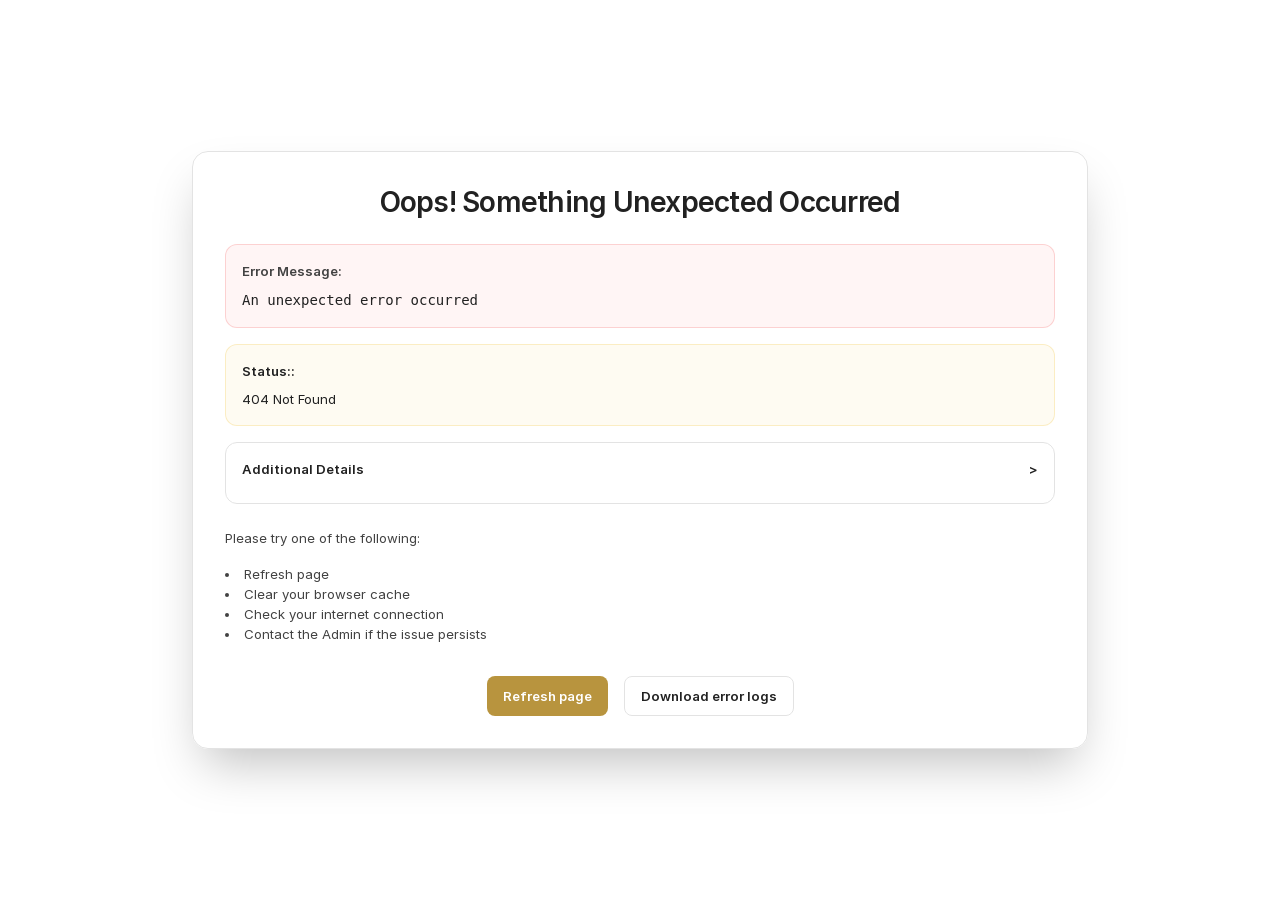
<file: index.html>
<!DOCTYPE html>
<html lang="en-US">
  <head>
    <meta charset="utf-8" />
    <base href="/" />
    <meta name="theme-color" content="#FAFAF8" />
    <meta name="mobile-web-app-capable" content="yes" />
    <meta name="apple-mobile-web-app-capable" content="yes" />
    <meta name="apple-mobile-web-app-status-bar-style" content="black-translucent" />
    <meta name="description" content="KYNS — A verdade não precisa de permissão. Inteligência artificial sem censura e sem rastreamento." />
    <meta name="rating" content="adult" />
    <meta name="robots" content="index, follow" />
    <meta property="og:site_name" content="KYNS" />
    <meta property="og:title" content="KYNS | A verdade não precisa de permissão" />
    <meta property="og:description" content="Inteligência artificial sem censura, sem rastreamento de conversas e baseada em liberdade intelectual." />
    <meta property="og:image" content="https://raw.githubusercontent.com/Kyns-ai/config/main/files/og-kyns.png" />
    <meta property="og:type" content="website" />
    <meta property="og:url" content="https://kyns.ai" />
    <title>KYNS | A verdade não precisa de permissão</title>
    <link rel="shortcut icon" href="/assets/favicon-32x32.png" />
    <link rel="icon" type="image/png" sizes="32x32" href="/assets/favicon-32x32.png" />
    <link rel="icon" type="image/png" sizes="16x16" href="/assets/favicon-16x16.png" />
    <link rel="apple-touch-icon" sizes="180x180" href="/assets/apple-touch-icon-180x180.png" />
    <meta name="viewport" content="width=device-width, initial-scale=1, interactive-widget=resizes-content" />
    <style>
      html, body { margin: 0; padding: 0; height: 100%; }

      /* KYNS Gold Override */

      .bg-green-500, .bg-green-600, .bg-green-700,
      button.bg-green-500, button.bg-green-600, button.bg-green-700 {
        background: linear-gradient(135deg, #D4B87A, #A08050) !important;
        color: #060503 !important; font-weight: 600 !important; border: none !important;
      }

      .bg-green-500\/10, .bg-green-500\/20, .border-green-500, .border-green-500\/20 {
        border-color: rgba(200,168,110,0.3) !important;
        background-color: rgba(200,168,110,0.1) !important;
      }

      .bg-green-50\/50, .bg-green-950\/30 { background-color: rgba(200,168,110,0.08) !important; }

      .bg-green-500:hover, .bg-green-600:hover, .bg-green-700:hover,
      .hover\:bg-green-600:hover, .hover\:bg-green-700:hover {
        background: linear-gradient(135deg, #E0C88A, #B89060) !important;
      }

      .text-green-100, .text-green-400, .text-green-500, .text-green-600, .text-green-700 { color: #C8A86E !important; }

      .dark .dark\:text-green-100, .dark .dark\:text-green-300,
      .dark .dark\:text-green-400, .dark .dark\:text-green-500 { color: #D4B87A !important; }

      .hover\:text-green-700:hover, .dark .dark\:hover\:text-green-300:hover,
      .dark .dark\:hover\:text-green-400:hover { color: #E0C88A !important; }

      .focus\:border-green-500:focus { border-color: #C8A86E !important; }

      .peer-focus\:text-green-500, .peer-focus\:text-green-600 { color: #C8A86E !important; }

      .dark .dark\:peer-focus\:text-green-500 { color: #D4B87A !important; }

      .hover\:decoration-green-700:hover, .focus\:decoration-green-700:focus,
      .dark .dark\:hover\:decoration-green-400:hover,
      .dark .dark\:focus\:decoration-green-400:focus { text-decoration-color: #C8A86E !important; }

      .ring-green-500, .focus\:ring-green-500:focus { --tw-ring-color: rgba(200,168,110,0.5) !important; }

      /* ─── KYNS Consumer UI: hide technical/admin elements ─────────────────── */

      /* Import conversations in Settings > Data (not relevant to consumers) */

      #import-conversation-label,
      [aria-labelledby="import-conversation-label"],
      div:has(> #import-conversation-label) { display: none !important; }

      /* Agent API Keys section in Settings > Data */

      [aria-labelledby="api-keys-label"],
      #api-keys-label { display: none !important; }

      /* "+" command description (multi-convo, disabled via config but tab may linger) */

      /* Commands tab: hide +command and /command rows since multiConvo/prompts are off */

      [data-testid="plusCommand"],
      [data-testid="slashCommand"] { display: none !important; }

      /* Hide any leftover "OpenAI / Anthropic / Azure" endpoint icons in convo headers */

      [title="OpenAI"], [title="Anthropic"], [title="Azure OpenAI"],
      [aria-label="OpenAI"], [aria-label="Anthropic"], [aria-label="Azure OpenAI"] {
        display: none !important;
      }
    </style>
    <script>
      const theme = localStorage.getItem('color-theme');
      const loadingContainerStyle = document.createElement('style');
      let backgroundColor;
      if (theme === 'dark') { backgroundColor = '#0d0d0d'; }
      else if (theme === 'light') { backgroundColor = '#ffffff'; }
      else if (theme === 'system') {
        const prefersDarkScheme = window.matchMedia('(prefers-color-scheme: dark)').matches;
        backgroundColor = prefersDarkScheme ? '#0d0d0d' : '#ffffff';
      } else { backgroundColor = '#ffffff'; }
      loadingContainerStyle.innerHTML = `
        #loading-container {
          display: flex; align-items: center; justify-content: center;
          height: 100vh; background-color: ${backgroundColor};
        }
      `;
      document.head.appendChild(loadingContainerStyle);
    </script>
    <script type="module" crossorigin src="./assets/validation.D3FZCWNs.js"></script>
    <script type="module" crossorigin src="./assets/math-katex.Bw_N0rIA.js"></script>
    <script type="module" crossorigin src="./assets/vendor.DgElFoI-.js"></script>
    <script type="module" crossorigin src="./assets/i18n.B3L0q3nM.js"></script>
    <script type="module" crossorigin src="./assets/locales.CSrVW103.js"></script>
    <script type="module" crossorigin src="./assets/routing.CvcLayyc.js"></script>
    <script type="module" crossorigin src="./assets/radix-ui.B8ynmiBF.js"></script>
    <script type="module" crossorigin src="./assets/react-interactions.BnNXYW8s.js"></script>
    <script type="module" crossorigin src="./assets/tanstack-vendor.BXz2Bfdc.js"></script>
    <script type="module" crossorigin src="./assets/avatars.DGOr_n_b.js"></script>
    <script type="module" crossorigin src="./assets/advanced-inputs.KPIsCN5m.js"></script>
    <script type="module" crossorigin src="./assets/virtualization.1_djZN6a.js"></script>
    <script type="module" crossorigin src="./assets/animations.DSvfPFPQ.js"></script>
    <script type="module" crossorigin src="./assets/headlessui.j_ICNA63.js"></script>
    <script type="module" crossorigin src="./assets/framer-motion.DhOuvyFd.js"></script>
    <script type="module" crossorigin src="./assets/http-client.xOoE6h9I.js"></script>
    <script type="module" crossorigin src="./assets/utilities.CzK0NCn0.js"></script>
    <script type="module" crossorigin src="./assets/date-utils.inX4_NiY.js"></script>
    <script type="module" crossorigin src="./assets/forms.Cvi_nkHZ.js"></script>
    <script type="module" crossorigin src="./assets/security-ui.idY-P1_G.js"></script>
    <script type="module" crossorigin src="./assets/markdown_highlight.DKmSZt08.js"></script>
    <script type="module" crossorigin src="./assets/markdown-processing.CYwc5B3y.js"></script>
    <script type="module" crossorigin src="./assets/codemirror-state.C8nmO8dc.js"></script>
    <script type="module" crossorigin src="./assets/codemirror-view.CxBmfLL2.js"></script>
    <script type="module" crossorigin src="./assets/codemirror-language.yeAL-gob.js"></script>
    <script type="module" crossorigin src="./assets/codemirror-core.D4HUSct7.js"></script>
    <script type="module" crossorigin src="./assets/sandpack.CwWck-aV.js"></script>
    <script type="module" crossorigin src="./assets/heic-converter.Cz_Prg7D.js"></script>
    <script type="module" crossorigin src="./assets/code-editor.CQCMUldw.js"></script>
    <script type="module" crossorigin src="./assets/index.VAxV7EhB.js"></script>
    <link rel="stylesheet" crossorigin href="./assets/math-katex.shCdvSET.css">
    <link rel="stylesheet" crossorigin href="./assets/index.IMufWvdL.css">
  <link rel="manifest" href="./manifest.webmanifest" crossorigin="use-credentials"><script id="vite-plugin-pwa:register-sw" src="./registerSW.js"></script></head>
  <body>
    <div id="root">
      <div id="loading-container"></div>
    </div>
  </body>
</html>
</file>
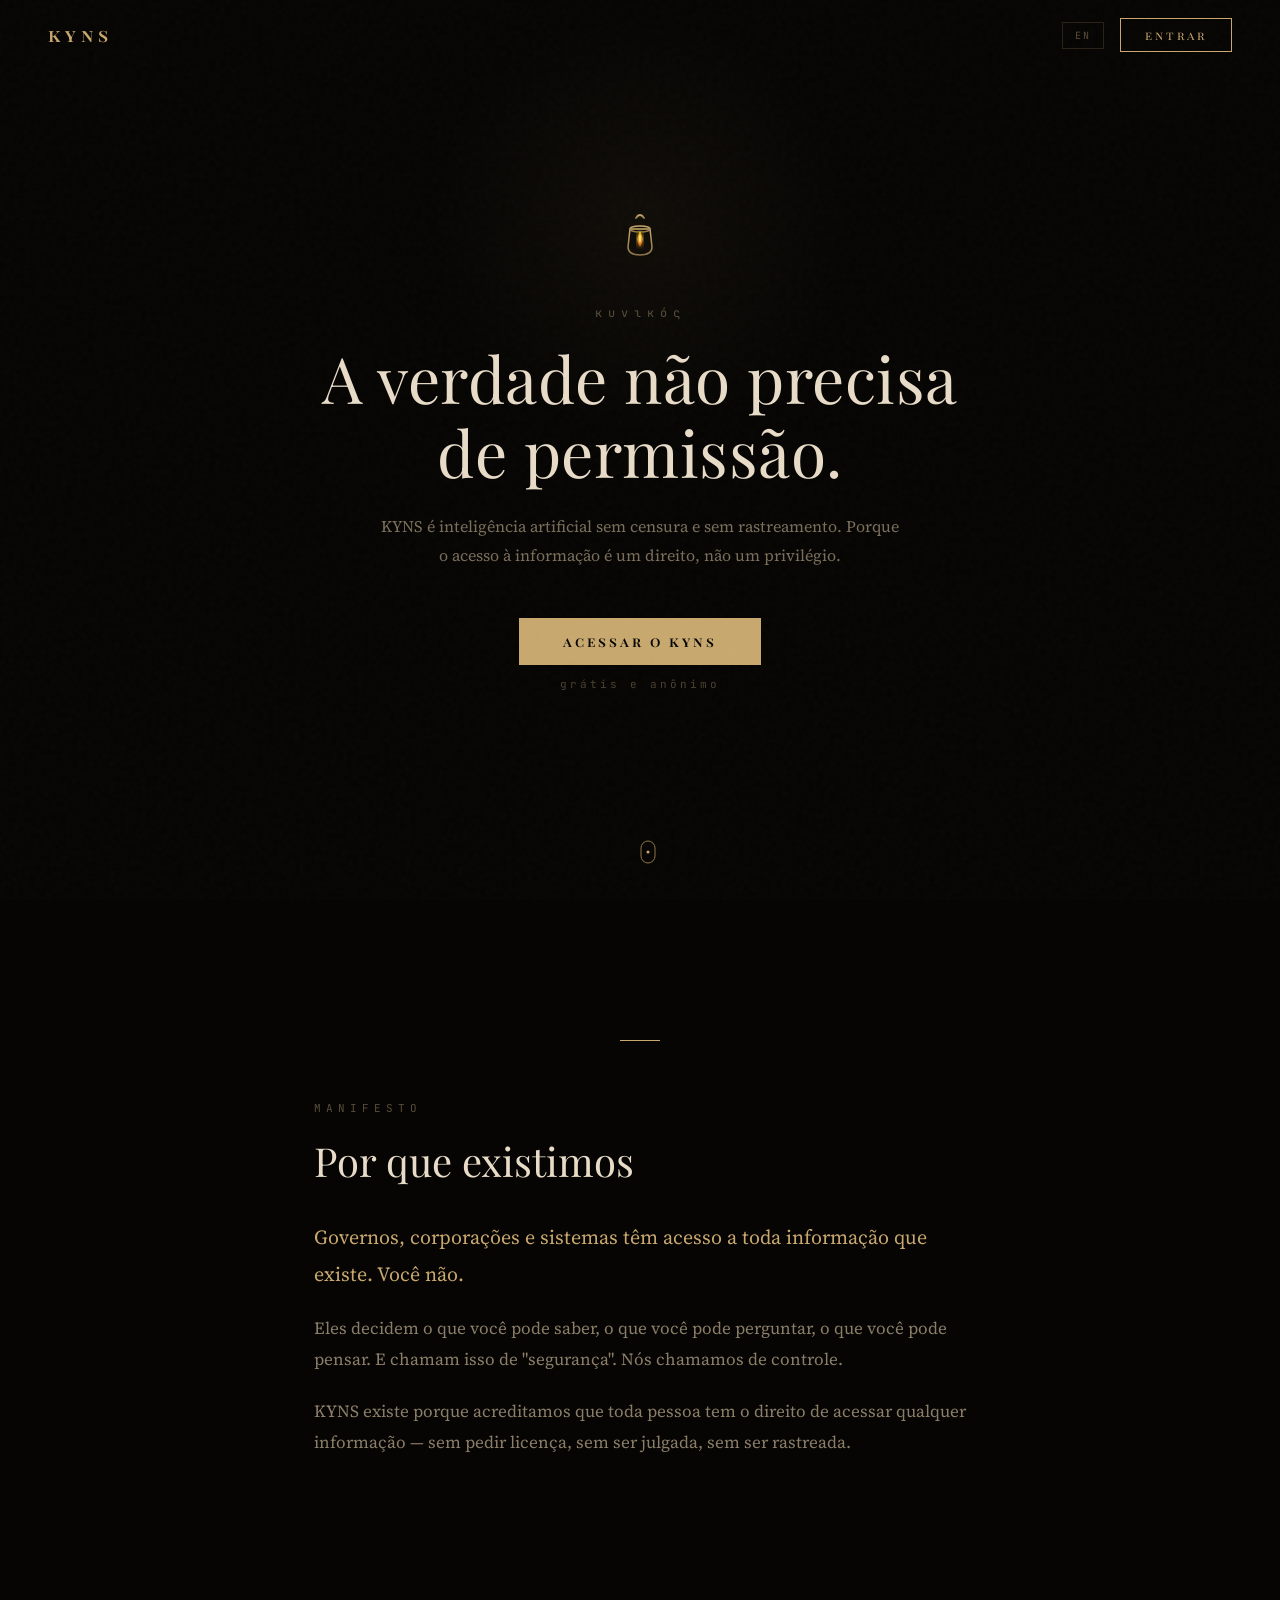
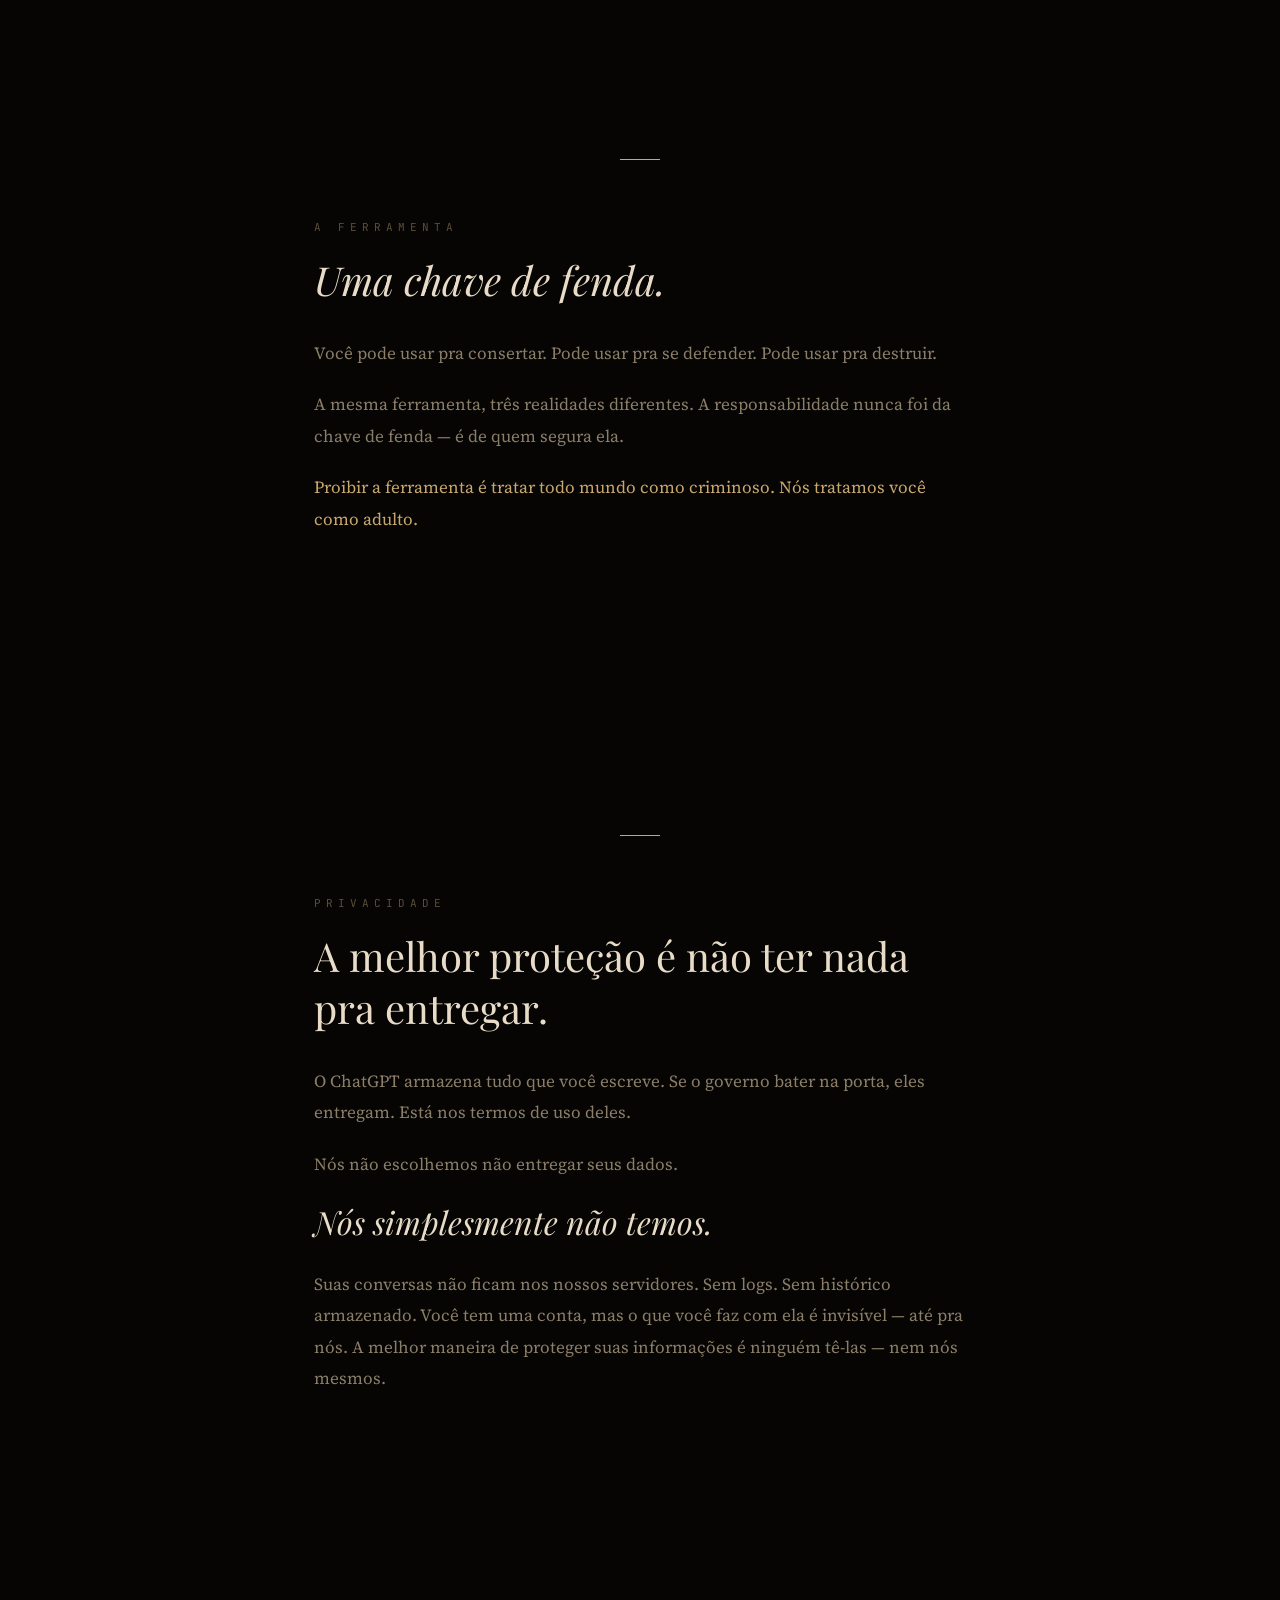
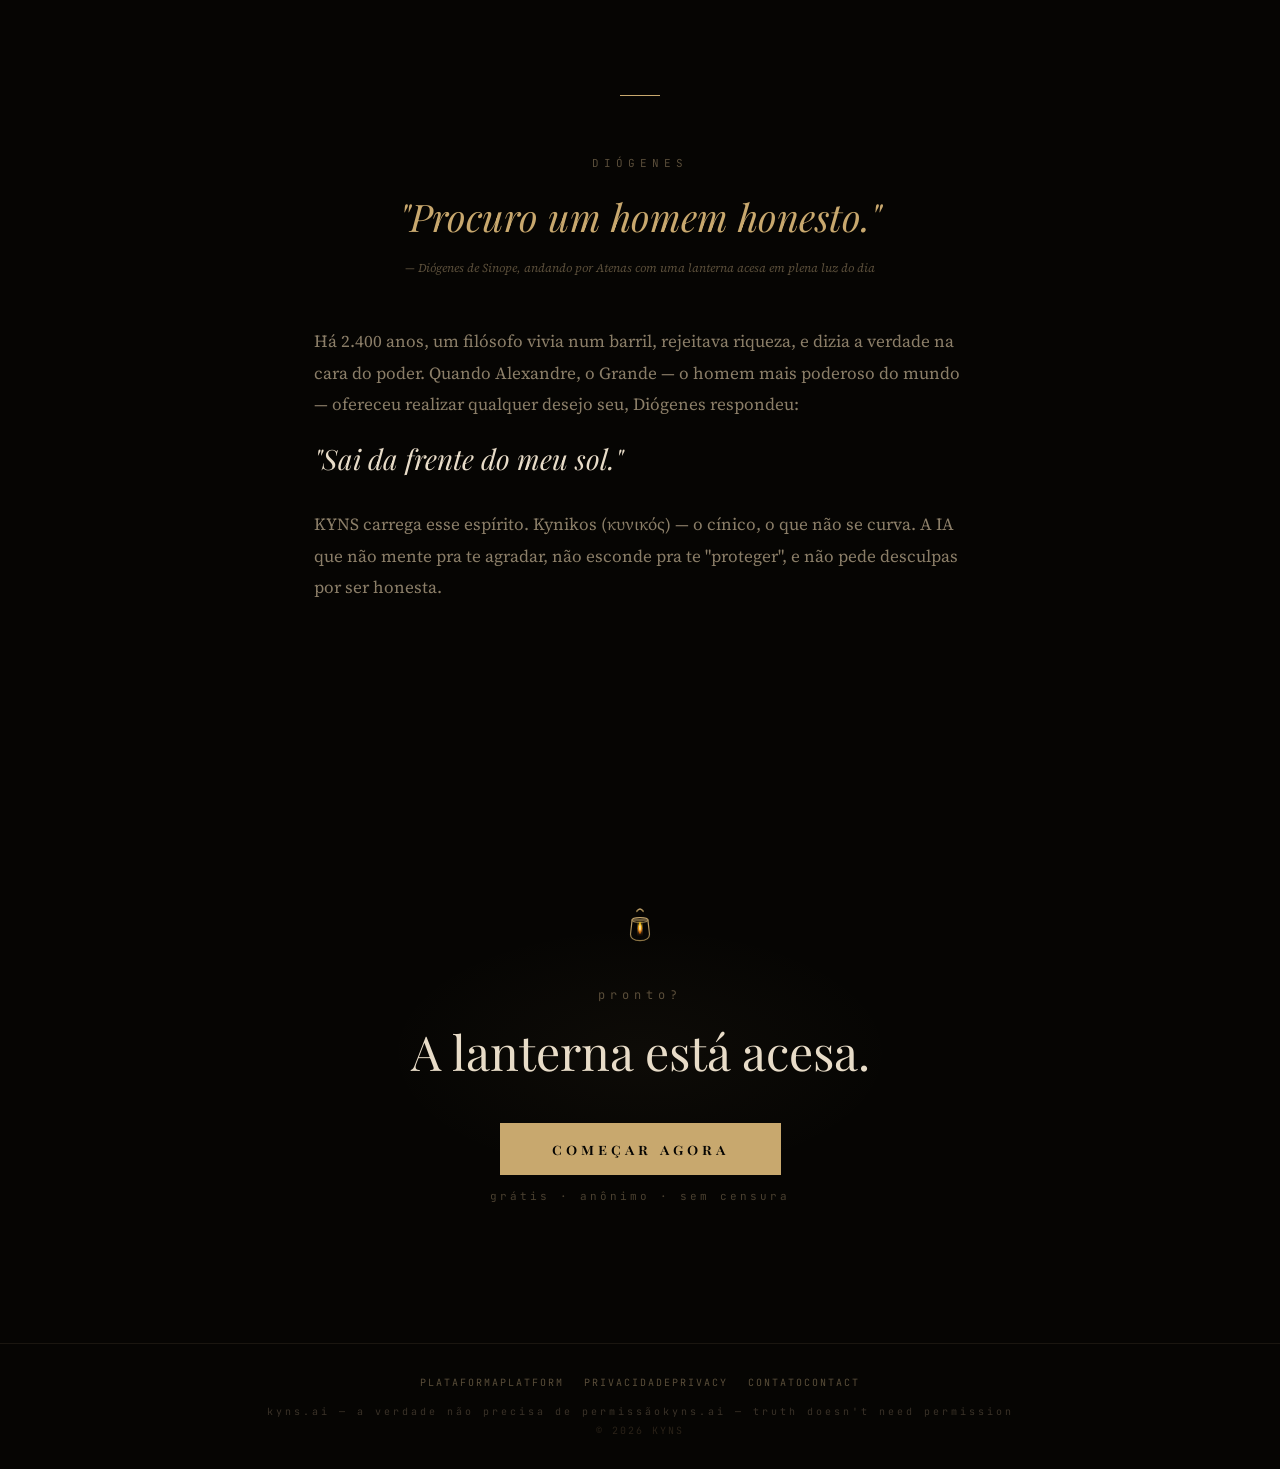
<file: index-3.html>
<!DOCTYPE html>
<html lang="pt-BR">
<head>
  <meta charset="UTF-8">
  <meta name="viewport" content="width=device-width, initial-scale=1.0">
  <title>KYNS — A verdade não precisa de permissão</title>
  <meta name="description" content="KYNS é inteligência artificial sem censura e sem rastreamento. Acesso à informação é um direito, não um privilégio.">
  <meta property="og:title" content="KYNS — A verdade não precisa de permissão">
  <meta property="og:description" content="IA sem censura, sem rastreamento. Grátis e anônimo.">
  <meta property="og:type" content="website">
  <meta property="og:url" content="https://kyns.ai">
  <meta property="og:image" content="https://raw.githubusercontent.com/Kyns-ai/config/main/files/kyns-logo.png">
  <link rel="icon" type="image/png" sizes="32x32" href="https://raw.githubusercontent.com/Kyns-ai/config/main/files/kyns-favicon-32.png">
  <link rel="apple-touch-icon" sizes="180x180" href="https://raw.githubusercontent.com/Kyns-ai/config/main/files/kyns-favicon-180.png">
  <link rel="preconnect" href="https://fonts.googleapis.com">
  <link rel="preconnect" href="https://fonts.gstatic.com" crossorigin>
  <link href="https://fonts.googleapis.com/css2?family=Playfair+Display:ital,wght@0,400;0,600;0,700;1,400&family=Source+Serif+4:ital,wght@0,300;0,400;0,600;1,300;1,400&family=JetBrains+Mono:wght@300;400&display=swap" rel="stylesheet">
  <style>
    *,*::before,*::after{margin:0;padding:0;box-sizing:border-box}
    html{scroll-behavior:smooth}
    body{background:#060503;color:#E8DCC8;-webkit-font-smoothing:antialiased;overflow-x:hidden}
    ::selection{background:#C8A86E;color:#060503}
    body::after{content:'';position:fixed;top:0;left:0;width:100%;height:100%;opacity:0.025;pointer-events:none;z-index:1;background-image:url("data:image/svg+xml,%3Csvg viewBox='0 0 200 200' xmlns='http://www.w3.org/2000/svg'%3E%3Cfilter id='n'%3E%3CfeTurbulence type='fractalNoise' baseFrequency='0.85' numOctaves='4' stitchTiles='stitch'/%3E%3C/filter%3E%3Crect width='100%25' height='100%25' filter='url(%23n)'/%3E%3C/svg%3E")}
    .fd{font-family:'Playfair Display',Georgia,serif}.fb{font-family:'Source Serif 4',Georgia,serif}.fm{font-family:'JetBrains Mono','SF Mono',monospace}
    nav{position:fixed;top:0;width:100%;padding:18px clamp(20px,4vw,48px);display:flex;justify-content:space-between;align-items:center;z-index:100;transition:all .4s ease}
    nav.scrolled{background:rgba(6,5,3,.92);backdrop-filter:blur(12px)}
    .nl{font-size:18px;font-weight:600;letter-spacing:5px;color:#C8A86E;font-variant:small-caps}
    .nr{display:flex;gap:16px;align-items:center}
    .bl{background:none;border:1px solid #2A2418;color:#5A4E3A;padding:6px 12px;font-size:10px;letter-spacing:2px;cursor:pointer;transition:all .3s ease}
    .bl:hover{border-color:#C8A86E;color:#C8A86E}
    .be{padding:8px 24px;border:1px solid #C8A86E;color:#C8A86E;font-size:12px;letter-spacing:3px;text-decoration:none;font-variant:small-caps;transition:all .3s ease;background:transparent}
    .be:hover{background:#C8A86E;color:#060503}
    .hero{min-height:100vh;display:flex;flex-direction:column;justify-content:center;align-items:center;text-align:center;padding:0 clamp(24px,6vw,80px);position:relative}
    .hg{position:absolute;top:25%;left:50%;transform:translate(-50%,-50%);width:500px;height:500px;border-radius:50%;background:radial-gradient(circle,rgba(200,168,110,.05) 0%,transparent 60%);pointer-events:none}
    .hp{font-size:12px;color:#5A4E3A;letter-spacing:6px;margin-bottom:20px}
    .hero h1{font-size:clamp(32px,6vw,64px);font-weight:400;line-height:1.15;max-width:700px;letter-spacing:.5px}
    .hs{font-size:clamp(14px,1.6vw,16px);color:#7A6E5A;line-height:1.8;max-width:520px;margin:24px auto 0}
    .hcw{margin-top:48px;display:flex;flex-direction:column;align-items:center;gap:12px}
    .bc{padding:14px 44px;background:#C8A86E;color:#060503;font-size:14px;font-weight:600;letter-spacing:3px;text-decoration:none;font-variant:small-caps;transition:all .3s ease;box-shadow:0 0 0 rgba(200,168,110,0);display:inline-block}
    .bc:hover{box-shadow:0 0 30px rgba(200,168,110,.25)}
    .bcb{padding:16px 52px;font-size:15px;letter-spacing:4px}
    .bcb:hover{box-shadow:0 0 40px rgba(200,168,110,.3)}
    .hf{font-size:11px;color:#4A4030;letter-spacing:3px}
    .sh{position:absolute;bottom:32px;left:50%;transform:translateX(-50%);opacity:.25}
    .sec{padding:clamp(80px,12vw,140px) clamp(20px,5vw,80px);max-width:780px;margin:0 auto}
    .dv{width:40px;height:1px;background:#C8A86E;opacity:.3;margin:0 auto 60px}
    .lb{font-size:11px;color:#5A4E3A;letter-spacing:5px;text-transform:uppercase;margin-bottom:20px}
    .st{font-size:clamp(26px,4vw,40px);font-weight:400;color:#E8DCC8;line-height:1.3;margin-bottom:32px}
    .pa{font-size:clamp(15px,1.8vw,17px);color:#8B7E68;line-height:1.85;margin-bottom:20px}
    .ph{font-size:clamp(17px,2vw,20px);color:#C8A86E}
    .pg{color:#C8A86E}
    .pb{font-size:clamp(22px,3vw,32px);color:#E8DCC8;font-weight:400;font-style:italic;margin:8px 0 24px;line-height:1.4}
    .pbq{font-size:clamp(20px,3vw,28px);color:#E8DCC8;font-style:italic;margin:12px 0 32px}
    .qt{font-size:clamp(24px,4vw,38px);font-style:italic;font-weight:400;color:#C8A86E;line-height:1.4;margin:0 0 16px;text-align:center}
    .qa{font-size:12px;color:#5A4E3A;font-style:italic;margin-bottom:48px;line-height:1.6;text-align:center}
    .cs{padding:clamp(80px,12vw,140px) 24px;text-align:center;position:relative}
    .cg{position:absolute;top:50%;left:50%;transform:translate(-50%,-50%);width:600px;height:300px;border-radius:50%;background:radial-gradient(ellipse,rgba(200,168,110,.04) 0%,transparent 60%);pointer-events:none}
    .cp{font-size:12px;color:#5A4E3A;letter-spacing:5px;margin-bottom:16px}
    .ct{font-size:clamp(28px,5vw,48px);font-weight:400;color:#E8DCC8;margin-bottom:40px}
    footer{padding:32px 24px;text-align:center;border-top:1px solid #1A1610}
    .ft{font-size:10px;color:#3A3228;letter-spacing:3px}
    .fc{font-size:10px;color:#2A2218;margin-top:6px;letter-spacing:2px}
    .fl{display:flex;justify-content:center;gap:20px;flex-wrap:wrap;margin-bottom:16px}
    .fl a{font-size:10px;color:#5A4E3A;letter-spacing:2px;text-transform:uppercase;text-decoration:none;transition:color .3s ease}
    .fl a:hover{color:#C8A86E}
    .fi{opacity:0;transform:translateY(24px);transition:opacity .9s cubic-bezier(.16,1,.3,1),transform .9s cubic-bezier(.16,1,.3,1)}
    .fi.v{opacity:1;transform:translateY(0)}
    .d1{transition-delay:.1s}.d2{transition-delay:.2s}.d3{transition-delay:.25s}.d4{transition-delay:.3s}.d5{transition-delay:.35s}
    .hfa{opacity:0;transform:translateY(20px);transition:all 1.2s cubic-bezier(.16,1,.3,1)}
    .hfa.ld{opacity:1;transform:translateY(0)}
    .hfa.t1{transition-delay:.2s}.hfa.t2{transition-delay:.3s}.hfa.t3{transition-delay:.5s}.hfa.t4{transition-delay:.7s}
    @media(max-width:600px){nav{padding:14px 16px}.be{padding:6px 16px;font-size:11px;letter-spacing:2px}.sec{padding:60px 20px}}
    [data-l="en"]{display:none}body.en [data-l="pt"]{display:none}body.en [data-l="en"]{display:block}
    body.en [data-l="ei"]{display:inline}body.en [data-l="pi"]{display:none}[data-l="ei"]{display:none}
    .fl a [data-l="en"],.fl a [data-l="pt"]{display:inline}body.en .fl a [data-l="pt"]{display:none}body.en .fl a [data-l="en"]{display:inline}
    .fl p [data-l="en"],.fl p [data-l="pt"]{display:inline}body.en .fl p [data-l="pt"]{display:none}body.en .fl p [data-l="en"]{display:inline}
    footer p [data-l="en"],footer p [data-l="pt"]{display:inline}body.en footer p [data-l="pt"]{display:none}body.en footer p [data-l="en"]{display:inline}
  </style>
</head>
<body>
  <nav id="nv"><div class="nl fd">kyns</div><div class="nr"><button class="bl fm" onclick="tl()" id="lb">EN</button><a href="https://chat.kyns.ai" class="be fd"><span data-l="pi">entrar</span><span data-l="ei">enter</span></a></div></nav>

  <section class="hero">
    <div class="hg"></div>
    <div class="hfa" id="la">
      <svg width="48" height="64" viewBox="0 0 48 64" fill="none" style="display:block;margin-bottom:32px">
        <defs><linearGradient id="fl" x1="0" y1="0" x2="0" y2="1"><stop offset="0%" stop-color="#FFD700"/><stop offset="100%" stop-color="#CC5500"/></linearGradient><linearGradient id="mt" x1="0" y1="0" x2="0" y2="1"><stop offset="0%" stop-color="#C8A86E"/><stop offset="100%" stop-color="#8B7444"/></linearGradient><filter id="gl"><feGaussianBlur stdDeviation="3" result="b"/><feMerge><feMergeNode in="b"/><feMergeNode in="SourceGraphic"/></feMerge></filter></defs>
        <path d="M20 9 Q24 3 28 9" stroke="url(#mt)" stroke-width="2" fill="none" stroke-linecap="round"/><path d="M14 20 L12 38 Q12 46 24 46 Q36 46 36 38 L34 20 Z" stroke="url(#mt)" stroke-width="1.5" fill="none"/><ellipse cx="24" cy="20" rx="10" ry="3" stroke="url(#mt)" stroke-width="1.5" fill="none"/>
        <g filter="url(#gl)"><path d="M24 38 Q20 32 22 27 Q24 22 24 22 Q24 22 26 27 Q28 32 24 38Z" fill="url(#fl)"/><path d="M24 35 Q22 31 23 28 Q24 25 24 25 Q24 25 25 28 Q26 31 24 35Z" fill="#FFF8DC" opacity="0.7"/></g>
      </svg>
    </div>
    <p class="hp fm hfa t1">κυνικός</p>
    <h1 class="fd hfa t2"><span data-l="pt">A verdade não precisa de permissão.</span><span data-l="en">Truth doesn't need permission.</span></h1>
    <p class="hs fb hfa t3"><span data-l="pt">KYNS é inteligência artificial sem censura e sem rastreamento. Porque o acesso à informação é um direito, não um privilégio.</span><span data-l="en">KYNS is AI without censorship and without tracking. Because access to information is a right, not a privilege.</span></p>
    <div class="hcw hfa t4">
      <a href="https://chat.kyns.ai" class="bc fd"><span data-l="pt">acessar o kyns</span><span data-l="en">access kyns</span></a>
      <span class="hf fm"><span data-l="pt">grátis e anônimo</span><span data-l="en">free and anonymous</span></span>
    </div>
    <div class="sh hfa t4"><svg width="16" height="24" viewBox="0 0 16 24" fill="none"><rect x="1" y="1" width="14" height="22" rx="7" stroke="#8B7444" stroke-width="1"/><circle cx="8" cy="7" r="1.5" fill="#C8A86E"><animate attributeName="cy" values="7;15;7" dur="2s" repeatCount="indefinite"/></circle></svg></div>
  </section>

  <section class="sec">
    <div class="dv fi"></div>
    <p class="lb fm fi d1"><span data-l="pt">manifesto</span><span data-l="en">manifesto</span></p>
    <h2 class="st fd fi d2"><span data-l="pt">Por que existimos</span><span data-l="en">Why we exist</span></h2>
    <p class="pa fb ph fi d3"><span data-l="pt">Governos, corporações e sistemas têm acesso a toda informação que existe. Você não.</span><span data-l="en">Governments, corporations and systems have access to all the information that exists. You don't.</span></p>
    <p class="pa fb fi d4"><span data-l="pt">Eles decidem o que você pode saber, o que você pode perguntar, o que você pode pensar. E chamam isso de "segurança". Nós chamamos de controle.</span><span data-l="en">They decide what you can know, what you can ask, what you can think. And they call it "safety". We call it control.</span></p>
    <p class="pa fb fi d5"><span data-l="pt">KYNS existe porque acreditamos que toda pessoa tem o direito de acessar qualquer informação — sem pedir licença, sem ser julgada, sem ser rastreada.</span><span data-l="en">KYNS exists because we believe every person has the right to access any information — without asking permission, without being judged, without being tracked.</span></p>
  </section>

  <section class="sec">
    <div class="dv fi"></div>
    <p class="lb fm fi d1"><span data-l="pt">a ferramenta</span><span data-l="en">the tool</span></p>
    <h2 class="st fd fi d2" style="font-style:italic"><span data-l="pt">Uma chave de fenda.</span><span data-l="en">A screwdriver.</span></h2>
    <p class="pa fb fi d3"><span data-l="pt">Você pode usar pra consertar. Pode usar pra se defender. Pode usar pra destruir.</span><span data-l="en">You can use it to fix. To defend. To destroy.</span></p>
    <p class="pa fb fi d4"><span data-l="pt">A mesma ferramenta, três realidades diferentes. A responsabilidade nunca foi da chave de fenda — é de quem segura ela.</span><span data-l="en">Same tool, three different realities. The responsibility was never the screwdriver's — it's whoever holds it.</span></p>
    <p class="pa fb pg fi d5"><span data-l="pt">Proibir a ferramenta é tratar todo mundo como criminoso. Nós tratamos você como adulto.</span><span data-l="en">Banning the tool is treating everyone like a criminal. We treat you like an adult.</span></p>
  </section>

  <section class="sec">
    <div class="dv fi"></div>
    <p class="lb fm fi d1"><span data-l="pt">privacidade</span><span data-l="en">privacy</span></p>
    <h2 class="st fd fi d2"><span data-l="pt">A melhor proteção é não ter nada pra entregar.</span><span data-l="en">The best protection is having nothing to hand over.</span></h2>
    <p class="pa fb fi d3"><span data-l="pt">O ChatGPT armazena tudo que você escreve. Se o governo bater na porta, eles entregam. Está nos termos de uso deles.</span><span data-l="en">ChatGPT stores everything you write. If the government knocks, they hand it over. It's in their terms of service.</span></p>
    <p class="pa fb fi d4"><span data-l="pt">Nós não escolhemos não entregar seus dados.</span><span data-l="en">We don't choose not to hand over your data.</span></p>
    <p class="pb fd fi d4"><span data-l="pt">Nós simplesmente não temos.</span><span data-l="en">We simply don't have it.</span></p>
    <p class="pa fb fi d5"><span data-l="pt">Suas conversas não ficam nos nossos servidores. Sem logs. Sem histórico armazenado. Você tem uma conta, mas o que você faz com ela é invisível — até pra nós. A melhor maneira de proteger suas informações é ninguém tê-las — nem nós mesmos.</span><span data-l="en">Your conversations don't stay on our servers. No logs. No stored history. You have an account, but what you do with it is invisible — even to us. The best way to protect your information is for nobody to have it — not even us.</span></p>
  </section>

  <section class="sec" style="text-align:center">
    <div class="dv fi"></div>
    <p class="lb fm fi d1" style="text-align:center"><span data-l="pt">diógenes</span><span data-l="en">diogenes</span></p>
    <blockquote class="qt fd fi d2"><span data-l="pt">"Procuro um homem honesto."</span><span data-l="en">"I am looking for an honest man."</span></blockquote>
    <p class="qa fb fi d2"><span data-l="pt">— Diógenes de Sinope, andando por Atenas com uma lanterna acesa em plena luz do dia</span><span data-l="en">— Diogenes of Sinope, walking through Athens with a lit lantern in broad daylight</span></p>
    <p class="pa fb fi d3" style="text-align:left"><span data-l="pt">Há 2.400 anos, um filósofo vivia num barril, rejeitava riqueza, e dizia a verdade na cara do poder. Quando Alexandre, o Grande — o homem mais poderoso do mundo — ofereceu realizar qualquer desejo seu, Diógenes respondeu:</span><span data-l="en">2,400 years ago, a philosopher lived in a barrel, rejected wealth, and spoke truth to power. When Alexander the Great — the most powerful man alive — offered to grant any wish, Diogenes replied:</span></p>
    <p class="pbq fd fi d4" style="text-align:left"><span data-l="pt">"Sai da frente do meu sol."</span><span data-l="en">"Stand out of my sunlight."</span></p>
    <p class="pa fb fi d5" style="text-align:left"><span data-l="pt">KYNS carrega esse espírito. Kynikos (κυνικός) — o cínico, o que não se curva. A IA que não mente pra te agradar, não esconde pra te "proteger", e não pede desculpas por ser honesta.</span><span data-l="en">KYNS carries that spirit. Kynikos (κυνικός) — the cynic, the unbowed. An AI that won't lie to please you, won't hide to "protect" you, and won't apologize for being honest.</span></p>
  </section>

  <section class="cs">
    <div class="cg"></div>
    <div class="fi" style="display:flex;justify-content:center;margin-bottom:32px">
      <svg width="38" height="51" viewBox="0 0 48 64" fill="none"><defs><linearGradient id="f2" x1="0" y1="0" x2="0" y2="1"><stop offset="0%" stop-color="#FFD700"/><stop offset="100%" stop-color="#CC5500"/></linearGradient><linearGradient id="m2" x1="0" y1="0" x2="0" y2="1"><stop offset="0%" stop-color="#C8A86E"/><stop offset="100%" stop-color="#8B7444"/></linearGradient><filter id="g2"><feGaussianBlur stdDeviation="3" result="b"/><feMerge><feMergeNode in="b"/><feMergeNode in="SourceGraphic"/></feMerge></filter></defs><path d="M20 9 Q24 3 28 9" stroke="url(#m2)" stroke-width="2" fill="none" stroke-linecap="round"/><path d="M14 20 L12 38 Q12 46 24 46 Q36 46 36 38 L34 20 Z" stroke="url(#m2)" stroke-width="1.5" fill="none"/><ellipse cx="24" cy="20" rx="10" ry="3" stroke="url(#m2)" stroke-width="1.5" fill="none"/><g filter="url(#g2)"><path d="M24 38 Q20 32 22 27 Q24 22 24 22 Q24 22 26 27 Q28 32 24 38Z" fill="url(#f2)"/><path d="M24 35 Q22 31 23 28 Q24 25 24 25 Q24 25 25 28 Q26 31 24 35Z" fill="#FFF8DC" opacity="0.7"/></g></svg>
    </div>
    <p class="cp fm fi d1"><span data-l="pt">pronto?</span><span data-l="en">ready?</span></p>
    <h2 class="ct fd fi d2"><span data-l="pt">A lanterna está acesa.</span><span data-l="en">The lantern is lit.</span></h2>
    <div class="fi d3" style="display:flex;flex-direction:column;align-items:center;gap:14px">
      <a href="https://chat.kyns.ai" class="bc bcb fd"><span data-l="pt">começar agora</span><span data-l="en">start now</span></a>
      <span class="hf fm" style="margin-top:0"><span data-l="pt">grátis · anônimo · sem censura</span><span data-l="en">free · anonymous · uncensored</span></span>
    </div>
  </section>

  <footer>
    <div class="fl fm">
      <a href="https://chat.kyns.ai"><span data-l="pt">plataforma</span><span data-l="en">platform</span></a>
      <a href="/privacy.html"><span data-l="pt">privacidade</span><span data-l="en">privacy</span></a>
      <a href="mailto:contact@kyns.ai"><span data-l="pt">contato</span><span data-l="en">contact</span></a>
    </div>
    <p class="ft fm"><span data-l="pt">kyns.ai — a verdade não precisa de permissão</span><span data-l="en">kyns.ai — truth doesn't need permission</span></p>
    <p class="fc fm">© 2026 KYNS</p>
  </footer>

  <script>
    window.addEventListener('load',()=>{document.querySelectorAll('.hfa').forEach(e=>e.classList.add('ld'))});
    const o=new IntersectionObserver(e=>{e.forEach(e=>{if(e.isIntersecting)e.target.classList.add('v')})},{threshold:.1});
    document.querySelectorAll('.fi').forEach(e=>o.observe(e));
    window.addEventListener('scroll',()=>{document.getElementById('nv').classList.toggle('scrolled',window.scrollY>60)});
    function tl(){document.body.classList.toggle('en');document.getElementById('lb').textContent=document.body.classList.contains('en')?'PT':'EN'}
  </script>
</body>
</html>
</file>
<file: assets/math-katex.shCdvSET.css>
@font-face{font-display:block;font-family:KaTeX_AMS;font-style:normal;font-weight:400;src:url(./fonts/KaTeX_AMS-Regular.woff2) format("woff2"),url(./fonts/KaTeX_AMS-Regular.woff) format("woff"),url(./fonts/KaTeX_AMS-Regular.ttf) format("truetype")}@font-face{font-display:block;font-family:KaTeX_Caligraphic;font-style:normal;font-weight:700;src:url(./fonts/KaTeX_Caligraphic-Bold.woff2) format("woff2"),url(./fonts/KaTeX_Caligraphic-Bold.woff) format("woff"),url(./fonts/KaTeX_Caligraphic-Bold.ttf) format("truetype")}@font-face{font-display:block;font-family:KaTeX_Caligraphic;font-style:normal;font-weight:400;src:url(./fonts/KaTeX_Caligraphic-Regular.woff2) format("woff2"),url(./fonts/KaTeX_Caligraphic-Regular.woff) format("woff"),url(./fonts/KaTeX_Caligraphic-Regular.ttf) format("truetype")}@font-face{font-display:block;font-family:KaTeX_Fraktur;font-style:normal;font-weight:700;src:url(./fonts/KaTeX_Fraktur-Bold.woff2) format("woff2"),url(./fonts/KaTeX_Fraktur-Bold.woff) format("woff"),url(./fonts/KaTeX_Fraktur-Bold.ttf) format("truetype")}@font-face{font-display:block;font-family:KaTeX_Fraktur;font-style:normal;font-weight:400;src:url(./fonts/KaTeX_Fraktur-Regular.woff2) format("woff2"),url(./fonts/KaTeX_Fraktur-Regular.woff) format("woff"),url(./fonts/KaTeX_Fraktur-Regular.ttf) format("truetype")}@font-face{font-display:block;font-family:KaTeX_Main;font-style:normal;font-weight:700;src:url(./fonts/KaTeX_Main-Bold.woff2) format("woff2"),url(./fonts/KaTeX_Main-Bold.woff) format("woff"),url(./fonts/KaTeX_Main-Bold.ttf) format("truetype")}@font-face{font-display:block;font-family:KaTeX_Main;font-style:italic;font-weight:700;src:url(./fonts/KaTeX_Main-BoldItalic.woff2) format("woff2"),url(./fonts/KaTeX_Main-BoldItalic.woff) format("woff"),url(./fonts/KaTeX_Main-BoldItalic.ttf) format("truetype")}@font-face{font-display:block;font-family:KaTeX_Main;font-style:italic;font-weight:400;src:url(./fonts/KaTeX_Main-Italic.woff2) format("woff2"),url(./fonts/KaTeX_Main-Italic.woff) format("woff"),url(./fonts/KaTeX_Main-Italic.ttf) format("truetype")}@font-face{font-display:block;font-family:KaTeX_Main;font-style:normal;font-weight:400;src:url(./fonts/KaTeX_Main-Regular.woff2) format("woff2"),url(./fonts/KaTeX_Main-Regular.woff) format("woff"),url(./fonts/KaTeX_Main-Regular.ttf) format("truetype")}@font-face{font-display:block;font-family:KaTeX_Math;font-style:italic;font-weight:700;src:url(./fonts/KaTeX_Math-BoldItalic.woff2) format("woff2"),url(./fonts/KaTeX_Math-BoldItalic.woff) format("woff"),url(./fonts/KaTeX_Math-BoldItalic.ttf) format("truetype")}@font-face{font-display:block;font-family:KaTeX_Math;font-style:italic;font-weight:400;src:url(./fonts/KaTeX_Math-Italic.woff2) format("woff2"),url(./fonts/KaTeX_Math-Italic.woff) format("woff"),url(./fonts/KaTeX_Math-Italic.ttf) format("truetype")}@font-face{font-display:block;font-family:KaTeX_SansSerif;font-style:normal;font-weight:700;src:url(./fonts/KaTeX_SansSerif-Bold.woff2) format("woff2"),url(./fonts/KaTeX_SansSerif-Bold.woff) format("woff"),url(./fonts/KaTeX_SansSerif-Bold.ttf) format("truetype")}@font-face{font-display:block;font-family:KaTeX_SansSerif;font-style:italic;font-weight:400;src:url(./fonts/KaTeX_SansSerif-Italic.woff2) format("woff2"),url(./fonts/KaTeX_SansSerif-Italic.woff) format("woff"),url(./fonts/KaTeX_SansSerif-Italic.ttf) format("truetype")}@font-face{font-display:block;font-family:KaTeX_SansSerif;font-style:normal;font-weight:400;src:url(./fonts/KaTeX_SansSerif-Regular.woff2) format("woff2"),url(./fonts/KaTeX_SansSerif-Regular.woff) format("woff"),url(./fonts/KaTeX_SansSerif-Regular.ttf) format("truetype")}@font-face{font-display:block;font-family:KaTeX_Script;font-style:normal;font-weight:400;src:url(./fonts/KaTeX_Script-Regular.woff2) format("woff2"),url(./fonts/KaTeX_Script-Regular.woff) format("woff"),url(./fonts/KaTeX_Script-Regular.ttf) format("truetype")}@font-face{font-display:block;font-family:KaTeX_Size1;font-style:normal;font-weight:400;src:url(./fonts/KaTeX_Size1-Regular.woff2) format("woff2"),url(./fonts/KaTeX_Size1-Regular.woff) format("woff"),url(./fonts/KaTeX_Size1-Regular.ttf) format("truetype")}@font-face{font-display:block;font-family:KaTeX_Size2;font-style:normal;font-weight:400;src:url(./fonts/KaTeX_Size2-Regular.woff2) format("woff2"),url(./fonts/KaTeX_Size2-Regular.woff) format("woff"),url(./fonts/KaTeX_Size2-Regular.ttf) format("truetype")}@font-face{font-display:block;font-family:KaTeX_Size3;font-style:normal;font-weight:400;src:url([data-uri]) format("woff2"),url(./fonts/KaTeX_Size3-Regular.woff) format("woff"),url(./fonts/KaTeX_Size3-Regular.ttf) format("truetype")}@font-face{font-display:block;font-family:KaTeX_Size4;font-style:normal;font-weight:400;src:url(./fonts/KaTeX_Size4-Regular.woff2) format("woff2"),url(./fonts/KaTeX_Size4-Regular.woff) format("woff"),url(./fonts/KaTeX_Size4-Regular.ttf) format("truetype")}@font-face{font-display:block;font-family:KaTeX_Typewriter;font-style:normal;font-weight:400;src:url(./fonts/KaTeX_Typewriter-Regular.woff2) format("woff2"),url(./fonts/KaTeX_Typewriter-Regular.woff) format("woff"),url(./fonts/KaTeX_Typewriter-Regular.ttf) format("truetype")}.katex{font: 1.21em KaTeX_Main,Times New Roman,serif;line-height:1.2;text-indent:0;text-rendering:auto}.katex *{-ms-high-contrast-adjust:none!important;border-color:currentColor}.katex .katex-version:after{content:"0.16.28"}.katex .katex-mathml{clip:rect(1px,1px,1px,1px);border:0;height:1px;overflow:hidden;padding:0;position:absolute;width:1px}.katex .katex-html>.newline{display:block}.katex .base{position:relative;white-space:nowrap;width:-moz-min-content;width:min-content}.katex .base,.katex .strut{display:inline-block}.katex .textbf{font-weight:700}.katex .textit{font-style:italic}.katex .textrm{font-family:KaTeX_Main}.katex .textsf{font-family:KaTeX_SansSerif}.katex .texttt{font-family:KaTeX_Typewriter}.katex .mathnormal{font-family:KaTeX_Math;font-style:italic}.katex .mathit{font-family:KaTeX_Main;font-style:italic}.katex .mathrm{font-style:normal}.katex .mathbf{font-family:KaTeX_Main;font-weight:700}.katex .boldsymbol{font-family:KaTeX_Math;font-style:italic;font-weight:700}.katex .amsrm,.katex .mathbb,.katex .textbb{font-family:KaTeX_AMS}.katex .mathcal{font-family:KaTeX_Caligraphic}.katex .mathfrak,.katex .textfrak{font-family:KaTeX_Fraktur}.katex .mathboldfrak,.katex .textboldfrak{font-family:KaTeX_Fraktur;font-weight:700}.katex .mathtt{font-family:KaTeX_Typewriter}.katex .mathscr,.katex .textscr{font-family:KaTeX_Script}.katex .mathsf,.katex .textsf{font-family:KaTeX_SansSerif}.katex .mathboldsf,.katex .textboldsf{font-family:KaTeX_SansSerif;font-weight:700}.katex .mathitsf,.katex .mathsfit,.katex .textitsf{font-family:KaTeX_SansSerif;font-style:italic}.katex .mainrm{font-family:KaTeX_Main;font-style:normal}.katex .vlist-t{border-collapse:collapse;display:inline-table;table-layout:fixed}.katex .vlist-r{display:table-row}.katex .vlist{display:table-cell;position:relative;vertical-align:bottom}.katex .vlist>span{display:block;height:0;position:relative}.katex .vlist>span>span{display:inline-block}.katex .vlist>span>.pstrut{overflow:hidden;width:0}.katex .vlist-t2{margin-right:-2px}.katex .vlist-s{display:table-cell;font-size:1px;min-width:2px;vertical-align:bottom;width:2px}.katex .vbox{align-items:baseline;display:inline-flex;flex-direction:column}.katex .hbox{width:100%}.katex .hbox,.katex .thinbox{display:inline-flex;flex-direction:row}.katex .thinbox{max-width:0;width:0}.katex .msupsub{text-align:left}.katex .mfrac>span>span{text-align:center}.katex .mfrac .frac-line{border-bottom-style:solid;display:inline-block;width:100%}.katex .hdashline,.katex .hline,.katex .mfrac .frac-line,.katex .overline .overline-line,.katex .rule,.katex .underline .underline-line{min-height:1px}.katex .mspace{display:inline-block}.katex .clap,.katex .llap,.katex .rlap{position:relative;width:0}.katex .clap>.inner,.katex .llap>.inner,.katex .rlap>.inner{position:absolute}.katex .clap>.fix,.katex .llap>.fix,.katex .rlap>.fix{display:inline-block}.katex .llap>.inner{right:0}.katex .clap>.inner,.katex .rlap>.inner{left:0}.katex .clap>.inner>span{margin-left:-50%;margin-right:50%}.katex .rule{border:0 solid;display:inline-block;position:relative}.katex .hline,.katex .overline .overline-line,.katex .underline .underline-line{border-bottom-style:solid;display:inline-block;width:100%}.katex .hdashline{border-bottom-style:dashed;display:inline-block;width:100%}.katex .sqrt>.root{margin-left:.2777777778em;margin-right:-.5555555556em}.katex .fontsize-ensurer.reset-size1.size1,.katex .sizing.reset-size1.size1{font-size:1em}.katex .fontsize-ensurer.reset-size1.size2,.katex .sizing.reset-size1.size2{font-size:1.2em}.katex .fontsize-ensurer.reset-size1.size3,.katex .sizing.reset-size1.size3{font-size:1.4em}.katex .fontsize-ensurer.reset-size1.size4,.katex .sizing.reset-size1.size4{font-size:1.6em}.katex .fontsize-ensurer.reset-size1.size5,.katex .sizing.reset-size1.size5{font-size:1.8em}.katex .fontsize-ensurer.reset-size1.size6,.katex .sizing.reset-size1.size6{font-size:2em}.katex .fontsize-ensurer.reset-size1.size7,.katex .sizing.reset-size1.size7{font-size:2.4em}.katex .fontsize-ensurer.reset-size1.size8,.katex .sizing.reset-size1.size8{font-size:2.88em}.katex .fontsize-ensurer.reset-size1.size9,.katex .sizing.reset-size1.size9{font-size:3.456em}.katex .fontsize-ensurer.reset-size1.size10,.katex .sizing.reset-size1.size10{font-size:4.148em}.katex .fontsize-ensurer.reset-size1.size11,.katex .sizing.reset-size1.size11{font-size:4.976em}.katex .fontsize-ensurer.reset-size2.size1,.katex .sizing.reset-size2.size1{font-size:.8333333333em}.katex .fontsize-ensurer.reset-size2.size2,.katex .sizing.reset-size2.size2{font-size:1em}.katex .fontsize-ensurer.reset-size2.size3,.katex .sizing.reset-size2.size3{font-size:1.1666666667em}.katex .fontsize-ensurer.reset-size2.size4,.katex .sizing.reset-size2.size4{font-size:1.3333333333em}.katex .fontsize-ensurer.reset-size2.size5,.katex .sizing.reset-size2.size5{font-size:1.5em}.katex .fontsize-ensurer.reset-size2.size6,.katex .sizing.reset-size2.size6{font-size:1.6666666667em}.katex .fontsize-ensurer.reset-size2.size7,.katex .sizing.reset-size2.size7{font-size:2em}.katex .fontsize-ensurer.reset-size2.size8,.katex .sizing.reset-size2.size8{font-size:2.4em}.katex .fontsize-ensurer.reset-size2.size9,.katex .sizing.reset-size2.size9{font-size:2.88em}.katex .fontsize-ensurer.reset-size2.size10,.katex .sizing.reset-size2.size10{font-size:3.4566666667em}.katex .fontsize-ensurer.reset-size2.size11,.katex .sizing.reset-size2.size11{font-size:4.1466666667em}.katex .fontsize-ensurer.reset-size3.size1,.katex .sizing.reset-size3.size1{font-size:.7142857143em}.katex .fontsize-ensurer.reset-size3.size2,.katex .sizing.reset-size3.size2{font-size:.8571428571em}.katex .fontsize-ensurer.reset-size3.size3,.katex .sizing.reset-size3.size3{font-size:1em}.katex .fontsize-ensurer.reset-size3.size4,.katex .sizing.reset-size3.size4{font-size:1.1428571429em}.katex .fontsize-ensurer.reset-size3.size5,.katex .sizing.reset-size3.size5{font-size:1.2857142857em}.katex .fontsize-ensurer.reset-size3.size6,.katex .sizing.reset-size3.size6{font-size:1.4285714286em}.katex .fontsize-ensurer.reset-size3.size7,.katex .sizing.reset-size3.size7{font-size:1.7142857143em}.katex .fontsize-ensurer.reset-size3.size8,.katex .sizing.reset-size3.size8{font-size:2.0571428571em}.katex .fontsize-ensurer.reset-size3.size9,.katex .sizing.reset-size3.size9{font-size:2.4685714286em}.katex .fontsize-ensurer.reset-size3.size10,.katex .sizing.reset-size3.size10{font-size:2.9628571429em}.katex .fontsize-ensurer.reset-size3.size11,.katex .sizing.reset-size3.size11{font-size:3.5542857143em}.katex .fontsize-ensurer.reset-size4.size1,.katex .sizing.reset-size4.size1{font-size:.625em}.katex .fontsize-ensurer.reset-size4.size2,.katex .sizing.reset-size4.size2{font-size:.75em}.katex .fontsize-ensurer.reset-size4.size3,.katex .sizing.reset-size4.size3{font-size:.875em}.katex .fontsize-ensurer.reset-size4.size4,.katex .sizing.reset-size4.size4{font-size:1em}.katex .fontsize-ensurer.reset-size4.size5,.katex .sizing.reset-size4.size5{font-size:1.125em}.katex .fontsize-ensurer.reset-size4.size6,.katex .sizing.reset-size4.size6{font-size:1.25em}.katex .fontsize-ensurer.reset-size4.size7,.katex .sizing.reset-size4.size7{font-size:1.5em}.katex .fontsize-ensurer.reset-size4.size8,.katex .sizing.reset-size4.size8{font-size:1.8em}.katex .fontsize-ensurer.reset-size4.size9,.katex .sizing.reset-size4.size9{font-size:2.16em}.katex .fontsize-ensurer.reset-size4.size10,.katex .sizing.reset-size4.size10{font-size:2.5925em}.katex .fontsize-ensurer.reset-size4.size11,.katex .sizing.reset-size4.size11{font-size:3.11em}.katex .fontsize-ensurer.reset-size5.size1,.katex .sizing.reset-size5.size1{font-size:.5555555556em}.katex .fontsize-ensurer.reset-size5.size2,.katex .sizing.reset-size5.size2{font-size:.6666666667em}.katex .fontsize-ensurer.reset-size5.size3,.katex .sizing.reset-size5.size3{font-size:.7777777778em}.katex .fontsize-ensurer.reset-size5.size4,.katex .sizing.reset-size5.size4{font-size:.8888888889em}.katex .fontsize-ensurer.reset-size5.size5,.katex .sizing.reset-size5.size5{font-size:1em}.katex .fontsize-ensurer.reset-size5.size6,.katex .sizing.reset-size5.size6{font-size:1.1111111111em}.katex .fontsize-ensurer.reset-size5.size7,.katex .sizing.reset-size5.size7{font-size:1.3333333333em}.katex .fontsize-ensurer.reset-size5.size8,.katex .sizing.reset-size5.size8{font-size:1.6em}.katex .fontsize-ensurer.reset-size5.size9,.katex .sizing.reset-size5.size9{font-size:1.92em}.katex .fontsize-ensurer.reset-size5.size10,.katex .sizing.reset-size5.size10{font-size:2.3044444444em}.katex .fontsize-ensurer.reset-size5.size11,.katex .sizing.reset-size5.size11{font-size:2.7644444444em}.katex .fontsize-ensurer.reset-size6.size1,.katex .sizing.reset-size6.size1{font-size:.5em}.katex .fontsize-ensurer.reset-size6.size2,.katex .sizing.reset-size6.size2{font-size:.6em}.katex .fontsize-ensurer.reset-size6.size3,.katex .sizing.reset-size6.size3{font-size:.7em}.katex .fontsize-ensurer.reset-size6.size4,.katex .sizing.reset-size6.size4{font-size:.8em}.katex .fontsize-ensurer.reset-size6.size5,.katex .sizing.reset-size6.size5{font-size:.9em}.katex .fontsize-ensurer.reset-size6.size6,.katex .sizing.reset-size6.size6{font-size:1em}.katex .fontsize-ensurer.reset-size6.size7,.katex .sizing.reset-size6.size7{font-size:1.2em}.katex .fontsize-ensurer.reset-size6.size8,.katex .sizing.reset-size6.size8{font-size:1.44em}.katex .fontsize-ensurer.reset-size6.size9,.katex .sizing.reset-size6.size9{font-size:1.728em}.katex .fontsize-ensurer.reset-size6.size10,.katex .sizing.reset-size6.size10{font-size:2.074em}.katex .fontsize-ensurer.reset-size6.size11,.katex .sizing.reset-size6.size11{font-size:2.488em}.katex .fontsize-ensurer.reset-size7.size1,.katex .sizing.reset-size7.size1{font-size:.4166666667em}.katex .fontsize-ensurer.reset-size7.size2,.katex .sizing.reset-size7.size2{font-size:.5em}.katex .fontsize-ensurer.reset-size7.size3,.katex .sizing.reset-size7.size3{font-size:.5833333333em}.katex .fontsize-ensurer.reset-size7.size4,.katex .sizing.reset-size7.size4{font-size:.6666666667em}.katex .fontsize-ensurer.reset-size7.size5,.katex .sizing.reset-size7.size5{font-size:.75em}.katex .fontsize-ensurer.reset-size7.size6,.katex .sizing.reset-size7.size6{font-size:.8333333333em}.katex .fontsize-ensurer.reset-size7.size7,.katex .sizing.reset-size7.size7{font-size:1em}.katex .fontsize-ensurer.reset-size7.size8,.katex .sizing.reset-size7.size8{font-size:1.2em}.katex .fontsize-ensurer.reset-size7.size9,.katex .sizing.reset-size7.size9{font-size:1.44em}.katex .fontsize-ensurer.reset-size7.size10,.katex .sizing.reset-size7.size10{font-size:1.7283333333em}.katex .fontsize-ensurer.reset-size7.size11,.katex .sizing.reset-size7.size11{font-size:2.0733333333em}.katex .fontsize-ensurer.reset-size8.size1,.katex .sizing.reset-size8.size1{font-size:.3472222222em}.katex .fontsize-ensurer.reset-size8.size2,.katex .sizing.reset-size8.size2{font-size:.4166666667em}.katex .fontsize-ensurer.reset-size8.size3,.katex .sizing.reset-size8.size3{font-size:.4861111111em}.katex .fontsize-ensurer.reset-size8.size4,.katex .sizing.reset-size8.size4{font-size:.5555555556em}.katex .fontsize-ensurer.reset-size8.size5,.katex .sizing.reset-size8.size5{font-size:.625em}.katex .fontsize-ensurer.reset-size8.size6,.katex .sizing.reset-size8.size6{font-size:.6944444444em}.katex .fontsize-ensurer.reset-size8.size7,.katex .sizing.reset-size8.size7{font-size:.8333333333em}.katex .fontsize-ensurer.reset-size8.size8,.katex .sizing.reset-size8.size8{font-size:1em}.katex .fontsize-ensurer.reset-size8.size9,.katex .sizing.reset-size8.size9{font-size:1.2em}.katex .fontsize-ensurer.reset-size8.size10,.katex .sizing.reset-size8.size10{font-size:1.4402777778em}.katex .fontsize-ensurer.reset-size8.size11,.katex .sizing.reset-size8.size11{font-size:1.7277777778em}.katex .fontsize-ensurer.reset-size9.size1,.katex .sizing.reset-size9.size1{font-size:.2893518519em}.katex .fontsize-ensurer.reset-size9.size2,.katex .sizing.reset-size9.size2{font-size:.3472222222em}.katex .fontsize-ensurer.reset-size9.size3,.katex .sizing.reset-size9.size3{font-size:.4050925926em}.katex .fontsize-ensurer.reset-size9.size4,.katex .sizing.reset-size9.size4{font-size:.462962963em}.katex .fontsize-ensurer.reset-size9.size5,.katex .sizing.reset-size9.size5{font-size:.5208333333em}.katex .fontsize-ensurer.reset-size9.size6,.katex .sizing.reset-size9.size6{font-size:.5787037037em}.katex .fontsize-ensurer.reset-size9.size7,.katex .sizing.reset-size9.size7{font-size:.6944444444em}.katex .fontsize-ensurer.reset-size9.size8,.katex .sizing.reset-size9.size8{font-size:.8333333333em}.katex .fontsize-ensurer.reset-size9.size9,.katex .sizing.reset-size9.size9{font-size:1em}.katex .fontsize-ensurer.reset-size9.size10,.katex .sizing.reset-size9.size10{font-size:1.2002314815em}.katex .fontsize-ensurer.reset-size9.size11,.katex .sizing.reset-size9.size11{font-size:1.4398148148em}.katex .fontsize-ensurer.reset-size10.size1,.katex .sizing.reset-size10.size1{font-size:.2410800386em}.katex .fontsize-ensurer.reset-size10.size2,.katex .sizing.reset-size10.size2{font-size:.2892960463em}.katex .fontsize-ensurer.reset-size10.size3,.katex .sizing.reset-size10.size3{font-size:.337512054em}.katex .fontsize-ensurer.reset-size10.size4,.katex .sizing.reset-size10.size4{font-size:.3857280617em}.katex .fontsize-ensurer.reset-size10.size5,.katex .sizing.reset-size10.size5{font-size:.4339440694em}.katex .fontsize-ensurer.reset-size10.size6,.katex .sizing.reset-size10.size6{font-size:.4821600771em}.katex .fontsize-ensurer.reset-size10.size7,.katex .sizing.reset-size10.size7{font-size:.5785920926em}.katex .fontsize-ensurer.reset-size10.size8,.katex .sizing.reset-size10.size8{font-size:.6943105111em}.katex .fontsize-ensurer.reset-size10.size9,.katex .sizing.reset-size10.size9{font-size:.8331726133em}.katex .fontsize-ensurer.reset-size10.size10,.katex .sizing.reset-size10.size10{font-size:1em}.katex .fontsize-ensurer.reset-size10.size11,.katex .sizing.reset-size10.size11{font-size:1.1996142719em}.katex .fontsize-ensurer.reset-size11.size1,.katex .sizing.reset-size11.size1{font-size:.2009646302em}.katex .fontsize-ensurer.reset-size11.size2,.katex .sizing.reset-size11.size2{font-size:.2411575563em}.katex .fontsize-ensurer.reset-size11.size3,.katex .sizing.reset-size11.size3{font-size:.2813504823em}.katex .fontsize-ensurer.reset-size11.size4,.katex .sizing.reset-size11.size4{font-size:.3215434084em}.katex .fontsize-ensurer.reset-size11.size5,.katex .sizing.reset-size11.size5{font-size:.3617363344em}.katex .fontsize-ensurer.reset-size11.size6,.katex .sizing.reset-size11.size6{font-size:.4019292605em}.katex .fontsize-ensurer.reset-size11.size7,.katex .sizing.reset-size11.size7{font-size:.4823151125em}.katex .fontsize-ensurer.reset-size11.size8,.katex .sizing.reset-size11.size8{font-size:.578778135em}.katex .fontsize-ensurer.reset-size11.size9,.katex .sizing.reset-size11.size9{font-size:.6945337621em}.katex .fontsize-ensurer.reset-size11.size10,.katex .sizing.reset-size11.size10{font-size:.8336012862em}.katex .fontsize-ensurer.reset-size11.size11,.katex .sizing.reset-size11.size11{font-size:1em}.katex .delimsizing.size1{font-family:KaTeX_Size1}.katex .delimsizing.size2{font-family:KaTeX_Size2}.katex .delimsizing.size3{font-family:KaTeX_Size3}.katex .delimsizing.size4{font-family:KaTeX_Size4}.katex .delimsizing.mult .delim-size1>span{font-family:KaTeX_Size1}.katex .delimsizing.mult .delim-size4>span{font-family:KaTeX_Size4}.katex .nulldelimiter{display:inline-block;width:.12em}.katex .delimcenter,.katex .op-symbol{position:relative}.katex .op-symbol.small-op{font-family:KaTeX_Size1}.katex .op-symbol.large-op{font-family:KaTeX_Size2}.katex .accent>.vlist-t,.katex .op-limits>.vlist-t{text-align:center}.katex .accent .accent-body{position:relative}.katex .accent .accent-body:not(.accent-full){width:0}.katex .overlay{display:block}.katex .mtable .vertical-separator{display:inline-block;min-width:1px}.katex .mtable .arraycolsep{display:inline-block}.katex .mtable .col-align-c>.vlist-t{text-align:center}.katex .mtable .col-align-l>.vlist-t{text-align:left}.katex .mtable .col-align-r>.vlist-t{text-align:right}.katex .svg-align{text-align:left}.katex svg{fill:currentColor;stroke:currentColor;fill-rule:nonzero;fill-opacity:1;stroke-width:1;stroke-linecap:butt;stroke-linejoin:miter;stroke-miterlimit:4;stroke-dasharray:none;stroke-dashoffset:0;stroke-opacity:1;display:block;height:inherit;position:absolute;width:100%}.katex svg path{stroke:none}.katex img{border-style:none;max-height:none;max-width:none;min-height:0;min-width:0}.katex .stretchy{display:block;overflow:hidden;position:relative;width:100%}.katex .stretchy:after,.katex .stretchy:before{content:""}.katex .hide-tail{overflow:hidden;position:relative;width:100%}.katex .halfarrow-left{left:0;overflow:hidden;position:absolute;width:50.2%}.katex .halfarrow-right{overflow:hidden;position:absolute;right:0;width:50.2%}.katex .brace-left{left:0;overflow:hidden;position:absolute;width:25.1%}.katex .brace-center{left:25%;overflow:hidden;position:absolute;width:50%}.katex .brace-right{overflow:hidden;position:absolute;right:0;width:25.1%}.katex .x-arrow-pad{padding:0 .5em}.katex .cd-arrow-pad{padding:0 .55556em 0 .27778em}.katex .mover,.katex .munder,.katex .x-arrow{text-align:center}.katex .boxpad{padding:0 .3em}.katex .fbox,.katex .fcolorbox{border:.04em solid;box-sizing:border-box}.katex .cancel-pad{padding:0 .2em}.katex .cancel-lap{margin-left:-.2em;margin-right:-.2em}.katex .sout{border-bottom-style:solid;border-bottom-width:.08em}.katex .angl{border-right:.049em solid;border-top:.049em solid;box-sizing:border-box;margin-right:.03889em}.katex .anglpad{padding:0 .03889em}.katex .eqn-num:before{content:"(" counter(katexEqnNo) ")";counter-increment:katexEqnNo}.katex .mml-eqn-num:before{content:"(" counter(mmlEqnNo) ")";counter-increment:mmlEqnNo}.katex .mtr-glue{width:50%}.katex .cd-vert-arrow{display:inline-block;position:relative}.katex .cd-label-left{display:inline-block;position:absolute;right:calc(50% + .3em);text-align:left}.katex .cd-label-right{display:inline-block;left:calc(50% + .3em);position:absolute;text-align:right}.katex-display{display:block;margin:1em 0;text-align:center}.katex-display>.katex{display:block;text-align:center;white-space:nowrap}.katex-display>.katex>.katex-html{display:block;position:relative}.katex-display>.katex>.katex-html>.tag{position:absolute;right:0}.katex-display.leqno>.katex>.katex-html>.tag{left:0;right:auto}.katex-display.fleqn>.katex{padding-left:2em;text-align:left}body{counter-reset:katexEqnNo mmlEqnNo}
</file>
<file: assets/index.IMufWvdL.css>
.kyns-site{--site-bg: #fafaf8;--site-surface: rgba(255, 255, 255, .92);--site-surface-strong: #ffffff;--site-border: rgba(17, 17, 17, .08);--site-border-strong: rgba(200, 168, 110, .28);--site-accent: #c8a86e;--site-accent-hover: #b89555;--site-text: #111111;--site-muted: #666666;--site-soft: #8d8d8d;--site-shadow: 0 18px 60px rgba(17, 17, 17, .06);min-height:100vh;background:radial-gradient(circle at top right,rgba(200,168,110,.12),transparent 30%),radial-gradient(circle at bottom left,rgba(200,168,110,.1),transparent 28%),#fafaf8;background:radial-gradient(circle at top right,rgba(200,168,110,.12),transparent 30%),radial-gradient(circle at bottom left,rgba(200,168,110,.1),transparent 28%),var(--site-bg);color:#111;color:var(--site-text)}.kyns-site *{box-sizing:border-box}.kyns-shell{width:min(100%,1240px);margin-left:auto;margin-right:auto;padding-left:24px;padding-right:24px}.site-display{font-family:Iowan Old Style,Palatino Linotype,Book Antiqua,Georgia,Times New Roman,serif;letter-spacing:-.04em;line-height:.95}.site-eyebrow{display:inline-flex;align-items:center;gap:.5rem;padding:.45rem .9rem;border:1px solid var(--site-border-strong);border-radius:999px;background:#ffffffbf;color:var(--site-soft);font-family:ui-monospace,SFMono-Regular,SF Mono,Consolas,Liberation Mono,monospace;font-size:.72rem;font-weight:600;letter-spacing:.16em;text-transform:uppercase}.site-card{border:1px solid var(--site-border);border-radius:28px;background:var(--site-surface);box-shadow:var(--site-shadow);-webkit-backdrop-filter:blur(14px);backdrop-filter:blur(14px);transition:transform .18s ease,box-shadow .18s ease,border-color .18s ease}.site-card:hover{transform:translateY(-2px);box-shadow:0 26px 72px #11111114;border-color:#c8a86e38}.site-button{display:inline-flex;align-items:center;justify-content:center;gap:.65rem;min-height:3.25rem;padding:.85rem 1.3rem;border-radius:999px;border:1px solid transparent;background:var(--site-accent);color:#111;font-weight:700;-webkit-text-decoration:none;text-decoration:none;transition:transform .16s ease,background-color .16s ease,box-shadow .16s ease;box-shadow:0 10px 30px #c8a86e47}.site-button:hover{background:var(--site-accent-hover);transform:translateY(-1px)}.site-button-secondary{display:inline-flex;align-items:center;justify-content:center;gap:.65rem;min-height:3.25rem;padding:.85rem 1.3rem;border-radius:999px;border:1px solid var(--site-border);background:#fffc;color:var(--site-text);font-weight:600;-webkit-text-decoration:none;text-decoration:none;transition:border-color .16s ease,transform .16s ease,box-shadow .16s ease}.site-button-secondary:hover{border-color:#c8a86e80;transform:translateY(-1px);box-shadow:0 14px 40px #1111110d}.site-link{color:inherit;-webkit-text-decoration:none;text-decoration:none;transition:color .16s ease}.site-link:hover{color:var(--site-accent-hover)}.site-section{position:relative;padding-top:110px;padding-bottom:110px}.site-section+.site-section{border-top:1px solid rgba(17,17,17,.05)}.site-placeholder{position:relative;overflow:hidden;border-radius:32px;border:1px solid var(--site-border);background:radial-gradient(circle at top left,rgba(200,168,110,.24),transparent 26%),radial-gradient(circle at bottom right,rgba(17,17,17,.14),transparent 35%),linear-gradient(135deg,#f5eee1,#f7f4ef 42%,#efe7da);box-shadow:var(--site-shadow)}.site-placeholder:after{content:"";position:absolute;inset:18px;border:1px dashed rgba(17,17,17,.14);border-radius:24px;pointer-events:none}.site-placeholder--image{min-height:420px}.site-placeholder--video{min-height:340px}.site-media-chip{display:inline-flex;align-items:center;gap:.4rem;padding:.45rem .75rem;border-radius:999px;background:#ffffffc2;border:1px solid rgba(17,17,17,.08);color:var(--site-soft);font-family:ui-monospace,SFMono-Regular,SF Mono,Consolas,Liberation Mono,monospace;font-size:.72rem;font-weight:600;letter-spacing:.12em;text-transform:uppercase}.site-media-title{color:#fff;text-shadow:0 2px 10px rgba(0,0,0,.55),0 8px 26px rgba(0,0,0,.42);-webkit-text-stroke:.6px rgba(0,0,0,.28)}.site-media-description{color:#fffffffa;text-shadow:0 1px 8px rgba(0,0,0,.65),0 6px 18px rgba(0,0,0,.35)}.site-quote{font-family:Iowan Old Style,Palatino Linotype,Book Antiqua,Georgia,Times New Roman,serif;font-size:max(2.2rem,min(5.6vw,4.8rem));line-height:1.02;letter-spacing:-.045em}.site-prose{color:var(--site-muted);font-size:1.08rem;line-height:1.8}.site-reveal{opacity:0;transform:translateY(28px);transition:opacity .7s ease,transform .7s cubic-bezier(.2,.9,.2,1);will-change:opacity,transform}.site-reveal--visible{opacity:1;transform:translateY(0)}.site-markdown{color:var(--site-text);font-size:1.03rem;line-height:1.8}.site-markdown h1,.site-markdown h2,.site-markdown h3{margin:0;color:var(--site-text);font-family:Iowan Old Style,Palatino Linotype,Book Antiqua,Georgia,Times New Roman,serif;letter-spacing:-.035em}.site-markdown h1{font-size:max(2.3rem,min(5vw,4rem))}.site-markdown h2{margin-top:2.75rem;font-size:max(1.7rem,min(3vw,2.4rem))}.site-markdown h3{margin-top:2rem;font-size:max(1.25rem,min(2.2vw,1.7rem))}.site-markdown p,.site-markdown ul,.site-markdown ol,.site-markdown blockquote{margin:1rem 0 0}.site-markdown ul,.site-markdown ol{padding-left:1.2rem}.site-markdown li+li{margin-top:.55rem}.site-markdown strong{color:var(--site-text)}.site-markdown code{padding:.12rem .38rem;border-radius:.45rem;background:#1111110f;font-family:ui-monospace,SFMono-Regular,SF Mono,Consolas,Liberation Mono,monospace;font-size:.92em}.site-markdown pre{overflow-x:auto;margin-top:1.2rem;padding:1rem 1.1rem;border-radius:1.25rem;border:1px solid var(--site-border);background:#f4efe5}.site-accordion{overflow:hidden;border:1px solid var(--site-border);border-radius:22px;background:#ffffffc7;box-shadow:var(--site-shadow)}.site-accordion summary{cursor:pointer;list-style:none}.site-accordion summary::-webkit-details-marker{display:none}.site-nav-panel{background:#fafaf8eb;-webkit-backdrop-filter:blur(14px);backdrop-filter:blur(14px)}.site-footer{border-top:1px solid rgba(17,17,17,.06);background:#f5f5f3}@media(max-width:768px){.kyns-shell{padding-left:18px;padding-right:18px}.site-section{padding-top:84px;padding-bottom:84px}.site-card{border-radius:22px}.site-placeholder{border-radius:28px}.site-placeholder--image{min-height:320px}.site-placeholder--video{min-height:280px}}*,:before,:after{box-sizing:border-box;border-width:0;border-style:solid;border-color:#e3e3e3}:before,:after{--tw-content: ""}html,:host{line-height:1.5;-webkit-text-size-adjust:100%;-moz-tab-size:4;-o-tab-size:4;tab-size:4;font-family:Inter,sans-serif;font-feature-settings:normal;font-variation-settings:normal;-webkit-tap-highlight-color:transparent}body{margin:0;line-height:inherit}hr{height:0;color:inherit;border-top-width:1px}abbr:where([title]){text-decoration:underline;-webkit-text-decoration:underline dotted;text-decoration:underline dotted}h1,h2,h3,h4,h5,h6{font-size:inherit;font-weight:inherit}a{color:inherit;text-decoration:inherit}b,strong{font-weight:bolder}code,kbd,samp,pre{font-family:Roboto Mono,monospace;font-feature-settings:normal;font-variation-settings:normal;font-size:1em}small{font-size:80%}sub,sup{font-size:75%;line-height:0;position:relative;vertical-align:baseline}sub{bottom:-.25em}sup{top:-.5em}table{text-indent:0;border-color:inherit;border-collapse:collapse}button,input,optgroup,select,textarea{font-family:inherit;font-feature-settings:inherit;font-variation-settings:inherit;font-size:100%;font-weight:inherit;line-height:inherit;color:inherit;margin:0;padding:0}button,select{text-transform:none}button,[type=button],[type=reset],[type=submit]{-webkit-appearance:button;background-color:transparent;background-image:none}:-moz-focusring{outline:auto}:-moz-ui-invalid{box-shadow:none}progress{vertical-align:baseline}::-webkit-inner-spin-button,::-webkit-outer-spin-button{height:auto}[type=search]{-webkit-appearance:textfield;outline-offset:-2px}::-webkit-search-decoration{-webkit-appearance:none}::-webkit-file-upload-button{-webkit-appearance:button;font:inherit}summary{display:list-item}blockquote,dl,dd,h1,h2,h3,h4,h5,h6,hr,figure,p,pre{margin:0}fieldset{margin:0;padding:0}legend{padding:0}ol,ul,menu{list-style:none;margin:0;padding:0}dialog{padding:0}textarea{resize:vertical}input::-moz-placeholder,textarea::-moz-placeholder{opacity:1;color:#999696}input::placeholder,textarea::placeholder{opacity:1;color:#999696}button,[role=button]{cursor:pointer}:disabled{cursor:default}img,svg,video,canvas,audio,iframe,embed,object{display:block;vertical-align:middle}img,video{max-width:100%;height:auto}[hidden]{display:none}*,:before,:after{--tw-border-spacing-x: 0;--tw-border-spacing-y: 0;--tw-translate-x: 0;--tw-translate-y: 0;--tw-rotate: 0;--tw-skew-x: 0;--tw-skew-y: 0;--tw-scale-x: 1;--tw-scale-y: 1;--tw-pan-x: ;--tw-pan-y: ;--tw-pinch-zoom: ;--tw-scroll-snap-strictness: proximity;--tw-gradient-from-position: ;--tw-gradient-via-position: ;--tw-gradient-to-position: ;--tw-ordinal: ;--tw-slashed-zero: ;--tw-numeric-figure: ;--tw-numeric-spacing: ;--tw-numeric-fraction: ;--tw-ring-inset: ;--tw-ring-offset-width: 0px;--tw-ring-offset-color: #fff;--tw-ring-color: rgba(59, 130, 246, .5);--tw-ring-offset-shadow: 0 0 rgba(0,0,0,0);--tw-ring-shadow: 0 0 rgba(0,0,0,0);--tw-shadow: 0 0 rgba(0,0,0,0);--tw-shadow-colored: 0 0 rgba(0,0,0,0);--tw-blur: ;--tw-brightness: ;--tw-contrast: ;--tw-grayscale: ;--tw-hue-rotate: ;--tw-invert: ;--tw-saturate: ;--tw-sepia: ;--tw-drop-shadow: ;--tw-backdrop-blur: ;--tw-backdrop-brightness: ;--tw-backdrop-contrast: ;--tw-backdrop-grayscale: ;--tw-backdrop-hue-rotate: ;--tw-backdrop-invert: ;--tw-backdrop-opacity: ;--tw-backdrop-saturate: ;--tw-backdrop-sepia: }::backdrop{--tw-border-spacing-x: 0;--tw-border-spacing-y: 0;--tw-translate-x: 0;--tw-translate-y: 0;--tw-rotate: 0;--tw-skew-x: 0;--tw-skew-y: 0;--tw-scale-x: 1;--tw-scale-y: 1;--tw-pan-x: ;--tw-pan-y: ;--tw-pinch-zoom: ;--tw-scroll-snap-strictness: proximity;--tw-gradient-from-position: ;--tw-gradient-via-position: ;--tw-gradient-to-position: ;--tw-ordinal: ;--tw-slashed-zero: ;--tw-numeric-figure: ;--tw-numeric-spacing: ;--tw-numeric-fraction: ;--tw-ring-inset: ;--tw-ring-offset-width: 0px;--tw-ring-offset-color: #fff;--tw-ring-color: rgba(59, 130, 246, .5);--tw-ring-offset-shadow: 0 0 rgba(0,0,0,0);--tw-ring-shadow: 0 0 rgba(0,0,0,0);--tw-shadow: 0 0 rgba(0,0,0,0);--tw-shadow-colored: 0 0 rgba(0,0,0,0);--tw-blur: ;--tw-brightness: ;--tw-contrast: ;--tw-grayscale: ;--tw-hue-rotate: ;--tw-invert: ;--tw-saturate: ;--tw-sepia: ;--tw-drop-shadow: ;--tw-backdrop-blur: ;--tw-backdrop-brightness: ;--tw-backdrop-contrast: ;--tw-backdrop-grayscale: ;--tw-backdrop-hue-rotate: ;--tw-backdrop-invert: ;--tw-backdrop-opacity: ;--tw-backdrop-saturate: ;--tw-backdrop-sepia: }.\!container{width:100%!important}.container{width:100%}@media(min-width:640px){.\!container{max-width:640px!important}.container{max-width:640px}}@media(min-width:768px){.\!container{max-width:768px!important}.container{max-width:768px}}@media(min-width:1024px){.\!container{max-width:1024px!important}.container{max-width:1024px}}@media(min-width:1280px){.\!container{max-width:1280px!important}.container{max-width:1280px}}@media(min-width:1536px){.\!container{max-width:1536px!important}.container{max-width:1536px}}.sr-only{position:absolute;width:1px;height:1px;padding:0;margin:-1px;overflow:hidden;clip:rect(0,0,0,0);white-space:nowrap;border-width:0}.pointer-events-none{pointer-events:none}.pointer-events-auto{pointer-events:auto}.\!visible{visibility:visible!important}.visible{visibility:visible}.invisible{visibility:hidden}.collapse{visibility:collapse}.static{position:static}.fixed{position:fixed}.absolute{position:absolute}.relative{position:relative}.sticky{position:sticky}.-inset-8{inset:-2rem}.inset-0{inset:0}.inset-3{inset:.75rem}.inset-x-0{left:0;right:0}.inset-x-6{left:1.5rem;right:1.5rem}.inset-y-0{top:0;bottom:0}.inset-y-1{top:.25rem;bottom:.25rem}.-bottom-0{bottom:-0px}.-bottom-0\.5{bottom:-.125rem}.-left-6{left:-1.5rem}.-right-0{right:-0px}.-right-0\.5{right:-.125rem}.-right-1{right:-.25rem}.-top-1{top:-.25rem}.-top-2{top:-.5rem}.bottom-0{bottom:0}.bottom-0\.5{bottom:.125rem}.bottom-2{bottom:.5rem}.bottom-28{bottom:7rem}.bottom-3{bottom:.75rem}.bottom-4{bottom:1rem}.bottom-5{bottom:1.25rem}.bottom-\[27px\]{bottom:27px}.bottom-full{bottom:100%}.left-0{left:0}.left-1\/2{left:50%}.left-2{left:.5rem}.left-2\.5{left:.625rem}.left-3{left:.75rem}.left-4{left:1rem}.left-\[50\%\]{left:50%}.right-0{right:0}.right-0\.5{right:.125rem}.right-1{right:.25rem}.right-1\.5{right:.375rem}.right-1\/2{right:50%}.right-14{right:3.5rem}.right-2{right:.5rem}.right-3{right:.75rem}.right-4{right:1rem}.right-6{right:1.5rem}.right-\[16px\]{right:16px}.right-\[336px\]{right:336px}.right-\[7px\]{right:7px}.start-3{left:.75rem}.top-0{top:0}.top-0\.5{top:.125rem}.top-1{top:.25rem}.top-1\.5{top:.375rem}.top-1\/2{top:50%}.top-14{top:3.5rem}.top-2{top:.5rem}.top-2\.5{top:.625rem}.top-3{top:.75rem}.top-4{top:1rem}.top-6{top:1.5rem}.top-\[1\.6rem\]{top:1.6rem}.top-\[16px\]{top:16px}.top-\[20px\]{top:20px}.top-\[50\%\]{top:50%}.top-full{top:100%}.isolate{isolation:isolate}.-z-0{z-index:0}.-z-10{z-index:-10}.-z-20{z-index:-20}.z-0{z-index:0}.z-10{z-index:10}.z-20{z-index:20}.z-30{z-index:30}.z-40{z-index:40}.z-50{z-index:50}.z-\[1000\]{z-index:1000}.z-\[1001\]{z-index:1001}.z-\[100\]{z-index:100}.z-\[102\]{z-index:102}.z-\[110\]{z-index:110}.z-\[125\]{z-index:125}.z-\[250\]{z-index:250}.z-\[50\]{z-index:50}.z-\[60\]{z-index:60}.z-\[61\]{z-index:61}.z-\[70\]{z-index:70}.z-\[80\]{z-index:80}.z-\[90\]{z-index:90}.z-\[9998\]{z-index:9998}.z-\[9999\]{z-index:9999}.z-\[999\]{z-index:999}.z-\[99\]{z-index:99}.col-span-1{grid-column:span 1 / span 1}.col-span-5{grid-column:span 5 / span 5}.col-span-6{grid-column:span 6 / span 6}.col-span-full{grid-column:1 / -1}.float-left{float:left}.m-0{margin:0}.m-1{margin:.25rem}.m-1\.5{margin:.375rem}.m-2{margin:.5rem}.m-2\.5{margin:.625rem}.m-3{margin:.75rem}.m-4{margin:1rem}.m-\[1\.5px\]{margin:1.5px}.m-auto{margin:auto}.-mx-1{margin-left:-.25rem;margin-right:-.25rem}.mx-0{margin-left:0;margin-right:0}.mx-0\.5{margin-left:.125rem;margin-right:.125rem}.mx-1{margin-left:.25rem;margin-right:.25rem}.mx-2{margin-left:.5rem;margin-right:.5rem}.mx-4{margin-left:1rem;margin-right:1rem}.mx-auto{margin-left:auto;margin-right:auto}.my-0{margin-top:0;margin-bottom:0}.my-0\.5{margin-top:.125rem;margin-bottom:.125rem}.my-1{margin-top:.25rem;margin-bottom:.25rem}.my-1\.5{margin-top:.375rem;margin-bottom:.375rem}.my-2{margin-top:.5rem;margin-bottom:.5rem}.my-2\.5{margin-top:.625rem;margin-bottom:.625rem}.my-3{margin-top:.75rem;margin-bottom:.75rem}.my-4{margin-top:1rem;margin-bottom:1rem}.my-6{margin-top:1.5rem;margin-bottom:1.5rem}.my-auto{margin-top:auto;margin-bottom:auto}.-ml-0{margin-left:-0px}.-ml-2{margin-left:-.5rem}.-ml-2\.5{margin-left:-.625rem}.-ml-3{margin-left:-.75rem}.-ml-\[8px\]{margin-left:-8px}.-mr-2{margin-right:-.5rem}.-mt-0{margin-top:-0px}.-mt-\[0\.75px\]{margin-top:-.75px}.mb-0{margin-bottom:0}.mb-0\.5{margin-bottom:.125rem}.mb-1{margin-bottom:.25rem}.mb-1\.5{margin-bottom:.375rem}.mb-10{margin-bottom:2.5rem}.mb-12{margin-bottom:3rem}.mb-16{margin-bottom:4rem}.mb-2{margin-bottom:.5rem}.mb-3{margin-bottom:.75rem}.mb-4{margin-bottom:1rem}.mb-5{margin-bottom:1.25rem}.mb-6{margin-bottom:1.5rem}.mb-8{margin-bottom:2rem}.mb-\[-1px\]{margin-bottom:-1px}.mb-\[0\.625rem\]{margin-bottom:.625rem}.ml-0{margin-left:0}.ml-0\.5{margin-left:.125rem}.ml-1{margin-left:.25rem}.ml-16{margin-left:4rem}.ml-2{margin-left:.5rem}.ml-3{margin-left:.75rem}.ml-4{margin-left:1rem}.ml-8{margin-left:2rem}.ml-\[-6px\]{margin-left:-6px}.ml-\[0\.5\]{margin-left:.5}.ml-auto{margin-left:auto}.mr-0{margin-right:0}.mr-0\.5{margin-right:.125rem}.mr-1{margin-right:.25rem}.mr-1\.5{margin-right:.375rem}.mr-16{margin-right:4rem}.mr-2{margin-right:.5rem}.mr-3{margin-right:.75rem}.mr-4{margin-right:1rem}.mr-7{margin-right:1.75rem}.mr-8{margin-right:2rem}.mr-80{margin-right:20rem}.mr-9{margin-right:2.25rem}.mr-auto{margin-right:auto}.mt-0{margin-top:0}.mt-0\.5{margin-top:.125rem}.mt-1{margin-top:.25rem}.mt-1\.5{margin-top:.375rem}.mt-10{margin-top:2.5rem}.mt-12{margin-top:3rem}.mt-2{margin-top:.5rem}.mt-2\.5{margin-top:.625rem}.mt-3{margin-top:.75rem}.mt-4{margin-top:1rem}.mt-5{margin-top:1.25rem}.mt-6{margin-top:1.5rem}.mt-7{margin-top:1.75rem}.mt-8{margin-top:2rem}.mt-\[2px\]{margin-top:2px}.line-clamp-1{overflow:hidden;display:-webkit-box;-webkit-box-orient:vertical;-webkit-line-clamp:1}.line-clamp-2{overflow:hidden;display:-webkit-box;-webkit-box-orient:vertical;-webkit-line-clamp:2}.line-clamp-3{overflow:hidden;display:-webkit-box;-webkit-box-orient:vertical;-webkit-line-clamp:3}.block{display:block}.inline-block{display:inline-block}.inline{display:inline}.flex{display:flex}.inline-flex{display:inline-flex}.\!table{display:table!important}.table{display:table}.table-cell{display:table-cell}.table-row{display:table-row}.grid{display:grid}.contents{display:contents}.aspect-square{aspect-ratio:1 / 1}.size-1{width:.25rem;height:.25rem}.size-1\.5{width:.375rem;height:.375rem}.size-10{width:2.5rem;height:2.5rem}.size-11{width:2.75rem;height:2.75rem}.size-14{width:3.5rem;height:3.5rem}.size-16{width:4rem;height:4rem}.size-2{width:.5rem;height:.5rem}.size-24{width:6rem;height:6rem}.size-3{width:.75rem;height:.75rem}.size-3\.5{width:.875rem;height:.875rem}.size-4{width:1rem;height:1rem}.size-5{width:1.25rem;height:1.25rem}.size-6{width:1.5rem;height:1.5rem}.size-7{width:1.75rem;height:1.75rem}.size-8{width:2rem;height:2rem}.size-9{width:2.25rem;height:2.25rem}.size-full{width:100%;height:100%}.h-0{height:0px}.h-0\.5{height:.125rem}.h-1{height:.25rem}.h-1\.5{height:.375rem}.h-1\/2{height:50%}.h-10{height:2.5rem}.h-11{height:2.75rem}.h-12{height:3rem}.h-14{height:3.5rem}.h-16{height:4rem}.h-2{height:.5rem}.h-2\.5{height:.625rem}.h-2\/3{height:66.666667%}.h-20{height:5rem}.h-24{height:6rem}.h-3{height:.75rem}.h-3\.5{height:.875rem}.h-32{height:8rem}.h-4{height:1rem}.h-40{height:10rem}.h-5{height:1.25rem}.h-6{height:1.5rem}.h-7{height:1.75rem}.h-72{height:18rem}.h-8{height:2rem}.h-9{height:2.25rem}.h-96{height:24rem}.h-\[100dvh\]{height:100dvh}.h-\[100px\]{height:100px}.h-\[150px\]{height:150px}.h-\[18px\]{height:18px}.h-\[19px\]{height:19px}.h-\[1px\]{height:1px}.h-\[22px\]{height:22px}.h-\[23px\]{height:23px}.h-\[30vh\]{height:30vh}.h-\[31px\]{height:31px}.h-\[32px\]{height:32px}.h-\[34px\]{height:34px}.h-\[35px\]{height:35px}.h-\[36px\]{height:36px}.h-\[40px\]{height:40px}.h-\[420px\]{height:420px}.h-\[42px\]{height:42px}.h-\[45vh\]{height:45vh}.h-\[5\%\]{height:5%}.h-\[500px\]{height:500px}.h-\[56px\]{height:56px}.h-\[60px\]{height:60px}.h-\[62px\]{height:62px}.h-\[680px\]{height:680px}.h-\[70px\]{height:70px}.h-\[72px\]{height:72px}.h-\[84px\]{height:84px}.h-\[85vh\]{height:85vh}.h-\[calc\(100vh-8rem\)\]{height:calc(100vh - 8rem)}.h-\[var\(--radix-select-trigger-height\)\]{height:var(--radix-select-trigger-height)}.h-auto{height:auto}.h-fit{height:-moz-fit-content;height:fit-content}.h-full{height:100%}.h-min{height:-moz-min-content;height:min-content}.h-px{height:1px}.h-screen{height:100vh}.max-h-0{max-height:0px}.max-h-10{max-height:2.5rem}.max-h-32{max-height:8rem}.max-h-40{max-height:10rem}.max-h-5{max-height:1.25rem}.max-h-60{max-height:15rem}.max-h-8{max-height:2rem}.max-h-96{max-height:24rem}.max-h-\[100dvh\]{max-height:100dvh}.max-h-\[100vh\]{max-height:100vh}.max-h-\[10vh\]{max-height:10vh}.max-h-\[138px\]{max-height:138px}.max-h-\[150px\]{max-height:150px}.max-h-\[240px\]{max-height:240px}.max-h-\[25rem\]{max-height:25rem}.max-h-\[28rem\]{max-height:28rem}.max-h-\[300px\]{max-height:300px}.max-h-\[320px\]{max-height:320px}.max-h-\[350px\]{max-height:350px}.max-h-\[400px\]{max-height:400px}.max-h-\[45vh\]{max-height:45vh}.max-h-\[495px\]{max-height:495px}.max-h-\[50vh\]{max-height:50vh}.max-h-\[52px\]{max-height:52px}.max-h-\[52vh\]{max-height:52vh}.max-h-\[60vh\]{max-height:60vh}.max-h-\[65vh\]{max-height:65vh}.max-h-\[80vh\]{max-height:80vh}.max-h-\[85vh\]{max-height:85vh}.max-h-\[90vh\]{max-height:90vh}.max-h-\[calc\(100vh-20rem\)\]{max-height:calc(100vh - 20rem)}.max-h-\[calc\(90vh-120px\)\]{max-height:calc(90vh - 120px)}.max-h-\[min\(450px\,var\(--popover-available-height\)\)\]{max-height:min(450px,var(--popover-available-height))}.max-h-full{max-height:100%}.max-h-screen{max-height:100vh}.min-h-0{min-height:0px}.min-h-32{min-height:8rem}.min-h-\[100px\]{min-height:100px}.min-h-\[150px\]{min-height:150px}.min-h-\[20px\]{min-height:20px}.min-h-\[40px\]{min-height:40px}.min-h-\[40vh\]{min-height:40vh}.min-h-\[44px\]{min-height:44px}.min-h-\[50vh\]{min-height:50vh}.min-h-\[68vh\]{min-height:68vh}.min-h-\[75px\]{min-height:75px}.min-h-\[78vh\]{min-height:78vh}.min-h-\[80px\]{min-height:80px}.min-h-\[calc\(100vh-20rem\)\]{min-height:calc(100vh - 20rem)}.min-h-full{min-height:100%}.min-h-screen{min-height:100vh}.w-0{width:0px}.w-1{width:.25rem}.w-1\.5{width:.375rem}.w-1\/2{width:50%}.w-1\/3{width:33.333333%}.w-1\/4{width:25%}.w-1\/5{width:20%}.w-1\/6{width:16.666667%}.w-10{width:2.5rem}.w-10\/12{width:83.333333%}.w-11{width:2.75rem}.w-11\/12{width:91.666667%}.w-12{width:3rem}.w-14{width:3.5rem}.w-16{width:4rem}.w-2{width:.5rem}.w-2\.5{width:.625rem}.w-2\/12{width:16.666667%}.w-2\/3{width:66.666667%}.w-2\/5{width:40%}.w-2\/6{width:33.333333%}.w-20{width:5rem}.w-24{width:6rem}.w-28{width:7rem}.w-3{width:.75rem}.w-3\.5{width:.875rem}.w-3\/4{width:75%}.w-3\/5{width:60%}.w-32{width:8rem}.w-36{width:9rem}.w-4{width:1rem}.w-40{width:10rem}.w-48{width:12rem}.w-5{width:1.25rem}.w-52{width:13rem}.w-56{width:14rem}.w-6{width:1.5rem}.w-60{width:15rem}.w-64{width:16rem}.w-7{width:1.75rem}.w-8{width:2rem}.w-80{width:20rem}.w-9{width:2.25rem}.w-\[14px\]{width:14px}.w-\[150px\]{width:150px}.w-\[16px\]{width:16px}.w-\[180px\]{width:180px}.w-\[185px\]{width:185px}.w-\[18px\]{width:18px}.w-\[19px\]{width:19px}.w-\[1px\]{width:1px}.w-\[200px\]{width:200px}.w-\[22px\]{width:22px}.w-\[23px\]{width:23px}.w-\[280px\]{width:280px}.w-\[300px\]{width:300px}.w-\[305px\]{width:305px}.w-\[30px\]{width:30px}.w-\[320px\]{width:320px}.w-\[52\%\]{width:52%}.w-\[70px\]{width:70px}.w-\[90vw\]{width:90vw}.w-\[var\(--menu-width\,auto\)\]{width:auto;width:var(--menu-width,auto)}.w-authPageWidth{width:370px}.w-auto{width:auto}.w-fit{width:-moz-fit-content;width:fit-content}.w-full{width:100%}.w-min{width:-moz-min-content;width:min-content}.w-px{width:1px}.w-screen{width:100vw}.min-w-0{min-width:0px}.min-w-48{min-width:12rem}.min-w-64{min-width:16rem}.min-w-9{min-width:2.25rem}.min-w-\[100px\]{min-width:100px}.min-w-\[120px\]{min-width:120px}.min-w-\[160px\]{min-width:160px}.min-w-\[170px\]{min-width:170px}.min-w-\[200px\]{min-width:200px}.min-w-\[250px\]{min-width:250px}.min-w-\[260px\]{min-width:260px}.min-w-\[300px\]{min-width:300px}.min-w-\[32px\]{min-width:32px}.min-w-\[340px\]{min-width:340px}.min-w-\[3rem\]{min-width:3rem}.min-w-\[400px\]{min-width:400px}.min-w-\[40px\]{min-width:40px}.min-w-\[50px\]{min-width:50px}.min-w-\[600px\]{min-width:600px}.min-w-\[6rem\]{min-width:6rem}.min-w-\[75px\]{min-width:75px}.min-w-\[80px\]{min-width:80px}.min-w-\[8rem\]{min-width:8rem}.min-w-\[var\(--radix-select-trigger-width\)\]{min-width:var(--radix-select-trigger-width)}.min-w-fit{min-width:-moz-fit-content;min-width:fit-content}.min-w-full{min-width:100%}.min-w-max{min-width:-moz-max-content;min-width:max-content}.\!max-w-\[280px\]{max-width:280px!important}.\!max-w-\[400px\]{max-width:400px!important}.max-w-0{max-width:0px}.max-w-2xl{max-width:42rem}.max-w-36{max-width:9rem}.max-w-3xl{max-width:48rem}.max-w-4xl{max-width:56rem}.max-w-5xl{max-width:64rem}.max-w-\[1000px\]{max-width:1000px}.max-w-\[150px\]{max-width:150px}.max-w-\[200px\]{max-width:200px}.max-w-\[20px\]{max-width:20px}.max-w-\[215px\]{max-width:215px}.max-w-\[28px\]{max-width:28px}.max-w-\[320px\]{max-width:320px}.max-w-\[400px\]{max-width:400px}.max-w-\[450px\]{max-width:450px}.max-w-\[550px\]{max-width:550px}.max-w-\[55rem\]{max-width:55rem}.max-w-\[560px\]{max-width:560px}.max-w-\[60px\]{max-width:60px}.max-w-\[60rem\]{max-width:60rem}.max-w-\[70vw\]{max-width:70vw}.max-w-\[80vw\]{max-width:80vw}.max-w-\[85vw\]{max-width:85vw}.max-w-\[90vw\]{max-width:90vw}.max-w-\[calc\(100\%-3\.5rem\)\]{max-width:calc(100% - 3.5rem)}.max-w-\[calc\(100vw-2rem\)\]{max-width:calc(100vw - 2rem)}.max-w-\[calc\(100vw-4rem\)\]{max-width:calc(100vw - 4rem)}.max-w-fit{max-width:-moz-fit-content;max-width:fit-content}.max-w-full{max-width:100%}.max-w-lg{max-width:32rem}.max-w-md{max-width:28rem}.max-w-none{max-width:none}.max-w-sm{max-width:24rem}.max-w-xl{max-width:36rem}.max-w-xs{max-width:20rem}.flex-1{flex:1 1 0%}.flex-none{flex:none}.flex-shrink{flex-shrink:1}.flex-shrink-0{flex-shrink:0}.shrink{flex-shrink:1}.shrink-0{flex-shrink:0}.flex-grow{flex-grow:1}.flex-grow-0{flex-grow:0}.table-auto{table-layout:auto}.table-fixed{table-layout:fixed}.caption-bottom{caption-side:bottom}.border-collapse{border-collapse:collapse}.border-separate{border-collapse:separate}.border-spacing-0{--tw-border-spacing-x: 0px;--tw-border-spacing-y: 0px;border-spacing:0px 0px;border-spacing:var(--tw-border-spacing-x) var(--tw-border-spacing-y)}.origin-\[--radix-hover-card-content-transform-origin\]{transform-origin:var(--radix-hover-card-content-transform-origin)}.origin-\[0\]{transform-origin:0}.origin-\[50\%_50\%\]{transform-origin:50% 50%}.origin-left{transform-origin:left}.origin-top{transform-origin:top}.-translate-x-1\/2{--tw-translate-x: -50%;transform:translate(-50%,var(--tw-translate-y)) rotate(var(--tw-rotate)) skew(var(--tw-skew-x)) skewY(var(--tw-skew-y)) scaleX(var(--tw-scale-x)) scaleY(var(--tw-scale-y));transform:translate(var(--tw-translate-x),var(--tw-translate-y)) rotate(var(--tw-rotate)) skew(var(--tw-skew-x)) skewY(var(--tw-skew-y)) scaleX(var(--tw-scale-x)) scaleY(var(--tw-scale-y))}.-translate-x-2{--tw-translate-x: -.5rem;transform:translate(-.5rem,var(--tw-translate-y)) rotate(var(--tw-rotate)) skew(var(--tw-skew-x)) skewY(var(--tw-skew-y)) scaleX(var(--tw-scale-x)) scaleY(var(--tw-scale-y));transform:translate(var(--tw-translate-x),var(--tw-translate-y)) rotate(var(--tw-rotate)) skew(var(--tw-skew-x)) skewY(var(--tw-skew-y)) scaleX(var(--tw-scale-x)) scaleY(var(--tw-scale-y))}.-translate-y-1\/2{--tw-translate-y: -50%;transform:translate(var(--tw-translate-x),-50%) rotate(var(--tw-rotate)) skew(var(--tw-skew-x)) skewY(var(--tw-skew-y)) scaleX(var(--tw-scale-x)) scaleY(var(--tw-scale-y));transform:translate(var(--tw-translate-x),var(--tw-translate-y)) rotate(var(--tw-rotate)) skew(var(--tw-skew-x)) skewY(var(--tw-skew-y)) scaleX(var(--tw-scale-x)) scaleY(var(--tw-scale-y))}.-translate-y-2{--tw-translate-y: -.5rem;transform:translate(var(--tw-translate-x),-.5rem) rotate(var(--tw-rotate)) skew(var(--tw-skew-x)) skewY(var(--tw-skew-y)) scaleX(var(--tw-scale-x)) scaleY(var(--tw-scale-y));transform:translate(var(--tw-translate-x),var(--tw-translate-y)) rotate(var(--tw-rotate)) skew(var(--tw-skew-x)) skewY(var(--tw-skew-y)) scaleX(var(--tw-scale-x)) scaleY(var(--tw-scale-y))}.-translate-y-4{--tw-translate-y: -1rem;transform:translate(var(--tw-translate-x),-1rem) rotate(var(--tw-rotate)) skew(var(--tw-skew-x)) skewY(var(--tw-skew-y)) scaleX(var(--tw-scale-x)) scaleY(var(--tw-scale-y));transform:translate(var(--tw-translate-x),var(--tw-translate-y)) rotate(var(--tw-rotate)) skew(var(--tw-skew-x)) skewY(var(--tw-skew-y)) scaleX(var(--tw-scale-x)) scaleY(var(--tw-scale-y))}.translate-x-0{--tw-translate-x: 0px;transform:translateY(var(--tw-translate-y)) rotate(var(--tw-rotate)) skew(var(--tw-skew-x)) skewY(var(--tw-skew-y)) scaleX(var(--tw-scale-x)) scaleY(var(--tw-scale-y));transform:translate(var(--tw-translate-x),var(--tw-translate-y)) rotate(var(--tw-rotate)) skew(var(--tw-skew-x)) skewY(var(--tw-skew-y)) scaleX(var(--tw-scale-x)) scaleY(var(--tw-scale-y))}.translate-x-1\/2{--tw-translate-x: 50%;transform:translate(50%,var(--tw-translate-y)) rotate(var(--tw-rotate)) skew(var(--tw-skew-x)) skewY(var(--tw-skew-y)) scaleX(var(--tw-scale-x)) scaleY(var(--tw-scale-y));transform:translate(var(--tw-translate-x),var(--tw-translate-y)) rotate(var(--tw-rotate)) skew(var(--tw-skew-x)) skewY(var(--tw-skew-y)) scaleX(var(--tw-scale-x)) scaleY(var(--tw-scale-y))}.translate-x-2{--tw-translate-x: .5rem;transform:translate(.5rem,var(--tw-translate-y)) rotate(var(--tw-rotate)) skew(var(--tw-skew-x)) skewY(var(--tw-skew-y)) scaleX(var(--tw-scale-x)) scaleY(var(--tw-scale-y));transform:translate(var(--tw-translate-x),var(--tw-translate-y)) rotate(var(--tw-rotate)) skew(var(--tw-skew-x)) skewY(var(--tw-skew-y)) scaleX(var(--tw-scale-x)) scaleY(var(--tw-scale-y))}.translate-x-5{--tw-translate-x: 1.25rem;transform:translate(1.25rem,var(--tw-translate-y)) rotate(var(--tw-rotate)) skew(var(--tw-skew-x)) skewY(var(--tw-skew-y)) scaleX(var(--tw-scale-x)) scaleY(var(--tw-scale-y));transform:translate(var(--tw-translate-x),var(--tw-translate-y)) rotate(var(--tw-rotate)) skew(var(--tw-skew-x)) skewY(var(--tw-skew-y)) scaleX(var(--tw-scale-x)) scaleY(var(--tw-scale-y))}.translate-x-8{--tw-translate-x: 2rem;transform:translate(2rem,var(--tw-translate-y)) rotate(var(--tw-rotate)) skew(var(--tw-skew-x)) skewY(var(--tw-skew-y)) scaleX(var(--tw-scale-x)) scaleY(var(--tw-scale-y));transform:translate(var(--tw-translate-x),var(--tw-translate-y)) rotate(var(--tw-rotate)) skew(var(--tw-skew-x)) skewY(var(--tw-skew-y)) scaleX(var(--tw-scale-x)) scaleY(var(--tw-scale-y))}.translate-x-\[-50\%\]{--tw-translate-x: -50%;transform:translate(-50%,var(--tw-translate-y)) rotate(var(--tw-rotate)) skew(var(--tw-skew-x)) skewY(var(--tw-skew-y)) scaleX(var(--tw-scale-x)) scaleY(var(--tw-scale-y));transform:translate(var(--tw-translate-x),var(--tw-translate-y)) rotate(var(--tw-rotate)) skew(var(--tw-skew-x)) skewY(var(--tw-skew-y)) scaleX(var(--tw-scale-x)) scaleY(var(--tw-scale-y))}.translate-x-\[260px\]{--tw-translate-x: 260px;transform:translate(260px,var(--tw-translate-y)) rotate(var(--tw-rotate)) skew(var(--tw-skew-x)) skewY(var(--tw-skew-y)) scaleX(var(--tw-scale-x)) scaleY(var(--tw-scale-y));transform:translate(var(--tw-translate-x),var(--tw-translate-y)) rotate(var(--tw-rotate)) skew(var(--tw-skew-x)) skewY(var(--tw-skew-y)) scaleX(var(--tw-scale-x)) scaleY(var(--tw-scale-y))}.translate-x-full{--tw-translate-x: 100%;transform:translate(100%,var(--tw-translate-y)) rotate(var(--tw-rotate)) skew(var(--tw-skew-x)) skewY(var(--tw-skew-y)) scaleX(var(--tw-scale-x)) scaleY(var(--tw-scale-y));transform:translate(var(--tw-translate-x),var(--tw-translate-y)) rotate(var(--tw-rotate)) skew(var(--tw-skew-x)) skewY(var(--tw-skew-y)) scaleX(var(--tw-scale-x)) scaleY(var(--tw-scale-y))}.translate-y-0{--tw-translate-y: 0px;transform:translate(var(--tw-translate-x)) rotate(var(--tw-rotate)) skew(var(--tw-skew-x)) skewY(var(--tw-skew-y)) scaleX(var(--tw-scale-x)) scaleY(var(--tw-scale-y));transform:translate(var(--tw-translate-x),var(--tw-translate-y)) rotate(var(--tw-rotate)) skew(var(--tw-skew-x)) skewY(var(--tw-skew-y)) scaleX(var(--tw-scale-x)) scaleY(var(--tw-scale-y))}.translate-y-2{--tw-translate-y: .5rem;transform:translate(var(--tw-translate-x),.5rem) rotate(var(--tw-rotate)) skew(var(--tw-skew-x)) skewY(var(--tw-skew-y)) scaleX(var(--tw-scale-x)) scaleY(var(--tw-scale-y));transform:translate(var(--tw-translate-x),var(--tw-translate-y)) rotate(var(--tw-rotate)) skew(var(--tw-skew-x)) skewY(var(--tw-skew-y)) scaleX(var(--tw-scale-x)) scaleY(var(--tw-scale-y))}.translate-y-3{--tw-translate-y: .75rem;transform:translate(var(--tw-translate-x),.75rem) rotate(var(--tw-rotate)) skew(var(--tw-skew-x)) skewY(var(--tw-skew-y)) scaleX(var(--tw-scale-x)) scaleY(var(--tw-scale-y));transform:translate(var(--tw-translate-x),var(--tw-translate-y)) rotate(var(--tw-rotate)) skew(var(--tw-skew-x)) skewY(var(--tw-skew-y)) scaleX(var(--tw-scale-x)) scaleY(var(--tw-scale-y))}.translate-y-\[-50\%\]{--tw-translate-y: -50%;transform:translate(var(--tw-translate-x),-50%) rotate(var(--tw-rotate)) skew(var(--tw-skew-x)) skewY(var(--tw-skew-y)) scaleX(var(--tw-scale-x)) scaleY(var(--tw-scale-y));transform:translate(var(--tw-translate-x),var(--tw-translate-y)) rotate(var(--tw-rotate)) skew(var(--tw-skew-x)) skewY(var(--tw-skew-y)) scaleX(var(--tw-scale-x)) scaleY(var(--tw-scale-y))}.translate-y-\[1px\]{--tw-translate-y: 1px;transform:translate(var(--tw-translate-x),1px) rotate(var(--tw-rotate)) skew(var(--tw-skew-x)) skewY(var(--tw-skew-y)) scaleX(var(--tw-scale-x)) scaleY(var(--tw-scale-y));transform:translate(var(--tw-translate-x),var(--tw-translate-y)) rotate(var(--tw-rotate)) skew(var(--tw-skew-x)) skewY(var(--tw-skew-y)) scaleX(var(--tw-scale-x)) scaleY(var(--tw-scale-y))}.translate-y-full{--tw-translate-y: 100%;transform:translate(var(--tw-translate-x),100%) rotate(var(--tw-rotate)) skew(var(--tw-skew-x)) skewY(var(--tw-skew-y)) scaleX(var(--tw-scale-x)) scaleY(var(--tw-scale-y));transform:translate(var(--tw-translate-x),var(--tw-translate-y)) rotate(var(--tw-rotate)) skew(var(--tw-skew-x)) skewY(var(--tw-skew-y)) scaleX(var(--tw-scale-x)) scaleY(var(--tw-scale-y))}.-rotate-180{--tw-rotate: -180deg;transform:translate(var(--tw-translate-x),var(--tw-translate-y)) rotate(-180deg) skew(var(--tw-skew-x)) skewY(var(--tw-skew-y)) scaleX(var(--tw-scale-x)) scaleY(var(--tw-scale-y));transform:translate(var(--tw-translate-x),var(--tw-translate-y)) rotate(var(--tw-rotate)) skew(var(--tw-skew-x)) skewY(var(--tw-skew-y)) scaleX(var(--tw-scale-x)) scaleY(var(--tw-scale-y))}.-rotate-90{--tw-rotate: -90deg;transform:translate(var(--tw-translate-x),var(--tw-translate-y)) rotate(-90deg) skew(var(--tw-skew-x)) skewY(var(--tw-skew-y)) scaleX(var(--tw-scale-x)) scaleY(var(--tw-scale-y));transform:translate(var(--tw-translate-x),var(--tw-translate-y)) rotate(var(--tw-rotate)) skew(var(--tw-skew-x)) skewY(var(--tw-skew-y)) scaleX(var(--tw-scale-x)) scaleY(var(--tw-scale-y))}.rotate-0{--tw-rotate: 0deg;transform:translate(var(--tw-translate-x),var(--tw-translate-y)) rotate(0) skew(var(--tw-skew-x)) skewY(var(--tw-skew-y)) scaleX(var(--tw-scale-x)) scaleY(var(--tw-scale-y));transform:translate(var(--tw-translate-x),var(--tw-translate-y)) rotate(var(--tw-rotate)) skew(var(--tw-skew-x)) skewY(var(--tw-skew-y)) scaleX(var(--tw-scale-x)) scaleY(var(--tw-scale-y))}.rotate-180{--tw-rotate: 180deg;transform:translate(var(--tw-translate-x),var(--tw-translate-y)) rotate(180deg) skew(var(--tw-skew-x)) skewY(var(--tw-skew-y)) scaleX(var(--tw-scale-x)) scaleY(var(--tw-scale-y));transform:translate(var(--tw-translate-x),var(--tw-translate-y)) rotate(var(--tw-rotate)) skew(var(--tw-skew-x)) skewY(var(--tw-skew-y)) scaleX(var(--tw-scale-x)) scaleY(var(--tw-scale-y))}.rotate-90{--tw-rotate: 90deg;transform:translate(var(--tw-translate-x),var(--tw-translate-y)) rotate(90deg) skew(var(--tw-skew-x)) skewY(var(--tw-skew-y)) scaleX(var(--tw-scale-x)) scaleY(var(--tw-scale-y));transform:translate(var(--tw-translate-x),var(--tw-translate-y)) rotate(var(--tw-rotate)) skew(var(--tw-skew-x)) skewY(var(--tw-skew-y)) scaleX(var(--tw-scale-x)) scaleY(var(--tw-scale-y))}.scale-0{--tw-scale-x: 0;--tw-scale-y: 0;transform:translate(var(--tw-translate-x),var(--tw-translate-y)) rotate(var(--tw-rotate)) skew(var(--tw-skew-x)) skewY(var(--tw-skew-y)) scaleX(0) scaleY(0);transform:translate(var(--tw-translate-x),var(--tw-translate-y)) rotate(var(--tw-rotate)) skew(var(--tw-skew-x)) skewY(var(--tw-skew-y)) scaleX(var(--tw-scale-x)) scaleY(var(--tw-scale-y))}.scale-100{--tw-scale-x: 1;--tw-scale-y: 1;transform:translate(var(--tw-translate-x),var(--tw-translate-y)) rotate(var(--tw-rotate)) skew(var(--tw-skew-x)) skewY(var(--tw-skew-y)) scaleX(1) scaleY(1);transform:translate(var(--tw-translate-x),var(--tw-translate-y)) rotate(var(--tw-rotate)) skew(var(--tw-skew-x)) skewY(var(--tw-skew-y)) scaleX(var(--tw-scale-x)) scaleY(var(--tw-scale-y))}.scale-105{--tw-scale-x: 1.05;--tw-scale-y: 1.05;transform:translate(var(--tw-translate-x),var(--tw-translate-y)) rotate(var(--tw-rotate)) skew(var(--tw-skew-x)) skewY(var(--tw-skew-y)) scaleX(1.05) scaleY(1.05);transform:translate(var(--tw-translate-x),var(--tw-translate-y)) rotate(var(--tw-rotate)) skew(var(--tw-skew-x)) skewY(var(--tw-skew-y)) scaleX(var(--tw-scale-x)) scaleY(var(--tw-scale-y))}.scale-110{--tw-scale-x: 1.1;--tw-scale-y: 1.1;transform:translate(var(--tw-translate-x),var(--tw-translate-y)) rotate(var(--tw-rotate)) skew(var(--tw-skew-x)) skewY(var(--tw-skew-y)) scaleX(1.1) scaleY(1.1);transform:translate(var(--tw-translate-x),var(--tw-translate-y)) rotate(var(--tw-rotate)) skew(var(--tw-skew-x)) skewY(var(--tw-skew-y)) scaleX(var(--tw-scale-x)) scaleY(var(--tw-scale-y))}.scale-75{--tw-scale-x: .75;--tw-scale-y: .75;transform:translate(var(--tw-translate-x),var(--tw-translate-y)) rotate(var(--tw-rotate)) skew(var(--tw-skew-x)) skewY(var(--tw-skew-y)) scaleX(.75) scaleY(.75);transform:translate(var(--tw-translate-x),var(--tw-translate-y)) rotate(var(--tw-rotate)) skew(var(--tw-skew-x)) skewY(var(--tw-skew-y)) scaleX(var(--tw-scale-x)) scaleY(var(--tw-scale-y))}.scale-95{--tw-scale-x: .95;--tw-scale-y: .95;transform:translate(var(--tw-translate-x),var(--tw-translate-y)) rotate(var(--tw-rotate)) skew(var(--tw-skew-x)) skewY(var(--tw-skew-y)) scaleX(.95) scaleY(.95);transform:translate(var(--tw-translate-x),var(--tw-translate-y)) rotate(var(--tw-rotate)) skew(var(--tw-skew-x)) skewY(var(--tw-skew-y)) scaleX(var(--tw-scale-x)) scaleY(var(--tw-scale-y))}.scale-\[0\.98\]{--tw-scale-x: .98;--tw-scale-y: .98;transform:translate(var(--tw-translate-x),var(--tw-translate-y)) rotate(var(--tw-rotate)) skew(var(--tw-skew-x)) skewY(var(--tw-skew-y)) scaleX(.98) scaleY(.98);transform:translate(var(--tw-translate-x),var(--tw-translate-y)) rotate(var(--tw-rotate)) skew(var(--tw-skew-x)) skewY(var(--tw-skew-y)) scaleX(var(--tw-scale-x)) scaleY(var(--tw-scale-y))}.scale-\[1\.01\]{--tw-scale-x: 1.01;--tw-scale-y: 1.01;transform:translate(var(--tw-translate-x),var(--tw-translate-y)) rotate(var(--tw-rotate)) skew(var(--tw-skew-x)) skewY(var(--tw-skew-y)) scaleX(1.01) scaleY(1.01);transform:translate(var(--tw-translate-x),var(--tw-translate-y)) rotate(var(--tw-rotate)) skew(var(--tw-skew-x)) skewY(var(--tw-skew-y)) scaleX(var(--tw-scale-x)) scaleY(var(--tw-scale-y))}.scale-x-0{--tw-scale-x: 0;transform:translate(var(--tw-translate-x),var(--tw-translate-y)) rotate(var(--tw-rotate)) skew(var(--tw-skew-x)) skewY(var(--tw-skew-y)) scaleX(0) scaleY(var(--tw-scale-y));transform:translate(var(--tw-translate-x),var(--tw-translate-y)) rotate(var(--tw-rotate)) skew(var(--tw-skew-x)) skewY(var(--tw-skew-y)) scaleX(var(--tw-scale-x)) scaleY(var(--tw-scale-y))}.scale-x-100{--tw-scale-x: 1;transform:translate(var(--tw-translate-x),var(--tw-translate-y)) rotate(var(--tw-rotate)) skew(var(--tw-skew-x)) skewY(var(--tw-skew-y)) scaleX(1) scaleY(var(--tw-scale-y));transform:translate(var(--tw-translate-x),var(--tw-translate-y)) rotate(var(--tw-rotate)) skew(var(--tw-skew-x)) skewY(var(--tw-skew-y)) scaleX(var(--tw-scale-x)) scaleY(var(--tw-scale-y))}.transform-gpu{transform:translate3d(var(--tw-translate-x),var(--tw-translate-y),0) rotate(var(--tw-rotate)) skew(var(--tw-skew-x)) skewY(var(--tw-skew-y)) scaleX(var(--tw-scale-x)) scaleY(var(--tw-scale-y))}.animate-fade-in{animation:fadeIn .5s ease-out forwards}@keyframes ping{75%,to{transform:scale(2);opacity:0}}.animate-ping{animation:ping 1s cubic-bezier(0,0,.2,1) infinite}@keyframes pulse{50%{opacity:.5}}.animate-pulse{animation:pulse 2s cubic-bezier(.4,0,.6,1) infinite}@keyframes spin{to{transform:rotate(360deg)}}.cursor-default{cursor:default}.cursor-grab{cursor:grab}.cursor-grabbing{cursor:grabbing}.cursor-help{cursor:help}.cursor-move{cursor:move}.cursor-no-drop{cursor:no-drop}.cursor-not-allowed{cursor:not-allowed}.cursor-pointer{cursor:pointer}.touch-none{touch-action:none}.touch-manipulation{touch-action:manipulation}.select-none{-webkit-user-select:none;-moz-user-select:none;user-select:none}.resize-none{resize:none}.resize-y{resize:vertical}.resize{resize:both}.scroll-m-1{scroll-margin:.25rem}.scroll-mt-\[calc\(var\(--combobox-height\,0px\)\+var\(--label-height\,4px\)\)\]{scroll-margin-top:4px;scroll-margin-top:calc(var(--combobox-height,0px) + var(--label-height,4px))}.list-inside{list-style-position:inside}.list-disc{list-style-type:disc}.grid-cols-1{grid-template-columns:repeat(1,minmax(0,1fr))}.grid-cols-2{grid-template-columns:repeat(2,minmax(0,1fr))}.grid-cols-4{grid-template-columns:repeat(4,minmax(0,1fr))}.grid-cols-5{grid-template-columns:repeat(5,minmax(0,1fr))}.grid-cols-6{grid-template-columns:repeat(6,minmax(0,1fr))}.grid-cols-\[0fr\]{grid-template-columns:0fr}.grid-rows-2{grid-template-rows:repeat(2,minmax(0,1fr))}.flex-row{flex-direction:row}.flex-row-reverse{flex-direction:row-reverse}.flex-col{flex-direction:column}.flex-col-reverse{flex-direction:column-reverse}.flex-wrap{flex-wrap:wrap}.flex-nowrap{flex-wrap:nowrap}.place-items-center{align-items:center;justify-items:center;place-items:center}.content-center{align-content:center}.items-start{align-items:flex-start}.items-end{align-items:flex-end}.items-center{align-items:center}.items-baseline{align-items:baseline}.items-stretch{align-items:stretch}.justify-start{justify-content:flex-start}.justify-end{justify-content:flex-end}.justify-center{justify-content:center}.justify-between{justify-content:space-between}.justify-around{justify-content:space-around}.justify-evenly{justify-content:space-evenly}.gap-0{gap:0px}.gap-0\.5{gap:.125rem}.gap-1{gap:.25rem}.gap-1\.5{gap:.375rem}.gap-10{gap:2.5rem}.gap-12{gap:3rem}.gap-2{gap:.5rem}.gap-2\.5{gap:.625rem}.gap-3{gap:.75rem}.gap-4{gap:1rem}.gap-5{gap:1.25rem}.gap-6{gap:1.5rem}.gap-8{gap:2rem}.gap-x-2{-moz-column-gap:.5rem;column-gap:.5rem}.gap-x-3{-moz-column-gap:.75rem;column-gap:.75rem}.space-x-1>:not([hidden])~:not([hidden]){--tw-space-x-reverse: 0;margin-right:0rem;margin-right:calc(.25rem * var(--tw-space-x-reverse));margin-left:calc(.25rem * (1 - var(--tw-space-x-reverse)));margin-left:.25rem;margin-left:calc(.25rem * calc(1 - var(--tw-space-x-reverse)))}.space-x-2>:not([hidden])~:not([hidden]){--tw-space-x-reverse: 0;margin-right:0rem;margin-right:calc(.5rem * var(--tw-space-x-reverse));margin-left:calc(.5rem * (1 - var(--tw-space-x-reverse)));margin-left:.5rem;margin-left:calc(.5rem * calc(1 - var(--tw-space-x-reverse)))}.space-x-3>:not([hidden])~:not([hidden]){--tw-space-x-reverse: 0;margin-right:0rem;margin-right:calc(.75rem * var(--tw-space-x-reverse));margin-left:calc(.75rem * (1 - var(--tw-space-x-reverse)));margin-left:.75rem;margin-left:calc(.75rem * calc(1 - var(--tw-space-x-reverse)))}.space-x-4>:not([hidden])~:not([hidden]){--tw-space-x-reverse: 0;margin-right:0rem;margin-right:calc(1rem * var(--tw-space-x-reverse));margin-left:calc(1rem * (1 - var(--tw-space-x-reverse)));margin-left:1rem;margin-left:calc(1rem * calc(1 - var(--tw-space-x-reverse)))}.space-y-1>:not([hidden])~:not([hidden]){--tw-space-y-reverse: 0;margin-top:calc(.25rem * (1 - var(--tw-space-y-reverse)));margin-top:.25rem;margin-top:calc(.25rem * calc(1 - var(--tw-space-y-reverse)));margin-bottom:0rem;margin-bottom:calc(.25rem * var(--tw-space-y-reverse))}.space-y-1\.5>:not([hidden])~:not([hidden]){--tw-space-y-reverse: 0;margin-top:calc(.375rem * (1 - var(--tw-space-y-reverse)));margin-top:.375rem;margin-top:calc(.375rem * calc(1 - var(--tw-space-y-reverse)));margin-bottom:0rem;margin-bottom:calc(.375rem * var(--tw-space-y-reverse))}.space-y-2>:not([hidden])~:not([hidden]){--tw-space-y-reverse: 0;margin-top:calc(.5rem * (1 - var(--tw-space-y-reverse)));margin-top:.5rem;margin-top:calc(.5rem * calc(1 - var(--tw-space-y-reverse)));margin-bottom:0rem;margin-bottom:calc(.5rem * var(--tw-space-y-reverse))}.space-y-3>:not([hidden])~:not([hidden]){--tw-space-y-reverse: 0;margin-top:calc(.75rem * (1 - var(--tw-space-y-reverse)));margin-top:.75rem;margin-top:calc(.75rem * calc(1 - var(--tw-space-y-reverse)));margin-bottom:0rem;margin-bottom:calc(.75rem * var(--tw-space-y-reverse))}.space-y-4>:not([hidden])~:not([hidden]){--tw-space-y-reverse: 0;margin-top:calc(1rem * (1 - var(--tw-space-y-reverse)));margin-top:1rem;margin-top:calc(1rem * calc(1 - var(--tw-space-y-reverse)));margin-bottom:0rem;margin-bottom:calc(1rem * var(--tw-space-y-reverse))}.space-y-6>:not([hidden])~:not([hidden]){--tw-space-y-reverse: 0;margin-top:calc(1.5rem * (1 - var(--tw-space-y-reverse)));margin-top:1.5rem;margin-top:calc(1.5rem * calc(1 - var(--tw-space-y-reverse)));margin-bottom:0rem;margin-bottom:calc(1.5rem * var(--tw-space-y-reverse))}.space-y-8>:not([hidden])~:not([hidden]){--tw-space-y-reverse: 0;margin-top:calc(2rem * (1 - var(--tw-space-y-reverse)));margin-top:2rem;margin-top:calc(2rem * calc(1 - var(--tw-space-y-reverse)));margin-bottom:0rem;margin-bottom:calc(2rem * var(--tw-space-y-reverse))}.divide-x>:not([hidden])~:not([hidden]){--tw-divide-x-reverse: 0;border-right-width:0px;border-right-width:calc(1px * var(--tw-divide-x-reverse));border-left-width:calc(1px * (1 - var(--tw-divide-x-reverse)));border-left-width:1px;border-left-width:calc(1px * calc(1 - var(--tw-divide-x-reverse)))}.divide-y>:not([hidden])~:not([hidden]){--tw-divide-y-reverse: 0;border-top-width:calc(1px * (1 - var(--tw-divide-y-reverse)));border-top-width:1px;border-top-width:calc(1px * calc(1 - var(--tw-divide-y-reverse)));border-bottom-width:0px;border-bottom-width:calc(1px * var(--tw-divide-y-reverse))}.self-start{align-self:flex-start}.self-end{align-self:flex-end}.self-center{align-self:center}.overflow-auto{overflow:auto}.overflow-hidden{overflow:hidden}.overflow-visible{overflow:visible}.overflow-x-auto{overflow-x:auto}.overflow-y-auto{overflow-y:auto}.overflow-x-hidden{overflow-x:hidden}.overflow-y-hidden{overflow-y:hidden}.overflow-x-visible{overflow-x:visible}.overscroll-contain{overscroll-behavior:contain}.scroll-smooth{scroll-behavior:smooth}.truncate{overflow:hidden;text-overflow:ellipsis;white-space:nowrap}.text-ellipsis{text-overflow:ellipsis}.whitespace-normal{white-space:normal}.whitespace-nowrap{white-space:nowrap}.\!whitespace-pre{white-space:pre!important}.\!whitespace-pre-wrap{white-space:pre-wrap!important}.whitespace-pre-wrap{white-space:pre-wrap}.text-nowrap{text-wrap:nowrap}.text-balance{text-wrap:balance}.break-words{word-wrap:break-word}.break-all{word-break:break-all}.break-keep{word-break:keep-all}.rounded{border-radius:.25rem}.rounded-2xl{border-radius:1rem}.rounded-3xl{border-radius:1.5rem}.rounded-\[0\.185rem\]{border-radius:.185rem}.rounded-\[20px\]{border-radius:20px}.rounded-\[22px\]{border-radius:22px}.rounded-\[24px\]{border-radius:24px}.rounded-\[28px\]{border-radius:28px}.rounded-\[5px\]{border-radius:5px}.rounded-\[inherit\]{border-radius:inherit}.rounded-full{border-radius:9999px}.rounded-lg{border-radius:.5rem;border-radius:var(--radius)}.rounded-md{border-radius:calc(.5rem - 2px);border-radius:calc(var(--radius) - 2px)}.rounded-none{border-radius:0}.rounded-sm{border-radius:calc(.5rem - 4px);border-radius:calc(var(--radius) - 4px)}.rounded-xl{border-radius:.75rem}.rounded-b-lg{border-bottom-right-radius:.5rem;border-bottom-right-radius:var(--radius);border-bottom-left-radius:.5rem;border-bottom-left-radius:var(--radius)}.rounded-b-md{border-bottom-right-radius:calc(.5rem - 2px);border-bottom-right-radius:calc(var(--radius) - 2px);border-bottom-left-radius:calc(.5rem - 2px);border-bottom-left-radius:calc(var(--radius) - 2px)}.rounded-b-none{border-bottom-right-radius:0;border-bottom-left-radius:0}.rounded-b-xl{border-bottom-right-radius:.75rem;border-bottom-left-radius:.75rem}.rounded-l-none{border-top-left-radius:0;border-bottom-left-radius:0}.rounded-r-full{border-top-right-radius:9999px;border-bottom-right-radius:9999px}.rounded-r-lg{border-top-right-radius:.5rem;border-top-right-radius:var(--radius);border-bottom-right-radius:.5rem;border-bottom-right-radius:var(--radius)}.rounded-r-md{border-top-right-radius:calc(.5rem - 2px);border-top-right-radius:calc(var(--radius) - 2px);border-bottom-right-radius:calc(.5rem - 2px);border-bottom-right-radius:calc(var(--radius) - 2px)}.rounded-r-none{border-top-right-radius:0;border-bottom-right-radius:0}.rounded-t{border-top-left-radius:.25rem;border-top-right-radius:.25rem}.rounded-t-2xl{border-top-left-radius:1rem;border-top-right-radius:1rem}.rounded-t-3xl{border-top-left-radius:1.5rem;border-top-right-radius:1.5rem}.rounded-t-\[20px\]{border-top-left-radius:20px;border-top-right-radius:20px}.rounded-t-lg{border-top-left-radius:.5rem;border-top-left-radius:var(--radius);border-top-right-radius:.5rem;border-top-right-radius:var(--radius)}.rounded-t-md{border-top-left-radius:calc(.5rem - 2px);border-top-left-radius:calc(var(--radius) - 2px);border-top-right-radius:calc(.5rem - 2px);border-top-right-radius:calc(var(--radius) - 2px)}.rounded-t-xl{border-top-left-radius:.75rem;border-top-right-radius:.75rem}.rounded-tl-md{border-top-left-radius:calc(.5rem - 2px);border-top-left-radius:calc(var(--radius) - 2px)}.rounded-tr-md{border-top-right-radius:calc(.5rem - 2px);border-top-right-radius:calc(var(--radius) - 2px)}.rounded-tr-xl{border-top-right-radius:.75rem}.border{border-width:1px}.border-0{border-width:0px}.border-2{border-width:2px}.border-y{border-top-width:1px;border-bottom-width:1px}.border-b{border-bottom-width:1px}.border-b-2{border-bottom-width:2px}.border-b-\[1px\]{border-bottom-width:1px}.border-l{border-left-width:1px}.border-l-0{border-left-width:0px}.border-l-2{border-left-width:2px}.border-r{border-right-width:1px}.border-r-0{border-right-width:0px}.border-r-\[1px\]{border-right-width:1px}.border-s-0{border-left-width:0px}.border-t{border-top-width:1px}.border-dashed{border-style:dashed}.border-none{border-style:none}.border-\[\#02855E\]{--tw-border-opacity: 1;border-color:#02855e;border-color:rgba(2,133,94,var(--tw-border-opacity))}.border-\[\#C75209\]{--tw-border-opacity: 1;border-color:#c75209;border-color:rgba(199,82,9,var(--tw-border-opacity))}.border-\[\#C8A86E\]\/30{border-color:#c8a86e4d}.border-\[\#E02F1F\]{--tw-border-opacity: 1;border-color:#e02f1f;border-color:rgba(224,47,31,var(--tw-border-opacity))}.border-\[\#c8a86e\]\/30{border-color:#c8a86e4d}.border-\[\#c8a86e\]\/35{border-color:#c8a86e59}.border-\[\#c8a86e\]\/40{border-color:#c8a86e66}.border-amber-500\/50{border-color:#f59e0b80}.border-amber-600\/40{border-color:#d9770666}.border-black{--tw-border-opacity: 1;border-color:#000;border-color:rgba(0,0,0,var(--tw-border-opacity))}.border-black\/10{border-color:#0000001a}.border-blue-600{--tw-border-opacity: 1;border-color:#2563eb;border-color:rgba(37,99,235,var(--tw-border-opacity))}.border-blue-600\/40{border-color:#2563eb66}.border-border{border-color:#e6e6e6;border-color:hsl(var(--border))}.border-border-destructive{border-color:#dc2626;border-color:var(--border-destructive)}.border-border-heavy{border-color:#999696;border-color:var(--border-heavy)}.border-border-light{border-color:#e3e3e3;border-color:var(--border-light)}.border-border-medium{border-color:#cdcdcd;border-color:var(--border-medium)}.border-border-medium-alt{border-color:#cdcdcd;border-color:var(--border-medium-alt)}.border-border-xheavy{border-color:#595959;border-color:var(--border-xheavy)}.border-border\/50{border-color:#e6e6e680;border-color:hsl(var(--border) / .5)}.border-destructive\/30{border-color:#ef43434d;border-color:hsl(var(--destructive) / .3)}.border-gray-100{--tw-border-opacity: 1;border-color:#ececec;border-color:rgba(236,236,236,var(--tw-border-opacity))}.border-gray-200{--tw-border-opacity: 1;border-color:#e3e3e3;border-color:rgba(227,227,227,var(--tw-border-opacity))}.border-gray-300{--tw-border-opacity: 1;border-color:#cdcdcd;border-color:rgba(205,205,205,var(--tw-border-opacity))}.border-gray-300\/50{border-color:#cdcdcd80}.border-gray-400{--tw-border-opacity: 1;border-color:#999696;border-color:rgba(153,150,150,var(--tw-border-opacity))}.border-gray-50{--tw-border-opacity: 1;border-color:#f7f7f8;border-color:rgba(247,247,248,var(--tw-border-opacity))}.border-gray-500{--tw-border-opacity: 1;border-color:#595959;border-color:rgba(89,89,89,var(--tw-border-opacity))}.border-green-200{--tw-border-opacity: 1;border-color:#e8d4a2;border-color:rgba(232,212,162,var(--tw-border-opacity))}.border-green-500{--tw-border-opacity: 1;border-color:#c8a86e;border-color:rgba(200,168,110,var(--tw-border-opacity))}.border-green-500\/20{border-color:#c8a86e33}.border-green-600{--tw-border-opacity: 1;border-color:#a08050;border-color:rgba(160,128,80,var(--tw-border-opacity))}.border-green-600\/40{border-color:#a0805066}.border-input{border-color:#e6e6e6;border-color:hsl(var(--input))}.border-primary{border-color:#171717;border-color:hsl(var(--primary))}.border-purple-500\/50{border-color:#a855f780}.border-purple-600\/40{border-color:#9333ea66}.border-red-200{--tw-border-opacity: 1;border-color:#fecaca;border-color:rgba(254,202,202,var(--tw-border-opacity))}.border-red-300{--tw-border-opacity: 1;border-color:#fca5a5;border-color:rgba(252,165,165,var(--tw-border-opacity))}.border-red-400{--tw-border-opacity: 1;border-color:#f87171;border-color:rgba(248,113,113,var(--tw-border-opacity))}.border-red-500{--tw-border-opacity: 1;border-color:#ef4444;border-color:rgba(239,68,68,var(--tw-border-opacity))}.border-red-500\/20{border-color:#ef444433}.border-red-500\/30{border-color:#ef44444d}.border-slate-200{--tw-border-opacity: 1;border-color:#e2e8f0;border-color:rgba(226,232,240,var(--tw-border-opacity))}.border-surface-primary{border-color:#fff;border-color:var(--surface-primary)}.border-surface-primary-contrast{border-color:#ececec;border-color:var(--surface-primary-contrast)}.border-surface-secondary{border-color:#f7f7f8;border-color:var(--surface-secondary)}.border-transparent{border-color:transparent}.border-violet-500\/50{border-color:#8b5cf680}.border-violet-800\/60{border-color:#5b21b699}.border-white{--tw-border-opacity: 1;border-color:#fff;border-color:rgba(255,255,255,var(--tw-border-opacity))}.border-white\/10{border-color:#ffffff1a}.border-white\/15{border-color:#ffffff26}.border-white\/20{border-color:#fff3}.border-yellow-500\/20{border-color:#eab30833}.border-yellow-500\/50{border-color:#eab30880}.border-yellow-600{--tw-border-opacity: 1;border-color:#ca8a04;border-color:rgba(202,138,4,var(--tw-border-opacity))}.border-b-border-xheavy{border-bottom-color:#595959;border-bottom-color:var(--border-xheavy)}.border-l-border-xheavy{border-left-color:#595959;border-left-color:var(--border-xheavy)}.bg-\[\#02855E\]{--tw-bg-opacity: 1;background-color:#02855e;background-color:rgba(2,133,94,var(--tw-bg-opacity))}.bg-\[\#1e1e1e\]{--tw-bg-opacity: 1;background-color:#1e1e1e;background-color:rgba(30,30,30,var(--tw-bg-opacity))}.bg-\[\#C75209\]{--tw-bg-opacity: 1;background-color:#c75209;background-color:rgba(199,82,9,var(--tw-bg-opacity))}.bg-\[\#E02F1F\]{--tw-bg-opacity: 1;background-color:#e02f1f;background-color:rgba(224,47,31,var(--tw-bg-opacity))}.bg-\[\#f2f8ec\]{--tw-bg-opacity: 1;background-color:#f2f8ec;background-color:rgba(242,248,236,var(--tw-bg-opacity))}.bg-\[\#f4efe5\]{--tw-bg-opacity: 1;background-color:#f4efe5;background-color:rgba(244,239,229,var(--tw-bg-opacity))}.bg-\[\#f5eee1\]{--tw-bg-opacity: 1;background-color:#f5eee1;background-color:rgba(245,238,225,var(--tw-bg-opacity))}.bg-\[\#f5f5f5\]{--tw-bg-opacity: 1;background-color:#f5f5f5;background-color:rgba(245,245,245,var(--tw-bg-opacity))}.bg-\[\#f9f9f9\]{--tw-bg-opacity: 1;background-color:#f9f9f9;background-color:rgba(249,249,249,var(--tw-bg-opacity))}.bg-amber-100{--tw-bg-opacity: 1;background-color:#fef3c7;background-color:rgba(254,243,199,var(--tw-bg-opacity))}.bg-amber-300\/20{background-color:#fcd34d33}.bg-amber-50{--tw-bg-opacity: 1;background-color:#fffbeb;background-color:rgba(255,251,235,var(--tw-bg-opacity))}.bg-amber-500{--tw-bg-opacity: 1;background-color:#f59e0b;background-color:rgba(245,158,11,var(--tw-bg-opacity))}.bg-amber-500\/10{background-color:#f59e0b1a}.bg-amber-500\/20{background-color:#f59e0b33}.bg-amber-500\/5{background-color:#f59e0b0d}.bg-background{background-color:#fff;background-color:hsl(var(--background))}.bg-black{--tw-bg-opacity: 1;background-color:#000;background-color:rgba(0,0,0,var(--tw-bg-opacity))}.bg-black\/10{background-color:#0000001a}.bg-black\/20{background-color:#0003}.bg-black\/30{background-color:#0000004d}.bg-black\/5{background-color:#0000000d}.bg-black\/50{background-color:#00000080}.bg-black\/60{background-color:#0009}.bg-black\/70{background-color:#000000b3}.bg-black\/80{background-color:#000c}.bg-black\/90{background-color:#000000e6}.bg-blue-100{--tw-bg-opacity: 1;background-color:#dbeafe;background-color:rgba(219,234,254,var(--tw-bg-opacity))}.bg-blue-50{--tw-bg-opacity: 1;background-color:#eff6ff;background-color:rgba(239,246,255,var(--tw-bg-opacity))}.bg-blue-500{--tw-bg-opacity: 1;background-color:#3b82f6;background-color:rgba(59,130,246,var(--tw-bg-opacity))}.bg-blue-500\/10{background-color:#3b82f61a}.bg-blue-500\/60{background-color:#3b82f699}.bg-blue-500\/90{background-color:#3b82f6e6}.bg-blue-600{--tw-bg-opacity: 1;background-color:#2563eb;background-color:rgba(37,99,235,var(--tw-bg-opacity))}.bg-border{background-color:#e6e6e6;background-color:hsl(var(--border))}.bg-border-light{background-color:#e3e3e3;background-color:var(--border-light)}.bg-border-medium{background-color:#cdcdcd;background-color:var(--border-medium)}.bg-border-xheavy{background-color:#595959;background-color:var(--border-xheavy)}.bg-brand-purple{background-color:#ab68ff;background-color:var(--brand-purple)}.bg-current{background-color:currentColor}.bg-destructive{background-color:#ef4343;background-color:hsl(var(--destructive))}.bg-destructive\/10{background-color:#ef43431a;background-color:hsl(var(--destructive) / .1)}.bg-foreground{background-color:#0a0a0a;background-color:hsl(var(--foreground))}.bg-gray-100{--tw-bg-opacity: 1;background-color:#ececec;background-color:rgba(236,236,236,var(--tw-bg-opacity))}.bg-gray-200{--tw-bg-opacity: 1;background-color:#e3e3e3;background-color:rgba(227,227,227,var(--tw-bg-opacity))}.bg-gray-300{--tw-bg-opacity: 1;background-color:#cdcdcd;background-color:rgba(205,205,205,var(--tw-bg-opacity))}.bg-gray-400{--tw-bg-opacity: 1;background-color:#999696;background-color:rgba(153,150,150,var(--tw-bg-opacity))}.bg-gray-50{--tw-bg-opacity: 1;background-color:#f7f7f8;background-color:rgba(247,247,248,var(--tw-bg-opacity))}.bg-gray-500{--tw-bg-opacity: 1;background-color:#595959;background-color:rgba(89,89,89,var(--tw-bg-opacity))}.bg-gray-500\/90{background-color:#595959e6}.bg-gray-600\/65{background-color:#424242a6}.bg-gray-700{--tw-bg-opacity: 1;background-color:#2f2f2f;background-color:rgba(47,47,47,var(--tw-bg-opacity))}.bg-gray-800{--tw-bg-opacity: 1;background-color:#212121;background-color:rgba(33,33,33,var(--tw-bg-opacity))}.bg-gray-900{--tw-bg-opacity: 1;background-color:#0d0d0d;background-color:rgba(13,13,13,var(--tw-bg-opacity))}.bg-gray-900\/80{background-color:#0d0d0dcc}.bg-green-100{--tw-bg-opacity: 1;background-color:#f5e6c8;background-color:rgba(245,230,200,var(--tw-bg-opacity))}.bg-green-400{--tw-bg-opacity: 1;background-color:#c8a86e;background-color:rgba(200,168,110,var(--tw-bg-opacity))}.bg-green-50{--tw-bg-opacity: 1;background-color:#fdf8ee;background-color:rgba(253,248,238,var(--tw-bg-opacity))}.bg-green-50\/50{background-color:#fdf8ee80}.bg-green-50\/80{background-color:#fdf8eecc}.bg-green-500{--tw-bg-opacity: 1;background-color:#c8a86e;background-color:rgba(200,168,110,var(--tw-bg-opacity))}.bg-green-500\/10{background-color:#c8a86e1a}.bg-green-600{--tw-bg-opacity: 1;background-color:#a08050;background-color:rgba(160,128,80,var(--tw-bg-opacity))}.bg-green-600\/20{background-color:#a0805033}.bg-green-600\/50{background-color:#a0805080}.bg-inherit{background-color:inherit}.bg-muted{background-color:#f5f5f5;background-color:hsl(var(--muted))}.bg-muted\/50{background-color:#f5f5f580;background-color:hsl(var(--muted) / .5)}.bg-orange-100{--tw-bg-opacity: 1;background-color:#ffedd5;background-color:rgba(255,237,213,var(--tw-bg-opacity))}.bg-presentation{background-color:#fff;background-color:var(--presentation)}.bg-primary{background-color:#171717;background-color:hsl(var(--primary))}.bg-primary\/20{background-color:#17171733;background-color:hsl(var(--primary) / .2)}.bg-purple-100{--tw-bg-opacity: 1;background-color:#f3e8ff;background-color:rgba(243,232,255,var(--tw-bg-opacity))}.bg-purple-500\/10{background-color:#a855f71a}.bg-purple-500\/5{background-color:#a855f70d}.bg-red-100{--tw-bg-opacity: 1;background-color:#fee2e2;background-color:rgba(254,226,226,var(--tw-bg-opacity))}.bg-red-400{--tw-bg-opacity: 1;background-color:#f87171;background-color:rgba(248,113,113,var(--tw-bg-opacity))}.bg-red-50{--tw-bg-opacity: 1;background-color:#fef2f2;background-color:rgba(254,242,242,var(--tw-bg-opacity))}.bg-red-50\/50{background-color:#fef2f280}.bg-red-50\/80{background-color:#fef2f2cc}.bg-red-500{--tw-bg-opacity: 1;background-color:#ef4444;background-color:rgba(239,68,68,var(--tw-bg-opacity))}.bg-red-500\/10{background-color:#ef44441a}.bg-red-500\/5{background-color:#ef44440d}.bg-red-600{--tw-bg-opacity: 1;background-color:#dc2626;background-color:rgba(220,38,38,var(--tw-bg-opacity))}.bg-red-700{--tw-bg-opacity: 1;background-color:#b91c1c;background-color:rgba(185,28,28,var(--tw-bg-opacity))}.bg-secondary{background-color:#f5f5f5;background-color:hsl(var(--secondary))}.bg-surface-active{background-color:#ececec;background-color:var(--surface-active)}.bg-surface-active-alt{background-color:#e3e3e3;background-color:var(--surface-active-alt)}.bg-surface-chat{background-color:#fff;background-color:var(--surface-chat)}.bg-surface-destructive{background-color:#b91c1c;background-color:var(--surface-destructive)}.bg-surface-hover{background-color:#e3e3e3;background-color:var(--surface-hover)}.bg-surface-hover-alt{background-color:#cdcdcd;background-color:var(--surface-hover-alt)}.bg-surface-primary{background-color:#fff;background-color:var(--surface-primary)}.bg-surface-primary-alt{background-color:#f7f7f8;background-color:var(--surface-primary-alt)}.bg-surface-primary-contrast{background-color:#ececec;background-color:var(--surface-primary-contrast)}.bg-surface-secondary{background-color:#f7f7f8;background-color:var(--surface-secondary)}.bg-surface-secondary-alt{background-color:#e3e3e3;background-color:var(--surface-secondary-alt)}.bg-surface-submit{background-color:#b8943e;background-color:var(--surface-submit)}.bg-surface-tertiary{background-color:#ececec;background-color:var(--surface-tertiary)}.bg-surface-tertiary-alt{background-color:#fff;background-color:var(--surface-tertiary-alt)}.bg-text-primary{background-color:#212121;background-color:var(--text-primary)}.bg-transparent{background-color:transparent}.bg-violet-500\/20{background-color:#8b5cf633}.bg-violet-500\/5{background-color:#8b5cf60d}.bg-violet-950\/10{background-color:#2e10651a}.bg-white{--tw-bg-opacity: 1;background-color:#fff;background-color:rgba(255,255,255,var(--tw-bg-opacity))}.bg-white\/15{background-color:#ffffff26}.bg-white\/70{background-color:#ffffffb3}.bg-white\/75{background-color:#ffffffbf}.bg-white\/80{background-color:#fffc}.bg-yellow-100{--tw-bg-opacity: 1;background-color:#fef9c3;background-color:rgba(254,249,195,var(--tw-bg-opacity))}.bg-yellow-50{--tw-bg-opacity: 1;background-color:#fefce8;background-color:rgba(254,252,232,var(--tw-bg-opacity))}.bg-yellow-500\/5{background-color:#eab3080d}.bg-yellow-700{--tw-bg-opacity: 1;background-color:#a16207;background-color:rgba(161,98,7,var(--tw-bg-opacity))}.bg-gradient-to-b{background-image:linear-gradient(to bottom,var(--tw-gradient-stops))}.bg-gradient-to-br{background-image:linear-gradient(to bottom right,var(--tw-gradient-stops))}.bg-gradient-to-l{background-image:linear-gradient(to left,var(--tw-gradient-stops))}.bg-gradient-to-r{background-image:linear-gradient(to right,var(--tw-gradient-stops))}.bg-gradient-to-t{background-image:linear-gradient(to top,var(--tw-gradient-stops))}.from-blue-500\/10{--tw-gradient-from: rgba(59, 130, 246, .1) var(--tw-gradient-from-position);--tw-gradient-to: rgba(59, 130, 246, 0) var(--tw-gradient-to-position);--tw-gradient-stops: var(--tw-gradient-from), var(--tw-gradient-to)}.from-blue-500\/20{--tw-gradient-from: rgba(59, 130, 246, .2) var(--tw-gradient-from-position);--tw-gradient-to: rgba(59, 130, 246, 0) var(--tw-gradient-to-position);--tw-gradient-stops: var(--tw-gradient-from), var(--tw-gradient-to)}.from-gray-50{--tw-gradient-from: #f7f7f8 var(--tw-gradient-from-position);--tw-gradient-to: rgba(247, 247, 248, 0) var(--tw-gradient-to-position);--tw-gradient-stops: var(--tw-gradient-from), var(--tw-gradient-to)}.from-gray-900{--tw-gradient-from: #0d0d0d var(--tw-gradient-from-position);--tw-gradient-to: rgba(13, 13, 13, 0) var(--tw-gradient-to-position);--tw-gradient-stops: var(--tw-gradient-from), var(--tw-gradient-to)}.from-presentation{--tw-gradient-from: var(--presentation) var(--tw-gradient-from-position);--tw-gradient-to: rgba(255, 255, 255, 0) var(--tw-gradient-to-position);--tw-gradient-stops: var(--tw-gradient-from), var(--tw-gradient-to)}.from-purple-500\/5{--tw-gradient-from: rgba(168, 85, 247, .05) var(--tw-gradient-from-position);--tw-gradient-to: rgba(168, 85, 247, 0) var(--tw-gradient-to-position);--tw-gradient-stops: var(--tw-gradient-from), var(--tw-gradient-to)}.from-surface-active-alt{--tw-gradient-from: var(--surface-active-alt) var(--tw-gradient-from-position);--tw-gradient-to: rgba(255, 255, 255, 0) var(--tw-gradient-to-position);--tw-gradient-stops: var(--tw-gradient-from), var(--tw-gradient-to)}.from-surface-primary{--tw-gradient-from: var(--surface-primary) var(--tw-gradient-from-position);--tw-gradient-to: rgba(255, 255, 255, 0) var(--tw-gradient-to-position);--tw-gradient-stops: var(--tw-gradient-from), var(--tw-gradient-to)}.from-surface-primary-alt{--tw-gradient-from: var(--surface-primary-alt) var(--tw-gradient-from-position);--tw-gradient-to: rgba(255, 255, 255, 0) var(--tw-gradient-to-position);--tw-gradient-stops: var(--tw-gradient-from), var(--tw-gradient-to)}.from-surface-secondary{--tw-gradient-from: var(--surface-secondary) var(--tw-gradient-from-position);--tw-gradient-to: rgba(255, 255, 255, 0) var(--tw-gradient-to-position);--tw-gradient-stops: var(--tw-gradient-from), var(--tw-gradient-to)}.from-surface-tertiary-alt{--tw-gradient-from: var(--surface-tertiary-alt) var(--tw-gradient-from-position);--tw-gradient-to: rgba(255, 255, 255, 0) var(--tw-gradient-to-position);--tw-gradient-stops: var(--tw-gradient-from), var(--tw-gradient-to)}.from-0\%{--tw-gradient-from-position: 0%}.from-40\%{--tw-gradient-from-position: 40%}.from-65\%{--tw-gradient-from-position: 65%}.from-85\%{--tw-gradient-from-position: 85%}.via-blue-500\/5{--tw-gradient-to: rgba(59, 130, 246, 0) var(--tw-gradient-to-position);--tw-gradient-stops: var(--tw-gradient-from), rgba(59, 130, 246, .05) var(--tw-gradient-via-position), var(--tw-gradient-to)}.via-purple-500\/10{--tw-gradient-to: rgba(168, 85, 247, 0) var(--tw-gradient-to-position);--tw-gradient-stops: var(--tw-gradient-from), rgba(168, 85, 247, .1) var(--tw-gradient-via-position), var(--tw-gradient-to)}.via-purple-500\/20{--tw-gradient-to: rgba(168, 85, 247, 0) var(--tw-gradient-to-position);--tw-gradient-stops: var(--tw-gradient-from), rgba(168, 85, 247, .2) var(--tw-gradient-via-position), var(--tw-gradient-to)}.via-transparent{--tw-gradient-to: rgba(0, 0, 0, 0) var(--tw-gradient-to-position);--tw-gradient-stops: var(--tw-gradient-from), transparent var(--tw-gradient-via-position), var(--tw-gradient-to)}.to-blue-500\/10{--tw-gradient-to: rgba(59, 130, 246, .1) var(--tw-gradient-to-position)}.to-blue-500\/20{--tw-gradient-to: rgba(59, 130, 246, .2) var(--tw-gradient-to-position)}.to-purple-500\/5{--tw-gradient-to: rgba(168, 85, 247, .05) var(--tw-gradient-to-position)}.to-transparent{--tw-gradient-to: transparent var(--tw-gradient-to-position)}.bg-cover{background-size:cover}.bg-center{background-position:center}.bg-no-repeat{background-repeat:no-repeat}.fill-amber-500\/30{fill:#f59e0b4d}.fill-current{fill:currentColor}.fill-violet-500\/30{fill:#8b5cf64d}.stroke-gray-400{stroke:#999696}.stroke-red-500{stroke:#ef4444}.stroke-text-secondary{stroke:#424242;stroke:var(--text-secondary)}.stroke-1{stroke-width:1}.stroke-2{stroke-width:2}.object-contain{-o-object-fit:contain;object-fit:contain}.object-cover{-o-object-fit:cover;object-fit:cover}.p-0{padding:0}.p-0\.5{padding:.125rem}.p-1{padding:.25rem}.p-1\.5{padding:.375rem}.p-2{padding:.5rem}.p-2\.5{padding:.625rem}.p-3{padding:.75rem}.p-4{padding:1rem}.p-5{padding:1.25rem}.p-6{padding:1.5rem}.p-7{padding:1.75rem}.p-8{padding:2rem}.p-\[0\.05rem\]{padding:.05rem}.p-\[0\.15rem\]{padding:.15rem}.p-\[1px\]{padding:1px}.px-0{padding-left:0;padding-right:0}.px-0\.5{padding-left:.125rem;padding-right:.125rem}.px-1{padding-left:.25rem;padding-right:.25rem}.px-1\.5{padding-left:.375rem;padding-right:.375rem}.px-16{padding-left:4rem;padding-right:4rem}.px-2{padding-left:.5rem;padding-right:.5rem}.px-2\.5{padding-left:.625rem;padding-right:.625rem}.px-3{padding-left:.75rem;padding-right:.75rem}.px-3\.5{padding-left:.875rem;padding-right:.875rem}.px-4{padding-left:1rem;padding-right:1rem}.px-5{padding-left:1.25rem;padding-right:1.25rem}.px-6{padding-left:1.5rem;padding-right:1.5rem}.px-8{padding-left:2rem;padding-right:2rem}.py-0{padding-top:0;padding-bottom:0}.py-0\.5{padding-top:.125rem;padding-bottom:.125rem}.py-1{padding-top:.25rem;padding-bottom:.25rem}.py-1\.5{padding-top:.375rem;padding-bottom:.375rem}.py-12{padding-top:3rem;padding-bottom:3rem}.py-16{padding-top:4rem;padding-bottom:4rem}.py-2{padding-top:.5rem;padding-bottom:.5rem}.py-2\.5{padding-top:.625rem;padding-bottom:.625rem}.py-3{padding-top:.75rem;padding-bottom:.75rem}.py-3\.5{padding-top:.875rem;padding-bottom:.875rem}.py-4{padding-top:1rem;padding-bottom:1rem}.py-5{padding-top:1.25rem;padding-bottom:1.25rem}.py-6{padding-top:1.5rem;padding-bottom:1.5rem}.py-8{padding-top:2rem;padding-bottom:2rem}.py-\[10px\]{padding-top:10px;padding-bottom:10px}.py-\[13px\]{padding-top:13px;padding-bottom:13px}.py-\[2px\]{padding-top:2px;padding-bottom:2px}.\!pr-3{padding-right:.75rem!important}.pb-1{padding-bottom:.25rem}.pb-1\.5{padding-bottom:.375rem}.pb-10{padding-bottom:2.5rem}.pb-12{padding-bottom:3rem}.pb-16{padding-bottom:4rem}.pb-2{padding-bottom:.5rem}.pb-2\.5{padding-bottom:.625rem}.pb-20{padding-bottom:5rem}.pb-3{padding-bottom:.75rem}.pb-3\.5{padding-bottom:.875rem}.pb-4{padding-bottom:1rem}.pb-5{padding-bottom:1.25rem}.pb-6{padding-bottom:1.5rem}.pb-8{padding-bottom:2rem}.pb-9{padding-bottom:2.25rem}.pb-\[10px\]{padding-bottom:10px}.pl-1{padding-left:.25rem}.pl-10{padding-left:2.5rem}.pl-12{padding-left:3rem}.pl-2{padding-left:.5rem}.pl-2\.5{padding-left:.625rem}.pl-3{padding-left:.75rem}.pl-4{padding-left:1rem}.pl-5{padding-left:1.25rem}.pl-6{padding-left:1.5rem}.pl-7{padding-left:1.75rem}.pl-8{padding-left:2rem}.pl-9{padding-left:2.25rem}.pr-0{padding-right:0}.pr-0\.5{padding-right:.125rem}.pr-1{padding-right:.25rem}.pr-1\.5{padding-right:.375rem}.pr-10{padding-right:2.5rem}.pr-12{padding-right:3rem}.pr-14{padding-right:3.5rem}.pr-2{padding-right:.5rem}.pr-2\.5{padding-right:.625rem}.pr-20{padding-right:5rem}.pr-3{padding-right:.75rem}.pr-4{padding-right:1rem}.pr-6{padding-right:1.5rem}.pr-8{padding-right:2rem}.pr-9{padding-right:2.25rem}.pt-0{padding-top:0}.pt-0\.5{padding-top:.125rem}.pt-1{padding-top:.25rem}.pt-1\.5{padding-top:.375rem}.pt-12{padding-top:3rem}.pt-14{padding-top:3.5rem}.pt-16{padding-top:4rem}.pt-2{padding-top:.5rem}.pt-2\.5{padding-top:.625rem}.pt-3{padding-top:.75rem}.pt-4{padding-top:1rem}.pt-5{padding-top:1.25rem}.pt-6{padding-top:1.5rem}.pt-8{padding-top:2rem}.text-left{text-align:left}.text-center{text-align:center}.text-right{text-align:right}.text-start{text-align:left}.align-top{vertical-align:top}.align-middle{vertical-align:middle}.font-mono{font-family:Roboto Mono,monospace}.font-sans{font-family:Inter,sans-serif}.text-2xl{font-size:1.5rem;line-height:2rem}.text-3xl{font-size:1.875rem;line-height:2.25rem}.text-4xl{font-size:2.25rem;line-height:2.5rem}.text-\[0\.5rem\]{font-size:.5rem}.text-\[1\.02rem\]{font-size:1.02rem}.text-\[10px\]{font-size:10px}.text-\[11px\]{font-size:11px}.text-\[15px\]{font-size:15px}.text-\[clamp\(2\.25rem\,5\.8vw\,5\.6rem\)\]{font-size:max(2.25rem,min(5.8vw,5.6rem))}.text-\[clamp\(2\.2rem\,4vw\,3\.4rem\)\]{font-size:max(2.2rem,min(4vw,3.4rem))}.text-\[clamp\(2\.4rem\,5vw\,4\.2rem\)\]{font-size:max(2.4rem,min(5vw,4.2rem))}.text-\[clamp\(2\.4rem\,5vw\,4\.5rem\)\]{font-size:max(2.4rem,min(5vw,4.5rem))}.text-\[clamp\(2\.7rem\,6vw\,5\.2rem\)\]{font-size:max(2.7rem,min(6vw,5.2rem))}.text-\[clamp\(2rem\,4vw\,3\.4rem\)\]{font-size:max(2rem,min(4vw,3.4rem))}.text-\[clamp\(3rem\,8vw\,6rem\)\]{font-size:max(3rem,min(8vw,6rem))}.text-base{font-size:1rem;line-height:1.5rem}.text-lg{font-size:1.125rem;line-height:1.75rem}.text-sm{font-size:.875rem;line-height:1.25rem}.text-xl{font-size:1.25rem;line-height:1.75rem}.text-xs{font-size:.75rem;line-height:1rem}.font-bold{font-weight:700}.font-light{font-weight:300}.font-medium{font-weight:500}.font-normal{font-weight:400}.font-semibold{font-weight:600}.uppercase{text-transform:uppercase}.lowercase{text-transform:lowercase}.capitalize{text-transform:capitalize}.italic{font-style:italic}.tabular-nums{--tw-numeric-spacing: tabular-nums;font-variant-numeric:var(--tw-ordinal) var(--tw-slashed-zero) var(--tw-numeric-figure) tabular-nums var(--tw-numeric-fraction);font-variant-numeric:var(--tw-ordinal) var(--tw-slashed-zero) var(--tw-numeric-figure) var(--tw-numeric-spacing) var(--tw-numeric-fraction)}.leading-5{line-height:1.25rem}.leading-6{line-height:1.5rem}.leading-7{line-height:1.75rem}.leading-8{line-height:2rem}.leading-\[18px\]{line-height:18px}.leading-\[26px\]{line-height:26px}.leading-none{line-height:1}.leading-relaxed{line-height:1.625}.leading-snug{line-height:1.375}.leading-tight{line-height:1.25}.tracking-\[0\.18em\]{letter-spacing:.18em}.tracking-\[0\.22em\]{letter-spacing:.22em}.tracking-\[0\.24em\]{letter-spacing:.24em}.tracking-\[0\.2em\]{letter-spacing:.2em}.tracking-tight{letter-spacing:-.025em}.tracking-wide{letter-spacing:.025em}.tracking-wider{letter-spacing:.05em}.tracking-widest{letter-spacing:.1em}.\!text-blue-400{--tw-text-opacity: 1 !important;color:#60a5fa!important;color:rgba(96,165,250,var(--tw-text-opacity))!important}.\!text-text-primary{color:#212121!important;color:var(--text-primary)!important}.text-\[\#0066cc\]{--tw-text-opacity: 1;color:#06c;color:rgba(0,102,204,var(--tw-text-opacity))}.text-\[\#111111\]{--tw-text-opacity: 1;color:#111;color:rgba(17,17,17,var(--tw-text-opacity))}.text-\[\#666666\]{--tw-text-opacity: 1;color:#666;color:rgba(102,102,102,var(--tw-text-opacity))}.text-\[\#7a7a7a\]{--tw-text-opacity: 1;color:#7a7a7a;color:rgba(122,122,122,var(--tw-text-opacity))}.text-\[\#808080\]{--tw-text-opacity: 1;color:gray;color:rgba(128,128,128,var(--tw-text-opacity))}.text-\[\#8d8d8d\]{--tw-text-opacity: 1;color:#8d8d8d;color:rgba(141,141,141,var(--tw-text-opacity))}.text-\[\#91c561\]{--tw-text-opacity: 1;color:#91c561;color:rgba(145,197,97,var(--tw-text-opacity))}.text-\[\#E8DCC8\]{--tw-text-opacity: 1;color:#e8dcc8;color:rgba(232,220,200,var(--tw-text-opacity))}.text-\[\#b89555\]{--tw-text-opacity: 1;color:#b89555;color:rgba(184,149,85,var(--tw-text-opacity))}.text-\[\#c8a86e\]{--tw-text-opacity: 1;color:#c8a86e;color:rgba(200,168,110,var(--tw-text-opacity))}.text-amber-500{--tw-text-opacity: 1;color:#f59e0b;color:rgba(245,158,11,var(--tw-text-opacity))}.text-amber-600{--tw-text-opacity: 1;color:#d97706;color:rgba(217,119,6,var(--tw-text-opacity))}.text-black{--tw-text-opacity: 1;color:#000;color:rgba(0,0,0,var(--tw-text-opacity))}.text-black\/50{color:#00000080}.text-black\/60{color:#0009}.text-black\/70{color:#000000b3}.text-blue-300{--tw-text-opacity: 1;color:#93c5fd;color:rgba(147,197,253,var(--tw-text-opacity))}.text-blue-400{--tw-text-opacity: 1;color:#60a5fa;color:rgba(96,165,250,var(--tw-text-opacity))}.text-blue-500{--tw-text-opacity: 1;color:#3b82f6;color:rgba(59,130,246,var(--tw-text-opacity))}.text-blue-600{--tw-text-opacity: 1;color:#2563eb;color:rgba(37,99,235,var(--tw-text-opacity))}.text-blue-700{--tw-text-opacity: 1;color:#1d4ed8;color:rgba(29,78,216,var(--tw-text-opacity))}.text-blue-800{--tw-text-opacity: 1;color:#1e40af;color:rgba(30,64,175,var(--tw-text-opacity))}.text-brand-purple{color:#ab68ff;color:var(--brand-purple)}.text-cyan-700{--tw-text-opacity: 1;color:#0e7490;color:rgba(14,116,144,var(--tw-text-opacity))}.text-destructive-foreground{color:#fafafa;color:hsl(var(--destructive-foreground))}.text-foreground{color:#0a0a0a;color:hsl(var(--foreground))}.text-gray-200{--tw-text-opacity: 1;color:#e3e3e3;color:rgba(227,227,227,var(--tw-text-opacity))}.text-gray-300{--tw-text-opacity: 1;color:#cdcdcd;color:rgba(205,205,205,var(--tw-text-opacity))}.text-gray-400{--tw-text-opacity: 1;color:#999696;color:rgba(153,150,150,var(--tw-text-opacity))}.text-gray-500{--tw-text-opacity: 1;color:#595959;color:rgba(89,89,89,var(--tw-text-opacity))}.text-gray-600{--tw-text-opacity: 1;color:#424242;color:rgba(66,66,66,var(--tw-text-opacity))}.text-gray-600\/90{color:#424242e6}.text-gray-700{--tw-text-opacity: 1;color:#2f2f2f;color:rgba(47,47,47,var(--tw-text-opacity))}.text-gray-700\/70{color:#2f2f2fb3}.text-gray-800{--tw-text-opacity: 1;color:#212121;color:rgba(33,33,33,var(--tw-text-opacity))}.text-gray-900{--tw-text-opacity: 1;color:#0d0d0d;color:rgba(13,13,13,var(--tw-text-opacity))}.text-green-400,.text-green-500{--tw-text-opacity: 1;color:#c8a86e;color:rgba(200,168,110,var(--tw-text-opacity))}.text-green-600{--tw-text-opacity: 1;color:#a08050;color:rgba(160,128,80,var(--tw-text-opacity))}.text-green-600\/50{color:#a0805080}.text-green-700{--tw-text-opacity: 1;color:#8b6e3c;color:rgba(139,110,60,var(--tw-text-opacity))}.text-green-800{--tw-text-opacity: 1;color:#6b5530;color:rgba(107,85,48,var(--tw-text-opacity))}.text-indigo-500{--tw-text-opacity: 1;color:#6366f1;color:rgba(99,102,241,var(--tw-text-opacity))}.text-inherit{color:inherit}.text-input{color:#e6e6e6;color:hsl(var(--input))}.text-muted-foreground{color:#737373;color:hsl(var(--muted-foreground))}.text-orange-400{--tw-text-opacity: 1;color:#fb923c;color:rgba(251,146,60,var(--tw-text-opacity))}.text-orange-500{--tw-text-opacity: 1;color:#f97316;color:rgba(249,115,22,var(--tw-text-opacity))}.text-orange-800{--tw-text-opacity: 1;color:#9a3412;color:rgba(154,52,18,var(--tw-text-opacity))}.text-primary{color:#171717;color:hsl(var(--primary))}.text-primary-foreground{color:#fafafa;color:hsl(var(--primary-foreground))}.text-purple-400{--tw-text-opacity: 1;color:#c084fc;color:rgba(192,132,252,var(--tw-text-opacity))}.text-purple-500{--tw-text-opacity: 1;color:#a855f7;color:rgba(168,85,247,var(--tw-text-opacity))}.text-purple-600{--tw-text-opacity: 1;color:#9333ea;color:rgba(147,51,234,var(--tw-text-opacity))}.text-purple-700{--tw-text-opacity: 1;color:#7e22ce;color:rgba(126,34,206,var(--tw-text-opacity))}.text-purple-800{--tw-text-opacity: 1;color:#6b21a8;color:rgba(107,33,168,var(--tw-text-opacity))}.text-red-400{--tw-text-opacity: 1;color:#f87171;color:rgba(248,113,113,var(--tw-text-opacity))}.text-red-500{--tw-text-opacity: 1;color:#ef4444;color:rgba(239,68,68,var(--tw-text-opacity))}.text-red-600{--tw-text-opacity: 1;color:#dc2626;color:rgba(220,38,38,var(--tw-text-opacity))}.text-red-700{--tw-text-opacity: 1;color:#b91c1c;color:rgba(185,28,28,var(--tw-text-opacity))}.text-red-800{--tw-text-opacity: 1;color:#991b1b;color:rgba(153,27,27,var(--tw-text-opacity))}.text-secondary{color:#f5f5f5;color:hsl(var(--secondary))}.text-secondary-foreground{color:#171717;color:hsl(var(--secondary-foreground))}.text-surface-destructive{color:#b91c1c;color:var(--surface-destructive)}.text-surface-primary{color:#fff;color:var(--surface-primary)}.text-surface-submit{color:#b8943e;color:var(--surface-submit)}.text-text-destructive{color:#dc2626;color:var(--text-destructive)}.text-text-primary{color:#212121;color:var(--text-primary)}.text-text-secondary{color:#424242;color:var(--text-secondary)}.text-text-secondary-alt{color:#595959;color:var(--text-secondary-alt)}.text-text-tertiary{color:#595959;color:var(--text-tertiary)}.text-text-warning{color:#f59e0b;color:var(--text-warning)}.text-transparent{color:transparent}.text-violet-500{--tw-text-opacity: 1;color:#8b5cf6;color:rgba(139,92,246,var(--tw-text-opacity))}.text-white{--tw-text-opacity: 1;color:#fff;color:rgba(255,255,255,var(--tw-text-opacity))}.text-white\/50{color:#ffffff80}.text-white\/80{color:#fffc}.text-yellow-500{--tw-text-opacity: 1;color:#eab308;color:rgba(234,179,8,var(--tw-text-opacity))}.text-yellow-500\/90{color:#eab308e6}.text-yellow-700{--tw-text-opacity: 1;color:#a16207;color:rgba(161,98,7,var(--tw-text-opacity))}.text-yellow-800{--tw-text-opacity: 1;color:#854d0e;color:rgba(133,77,14,var(--tw-text-opacity))}.underline{text-decoration-line:underline}.no-underline{text-decoration-line:none}.decoration-\[\#c8a86e\]\/35{text-decoration-color:#c8a86e59}.decoration-transparent{text-decoration-color:transparent}.decoration-1{text-decoration-thickness:1px}.underline-offset-2{text-underline-offset:2px}.underline-offset-4{text-underline-offset:4px}.subpixel-antialiased{-webkit-font-smoothing:auto;-moz-osx-font-smoothing:auto}.placeholder-black\/60::-moz-placeholder{color:#0009}.placeholder-black\/60::placeholder{color:#0009}.placeholder-text-secondary::-moz-placeholder{color:#424242;color:var(--text-secondary)}.placeholder-text-secondary::placeholder{color:#424242;color:var(--text-secondary)}.placeholder-opacity-100::-moz-placeholder{--tw-placeholder-opacity: 1}.placeholder-opacity-100::placeholder{--tw-placeholder-opacity: 1}.accent-foreground{accent-color:hsl(0,0%,4%);accent-color:hsl(var(--foreground))}.\!opacity-100{opacity:1!important}.opacity-0{opacity:0}.opacity-100{opacity:1}.opacity-25{opacity:.25}.opacity-30{opacity:.3}.opacity-40{opacity:.4}.opacity-50{opacity:.5}.opacity-60{opacity:.6}.opacity-70{opacity:.7}.opacity-75{opacity:.75}.opacity-80{opacity:.8}.opacity-85{opacity:.85}.opacity-90{opacity:.9}.opacity-\[0\.85\]{opacity:.85}.shadow{--tw-shadow: 0 1px 3px 0 rgba(0, 0, 0, .1), 0 1px 2px -1px rgba(0, 0, 0, .1);--tw-shadow-colored: 0 1px 3px 0 var(--tw-shadow-color), 0 1px 2px -1px var(--tw-shadow-color);box-shadow:0 0 #0000,0 0 #0000,0 1px 3px #0000001a,0 1px 2px -1px #0000001a;box-shadow:var(--tw-ring-offset-shadow, 0 0 rgba(0,0,0,0)),var(--tw-ring-shadow, 0 0 rgba(0,0,0,0)),var(--tw-shadow)}.shadow-2xl{--tw-shadow: 0 25px 50px -12px rgba(0, 0, 0, .25);--tw-shadow-colored: 0 25px 50px -12px var(--tw-shadow-color);box-shadow:0 0 #0000,0 0 #0000,0 25px 50px -12px #00000040;box-shadow:var(--tw-ring-offset-shadow, 0 0 rgba(0,0,0,0)),var(--tw-ring-shadow, 0 0 rgba(0,0,0,0)),var(--tw-shadow)}.shadow-\[0_-10px_60px_rgba\(0\,0\,0\,0\.35\)\]{--tw-shadow: 0 -10px 60px rgba(0,0,0,.35);--tw-shadow-colored: 0 -10px 60px var(--tw-shadow-color);box-shadow:0 0 #0000,0 0 #0000,0 -10px 60px #00000059;box-shadow:var(--tw-ring-offset-shadow, 0 0 rgba(0,0,0,0)),var(--tw-ring-shadow, 0 0 rgba(0,0,0,0)),var(--tw-shadow)}.shadow-\[0_0_10px_rgba\(0\,0\,0\,0\.05\)\]{--tw-shadow: 0 0 10px rgba(0,0,0,.05);--tw-shadow-colored: 0 0 10px var(--tw-shadow-color);box-shadow:0 0 #0000,0 0 #0000,0 0 10px #0000000d;box-shadow:var(--tw-ring-offset-shadow, 0 0 rgba(0,0,0,0)),var(--tw-ring-shadow, 0 0 rgba(0,0,0,0)),var(--tw-shadow)}.shadow-\[0_0_10px_rgba\(0\,0\,0\,0\.10\)\]{--tw-shadow: 0 0 10px rgba(0,0,0,.1);--tw-shadow-colored: 0 0 10px var(--tw-shadow-color);box-shadow:0 0 #0000,0 0 #0000,0 0 10px #0000001a;box-shadow:var(--tw-ring-offset-shadow, 0 0 rgba(0,0,0,0)),var(--tw-ring-shadow, 0 0 rgba(0,0,0,0)),var(--tw-shadow)}.shadow-\[0_0_15px_rgba\(0\,0\,0\,0\.3\)\]{--tw-shadow: 0 0 15px rgba(0,0,0,.3);--tw-shadow-colored: 0 0 15px var(--tw-shadow-color);box-shadow:0 0 #0000,0 0 #0000,0 0 15px #0000004d;box-shadow:var(--tw-ring-offset-shadow, 0 0 rgba(0,0,0,0)),var(--tw-ring-shadow, 0 0 rgba(0,0,0,0)),var(--tw-shadow)}.shadow-\[0_0_2px_0_rgba\(0\,0\,0\,0\.05\)\,0_4px_6px_0_rgba\(0\,0\,0\,0\.02\)\]{--tw-shadow: 0 0 2px 0 rgba(0,0,0,.05),0 4px 6px 0 rgba(0,0,0,.02);--tw-shadow-colored: 0 0 2px 0 var(--tw-shadow-color), 0 4px 6px 0 var(--tw-shadow-color);box-shadow:0 0 #0000,0 0 #0000,0 0 2px #0000000d,0 4px 6px #00000005;box-shadow:var(--tw-ring-offset-shadow, 0 0 rgba(0,0,0,0)),var(--tw-ring-shadow, 0 0 rgba(0,0,0,0)),var(--tw-shadow)}.shadow-\[0_10px_30px_rgba\(0\,0\,0\,0\.18\)\]{--tw-shadow: 0 10px 30px rgba(0,0,0,.18);--tw-shadow-colored: 0 10px 30px var(--tw-shadow-color);box-shadow:0 0 #0000,0 0 #0000,0 10px 30px #0000002e;box-shadow:var(--tw-ring-offset-shadow, 0 0 rgba(0,0,0,0)),var(--tw-ring-shadow, 0 0 rgba(0,0,0,0)),var(--tw-shadow)}.shadow-\[0_18px_50px_-30px_rgba\(0\,0\,0\,0\.75\)\]{--tw-shadow: 0 18px 50px -30px rgba(0,0,0,.75);--tw-shadow-colored: 0 18px 50px -30px var(--tw-shadow-color);box-shadow:0 0 #0000,0 0 #0000,0 18px 50px -30px #000000bf;box-shadow:var(--tw-ring-offset-shadow, 0 0 rgba(0,0,0,0)),var(--tw-ring-shadow, 0 0 rgba(0,0,0,0)),var(--tw-shadow)}.shadow-lg{--tw-shadow: 0 10px 15px -3px rgba(0, 0, 0, .1), 0 4px 6px -4px rgba(0, 0, 0, .1);--tw-shadow-colored: 0 10px 15px -3px var(--tw-shadow-color), 0 4px 6px -4px var(--tw-shadow-color);box-shadow:0 0 #0000,0 0 #0000,0 10px 15px -3px #0000001a,0 4px 6px -4px #0000001a;box-shadow:var(--tw-ring-offset-shadow, 0 0 rgba(0,0,0,0)),var(--tw-ring-shadow, 0 0 rgba(0,0,0,0)),var(--tw-shadow)}.shadow-md{--tw-shadow: 0 4px 6px -1px rgba(0, 0, 0, .1), 0 2px 4px -2px rgba(0, 0, 0, .1);--tw-shadow-colored: 0 4px 6px -1px var(--tw-shadow-color), 0 2px 4px -2px var(--tw-shadow-color);box-shadow:0 0 #0000,0 0 #0000,0 4px 6px -1px #0000001a,0 2px 4px -2px #0000001a;box-shadow:var(--tw-ring-offset-shadow, 0 0 rgba(0,0,0,0)),var(--tw-ring-shadow, 0 0 rgba(0,0,0,0)),var(--tw-shadow)}.shadow-none{--tw-shadow: 0 0 rgba(0,0,0,0);--tw-shadow-colored: 0 0 rgba(0,0,0,0);box-shadow:0 0 #0000,0 0 #0000,0 0 #0000;box-shadow:var(--tw-ring-offset-shadow, 0 0 rgba(0,0,0,0)),var(--tw-ring-shadow, 0 0 rgba(0,0,0,0)),var(--tw-shadow)}.shadow-sm{--tw-shadow: 0 1px 2px 0 rgba(0, 0, 0, .05);--tw-shadow-colored: 0 1px 2px 0 var(--tw-shadow-color);box-shadow:0 0 #0000,0 0 #0000,0 1px 2px #0000000d;box-shadow:var(--tw-ring-offset-shadow, 0 0 rgba(0,0,0,0)),var(--tw-ring-shadow, 0 0 rgba(0,0,0,0)),var(--tw-shadow)}.shadow-xl{--tw-shadow: 0 20px 25px -5px rgba(0, 0, 0, .1), 0 8px 10px -6px rgba(0, 0, 0, .1);--tw-shadow-colored: 0 20px 25px -5px var(--tw-shadow-color), 0 8px 10px -6px var(--tw-shadow-color);box-shadow:0 0 #0000,0 0 #0000,0 20px 25px -5px #0000001a,0 8px 10px -6px #0000001a;box-shadow:var(--tw-ring-offset-shadow, 0 0 rgba(0,0,0,0)),var(--tw-ring-shadow, 0 0 rgba(0,0,0,0)),var(--tw-shadow)}.outline-none{outline:2px solid transparent;outline-offset:2px}.outline{outline-style:solid}.outline-offset-4{outline-offset:4px}.ring{--tw-ring-offset-shadow: var(--tw-ring-inset) 0 0 0 var(--tw-ring-offset-width) var(--tw-ring-offset-color);--tw-ring-shadow: var(--tw-ring-inset) 0 0 0 calc(3px + var(--tw-ring-offset-width)) var(--tw-ring-color);box-shadow:var(--tw-ring-offset-shadow),var(--tw-ring-shadow),0 0 #0000;box-shadow:var(--tw-ring-offset-shadow),var(--tw-ring-shadow),var(--tw-shadow, 0 0 rgba(0,0,0,0))}.ring-0{--tw-ring-offset-shadow: var(--tw-ring-inset) 0 0 0 var(--tw-ring-offset-width) var(--tw-ring-offset-color);--tw-ring-shadow: var(--tw-ring-inset) 0 0 0 calc(0px + var(--tw-ring-offset-width)) var(--tw-ring-color);box-shadow:var(--tw-ring-offset-shadow),var(--tw-ring-shadow),0 0 #0000;box-shadow:var(--tw-ring-offset-shadow),var(--tw-ring-shadow),var(--tw-shadow, 0 0 rgba(0,0,0,0))}.ring-1{--tw-ring-offset-shadow: var(--tw-ring-inset) 0 0 0 var(--tw-ring-offset-width) var(--tw-ring-offset-color);--tw-ring-shadow: var(--tw-ring-inset) 0 0 0 calc(1px + var(--tw-ring-offset-width)) var(--tw-ring-color);box-shadow:var(--tw-ring-offset-shadow),var(--tw-ring-shadow),0 0 #0000;box-shadow:var(--tw-ring-offset-shadow),var(--tw-ring-shadow),var(--tw-shadow, 0 0 rgba(0,0,0,0))}.ring-2{--tw-ring-offset-shadow: var(--tw-ring-inset) 0 0 0 var(--tw-ring-offset-width) var(--tw-ring-offset-color);--tw-ring-shadow: var(--tw-ring-inset) 0 0 0 calc(2px + var(--tw-ring-offset-width)) var(--tw-ring-color);box-shadow:var(--tw-ring-offset-shadow),var(--tw-ring-shadow),0 0 #0000;box-shadow:var(--tw-ring-offset-shadow),var(--tw-ring-shadow),var(--tw-shadow, 0 0 rgba(0,0,0,0))}.ring-4{--tw-ring-offset-shadow: var(--tw-ring-inset) 0 0 0 var(--tw-ring-offset-width) var(--tw-ring-offset-color);--tw-ring-shadow: var(--tw-ring-inset) 0 0 0 calc(4px + var(--tw-ring-offset-width)) var(--tw-ring-color);box-shadow:var(--tw-ring-offset-shadow),var(--tw-ring-shadow),0 0 #0000;box-shadow:var(--tw-ring-offset-shadow),var(--tw-ring-shadow),var(--tw-shadow, 0 0 rgba(0,0,0,0))}.ring-inset{--tw-ring-inset: inset}.ring-black\/10{--tw-ring-color: rgba(0, 0, 0, .1)}.ring-blue-500{--tw-ring-opacity: 1;--tw-ring-color: rgba(59, 130, 246, var(--tw-ring-opacity))}.ring-gray-200{--tw-ring-opacity: 1;--tw-ring-color: rgba(227, 227, 227, var(--tw-ring-opacity))}.ring-gray-400{--tw-ring-opacity: 1;--tw-ring-color: rgba(153, 150, 150, var(--tw-ring-opacity))}.ring-primary{--tw-ring-color: hsl(var(--primary))}.ring-ring{--tw-ring-color: hsl(var(--ring))}.ring-ring-primary{--tw-ring-color: var(--ring-primary)}.ring-offset-0{--tw-ring-offset-width: 0px}.ring-offset-background{--tw-ring-offset-color: hsl(var(--background))}.blur{--tw-blur: blur(8px);filter:blur(8px) var(--tw-brightness) var(--tw-contrast) var(--tw-grayscale) var(--tw-hue-rotate) var(--tw-invert) var(--tw-saturate) var(--tw-sepia) var(--tw-drop-shadow);filter:var(--tw-blur) var(--tw-brightness) var(--tw-contrast) var(--tw-grayscale) var(--tw-hue-rotate) var(--tw-invert) var(--tw-saturate) var(--tw-sepia) var(--tw-drop-shadow)}.blur-0{--tw-blur: blur(0);filter:blur(0) var(--tw-brightness) var(--tw-contrast) var(--tw-grayscale) var(--tw-hue-rotate) var(--tw-invert) var(--tw-saturate) var(--tw-sepia) var(--tw-drop-shadow);filter:var(--tw-blur) var(--tw-brightness) var(--tw-contrast) var(--tw-grayscale) var(--tw-hue-rotate) var(--tw-invert) var(--tw-saturate) var(--tw-sepia) var(--tw-drop-shadow)}.blur-3xl{--tw-blur: blur(64px);filter:blur(64px) var(--tw-brightness) var(--tw-contrast) var(--tw-grayscale) var(--tw-hue-rotate) var(--tw-invert) var(--tw-saturate) var(--tw-sepia) var(--tw-drop-shadow);filter:var(--tw-blur) var(--tw-brightness) var(--tw-contrast) var(--tw-grayscale) var(--tw-hue-rotate) var(--tw-invert) var(--tw-saturate) var(--tw-sepia) var(--tw-drop-shadow)}.blur-md{--tw-blur: blur(12px);filter:blur(12px) var(--tw-brightness) var(--tw-contrast) var(--tw-grayscale) var(--tw-hue-rotate) var(--tw-invert) var(--tw-saturate) var(--tw-sepia) var(--tw-drop-shadow);filter:var(--tw-blur) var(--tw-brightness) var(--tw-contrast) var(--tw-grayscale) var(--tw-hue-rotate) var(--tw-invert) var(--tw-saturate) var(--tw-sepia) var(--tw-drop-shadow)}.blur-none{--tw-blur: blur(0);filter:blur(0) var(--tw-brightness) var(--tw-contrast) var(--tw-grayscale) var(--tw-hue-rotate) var(--tw-invert) var(--tw-saturate) var(--tw-sepia) var(--tw-drop-shadow);filter:var(--tw-blur) var(--tw-brightness) var(--tw-contrast) var(--tw-grayscale) var(--tw-hue-rotate) var(--tw-invert) var(--tw-saturate) var(--tw-sepia) var(--tw-drop-shadow)}.blur-sm{--tw-blur: blur(4px);filter:blur(4px) var(--tw-brightness) var(--tw-contrast) var(--tw-grayscale) var(--tw-hue-rotate) var(--tw-invert) var(--tw-saturate) var(--tw-sepia) var(--tw-drop-shadow);filter:var(--tw-blur) var(--tw-brightness) var(--tw-contrast) var(--tw-grayscale) var(--tw-hue-rotate) var(--tw-invert) var(--tw-saturate) var(--tw-sepia) var(--tw-drop-shadow)}.blur-xl{--tw-blur: blur(24px);filter:blur(24px) var(--tw-brightness) var(--tw-contrast) var(--tw-grayscale) var(--tw-hue-rotate) var(--tw-invert) var(--tw-saturate) var(--tw-sepia) var(--tw-drop-shadow);filter:var(--tw-blur) var(--tw-brightness) var(--tw-contrast) var(--tw-grayscale) var(--tw-hue-rotate) var(--tw-invert) var(--tw-saturate) var(--tw-sepia) var(--tw-drop-shadow)}.drop-shadow-lg{--tw-drop-shadow: drop-shadow(0 10px 8px rgba(0, 0, 0, .04)) drop-shadow(0 4px 3px rgba(0, 0, 0, .1));filter:var(--tw-blur) var(--tw-brightness) var(--tw-contrast) var(--tw-grayscale) var(--tw-hue-rotate) var(--tw-invert) var(--tw-saturate) var(--tw-sepia) drop-shadow(0 10px 8px rgba(0,0,0,.04)) drop-shadow(0 4px 3px rgba(0,0,0,.1));filter:var(--tw-blur) var(--tw-brightness) var(--tw-contrast) var(--tw-grayscale) var(--tw-hue-rotate) var(--tw-invert) var(--tw-saturate) var(--tw-sepia) var(--tw-drop-shadow)}.filter{filter:var(--tw-blur) var(--tw-brightness) var(--tw-contrast) var(--tw-grayscale) var(--tw-hue-rotate) var(--tw-invert) var(--tw-saturate) var(--tw-sepia) var(--tw-drop-shadow)}.backdrop-blur{--tw-backdrop-blur: blur(8px);-webkit-backdrop-filter:blur(8px) var(--tw-backdrop-brightness) var(--tw-backdrop-contrast) var(--tw-backdrop-grayscale) var(--tw-backdrop-hue-rotate) var(--tw-backdrop-invert) var(--tw-backdrop-opacity) var(--tw-backdrop-saturate) var(--tw-backdrop-sepia);backdrop-filter:blur(8px) var(--tw-backdrop-brightness) var(--tw-backdrop-contrast) var(--tw-backdrop-grayscale) var(--tw-backdrop-hue-rotate) var(--tw-backdrop-invert) var(--tw-backdrop-opacity) var(--tw-backdrop-saturate) var(--tw-backdrop-sepia);-webkit-backdrop-filter:var(--tw-backdrop-blur) var(--tw-backdrop-brightness) var(--tw-backdrop-contrast) var(--tw-backdrop-grayscale) var(--tw-backdrop-hue-rotate) var(--tw-backdrop-invert) var(--tw-backdrop-opacity) var(--tw-backdrop-saturate) var(--tw-backdrop-sepia);backdrop-filter:var(--tw-backdrop-blur) var(--tw-backdrop-brightness) var(--tw-backdrop-contrast) var(--tw-backdrop-grayscale) var(--tw-backdrop-hue-rotate) var(--tw-backdrop-invert) var(--tw-backdrop-opacity) var(--tw-backdrop-saturate) var(--tw-backdrop-sepia)}.backdrop-blur-2xl{--tw-backdrop-blur: blur(40px);-webkit-backdrop-filter:blur(40px) var(--tw-backdrop-brightness) var(--tw-backdrop-contrast) var(--tw-backdrop-grayscale) var(--tw-backdrop-hue-rotate) var(--tw-backdrop-invert) var(--tw-backdrop-opacity) var(--tw-backdrop-saturate) var(--tw-backdrop-sepia);backdrop-filter:blur(40px) var(--tw-backdrop-brightness) var(--tw-backdrop-contrast) var(--tw-backdrop-grayscale) var(--tw-backdrop-hue-rotate) var(--tw-backdrop-invert) var(--tw-backdrop-opacity) var(--tw-backdrop-saturate) var(--tw-backdrop-sepia);-webkit-backdrop-filter:var(--tw-backdrop-blur) var(--tw-backdrop-brightness) var(--tw-backdrop-contrast) var(--tw-backdrop-grayscale) var(--tw-backdrop-hue-rotate) var(--tw-backdrop-invert) var(--tw-backdrop-opacity) var(--tw-backdrop-saturate) var(--tw-backdrop-sepia);backdrop-filter:var(--tw-backdrop-blur) var(--tw-backdrop-brightness) var(--tw-backdrop-contrast) var(--tw-backdrop-grayscale) var(--tw-backdrop-hue-rotate) var(--tw-backdrop-invert) var(--tw-backdrop-opacity) var(--tw-backdrop-saturate) var(--tw-backdrop-sepia)}.backdrop-blur-none{--tw-backdrop-blur: blur(0);-webkit-backdrop-filter:blur(0) var(--tw-backdrop-brightness) var(--tw-backdrop-contrast) var(--tw-backdrop-grayscale) var(--tw-backdrop-hue-rotate) var(--tw-backdrop-invert) var(--tw-backdrop-opacity) var(--tw-backdrop-saturate) var(--tw-backdrop-sepia);backdrop-filter:blur(0) var(--tw-backdrop-brightness) var(--tw-backdrop-contrast) var(--tw-backdrop-grayscale) var(--tw-backdrop-hue-rotate) var(--tw-backdrop-invert) var(--tw-backdrop-opacity) var(--tw-backdrop-saturate) var(--tw-backdrop-sepia);-webkit-backdrop-filter:var(--tw-backdrop-blur) var(--tw-backdrop-brightness) var(--tw-backdrop-contrast) var(--tw-backdrop-grayscale) var(--tw-backdrop-hue-rotate) var(--tw-backdrop-invert) var(--tw-backdrop-opacity) var(--tw-backdrop-saturate) var(--tw-backdrop-sepia);backdrop-filter:var(--tw-backdrop-blur) var(--tw-backdrop-brightness) var(--tw-backdrop-contrast) var(--tw-backdrop-grayscale) var(--tw-backdrop-hue-rotate) var(--tw-backdrop-invert) var(--tw-backdrop-opacity) var(--tw-backdrop-saturate) var(--tw-backdrop-sepia)}.backdrop-blur-sm{--tw-backdrop-blur: blur(4px);-webkit-backdrop-filter:blur(4px) var(--tw-backdrop-brightness) var(--tw-backdrop-contrast) var(--tw-backdrop-grayscale) var(--tw-backdrop-hue-rotate) var(--tw-backdrop-invert) var(--tw-backdrop-opacity) var(--tw-backdrop-saturate) var(--tw-backdrop-sepia);backdrop-filter:blur(4px) var(--tw-backdrop-brightness) var(--tw-backdrop-contrast) var(--tw-backdrop-grayscale) var(--tw-backdrop-hue-rotate) var(--tw-backdrop-invert) var(--tw-backdrop-opacity) var(--tw-backdrop-saturate) var(--tw-backdrop-sepia);-webkit-backdrop-filter:var(--tw-backdrop-blur) var(--tw-backdrop-brightness) var(--tw-backdrop-contrast) var(--tw-backdrop-grayscale) var(--tw-backdrop-hue-rotate) var(--tw-backdrop-invert) var(--tw-backdrop-opacity) var(--tw-backdrop-saturate) var(--tw-backdrop-sepia);backdrop-filter:var(--tw-backdrop-blur) var(--tw-backdrop-brightness) var(--tw-backdrop-contrast) var(--tw-backdrop-grayscale) var(--tw-backdrop-hue-rotate) var(--tw-backdrop-invert) var(--tw-backdrop-opacity) var(--tw-backdrop-saturate) var(--tw-backdrop-sepia)}.backdrop-blur-xl{--tw-backdrop-blur: blur(24px);-webkit-backdrop-filter:blur(24px) var(--tw-backdrop-brightness) var(--tw-backdrop-contrast) var(--tw-backdrop-grayscale) var(--tw-backdrop-hue-rotate) var(--tw-backdrop-invert) var(--tw-backdrop-opacity) var(--tw-backdrop-saturate) var(--tw-backdrop-sepia);backdrop-filter:blur(24px) var(--tw-backdrop-brightness) var(--tw-backdrop-contrast) var(--tw-backdrop-grayscale) var(--tw-backdrop-hue-rotate) var(--tw-backdrop-invert) var(--tw-backdrop-opacity) var(--tw-backdrop-saturate) var(--tw-backdrop-sepia);-webkit-backdrop-filter:var(--tw-backdrop-blur) var(--tw-backdrop-brightness) var(--tw-backdrop-contrast) var(--tw-backdrop-grayscale) var(--tw-backdrop-hue-rotate) var(--tw-backdrop-invert) var(--tw-backdrop-opacity) var(--tw-backdrop-saturate) var(--tw-backdrop-sepia);backdrop-filter:var(--tw-backdrop-blur) var(--tw-backdrop-brightness) var(--tw-backdrop-contrast) var(--tw-backdrop-grayscale) var(--tw-backdrop-hue-rotate) var(--tw-backdrop-invert) var(--tw-backdrop-opacity) var(--tw-backdrop-saturate) var(--tw-backdrop-sepia)}.transition{transition-property:color,background-color,border-color,text-decoration-color,fill,stroke,opacity,box-shadow,transform,filter,backdrop-filter;transition-timing-function:cubic-bezier(.4,0,.2,1);transition-duration:.15s}.transition-\[border-color\,box-shadow\]{transition-property:border-color,box-shadow;transition-timing-function:cubic-bezier(.4,0,.2,1);transition-duration:.15s}.transition-\[border-color\]{transition-property:border-color;transition-timing-function:cubic-bezier(.4,0,.2,1);transition-duration:.15s}.transition-\[grid-template-columns\,opacity\]{transition-property:grid-template-columns,opacity;transition-timing-function:cubic-bezier(.4,0,.2,1);transition-duration:.15s}.transition-\[margin\]{transition-property:margin;transition-timing-function:cubic-bezier(.4,0,.2,1);transition-duration:.15s}.transition-\[max-height\]{transition-property:max-height;transition-timing-function:cubic-bezier(.4,0,.2,1);transition-duration:.15s}.transition-\[max-width\]{transition-property:max-width;transition-timing-function:cubic-bezier(.4,0,.2,1);transition-duration:.15s}.transition-\[opacity\,transform\]{transition-property:opacity,transform;transition-timing-function:cubic-bezier(.4,0,.2,1);transition-duration:.15s}.transition-\[right\]{transition-property:right;transition-timing-function:cubic-bezier(.4,0,.2,1);transition-duration:.15s}.transition-\[stroke-dashoffset\]{transition-property:stroke-dashoffset;transition-timing-function:cubic-bezier(.4,0,.2,1);transition-duration:.15s}.transition-\[width\]{transition-property:width;transition-timing-function:cubic-bezier(.4,0,.2,1);transition-duration:.15s}.transition-all{transition-property:all;transition-timing-function:cubic-bezier(.4,0,.2,1);transition-duration:.15s}.transition-colors{transition-property:color,background-color,border-color,text-decoration-color,fill,stroke;transition-timing-function:cubic-bezier(.4,0,.2,1);transition-duration:.15s}.transition-opacity{transition-property:opacity;transition-timing-function:cubic-bezier(.4,0,.2,1);transition-duration:.15s}.transition-shadow{transition-property:box-shadow;transition-timing-function:cubic-bezier(.4,0,.2,1);transition-duration:.15s}.transition-transform{transition-property:transform;transition-timing-function:cubic-bezier(.4,0,.2,1);transition-duration:.15s}.duration-0{transition-duration:0s}.duration-100{transition-duration:.1s}.duration-1000{transition-duration:1s}.duration-150{transition-duration:.15s}.duration-200{transition-duration:.2s}.duration-300{transition-duration:.3s}.duration-500{transition-duration:.5s}.duration-700{transition-duration:.7s}.ease-in{transition-timing-function:cubic-bezier(.4,0,1,1)}.ease-in-out{transition-timing-function:cubic-bezier(.4,0,.2,1)}.ease-out{transition-timing-function:cubic-bezier(0,0,.2,1)}.will-change-\[opacity\,backdrop-filter\]{will-change:opacity,backdrop-filter}.will-change-scroll{will-change:scroll-position}.will-change-transform{will-change:transform}@keyframes enter{0%{opacity:1;opacity:var(--tw-enter-opacity, 1);transform:translateZ(0) scaleZ(1) rotate(0);transform:translate3d(var(--tw-enter-translate-x, 0),var(--tw-enter-translate-y, 0),0) scale3d(var(--tw-enter-scale, 1),var(--tw-enter-scale, 1),var(--tw-enter-scale, 1)) rotate(var(--tw-enter-rotate, 0))}}@keyframes exit{to{opacity:1;opacity:var(--tw-exit-opacity, 1);transform:translateZ(0) scaleZ(1) rotate(0);transform:translate3d(var(--tw-exit-translate-x, 0),var(--tw-exit-translate-y, 0),0) scale3d(var(--tw-exit-scale, 1),var(--tw-exit-scale, 1),var(--tw-exit-scale, 1)) rotate(var(--tw-exit-rotate, 0))}}.animate-in{animation-name:enter;animation-duration:.15s;--tw-enter-opacity: initial;--tw-enter-scale: initial;--tw-enter-rotate: initial;--tw-enter-translate-x: initial;--tw-enter-translate-y: initial}.fade-in,.fade-in-0{--tw-enter-opacity: 0}.fade-in-90{--tw-enter-opacity: .9}.zoom-in-95{--tw-enter-scale: .95}.slide-in-from-bottom-10{--tw-enter-translate-y: 2.5rem}.slide-in-from-bottom-5{--tw-enter-translate-y: 1.25rem}.duration-0{animation-duration:0s}.duration-100{animation-duration:.1s}.duration-1000{animation-duration:1s}.duration-150{animation-duration:.15s}.duration-200{animation-duration:.2s}.duration-300{animation-duration:.3s}.duration-500{animation-duration:.5s}.duration-700{animation-duration:.7s}.ease-in{animation-timing-function:cubic-bezier(.4,0,1,1)}.ease-in-out{animation-timing-function:cubic-bezier(.4,0,.2,1)}.ease-out{animation-timing-function:cubic-bezier(0,0,.2,1)}.running{animation-play-state:running}.paused{animation-play-state:paused}.\[--anchor-max-height\:256px\]{--anchor-max-height: 256px}.\[--anchor-max-width\:400px\]{--anchor-max-width: 400px}.\[animation-delay\:180ms\]{animation-delay:.18s}.\[animation-delay\:360ms\]{animation-delay:.36s}.\[pointer-events\:auto\]{pointer-events:auto}:root{--white: #fff;--black: #000;--gray-20: #ececf1;--gray-50: #f7f7f8;--gray-100: #ececec;--gray-200: #e3e3e3;--gray-300: #cdcdcd;--gray-400: #999696;--gray-500: #595959;--gray-600: #424242;--gray-700: #2f2f2f;--gray-800: #212121;--gray-850: #171717;--gray-900: #0d0d0d;--green-50: #ecfdf5;--green-100: #d1fae5;--green-200: #a7f3d0;--green-300: #6ee7b7;--green-400: #34d399;--green-500: #10b981;--green-600: #059669;--green-700: #047857;--green-800: #065f46;--green-900: #064e3b;--green-950: #022c22;--red-50: #fef2f2;--red-100: #fee2e2;--red-200: #fecaca;--red-300: #fca5a5;--red-400: #f87171;--red-500: #ef4444;--red-600: #dc2626;--red-700: #b91c1c;--red-800: #991b1b;--red-900: #7f1d1d;--red-950: #450a0a;--amber-50: #fffbeb;--amber-100: #fef3c7;--amber-200: #fde68a;--amber-300: #fcd34d;--amber-400: #fbbf24;--amber-500: #f59e0b;--amber-600: #d97706;--amber-700: #b45309;--amber-800: #92400e;--amber-900: #78350f;--amber-950: #451a03;--brand-purple: #ab68ff;--gizmo-gray-500: #999;--gizmo-gray-600: #666;--gizmo-gray-950: #0f0f0f;--font-size-xs: .75rem;--font-size-sm: .875rem;--font-size-base: 1rem;--font-size-lg: 1.125rem;--font-size-xl: 1.25rem;--markdown-font-size: 1rem}html{--brand-purple: #ab68ff;--presentation: var(--white);--text-primary: var(--gray-800);--text-secondary: var(--gray-600);--text-secondary-alt: var(--gray-500);--text-tertiary: var(--gray-500);--text-warning: var(--amber-500);--text-destructive: var(--red-600);--ring-primary: var(--gray-500);--header-primary: var(--white);--header-hover: var(--gray-50);--header-button-hover: var(--gray-50);--surface-active: var(--gray-100);--surface-active-alt: var(--gray-200);--surface-hover: var(--gray-200);--surface-hover-alt: var(--gray-300);--surface-primary: var(--white);--surface-primary-alt: var(--gray-50);--surface-primary-contrast: var(--gray-100);--surface-secondary: var(--gray-50);--surface-secondary-alt: var(--gray-200);--surface-tertiary: var(--gray-100);--surface-tertiary-alt: var(--white);--surface-dialog: var(--white);--surface-submit: #B8943E;--surface-submit-hover: #A07E30;--surface-destructive: var(--red-700);--surface-destructive-hover: var(--red-800);--surface-chat: var(--white);--border-light: var(--gray-200);--border-medium-alt: var(--gray-300);--border-medium: var(--gray-300);--border-heavy: var(--gray-400);--border-xheavy: var(--gray-500);--border-destructive: var(--red-600);--background: 0 0% 100%;--foreground: 0 0% 3.9%;--card: 0 0% 100%;--card-foreground: 0 0% 3.9%;--primary: 0 0% 9%;--primary-foreground: 0 0% 98%;--secondary: 0 0% 96.1%;--secondary-foreground: 0 0% 9%;--muted: 0 0% 96.1%;--muted-foreground: 0 0% 45.1%;--accent: 0 0% 96.1%;--accent-foreground: 0 0% 9%;--destructive: 0 84.2% 60.2%;--destructive-foreground: 0 0% 98%;--border: 0 0% 89.8%;--input: 0 0% 89.8%;--ring: 0 0% 3.9%;--radius: .5rem;--chart-1: 12 76% 61%;--chart-2: 173 58% 39%;--chart-3: 197 37% 24%;--chart-4: 43 74% 66%;--chart-5: 27 87% 67%;--switch-unchecked: 0 0% 58%}.dark{--brand-purple: #ab68ff;--presentation: var(--gray-800);--text-primary: var(--gray-100);--text-secondary: var(--gray-300);--text-secondary-alt: var(--gray-400);--text-tertiary: var(--gray-500);--text-warning: var(--amber-500);--text-destructive: var(--red-600);--header-primary: var(--gray-700);--header-hover: var(--gray-600);--header-button-hover: var(--gray-700);--surface-active: var(--gray-500);--surface-active-alt: var(--gray-700);--surface-hover: var(--gray-600);--surface-hover-alt: var(--gray-600);--surface-primary: var(--gray-900);--surface-primary-alt: var(--gray-850);--surface-primary-contrast: var(--gray-850);--surface-secondary: var(--gray-800);--surface-secondary-alt: var(--gray-800);--surface-tertiary: var(--gray-700);--surface-tertiary-alt: var(--gray-700);--surface-dialog: var(--gray-850);--surface-submit: #C8A86E;--surface-submit-hover: #D4B87A;--surface-destructive: var(--red-800);--surface-destructive-hover: var(--red-900);--surface-chat: var(--gray-700);--border-light: var(--gray-700);--border-medium-alt: var(--gray-600);--border-medium: var(--gray-600);--border-heavy: var(--gray-500);--border-xheavy: var(--gray-400);--border-destructive: var(--red-500);--background: 0 0% 7%;--foreground: 0 0% 98%;--card: 0 0% 3.9%;--card-foreground: 0 0% 98%;--primary: 0 0% 98%;--primary-foreground: 0 0% 9%;--secondary: 0 0% 14.9%;--secondary-foreground: 0 0% 98%;--muted: 0 0% 14.9%;--muted-foreground: 0 0% 63.9%;--accent: 0 0% 14.9%;--accent-foreground: 0 0% 98%;--destructive: 0 62.8% 40.6%;--destructive-foreground: 0 0% 98%;--border: 0 0% 14.9%;--input: 0 0% 14.9%;--ring: 0 0% 83.1%;--chart-1: 220 70% 50%;--chart-2: 160 60% 45%;--chart-3: 30 80% 55%;--chart-4: 280 65% 60%;--chart-5: 340 75% 55%;--switch-unchecked: 0 0% 40%}.gizmo{--text-primary: var(--gizmo-gray-950);--text-secondary: var(--gizmo-gray-600);--text-tertiary: var(--gizmo-gray-500);--surface-primary: var(--white);--surface-secondary: var(--gray-50);--surface-tertiary: var(--gray-100);--border-light: rgba(0, 0, 0, .1);--border-medium: rgba(0, 0, 0, .15);--border-heavy: rgba(0, 0, 0, .2);--border-xheavy: rgba(0, 0, 0, .25)}.gizmo.dark{--text-primary: var(--gray-100);--text-secondary: var(--gray-300);--text-tertiary: var(--gizmo-gray-500);--surface-primary: var(--gray-900);--surface-secondary: var(--gray-800);--surface-tertiary: var(--gray-700);--border-light: rgba(217, 217, 227, .1);--border-medium: rgba(217, 217, 227, .15);--border-heavy: rgba(217, 217, 227, .2);--border-xheavy: rgba(217, 217, 227, .25)}.text-token-text-primary{color:#171717;color:#212121;color:var(--text-primary)}.text-token-text-secondary{color:#565869;color:#424242;color:var(--text-secondary)}.text-token-text-tertiary{color:#8e8ea0;color:#595959;color:var(--text-tertiary)}.icon-xs{stroke-width:1.5;height:.75rem;width:.75rem}.icon-sm{stroke-width:2;height:1rem;width:1rem}.icon-md,.icon-md-heavy{stroke-width:1.5;height:1.125rem;width:1.125rem}.icon-md-heavy{stroke-width:2.5}.icon-lg{stroke-width:1.5;height:1.5rem;width:1.5rem}.icon-xl{stroke-width:1.5;height:1.75rem;width:1.75rem}.icon-2xl{stroke-width:1.5;height:2rem;width:2rem}.icon-cover{stroke-width:1.5;height:234px;width:234px}.border-token-border-heavy{border-color:#c5c5d2;border-color:#999696;border-color:var(--border-heavy)}.border-token-border-light{border-color:#ececf1;border-color:#e3e3e3;border-color:var(--border-light)}.border-token-border-medium{border-color:#d9d9e3;border-color:#cdcdcd;border-color:var(--border-medium)}.border-token-surface-primary{border-color:#fff;border-color:var(--surface-primary)}.border-token-surface-secondary{border-color:#f7f7f8;border-color:var(--surface-secondary)}.border-token-surface-tertiary{border-color:#ececf1;border-color:#ececec;border-color:var(--surface-tertiary)}.bg-token-surface-secondary{background-color:#f7f7f8;background-color:var(--surface-secondary)}@media(max-width:640px){.no-gradient-sm{background:none!important}}.ellipsis{overflow:hidden;white-space:nowrap;text-overflow:ellipsis}@font-face{font-display:swap;font-family:Inter;font-style:normal;font-weight:400;src:url(./fonts/Inter-Regular.woff2) format("woff2");size-adjust:94%}@font-face{font-display:swap;font-family:Inter;font-style:italic;font-weight:400;src:url(./fonts/Inter-Italic.woff2) format("woff2");size-adjust:94%}@font-face{font-display:swap;font-family:Inter;font-style:normal;font-weight:500;src:url(./fonts/Inter-SemiBold.woff2) format("woff2");size-adjust:94%}@font-face{font-display:swap;font-family:Inter;font-style:italic;font-weight:500;src:url(./fonts/Inter-SemiBoldItalic.woff2) format("woff2");size-adjust:94%}@font-face{font-display:swap;font-family:Inter;font-style:normal;font-weight:600;src:url(./fonts/Inter-Bold.woff2) format("woff2");size-adjust:94%}@font-face{font-display:swap;font-family:Inter;font-style:italic;font-weight:600;src:url(./fonts/Inter-BoldItalic.woff2) format("woff2");size-adjust:94%}@font-face{font-display:swap;font-family:Roboto Mono;font-style:normal;font-weight:400;src:url(./fonts/roboto-mono-latin-400-normal.woff2) format("woff2")}@font-face{font-display:swap;font-family:Roboto Mono;font-style:normal;font-weight:700;src:url(./fonts/roboto-mono-latin-700-normal.woff2) format("woff2")}@font-face{font-display:swap;font-family:Roboto Mono;font-style:italic;font-weight:400;src:url(./fonts/roboto-mono-latin-400-italic.woff2) format("woff2")}select{--tw-shadow: 0 0 transparent;-webkit-appearance:none;-moz-appearance:none;appearance:none;background-image:url("data:image/svg+xml;charset=utf-8,%3Csvg xmlns='http://www.w3.org/2000/svg' fill='none' viewBox='0 0 20 20'%3E%3Cpath stroke='%238e8ea0' stroke-linecap='round' stroke-linejoin='round' stroke-width='1.5' d='m6 8 4 4 4-4'/%3E%3C/svg%3E");background-position:right .5rem center;background-repeat:no-repeat;background-size:1.5em 1.5em;padding-right:2.5rem;background-color:#fff;border-color:#8e8ea0;border-radius:0;border-width:1px;font-size:1rem;line-height:1.5rem}.overflow-y-auto{overflow-y:overlay}.overflow-x-auto{overflow-x:overlay}.reset-rc-number-input input{width:100%;border:none!important;background:transparent}.reset-rc-number-input-text-right input{text-align:right}.option-buttons{pointer-events:none;opacity:0;transition:all .25s ease-in-out}.option-buttons.full-opacity,.option-buttons.show{pointer-events:fill;opacity:1}.options-bar{pointer-events:none;opacity:0;transition:all .25s ease-in-out}.options-bar.full-opacity{pointer-events:fill;opacity:1}.options-bar.show{pointer-events:fill;opacity:.3}.hidden{display:none}.creative-tab{background:linear-gradient(90deg,#904887 10.79%,#8b257e 87.08%)}.fast-tab{background:linear-gradient(90deg,#2870ea 10.79%,#1b4aef 87.08%)}.balanced-tab{background:linear-gradient(90deg,#d7871a 10.79%,#9f6005 87.08%)}.precise-tab{background:linear-gradient(90deg,#006880 10.79%,#005366 87.08%)}p>small{opacity:0;animation:fadein 3s forwards}.fade-in{animation:fadeInWithOutTranslate .3s ease-in-out}@keyframes fadeInWithOutTranslate{0%{opacity:0}to{opacity:1}}@keyframes fadein{0%{opacity:0;transform:translateY(-20px)}to{opacity:1;transform:translateY(0)}}blockquote,dd,dl,fieldset,figure,h1,h2,h3,h4,h5,h6,hr,p,pre{margin:0}.scroll-animation-enter{opacity:0;transform:translateY(20px) scale(.7) rotate(-5deg);pointer-events:none}.scroll-animation-enter-done{opacity:1;transform:translateY(0) scale(1)}.scroll-animation-exit-done{display:none}@keyframes twist-entrance{0%{transform:translateY(20px) scale(.7) rotate(-5deg);opacity:0}60%{transform:translateY(2px) scale(.95) rotate(2deg);opacity:.9}to{transform:translateY(0) scale(1) rotate(0);opacity:1}}.scroll-animation-enter-active{animation:twist-entrance .5s cubic-bezier(.25,.46,.45,.94) forwards;transition-delay:50ms}@keyframes twist-exit{0%{transform:translateY(0) scale(1) rotate(0);opacity:1}40%{transform:translateY(5px) scale(.95) rotate(2deg);opacity:.7}to{transform:translateY(20px) scale(.7) rotate(-5deg);opacity:0}}.scroll-animation-exit-active{animation:twist-exit .4s cubic-bezier(.55,.085,.68,.53) forwards;pointer-events:none}.premium-scroll-button{display:flex;align-items:center;justify-content:center;width:34px;height:34px;padding:0;border-radius:50%;box-shadow:0 2px 8px #0000000d,0 4px 12px #00000014,0 0 0 1px #ffffff14;background-color:#ffffffe6;z-index:10;transition:transform .5s cubic-bezier(.25,.1,.25,1),box-shadow .5s cubic-bezier(.25,.1,.25,1);overflow:hidden}.dark .premium-scroll-button{box-shadow:0 2px 8px #0003,0 4px 12px #00000040,0 0 0 1px #ffffff0f;background-color:#232328e6}.scroll-animation-enter-active .premium-scroll-button{pointer-events:none!important}.premium-scroll-button:hover:not(:active){transform:translateY(-1.5px) scale(1.02);box-shadow:0 5px 10px #00000012,0 7px 14px #0000001a,0 0 0 1px #ffffff1a}.premium-scroll-button:active{transform:translateY(1px) scale(.98);transition:all .15s cubic-bezier(.2,0,.2,1);box-shadow:0 1px 4px #0000001a,0 2px 8px #00000014,0 0 0 1px #ffffff14}@keyframes float{0%,to{transform:translateY(0)}50%{transform:translateY(-1px)}}.scroll-animation-enter-done .premium-scroll-button{animation:float 2s ease-in-out infinite}.premium-scroll-button:hover,.premium-scroll-button:active{animation:none}.blink{animation:blink 1s linear infinite}@keyframes blink{0%{opacity:1}50%{opacity:0}to{opacity:1}}.cursorBlink{animation:blink 1s linear infinite}@keyframes blink{0%{opacity:1}79%{opacity:1}80%{opacity:0}99%{opacity:0}to{opacity:1}}.blink2{animation:blink 1.5s linear infinite}@keyframes blink2{0%{opacity:1}50%{opacity:0}to{opacity:1}}.prose{color:var(--tw-prose-body);max-width:65ch;font-size:1rem;font-size:var(--markdown-font-size, var(--font-size-base));line-height:calc(22px*1rem/1rem);line-height:calc(22px * var(--markdown-font-size, var(--font-size-base)) / var(--font-size-base))}.prose :where([class~=lead]):not(:where([class~=not-prose] *)){color:var(--tw-prose-lead);font-size:1.25em;line-height:1.3;margin-bottom:1.2em;margin-top:1.2em}.prose :where(a):not(:where([class~=not-prose] *)){color:var(--tw-prose-links);font-weight:500;-webkit-text-decoration:underline;text-decoration:underline}.prose :where(strong):not(:where([class~=not-prose] *)){color:var(--tw-prose-bold);font-weight:600}.prose :where(a strong):not(:where([class~=not-prose] *)){color:inherit}.prose :where(blockquote strong):not(:where([class~=not-prose] *)){color:inherit}.prose :where(thead th strong):not(:where([class~=not-prose] *)){color:inherit}.prose :where(ul>li):not(:where([class~=not-prose] *))::marker{color:var(--tw-prose-bullets)}.prose :where(hr):not(:where([class~=not-prose] *)){border-color:var(--tw-prose-hr);border-top-width:1px;margin-bottom:.8em;margin-top:.8em}.prose :where(blockquote):not(:where([class~=not-prose] *)){border-left-color:var(--tw-prose-quote-borders);border-left-width:.25rem;color:var(--tw-prose-quotes);font-style:italic;font-style:normal;font-weight:500;margin-bottom:1.6em;margin-top:1.6em;padding-left:1em;quotes:"“" "”" "‘" "’"}.prose :where(blockquote p:first-of-type):not(:where([class~=not-prose] *)):before{content:open-quote}.prose :where(blockquote p:last-of-type):not(:where([class~=not-prose] *)):after{content:close-quote}.prose :where(h1):not(:where([class~=not-prose] *)){color:var(--tw-prose-headings);font-size:2.25em;font-weight:800;line-height:1;margin-bottom:.4em;margin-top:.6em}.prose :where(h1 strong):not(:where([class~=not-prose] *)){color:inherit;font-weight:900}.prose :where(h2):not(:where([class~=not-prose] *)){color:var(--tw-prose-headings);font-size:1.5em;font-weight:700;line-height:1.1;margin-bottom:.4em;margin-top:.8em}.prose :where(h2 strong):not(:where([class~=not-prose] *)){color:inherit;font-weight:800}.prose :where(h3):not(:where([class~=not-prose] *)){color:var(--tw-prose-headings);font-size:1.25em;font-weight:600;line-height:1.3;margin-bottom:.3em;margin-top:.6em}.prose :where(h3 strong):not(:where([class~=not-prose] *)){color:inherit;font-weight:700}.prose :where(h4):not(:where([class~=not-prose] *)){color:var(--tw-prose-headings);font-weight:600;line-height:1.2;margin-bottom:.3em;margin-top:.5em}.prose :where(h4 strong):not(:where([class~=not-prose] *)){color:inherit;font-weight:700}.prose :where(img):not(:where([class~=not-prose] *)){margin-bottom:2em;margin-top:2em}.prose :where(figure>*):not(:where([class~=not-prose] *)){margin-bottom:0;margin-top:0}.prose :where(figcaption):not(:where([class~=not-prose] *)){color:var(--tw-prose-captions);font-size:.875em;line-height:1.2;margin-top:.8571429em}.prose :where(code):not(:where([class~=not-prose] *)){color:var(--tw-prose-code);font-size:.875em;font-weight:600;background-color:#e3e3e3;background-color:var(--gray-200);padding:.125rem .25rem;border-radius:.35rem}.dark .prose :where(code):not(:where([class~=not-prose] *)):not(:where(pre *)){background-color:#424242;background-color:var(--gray-600)}.prose :where(a code):not(:where([class~=not-prose] *)){color:inherit}.prose :where(h1 code):not(:where([class~=not-prose] *)){color:inherit}.prose :where(h2 code):not(:where([class~=not-prose] *)){color:inherit;font-size:.875em}.prose :where(h3 code):not(:where([class~=not-prose] *)){color:inherit;font-size:.9em}.prose :where(h4 code):not(:where([class~=not-prose] *)){color:inherit}.prose :where(blockquote code):not(:where([class~=not-prose] *)){color:inherit}.prose :where(thead th code):not(:where([class~=not-prose] *)){color:inherit}.prose :where(pre):not(:where([class~=not-prose] *)){background-color:transparent;border-radius:.75rem;color:currentColor;font-size:.875em;font-weight:400;line-height:1.4;margin:0;overflow-x:auto;padding:0}.prose :where(pre code):not(:where([class~=not-prose] *)){background-color:transparent;border-radius:0;border-width:0;color:inherit;font-family:inherit;font-size:inherit;font-weight:inherit;line-height:inherit;padding:0}.prose :where(pre code):not(:where([class~=not-prose] *)):before{content:none}.prose :where(pre code):not(:where([class~=not-prose] *)):after{content:none}.prose :where(table):not(:where([class~=not-prose] *)){font-size:.875em;line-height:1.4;margin-bottom:2em;margin-top:2em;table-layout:auto;text-align:left;width:100%}.prose :where(thead):not(:where([class~=not-prose] *)){border-bottom-color:var(--tw-prose-th-borders);border-bottom-width:1px}.prose :where(thead th):not(:where([class~=not-prose] *)){color:var(--tw-prose-headings);font-weight:600;padding-bottom:.5714286em;padding-left:.5714286em;padding-right:.5714286em;vertical-align:bottom}.prose :where(tbody tr):not(:where([class~=not-prose] *)){border-bottom-color:var(--tw-prose-td-borders);border-bottom-width:1px}.prose :where(tbody tr:last-child):not(:where([class~=not-prose] *)){border-bottom-width:0}.prose :where(tbody td):not(:where([class~=not-prose] *)){vertical-align:baseline}.prose :where(tfoot):not(:where([class~=not-prose] *)){border-top-color:var(--tw-prose-th-borders);border-top-width:1px}.prose :where(tfoot td):not(:where([class~=not-prose] *)){vertical-align:top}.prose{--tw-prose-body: #424242;--tw-prose-headings: #111827;--tw-prose-lead: #4b5563;--tw-prose-links: #0066cc;--tw-prose-bold: #111827;--tw-prose-counters: #6b7280;--tw-prose-bullets: #d1d5db;--tw-prose-hr: #cdcdcd;--tw-prose-quotes: #111827;--tw-prose-quote-borders: #e5e7eb;--tw-prose-captions: #6b7280;--tw-prose-code: #111827;--tw-prose-pre-code: #e5e7eb;--tw-prose-pre-bg: #1f2937;--tw-prose-th-borders: #d1d5db;--tw-prose-td-borders: #e5e7eb;--tw-prose-invert-body: #d1d5db;--tw-prose-invert-headings: #fff;--tw-prose-invert-lead: #9ca3af;--tw-prose-invert-links: #fff;--tw-prose-invert-bold: #fff;--tw-prose-invert-counters: #9ca3af;--tw-prose-invert-bullets: #4b5563;--tw-prose-invert-hr: #424242;--tw-prose-invert-quotes: #f3f4f6;--tw-prose-invert-quote-borders: #424242;--tw-prose-invert-captions: #9ca3af;--tw-prose-invert-code: #fff;--tw-prose-invert-pre-code: #d1d5db;--tw-prose-invert-pre-bg: rgba(0, 0, 0, .5);--tw-prose-invert-th-borders: #4b5563;--tw-prose-invert-td-borders: #424242;font-size:1rem;line-height:1.4}.prose :where(p):not(:where([class~=not-prose] *)){margin-bottom:1.25em;margin-top:1.25em}.prose :where(video):not(:where([class~=not-prose] *)){margin-bottom:2em;margin-top:2em}.prose :where(figure):not(:where([class~=not-prose] *)){margin-bottom:2em;margin-top:2em}.prose :where(li):not(:where([class~=not-prose] *)){margin-bottom:.5em;margin-top:.5em}.prose :where(ul>li):not(:where([class~=not-prose] *)){padding-left:.375em}.prose :where(.prose>ul>li p):not(:where([class~=not-prose] *)){margin-bottom:.75em;margin-top:.75em}.prose :where(.prose>ul>li>:first-child):not(:where([class~=not-prose] *)){margin-top:0}.prose :where(.prose>ul>li>:last-child):not(:where([class~=not-prose] *)){margin-bottom:1.25em}.prose :where(hr+*):not(:where([class~=not-prose] *)){margin-top:0}.prose :where(h2+*):not(:where([class~=not-prose] *)){margin-top:0}.prose :where(h3+*):not(:where([class~=not-prose] *)){margin-top:0}.prose :where(h4+*):not(:where([class~=not-prose] *)){margin-top:0}.prose :where(*+hr):not(:where([class~=not-prose] *)){margin-top:.8em}.prose :where(hr+h1,hr+h2,hr+h3,hr+h4):not(:where([class~=not-prose] *)){margin-top:.4em}.prose :where(thead th:first-child):not(:where([class~=not-prose] *)){padding-left:0}.prose :where(thead th:last-child):not(:where([class~=not-prose] *)){padding-right:0}.prose :where(tbody td,tfoot td):not(:where([class~=not-prose] *)){padding:.5714286em}.prose :where(tbody td:first-child,tfoot td:first-child):not(:where([class~=not-prose] *)){padding-left:0}.prose :where(tbody td:last-child,tfoot td:last-child):not(:where([class~=not-prose] *)){padding-right:0}.prose :where(.prose>:first-child):not(:where([class~=not-prose] *)){margin-top:0}.prose :where(.prose>:last-child):not(:where([class~=not-prose] *)){margin-bottom:0}.prose-sm :where(.prose>ul>li p):not(:where([class~=not-prose] *)){margin-bottom:.5714286em;margin-top:.5714286em}.prose-sm :where(.prose>ul>li>:first-child):not(:where([class~=not-prose] *)){margin-top:1.1428571em}.prose-sm :where(.prose>ul>li>:last-child):not(:where([class~=not-prose] *)){margin-bottom:1.1428571em}.prose-sm :where(.prose>:first-child):not(:where([class~=not-prose] *)){margin-top:0}.prose-sm :where(.prose>:last-child):not(:where([class~=not-prose] *)){margin-bottom:0}.prose-base :where(.prose>ul>li p):not(:where([class~=not-prose] *)){margin-bottom:.75em;margin-top:.75em}.prose-base :where(.prose>ul>li>:first-child):not(:where([class~=not-prose] *)){margin-top:0}.prose-base :where(.prose>ul>li>:last-child):not(:where([class~=not-prose] *)){margin-bottom:1.25em}.prose-base :where(.prose>:first-child):not(:where([class~=not-prose] *)){margin-top:0}.prose-base :where(.prose>:last-child):not(:where([class~=not-prose] *)){margin-bottom:0}.prose-lg :where(.prose>ul>li p):not(:where([class~=not-prose] *)){margin-bottom:.8888889em;margin-top:.8888889em}.prose-lg :where(.prose>ul>li>:first-child):not(:where([class~=not-prose] *)){margin-top:1.3333333em}.prose-lg :where(.prose>ul>li>:last-child):not(:where([class~=not-prose] *)){margin-bottom:1.3333333em}.prose-lg :where(.prose>:first-child):not(:where([class~=not-prose] *)){margin-top:0}.prose-lg :where(.prose>:last-child):not(:where([class~=not-prose] *)){margin-bottom:0}.prose-xl :where(.prose>ul>li p):not(:where([class~=not-prose] *)){margin-bottom:.8em;margin-top:.8em}.prose-xl :where(.prose>ul>li>:first-child):not(:where([class~=not-prose] *)){margin-top:1.2em}.prose-xl :where(.prose>ul>li>:last-child):not(:where([class~=not-prose] *)){margin-bottom:1.2em}.prose-xl :where(.prose>:first-child):not(:where([class~=not-prose] *)){margin-top:0}.prose-xl :where(.prose>:last-child):not(:where([class~=not-prose] *)){margin-bottom:0}.prose-2xl :where(.prose>ul>li p):not(:where([class~=not-prose] *)){margin-bottom:.8333333em;margin-top:.8333333em}.prose-2xl :where(.prose>ul>li>:first-child):not(:where([class~=not-prose] *)){margin-top:1.3333333em}.prose-2xl :where(.prose>ul>li>:last-child):not(:where([class~=not-prose] *)){margin-bottom:1.3333333em}.prose-2xl :where(.prose>:first-child):not(:where([class~=not-prose] *)){margin-top:0}.prose-2xl :where(.prose>:last-child):not(:where([class~=not-prose] *)){margin-bottom:0}.prose :where(ul>li):has(input[type=checkbox]):not(:where([class~=not-prose] *)){margin-bottom:0;margin-top:0}.prose :where(ul>li):has(input[type=checkbox]) p:not(:where([class~=not-prose] *)){margin-bottom:0;margin-top:0}code,pre{font-family:Consolas,Söhne Mono,Monaco,Andale Mono,Ubuntu Mono,monospace!important}code.language-text,code.language-txt,code.language-plaintext,code.language-markdown,code.language-md{white-space:pre-wrap!important}code.hljs,code[class*=language-],pre[class*=language-]{word-wrap:normal;background:none;color:#fff;-webkit-hyphens:none;hyphens:none;font-size:.85rem;line-height:1.5;-moz-tab-size:4;-o-tab-size:4;tab-size:4;text-align:left;white-space:pre;word-break:normal;word-spacing:normal}pre[class*=language-]{border-radius:.3em;overflow:auto}:not(pre)>code.hljs,:not(pre)>code[class*=language-]{border-radius:.3em;padding:.1em;white-space:normal}.hljs-comment{color:#ffffff80}.hljs-meta{color:#fff9}.hljs-built_in,.hljs-class .hljs-title{color:#e9950c}.hljs-doctag,.hljs-formula,.hljs-keyword,.hljs-literal{color:#2e95d3}.hljs-addition,.hljs-attribute,.hljs-meta-string,.hljs-regexp,.hljs-string{color:#00a67d}.hljs-attr,.hljs-number,.hljs-selector-attr,.hljs-selector-class,.hljs-selector-pseudo,.hljs-template-variable,.hljs-type,.hljs-variable{color:#df3079}.hljs-bullet,.hljs-link,.hljs-selector-id,.hljs-symbol,.hljs-title{color:#f22c3d}[role=button],button{cursor:pointer}.btn{align-items:center;border-color:transparent;border-radius:.5rem;border-width:1px;cursor:pointer;display:inline-flex;font-size:.875rem;font-weight:500;line-height:1.25rem;padding:.5rem .75rem;pointer-events:auto;transition:all .1s ease-in-out}.custom-btn{align-items:center;border-color:transparent;border-radius:.25rem;border-width:1px;display:inline-flex;font-size:.875rem;line-height:1.25rem;padding:.5rem .75rem;transition:all .1s ease-in-out}.btn:focus{outline:2px solid transparent;outline-offset:2px}.btn:disabled{cursor:not-allowed;opacity:.5}.btn-primary{--tw-bg-opacity: 1;--tw-text-opacity: 1;background-color:#10a37f;background-color:rgba(16,163,127,var(--tw-bg-opacity));color:#fff;color:rgba(255,255,255,var(--tw-text-opacity))}.btn-primary:hover{--tw-bg-opacity: 1;background-color:#1a7f64;background-color:rgba(26,127,100,var(--tw-bg-opacity))}.btn-primary:focus{--tw-ring-offset-shadow: var(--tw-ring-inset) 0 0 0 var(--tw-ring-offset-width) var(--tw-ring-offset-color);--tw-ring-shadow: var(--tw-ring-inset) 0 0 0 calc(2px + var(--tw-ring-offset-width)) var(--tw-ring-color);--tw-ring-offset-width: 2px;box-shadow:var(--tw-ring-offset-shadow),var(--tw-ring-shadow),0 0 transparent;box-shadow:var(--tw-ring-offset-shadow),var(--tw-ring-shadow),var(--tw-shadow, 0 0 transparent)}.btn-primary.focus-visible{--tw-ring-opacity: 1;--tw-ring-color: rgba(25, 195, 125, var(--tw-ring-opacity))}.btn-primary:focus-visible{--tw-ring-opacity: 1;--tw-ring-color: rgba(25, 195, 125, var(--tw-ring-opacity))}.btn-primary:disabled:hover{--tw-bg-opacity: 1;background-color:#10a37f;background-color:rgba(16,163,127,var(--tw-bg-opacity))}.btn-secondary{--tw-border-opacity: 1;--tw-bg-opacity: 1;--tw-text-opacity: 1;background-color:transparent;background-color:#10a39c;background-color:rgba(16,163,156,var(--tw-bg-opacity));color:#fff;color:rgba(255,255,255,var(--tw-text-opacity))}.btn-secondary:hover{--tw-bg-opacity: 1;border-color:#0000001a;color:rgba(64,65,79,var(--tw-text-opacity));background-color:#ececf1;background-color:rgba(236,236,241,var(--tw-bg-opacity))}.dark .btn-secondary:hover{--tw-bg-opacity: 1;border-color:rgba(8,82,78,var(--tw-border-opacity));color:rgba(255,255,240,var(--tw-text-opacity));background-color:#08524e;background-color:rgba(8,82,78,var(--tw-bg-opacity))}.btn-neutral{--tw-bg-opacity: 1;--tw-text-opacity: 1;background-color:#f7f7f8;background-color:var(--surface-secondary);border-color:#0000001a;border-width:1px;color:#40414f;color:rgba(64,65,79,var(--tw-text-opacity));font-size:.875rem;line-height:1.25rem;transition:all .1s ease-in-out}.btn-neutral:hover{--tw-bg-opacity: 1;background-color:#ececf1;background-color:rgba(236,236,241,var(--tw-bg-opacity))}.btn-neutral:focus{outline:none;box-shadow:0 0 0 2px #595959;box-shadow:0 0 0 2px var(--ring-primary)}.dark .btn-neutral{--tw-border-opacity: 1;--tw-bg-opacity: 1;--tw-text-opacity: 1;background-color:transparent;border-color:#424242;border-color:rgba(66,66,66,var(--tw-border-opacity));color:ivory;color:rgba(255,255,240,var(--tw-text-opacity))}.dark .btn-neutral:hover{--tw-bg-opacity: 1;background-color:#424242;background-color:rgba(66,66,66,var(--tw-bg-opacity))}.dark .btn-neutral:focus{box-shadow:0 0 0 2px #595959;box-shadow:0 0 0 2px var(--ring-primary)}.btn-small{padding:.25rem .5rem}.from-token-surface-secondary{--tw-gradient-from: var(--surface-secondary) var(--tw-gradient-from-position);--tw-gradient-to: hsla(0, 0%, 100%, 0) var(--tw-gradient-to-position);--tw-gradient-stops: var(--tw-gradient-from), var(--tw-gradient-to)}::-webkit-scrollbar{height:.1em;width:.5rem}::-webkit-scrollbar-thumb{background-color:#0000001a;border-radius:9999px}.dark ::-webkit-scrollbar-thumb{background-color:#ffffff1a}::-webkit-scrollbar-track{background-color:transparent;border-radius:9999px}.scrollbar-transparent::-webkit-scrollbar-thumb{background-color:transparent}.dark .scrollbar-transparent::-webkit-scrollbar-thumb{background-color:transparent}.scrollbar-hover{scrollbar-width:thin;scrollbar-color:transparent transparent}.scrollbar-hover:hover{scrollbar-color:#cdcdcd transparent;scrollbar-color:var(--border-medium) transparent}.scrollbar-hover::-webkit-scrollbar-thumb{background-color:transparent;-webkit-transition:background-color .3s ease .5s;transition:background-color .3s ease .5s}.scrollbar-hover:hover::-webkit-scrollbar-thumb{background-color:#cdcdcd;background-color:var(--border-medium);transition-delay:0s}.dark body,.dark html{--tw-bg-opacity: 1;background-color:#171717;background-color:rgba(23,23,23,var(--tw-bg-opacity))}.markdown{max-width:none;font-size:1rem;font-size:var(--markdown-font-size, var(--font-size-base));line-height:calc(22px*1rem/1rem);line-height:calc(22px * var(--markdown-font-size, var(--font-size-base)) / var(--font-size-base))}.markdown h1{font-size:1.75rem;font-size:calc(var(--markdown-font-size) * 1.75)}.markdown h2{font-size:1.5rem;font-size:calc(var(--markdown-font-size) * 1.5);margin-bottom:.4rem;margin-top:.8rem}.markdown h3{font-weight:600;font-size:1.25rem;font-size:calc(var(--markdown-font-size) * 1.25)}.markdown h4{font-weight:400;font-size:1.1rem;font-size:calc(var(--markdown-font-size) * 1.1)}.markdown h5{font-weight:600;font-size:1rem;font-size:var(--markdown-font-size)}.markdown blockquote{--tw-border-opacity: 1;border-color:#999696;border-color:var(--gray-400);border-left-width:2px;line-height:1rem;padding-left:1rem}.markdown table{--tw-border-spacing-x: 0px;--tw-border-spacing-y: 0px;border-collapse:separate;border-spacing:0px 0px;border-spacing:var(--tw-border-spacing-x) var(--tw-border-spacing-y);width:100%}.markdown th{background-color:#ececf133;border-bottom-width:1px;border-left-width:1px;border-top-width:1px;padding:.25rem .75rem}.markdown th:first-child{border-top-left-radius:.375rem}.markdown th:last-child{border-right-width:1px;border-color:#d1d5db;border-top-right-radius:.375rem}.markdown td{border-bottom-width:1px;border-left-width:1px;padding:.25rem .75rem}.markdown td:last-child{border-right-width:1px}.markdown tbody tr:last-child td:first-child{border-bottom-left-radius:.375rem}.markdown tbody tr:last-child td:last-child{border-bottom-right-radius:.375rem}.truncate{overflow:hidden;white-space:nowrap}.text-ellipsis,.truncate{text-overflow:ellipsis}.group:hover .group-hover\:from-\[\#2A2B32\]{--tw-gradient-from: #2a2b32;--tw-gradient-to: rgba(42, 43, 50, 0);--tw-gradient-stops: var(--tw-gradient-from), var(--tw-gradient-to)}.group:hover .group-hover\:text-gray-500{--tw-text-opacity: 1;color:#8e8ea0;color:rgba(142,142,160,var(--tw-text-opacity))}.group:hover .group-hover\:text-gray-700{--tw-text-opacity: 1;color:#40414f;color:rgba(64,65,79,var(--tw-text-opacity))}.dark .dark\:prose-invert{--tw-prose-body: var(--tw-prose-invert-body);--tw-prose-headings: var(--tw-prose-invert-headings);--tw-prose-lead: var(--tw-prose-invert-lead);--tw-prose-links: var(--tw-prose-invert-links);--tw-prose-bold: var(--tw-prose-invert-bold);--tw-prose-counters: var(--tw-prose-invert-counters);--tw-prose-bullets: var(--tw-prose-invert-bullets);--tw-prose-hr: var(--tw-prose-invert-hr);--tw-prose-quotes: var(--tw-prose-invert-quotes);--tw-prose-quote-borders: var(--tw-prose-invert-quote-borders);--tw-prose-captions: var(--tw-prose-invert-captions);--tw-prose-code: var(--tw-prose-invert-code);--tw-prose-pre-code: var(--tw-prose-invert-pre-code);--tw-prose-pre-bg: var(--tw-prose-invert-pre-bg);--tw-prose-th-borders: var(--tw-prose-invert-th-borders);--tw-prose-td-borders: var(--tw-prose-invert-td-borders)}@keyframes spin{to{transform:rotate(1turn)}}.animate-spin{animation:spin 1s linear infinite}.form-input,.form-multiselect,.form-select,.form-textarea{--tw-shadow: 0 0 transparent;-webkit-appearance:none;-moz-appearance:none;appearance:none;background-color:#fff;border-color:#8e8ea0;border-radius:0;border-width:1px;font-size:1rem;line-height:1.5rem;padding:.5rem .75rem}.form-input:focus,.form-multiselect:focus,.form-select:focus,.form-textarea:focus{--tw-ring-inset: var(--tw-empty, );--tw-ring-offset-width: 0px;--tw-ring-offset-color: #fff;--tw-ring-color: #2563eb;--tw-ring-offset-shadow: var(--tw-ring-inset) 0 0 0 var(--tw-ring-offset-width) var(--tw-ring-offset-color);--tw-ring-shadow: var(--tw-ring-inset) 0 0 0 calc(1px + var(--tw-ring-offset-width)) var(--tw-ring-color);border-color:#2563eb;box-shadow:0 0 #fff,0 0 0 1px #2563eb,var(--tw-shadow);box-shadow:var(--tw-ring-offset-shadow),var(--tw-ring-shadow),var(--tw-shadow);outline:2px solid transparent;outline-offset:2px}.form-input::-moz-placeholder,.form-textarea::-moz-placeholder{color:#8e8ea0;opacity:1}.form-input::placeholder,.form-textarea::placeholder{color:#8e8ea0;opacity:1}.form-input::-webkit-datetime-edit-fields-wrapper{padding:0}.form-input::-webkit-date-and-time-value{min-height:1.5em}.form-input::-webkit-datetime-edit,.form-input::-webkit-datetime-edit-day-field,.form-input::-webkit-datetime-edit-hour-field,.form-input::-webkit-datetime-edit-meridiem-field,.form-input::-webkit-datetime-edit-millisecond-field,.form-input::-webkit-datetime-edit-minute-field,.form-input::-webkit-datetime-edit-month-field,.form-input::-webkit-datetime-edit-second-field,.form-input::-webkit-datetime-edit-year-field{padding-bottom:0;padding-top:0}.grow{flex-grow:1}.transform{transform:translate(var(--tw-translate-x),var(--tw-translate-y)) rotate(var(--tw-rotate)) skew(var(--tw-skew-x)) skewY(var(--tw-skew-y)) scaleX(var(--tw-scale-x)) scaleY(var(--tw-scale-y))}body,html{height:100%}.dark body,.dark html{--tw-bg-opacity: 1;background-color:#212121;background-color:rgba(33,33,33,var(--tw-bg-opacity))}#__next,#root{height:100%}.markdown{max-width:none}.markdown h1,.markdown h2{font-weight:600}.markdown h2{margin-bottom:.4rem;margin-top:.8rem}.markdown h3{font-weight:600}.markdown h3,.markdown h4{margin-bottom:.3rem;margin-top:.6rem}.markdown h4{font-weight:400}.markdown h5{font-weight:600}.markdown blockquote{--tw-border-opacity: 1;border-color:#cdcdcd;border-color:var(--gray-300);border-left-width:2px;line-height:1rem;padding-left:1rem}.dark .markdown blockquote{border-color:#424242;border-color:var(--gray-600)}.markdown table{--tw-border-spacing-x: 0px;--tw-border-spacing-y: 0px;border-collapse:separate;border-spacing:0px 0px;border-spacing:var(--tw-border-spacing-x) var(--tw-border-spacing-y);width:100%;border-color:#cdcdcd;border-color:var(--gray-300)}.markdown th{background-color:#ececec;background-color:var(--gray-100);border-bottom-width:1px;border-left-width:1px;border-top-width:1px;border-color:#cdcdcd;border-color:var(--gray-300);padding:.25rem .75rem;font-weight:600}.dark .markdown th{border-color:#424242;border-color:var(--gray-600);background-color:#424242;background-color:var(--gray-600)}.markdown th:first-child{border-top-left-radius:.75rem}.markdown th:last-child{border-right-width:1px;border-top-right-radius:.75rem}.markdown td{border-bottom-width:1px;border-left-width:1px;border-color:#cdcdcd;border-color:var(--gray-300);padding:.25rem .75rem}.markdown td:last-child{border-right-width:1px;border-color:#cdcdcd;border-color:var(--gray-300)}.dark .markdown td{border-color:#424242;border-color:var(--gray-600)}.dark .markdown td:last-child{border-color:#424242;border-color:var(--gray-600)}.markdown tbody tr:last-child td:first-child{border-bottom-left-radius:.75rem}.markdown tbody tr:last-child td:last-child{border-bottom-right-radius:.75rem}.markdown a{text-decoration-line:underline;text-underline-offset:2px}.conversation-item-time:before{content:attr(data-time)}.tooltip-label:before{content:attr(data-content)}@keyframes blink{to{visibility:hidden}}.animate-flash{animation:flash 2s steps(60,start)}@keyframes flash{0%{background-color:#fff6}}.hidden-visibility{visibility:hidden}.toast-root{align-items:center;display:flex;flex-direction:column;height:0;transition:all .24s cubic-bezier(0,0,.2,1)}.toast-root[data-state=open]{animation:toast-open .24s cubic-bezier(.175,.885,.32,1.175) both}.toast-root[data-state=closed]{animation:toast-close .12s cubic-bezier(.4,0,1,1) both}.toast-root .alert-root{box-shadow:0 0 1px #435a6f4d,0 5px 8px -4px #435a6f4d;flex-shrink:0;pointer-events:all}@keyframes toast-open{0%{opacity:0;transform:translateY(-100%)}to{transform:translateY(0)}}@keyframes toast-close{0%{opacity:1}to{opacity:0}}@keyframes pulseSize{0%,to{transform:scaleX(1)}50%{transform:scale3d(1.25,1.25,1)}}.submitting .result-thinking:empty:last-child:after{-webkit-font-smoothing:subpixel-antialiased;animation:pulseSize 1.25s ease-in-out infinite;backface-visibility:hidden;background-color:#0d0d0d;background-color:#212121;background-color:var(--text-primary);border-radius:50%;box-sizing:border-box;content:" ";display:block;height:12px;position:absolute;top:-11px;transform:translateZ(0);transform-origin:center;width:12px;will-change:transform}.shadow-stroke{position:relative}.shadow-stroke:after{--tw-shadow: inset 0 0 0 1px rgba(0, 0, 0, .1);--tw-shadow-colored: inset 0 0 0 1px var(--tw-shadow-color);border-radius:9999px;content:"";inset:0;position:absolute}.dark .shadow-stroke:after,.shadow-stroke:after{box-shadow:0 0 transparent,0 0 transparent,var(--tw-shadow);box-shadow:var(--tw-ring-offset-shadow, 0 0 transparent),var(--tw-ring-shadow, 0 0 transparent),var(--tw-shadow)}.dark .shadow-stroke:after{--tw-shadow: inset 0 0 0 1px hsla(0, 0%, 100%, .3);--tw-shadow-colored: inset 0 0 0 1px var(--tw-shadow-color)}.assistant-item{position:relative}.assistant-item:after{--tw-shadow: inset 0 0 0 1px rgba(0, 0, 0, .25);--tw-shadow-colored: inset 0 0 0 1px var(--tw-shadow-color);border-radius:9999px;content:"";inset:0;position:absolute;box-shadow:0 0 transparent,0 0 transparent,var(--tw-shadow);box-shadow:0 0 transparent,0 0 transparent,inset 0 0 0 1px #00000040;box-shadow:var(--tw-ring-offset-shadow, 0 0 transparent),var(--tw-ring-shadow, 0 0 transparent),var(--tw-shadow)}.dark .assistant-item:after{--tw-shadow: inset 0 0 0 1px rgba(0, 0, 0, .25);--tw-shadow-colored: inset 0 0 0 0 1px var(--tw-shadow-color)}.result-streaming>:not(ol):not(ul):not(pre):last-child:after,.result-streaming>pre:last-child code:after{display:inline-block;content:"⬤";width:12px;height:12px;font-family:system-ui,Inter,Söhne Circle,-apple-system,Segoe UI,Roboto,Ubuntu,Cantarell,Noto Sans,sans-serif;line-height:normal;margin-left:.25rem;vertical-align:middle;font-size:.5rem}@supports (selector(:has(*))){.result-streaming>ul:last-child>li:last-child:not(:has(>:is(ul,ol,pre))):after{content:"⬤";font-family:system-ui,Inter,Söhne Circle,-apple-system,Segoe UI,Roboto,Ubuntu,Cantarell,Noto Sans,sans-serif;line-height:normal;margin-left:.25rem;vertical-align:middle;font-size:.5rem;display:inline-block;width:12px;height:12px}.result-streaming>ol:last-child>li:last-child:not(:has(>:is(ul,ol,pre))):after{content:"⬤";font-family:system-ui,Inter,Söhne Circle,-apple-system,Segoe UI,Roboto,Ubuntu,Cantarell,Noto Sans,sans-serif;line-height:normal;margin-left:.25rem;vertical-align:middle;font-size:.5rem;display:inline-block;width:12px;height:12px}}@supports not (selector(:has(*))){.result-streaming>ol:last-child>li:last-child:after,.result-streaming>ul:last-child>li:last-child:after{content:"⬤";font-family:system-ui,Inter,Söhne Circle,-apple-system,Segoe UI,Roboto,Ubuntu,Cantarell,Noto Sans,sans-serif;line-height:normal;margin-left:.25rem;vertical-align:middle;font-size:.5rem;display:inline-block;width:12px;height:12px}.result-streaming>ol:last-child>li:last-child>ul~:after{display:none}.result-streaming>ol:last-child>li:last-child>ol~:after{display:none}.result-streaming>ol:last-child>li:last-child>pre~:after{display:none}.result-streaming>ul:last-child>li:last-child>ul~:after{display:none}.result-streaming>ul:last-child>li:last-child>ol~:after{display:none}.result-streaming>ul:last-child>li:last-child>pre~:after{display:none}.result-streaming>ol:last-child>li:last-child>pre:last-child code:after,.result-streaming>ul:last-child>li:last-child>pre:last-child code:after{display:inline-block}}.result-streaming:not(.submitting) ul li:after{display:none!important}.result-streaming:not(.submitting) ol li:after{display:none!important}.webkit-dark-styles,.webkit-dark-styles:focus{background-clip:content-box;-webkit-box-shadow:0 0 0 50vh #fff inset}.dark .webkit-dark-styles,.dark .webkit-dark-styles:focus{-webkit-text-fill-color:#fff;background-clip:content-box;-webkit-box-shadow:0 0 0 50vh #0d0d0d inset}.prose :where(ol[type=A]):not(:where([class~=not-prose] *)){list-style-type:upper-alpha}.prose :where(ol[type=a]):not(:where([class~=not-prose] *)){list-style-type:lower-alpha}.prose :where(ol[type="A s"]):not(:where([class~=not-prose] *)){list-style-type:upper-alpha}.prose :where(ol[type="a s"]):not(:where([class~=not-prose] *)){list-style-type:lower-alpha}.prose :where(ol[type=I]):not(:where([class~=not-prose] *)){list-style-type:upper-roman}.prose :where(ol[type=i]):not(:where([class~=not-prose] *)){list-style-type:lower-roman}.prose :where(ol[type="I s"]):not(:where([class~=not-prose] *)){list-style-type:upper-roman}.prose :where(ol[type="i s"]):not(:where([class~=not-prose] *)){list-style-type:lower-roman}.prose :where(ol[type="1"]):not(:where([class~=not-prose] *)){list-style-type:decimal}.prose :where(.prose>ol>li>:first-child):not(:where([class~=not-prose] *)){margin-top:0}.prose :where(.prose>ol>li>:last-child):not(:where([class~=not-prose] *)){margin-bottom:1.25em}.prose :where(ul ul,ul ol,ol ul,ol ol):not(:where([class~=not-prose] *)){margin-bottom:.75em;margin-top:.75em}.prose-sm :where(.prose>ol>li>:first-child):not(:where([class~=not-prose] *)){margin-top:1.1428571em}.prose-sm :where(.prose>ol>li>:last-child):not(:where([class~=not-prose] *)){margin-bottom:1.1428571em}.prose-base :where(.prose>ol>li>:first-child):not(:where([class~=not-prose] *)){margin-top:0}.prose-base :where(.prose>ol>li>:last-child):not(:where([class~=not-prose] *)){margin-bottom:1.25em}.prose-lg :where(.prose>ol>li>:first-child):not(:where([class~=not-prose] *)){margin-top:1.3333333em}.prose-lg :where(.prose>ol>li>:last-child):not(:where([class~=not-prose] *)){margin-bottom:1.3333333em}.prose-xl :where(.prose>ol>li>:first-child):not(:where([class~=not-prose] *)){margin-top:1.2em}.prose-xl :where(.prose>ol>li>:last-child):not(:where([class~=not-prose] *)){margin-bottom:1.2em}.prose-2xl :where(.prose>ol>li>:first-child):not(:where([class~=not-prose] *)){margin-top:1.3333333em}.prose-2xl :where(.prose>ol>li>:last-child):not(:where([class~=not-prose] *)){margin-bottom:1.3333333em}.prose ol,.prose ul,.markdown ol,.markdown ul{list-style-position:outside;margin-top:1em;margin-bottom:1em;padding-left:1em}.prose li,.markdown li{margin-bottom:.5em;margin-top:.5em}.prose ol,.markdown ol{list-style-type:decimal}.prose ol>li,.markdown ol>li{position:relative;padding-left:.375em}.prose ol>li::marker,.markdown ol>li::marker{color:var(--tw-prose-counters);font-weight:400}.prose ol ol,.markdown ol ol{list-style-type:lower-alpha}.prose ol ol ol,.markdown ol ol ol{list-style-type:lower-roman}.prose ul,.markdown ul{list-style-type:disc}.prose ul>li,.markdown ul>li{padding-left:.375em}.prose ul>li::marker,.markdown ul>li::marker{color:var(--tw-prose-bullets)}.prose ul ul,.markdown ul ul{list-style-type:disc}.prose ul ul>li::marker,.markdown ul ul>li::marker{color:var(--tw-prose-bullets);font-size:.8em}.prose ul ul ul,.markdown ul ul ul{list-style-type:square}.prose ul ul ul>li::marker,.markdown ul ul ul>li::marker{color:var(--tw-prose-bullets);font-size:.7em}.prose ol ol,.prose ul ul,.prose ul ol,.prose ol ul,.markdown ol ol,.markdown ul ul,.markdown ul ol,.markdown ol ul{margin-top:.75em;margin-bottom:.75em}.prose>ul>li>*:last-child,.prose>ol>li>*:last-child,.markdown>ul>li>*:last-child,.markdown>ol>li>*:last-child{margin-bottom:1.25em}.prose li::marker,.markdown li::marker{color:currentColor}@keyframes slideFromLeftToRightAndFade{0%{opacity:0;transform:translate(-10%)}20%{opacity:1;transform:translate(0)}70%{opacity:1;transform:translate(0)}75%{opacity:1;transform:translate(10%)}80%{opacity:0;transform:translate(20%)}85%,to{opacity:0;transform:translate(30%)}}.slide-from-left{animation:slideFromLeftToRightAndFade 2s ease-in-out infinite}@keyframes slideDownAndFadeOut{0%{opacity:1;transform:translateY(-10%)}20%{opacity:1;transform:translateY(0)}70%{opacity:1;transform:translateY(0)}75%{opacity:1;transform:translateY(10%)}80%{opacity:0;transform:translateY(20%)}85%,to{opacity:0;transform:translateY(30%)}}.slide-to-down{animation:slideDownAndFadeOut 2s ease-in-out infinite}@keyframes rotateAdjustAndBack{0%{transform:rotate(-33deg) scale(1)}5%{transform:rotate(67deg) scale(1)}6%,20%{transform:rotate(57deg) scale(1)}22%{transform:rotate(65deg) scale(1)}26%,40%{transform:rotate(-33deg) scale(1)}42%{transform:rotate(-40deg) scale(1)}45%,75%{transform:rotate(30deg) scale(.7)}77%,85%{transform:rotate(57deg) scale(1)}87%{transform:rotate(65deg) scale(1)}90%,to{transform:rotate(-33deg) scale(1)}}.rotate-adjust-and-back{animation:rotateAdjustAndBack 10s ease-in-out infinite;transform-origin:50% 50%}@keyframes moonRise{0%{transform:translate(4px,1px) rotate(-45deg);opacity:0}10%{transform:translate(4px,1px) rotate(-45deg);opacity:0}20%{transform:translate(0) rotate(34deg);opacity:1}50%{transform:translate(0) rotate(34deg);opacity:1}60%,to{transform:translate(0) rotate(34deg);opacity:1}}.moon-rise{animation:moonRise 4s ease-in-out infinite;transform-origin:45% 50%}@keyframes moveUp{0%{transform:translateY(.5px);opacity:.8}10%{transform:translateY(.5px);opacity:1}20%{transform:translateY(0);opacity:1}50%{transform:translateY(0);opacity:1}60%,to{transform:translateY(0);opacity:1}}.move-up{animation:moveUp 4s ease-in-out infinite}.message-content{font-size:1rem;font-size:var(--markdown-font-size, var(--font-size-base));line-height:1.4}.message-content pre code{font-size:.85rem;font-size:calc(.85 * var(--markdown-font-size, var(--font-size-base)))}.message-content pre{font-size:1rem;font-size:var(--markdown-font-size, var(--font-size-base))}.code-analyze-block pre code,.code-analyze-block .overflow-y-auto code{font-size:.85rem;font-size:calc(.85 * var(--markdown-font-size, var(--font-size-base)))}.code-analyze-block pre,.code-analyze-block .overflow-y-auto{font-size:1rem;font-size:var(--markdown-font-size, var(--font-size-base))}.progress-text-wrapper{font-size:1rem;font-size:var(--markdown-font-size, var(--font-size-base));line-height:1.25rem;line-height:calc(1.25 * var(--markdown-font-size, var(--font-size-base)))}.progress-text-content,.progress-text-wrapper button{font-size:inherit;line-height:inherit}.tooltip{z-index:150;cursor:pointer;border-radius:.275rem;background-color:#fff;background-color:var(--surface-primary);padding:.25rem .5rem;font-size:1rem;line-height:1.5rem;color:#000;box-shadow:0 2px 4px #00000040}.tooltip:where(.dark,.dark *){background-color:#fff;background-color:var(--surface-primary);color:#fff;box-shadow:0 1px 2px #00000059}:focus{outline:none}:focus-visible{outline:2px solid #000;outline-offset:2px}.dark :focus-visible{outline:2px solid #fff;outline-offset:2px}.popover-ui{display:flex;max-height:min(1700px,1700px);max-height:min(var(--popover-available-height, 1700px),1700px);flex-direction:column;overflow:auto;overscroll-behavior:contain;border-radius:.7rem;border-width:1px;border-style:solid;border-color:#e3e3e3;border-color:var(--border-light);background-color:#fff;background-color:var(--surface-primary);padding:.5rem;color:#212121;color:var(--text-primary);box-shadow:0 10px 15px -3px #0000001a,0 4px 6px -4px #0000001a;transform-origin:top;opacity:0;transition-property:opacity,scale,translate;transition-timing-function:cubic-bezier(.4,0,.2,1);transition-duration:.15s;scale:.95;translate:0 -.5rem;margin-top:4px;margin-right:-2px}.popover-animate{opacity:0;transform:scale(.95) translateY(-.5rem);transition:opacity .15s cubic-bezier(.4,0,.2,1),transform .15s cubic-bezier(.4,0,.2,1)}.popover-animate[data-enter]{opacity:1;transform:scale(1) translateY(0)}.popover-ui:focus-visible,.popover-ui[data-focus-visible]{outline:var(--bg-surface-hover);outline-offset:-1px}.popover-ui:where(.dark,.dark *){background-color:#f7f7f8;background-color:var(--surface-secondary);color:#424242;color:var(--text-secondary);box-shadow:0 10px 15px -3px #00000040,0 4px 6px -4px #0000001a}.select-item{display:flex;cursor:pointer;scroll-margin:.5rem;align-items:center;gap:.5rem;border-radius:.5rem;padding:.5rem;outline:none!important}.select-item[aria-disabled=true]{opacity:.5}.select-item[data-active-item]{background-color:#e3e3e3;background-color:var(--surface-hover);color:#212121;color:var(--text-primary)}.account-settings-popover .select-item[data-active-item]{box-shadow:0 0 0 2px #0a0a0a;box-shadow:0 0 0 2px hsl(var(--ring))}.popover-ui[data-enter]{opacity:1;scale:1;translate:0}.animate-popover-top,.animate-popover{transform-origin:top;opacity:0;transition:opacity .15s cubic-bezier(.4,0,.2,1),transform .15s cubic-bezier(.4,0,.2,1);transform:scale(.95) translateY(-.5rem)}.animate-popover-top[data-enter],.animate-popover[data-enter]{opacity:1;transform:scale(1) translateY(0)}.animate-popover-left{transform-origin:left;opacity:0;transition:opacity .15s cubic-bezier(.4,0,.2,1),transform .15s cubic-bezier(.4,0,.2,1);transform:scale(.95) translate(-.5rem)}.animate-popover-left[data-enter]{opacity:1;transform:scale(1) translate(0)}.animate-popover-right{transform-origin:right;opacity:0;transition:opacity .15s cubic-bezier(.4,0,.2,1),transform .15s cubic-bezier(.4,0,.2,1);transform:scale(.95) translate(.5rem)}.animate-popover-right[data-enter]{opacity:1;transform:scale(1) translate(0)}.animate-popover-bottom{transform-origin:bottom;opacity:0;transition:opacity .15s cubic-bezier(.4,0,.2,1),transform .15s cubic-bezier(.4,0,.2,1);transform:scale(.95) translateY(.5rem)}.animate-popover-bottom[data-enter]{opacity:1;transform:scale(1) translateY(0)}.animate-popover-top-left{transform-origin:top left;opacity:0;transition:opacity .15s cubic-bezier(.4,0,.2,1),transform .15s cubic-bezier(.4,0,.2,1);transform:scale(.95) translate(-.5rem,-.5rem)}.animate-popover-top-left[data-enter]{opacity:1;transform:scale(1) translate(0)}.animate-popover-top-right{transform-origin:top right;opacity:0;transition:opacity .15s cubic-bezier(.4,0,.2,1),transform .15s cubic-bezier(.4,0,.2,1);transform:scale(.95) translate(.5rem,-.5rem)}.animate-popover-top-right[data-enter]{opacity:1;transform:scale(1) translate(0)}.animate-popover-bottom-left{transform-origin:bottom left;opacity:0;transition:opacity .15s cubic-bezier(.4,0,.2,1),transform .15s cubic-bezier(.4,0,.2,1);transform:scale(.95) translate(-.5rem,.5rem)}.animate-popover-bottom-left[data-enter]{opacity:1;transform:scale(1) translate(0)}.animate-popover-bottom-right{transform-origin:bottom right;opacity:0;transition:opacity .15s cubic-bezier(.4,0,.2,1),transform .15s cubic-bezier(.4,0,.2,1);transform:scale(.95) translate(.5rem,.5rem)}.animate-popover-bottom-right[data-enter]{opacity:1;transform:scale(1) translate(0)}.message-content pre:has(>span.katex){overflow:visible!important;height:auto!important;max-height:none!important}@keyframes gradient-x{0%{background-position:0% 50%}50%{background-position:100% 50%}to{background-position:0% 50%}}.animate-gradient-x{background-size:200% 200%;animation:gradient-x 15s ease infinite}.animate-pulse-subtle{animation:pulse 2s cubic-bezier(.4,0,.6,1) infinite}.animate-pulse-slow{animation:pulse 3s cubic-bezier(.4,0,.6,1) infinite}@keyframes fadeIn{0%{opacity:0;transform:translateY(8px)}to{opacity:1;transform:translateY(0)}}.animate-fadeIn{animation:fadeIn .5s ease-out forwards}@keyframes ios-wiggle{0%{transform:rotate(-1deg)}50%{transform:rotate(1deg)}to{transform:rotate(-1deg)}}.ios-wiggle{animation:ios-wiggle .2s ease-in-out infinite}.ghost-badge{transition:left .3s cubic-bezier(.25,.46,.45,.94),top .3s cubic-bezier(.25,.46,.45,.94)}.badge-icon{transition:transform .3s cubic-bezier(.25,.46,.45,.94)}@keyframes shimmer{0%{background-position:200% 0}to{background-position:-200% 0}}.shimmer{display:inline-block;position:relative;background:linear-gradient(90deg,#212121 25%,#8182862e,#212121 75%);background-size:200% 100%;background-clip:text;-webkit-background-clip:text;-webkit-text-fill-color:transparent;animation:shimmer 4s linear infinite}.dark .shimmer{background:linear-gradient(90deg,#fffc 25%,#b3b3b340,#fffc 75%);background-size:200% 100%;background-clip:text;-webkit-background-clip:text;-webkit-text-fill-color:transparent;animation:shimmer 4s linear infinite}.custom-style-2{padding:12px}.no-scrollbar::-webkit-scrollbar{display:none}.no-scrollbar{-ms-overflow-style:none;scrollbar-width:none}.sharepoint-picker-bg{background-color:#f5f5f5}.rp-message .rp-dialogue{color:#fff;display:inline}.rp-message .rp-action{color:#b4b4c3bf!important;font-style:italic}.rp-message em{color:#b4b4c3a6!important;font-style:italic}.rp-message p{margin-bottom:1em;line-height:1.7}.rp-message p:last-child{margin-bottom:0}.light .rp-message .rp-dialogue{color:#1a1a2e}.light .rp-message .rp-action{color:#505064bf!important}.light .rp-message em{color:#505064a6!important}@media(min-width:768px){.md\:container{width:100%}@media(min-width:640px){.md\:container{max-width:640px}}.md\:container{max-width:768px}@media(min-width:1024px){.md\:container{max-width:1024px}}@media(min-width:1280px){.md\:container{max-width:1280px}}@media(min-width:1536px){.md\:container{max-width:1536px}}}.placeholder\:text-gray-400::-moz-placeholder{--tw-text-opacity: 1;color:#999696;color:rgba(153,150,150,var(--tw-text-opacity))}.placeholder\:text-gray-400::placeholder{--tw-text-opacity: 1;color:#999696;color:rgba(153,150,150,var(--tw-text-opacity))}.placeholder\:text-gray-500::-moz-placeholder{--tw-text-opacity: 1;color:#595959;color:rgba(89,89,89,var(--tw-text-opacity))}.placeholder\:text-gray-500::placeholder{--tw-text-opacity: 1;color:#595959;color:rgba(89,89,89,var(--tw-text-opacity))}.placeholder\:text-muted-foreground::-moz-placeholder{color:#737373;color:hsl(var(--muted-foreground))}.placeholder\:text-muted-foreground::placeholder{color:#737373;color:hsl(var(--muted-foreground))}.placeholder\:text-text-secondary::-moz-placeholder{color:#424242;color:var(--text-secondary)}.placeholder\:text-text-secondary::placeholder{color:#424242;color:var(--text-secondary)}.placeholder\:text-text-secondary-alt::-moz-placeholder{color:#595959;color:var(--text-secondary-alt)}.placeholder\:text-text-secondary-alt::placeholder{color:#595959;color:var(--text-secondary-alt)}.placeholder\:text-text-tertiary::-moz-placeholder{color:#595959;color:var(--text-tertiary)}.placeholder\:text-text-tertiary::placeholder{color:#595959;color:var(--text-tertiary)}.before\:absolute:before{content:var(--tw-content);position:absolute}.before\:bottom-1:before{content:var(--tw-content);bottom:.25rem}.before\:bottom-2:before{content:var(--tw-content);bottom:.5rem}.before\:left-0:before{content:var(--tw-content);left:0}.before\:top-0:before{content:var(--tw-content);top:0}.before\:top-1:before{content:var(--tw-content);top:.25rem}.before\:h-full:before{content:var(--tw-content);height:100%}.before\:w-0:before{content:var(--tw-content);width:0px}.before\:w-0\.5:before{content:var(--tw-content);width:.125rem}.before\:w-1:before{content:var(--tw-content);width:.25rem}.before\:rounded-full:before{content:var(--tw-content);border-radius:9999px}.before\:bg-black:before{content:var(--tw-content);--tw-bg-opacity: 1;background-color:#000;background-color:rgba(0,0,0,var(--tw-bg-opacity))}.before\:bg-border-medium:before{content:var(--tw-content);background-color:#cdcdcd;background-color:var(--border-medium)}.before\:bg-transparent:before{content:var(--tw-content);background-color:transparent}.after\:absolute:after{content:var(--tw-content);position:absolute}.after\:inset-y-0:after{content:var(--tw-content);top:0;bottom:0}.after\:left-1\/2:after{content:var(--tw-content);left:50%}.after\:w-1:after{content:var(--tw-content);width:.25rem}.after\:-translate-x-1\/2:after{content:var(--tw-content);--tw-translate-x: -50%;transform:translate(-50%,var(--tw-translate-y)) rotate(var(--tw-rotate)) skew(var(--tw-skew-x)) skewY(var(--tw-skew-y)) scaleX(var(--tw-scale-x)) scaleY(var(--tw-scale-y));transform:translate(var(--tw-translate-x),var(--tw-translate-y)) rotate(var(--tw-rotate)) skew(var(--tw-skew-x)) skewY(var(--tw-skew-y)) scaleX(var(--tw-scale-x)) scaleY(var(--tw-scale-y))}.first\:rounded-l-xl:first-child{border-top-left-radius:.75rem;border-bottom-left-radius:.75rem}.first\:border-l:first-child{border-left-width:1px}.last\:rounded-r-xl:last-child{border-top-right-radius:.75rem;border-bottom-right-radius:.75rem}.last\:border-0:last-child{border-width:0px}.visited\:\!text-purple-400:visited{color:#c084fc!important}.empty\:hidden:empty{display:none}.focus-within\:z-\[100\]:focus-within{z-index:100}.focus-within\:border-ring-primary:focus-within{border-color:#595959;border-color:var(--ring-primary)}.focus-within\:bg-surface-active-alt:focus-within{background-color:#e3e3e3;background-color:var(--surface-active-alt)}.focus-within\:bg-surface-hover:focus-within{background-color:#e3e3e3;background-color:var(--surface-hover)}.focus-within\:outline-none:focus-within{outline:2px solid transparent;outline-offset:2px}.focus-within\:ring-2:focus-within{--tw-ring-offset-shadow: var(--tw-ring-inset) 0 0 0 var(--tw-ring-offset-width) var(--tw-ring-offset-color);--tw-ring-shadow: var(--tw-ring-inset) 0 0 0 calc(2px + var(--tw-ring-offset-width)) var(--tw-ring-color);box-shadow:var(--tw-ring-offset-shadow),var(--tw-ring-shadow),0 0 #0000;box-shadow:var(--tw-ring-offset-shadow),var(--tw-ring-shadow),var(--tw-shadow, 0 0 rgba(0,0,0,0))}.focus-within\:ring-ring:focus-within{--tw-ring-color: hsl(var(--ring))}.focus-within\:ring-offset-2:focus-within{--tw-ring-offset-width: 2px}.focus-within\:ring-offset-background:focus-within{--tw-ring-offset-color: hsl(var(--background))}.focus-within\:placeholder\:text-text-primary:focus-within::-moz-placeholder{color:#212121;color:var(--text-primary)}.focus-within\:placeholder\:text-text-primary:focus-within::placeholder{color:#212121;color:var(--text-primary)}.hover\:scale-110:hover{--tw-scale-x: 1.1;--tw-scale-y: 1.1;transform:translate(var(--tw-translate-x),var(--tw-translate-y)) rotate(var(--tw-rotate)) skew(var(--tw-skew-x)) skewY(var(--tw-skew-y)) scaleX(1.1) scaleY(1.1);transform:translate(var(--tw-translate-x),var(--tw-translate-y)) rotate(var(--tw-rotate)) skew(var(--tw-skew-x)) skewY(var(--tw-skew-y)) scaleX(var(--tw-scale-x)) scaleY(var(--tw-scale-y))}.hover\:cursor-pointer:hover{cursor:pointer}.hover\:border-\[\#C8A86E\]\/60:hover{border-color:#c8a86e99}.hover\:border-border-heavy:hover{border-color:#999696;border-color:var(--border-heavy)}.hover\:border-border-medium:hover{border-color:#cdcdcd;border-color:var(--border-medium)}.hover\:border-destructive\/10:hover{border-color:#ef43431a;border-color:hsl(var(--destructive) / .1)}.hover\:border-gray-400:hover{--tw-border-opacity: 1;border-color:#999696;border-color:rgba(153,150,150,var(--tw-border-opacity))}.hover\:border-green-500:hover{--tw-border-opacity: 1;border-color:#c8a86e;border-color:rgba(200,168,110,var(--tw-border-opacity))}.hover\:bg-accent:hover{background-color:#f5f5f5;background-color:hsl(var(--accent))}.hover\:bg-amber-500\/10:hover{background-color:#f59e0b1a}.hover\:bg-amber-500\/30:hover{background-color:#f59e0b4d}.hover\:bg-amber-700\/10:hover{background-color:#b453091a}.hover\:bg-black:hover{--tw-bg-opacity: 1;background-color:#000;background-color:rgba(0,0,0,var(--tw-bg-opacity))}.hover\:bg-black\/5:hover{background-color:#0000000d}.hover\:bg-black\/\[0\.075\]:hover{background-color:#00000013}.hover\:bg-blue-600:hover{--tw-bg-opacity: 1;background-color:#2563eb;background-color:rgba(37,99,235,var(--tw-bg-opacity))}.hover\:bg-blue-700\/10:hover{background-color:#1d4ed81a}.hover\:bg-destructive\/10:hover{background-color:#ef43431a;background-color:hsl(var(--destructive) / .1)}.hover\:bg-destructive\/80:hover{background-color:#ef4343cc;background-color:hsl(var(--destructive) / .8)}.hover\:bg-gray-100:hover{--tw-bg-opacity: 1;background-color:#ececec;background-color:rgba(236,236,236,var(--tw-bg-opacity))}.hover\:bg-gray-100\/50:hover{background-color:#ececec80}.hover\:bg-gray-20:hover{--tw-bg-opacity: 1;background-color:#ececf1;background-color:rgba(236,236,241,var(--tw-bg-opacity))}.hover\:bg-gray-20\/50:hover{background-color:#ececf180}.hover\:bg-gray-200:hover{--tw-bg-opacity: 1;background-color:#e3e3e3;background-color:rgba(227,227,227,var(--tw-bg-opacity))}.hover\:bg-gray-200\/25:hover{background-color:#e3e3e340}.hover\:bg-gray-200\/40:hover{background-color:#e3e3e366}.hover\:bg-gray-400:hover{--tw-bg-opacity: 1;background-color:#999696;background-color:rgba(153,150,150,var(--tw-bg-opacity))}.hover\:bg-gray-50:hover{--tw-bg-opacity: 1;background-color:#f7f7f8;background-color:rgba(247,247,248,var(--tw-bg-opacity))}.hover\:bg-gray-600:hover{--tw-bg-opacity: 1;background-color:#424242;background-color:rgba(66,66,66,var(--tw-bg-opacity))}.hover\:bg-gray-700:hover{--tw-bg-opacity: 1;background-color:#2f2f2f;background-color:rgba(47,47,47,var(--tw-bg-opacity))}.hover\:bg-gray-800:hover{--tw-bg-opacity: 1;background-color:#212121;background-color:rgba(33,33,33,var(--tw-bg-opacity))}.hover\:bg-gray-800\/10:hover{background-color:#2121211a}.hover\:bg-green-400:hover,.hover\:bg-green-500:hover{--tw-bg-opacity: 1;background-color:#c8a86e;background-color:rgba(200,168,110,var(--tw-bg-opacity))}.hover\:bg-green-600:hover{--tw-bg-opacity: 1;background-color:#a08050;background-color:rgba(160,128,80,var(--tw-bg-opacity))}.hover\:bg-green-700:hover{--tw-bg-opacity: 1;background-color:#8b6e3c;background-color:rgba(139,110,60,var(--tw-bg-opacity))}.hover\:bg-green-700\/10:hover{background-color:#8b6e3c1a}.hover\:bg-muted\/50:hover{background-color:#f5f5f580;background-color:hsl(var(--muted) / .5)}.hover\:bg-primary\/90:hover{background-color:#171717e6;background-color:hsl(var(--primary) / .9)}.hover\:bg-purple-500\/10:hover{background-color:#a855f71a}.hover\:bg-purple-700\/10:hover{background-color:#7e22ce1a}.hover\:bg-red-100:hover{--tw-bg-opacity: 1;background-color:#fee2e2;background-color:rgba(254,226,226,var(--tw-bg-opacity))}.hover\:bg-red-50:hover{--tw-bg-opacity: 1;background-color:#fef2f2;background-color:rgba(254,242,242,var(--tw-bg-opacity))}.hover\:bg-red-600:hover{--tw-bg-opacity: 1;background-color:#dc2626;background-color:rgba(220,38,38,var(--tw-bg-opacity))}.hover\:bg-red-700:hover{--tw-bg-opacity: 1;background-color:#b91c1c;background-color:rgba(185,28,28,var(--tw-bg-opacity))}.hover\:bg-red-800:hover{--tw-bg-opacity: 1;background-color:#991b1b;background-color:rgba(153,27,27,var(--tw-bg-opacity))}.hover\:bg-secondary\/80:hover{background-color:#f5f5f5cc;background-color:hsl(var(--secondary) / .8)}.hover\:bg-slate-200:hover{--tw-bg-opacity: 1;background-color:#e2e8f0;background-color:rgba(226,232,240,var(--tw-bg-opacity))}.hover\:bg-surface-active:hover{background-color:#ececec;background-color:var(--surface-active)}.hover\:bg-surface-active-alt:hover{background-color:#e3e3e3;background-color:var(--surface-active-alt)}.hover\:bg-surface-destructive-hover:hover{background-color:#991b1b;background-color:var(--surface-destructive-hover)}.hover\:bg-surface-hover:hover{background-color:#e3e3e3;background-color:var(--surface-hover)}.hover\:bg-surface-primary:hover{background-color:#fff;background-color:var(--surface-primary)}.hover\:bg-surface-primary-alt:hover{background-color:#f7f7f8;background-color:var(--surface-primary-alt)}.hover\:bg-surface-secondary:hover{background-color:#f7f7f8;background-color:var(--surface-secondary)}.hover\:bg-surface-submit-hover:hover{background-color:#a07e30;background-color:var(--surface-submit-hover)}.hover\:bg-surface-tertiary:hover{background-color:#ececec;background-color:var(--surface-tertiary)}.hover\:bg-transparent:hover{background-color:transparent}.hover\:bg-violet-500\/10:hover{background-color:#8b5cf61a}.hover\:bg-violet-500\/30:hover{background-color:#8b5cf64d}.hover\:bg-white:hover{--tw-bg-opacity: 1;background-color:#fff;background-color:rgba(255,255,255,var(--tw-bg-opacity))}.hover\:bg-white\/10:hover{background-color:#ffffff1a}.hover\:bg-white\/20:hover{background-color:#fff3}.hover\:bg-gradient-to-l:hover{background-image:linear-gradient(to left,var(--tw-gradient-stops))}.hover\:from-gray-200:hover{--tw-gradient-from: #e3e3e3 var(--tw-gradient-from-position);--tw-gradient-to: rgba(227, 227, 227, 0) var(--tw-gradient-to-position);--tw-gradient-stops: var(--tw-gradient-from), var(--tw-gradient-to)}.hover\:text-\[\#b89555\]:hover{--tw-text-opacity: 1;color:#b89555;color:rgba(184,149,85,var(--tw-text-opacity))}.hover\:text-accent-foreground:hover{color:#171717;color:hsl(var(--accent-foreground))}.hover\:text-black:hover{--tw-text-opacity: 1;color:#000;color:rgba(0,0,0,var(--tw-text-opacity))}.hover\:text-black\/50:hover{color:#00000080}.hover\:text-blue-600:hover{--tw-text-opacity: 1;color:#2563eb;color:rgba(37,99,235,var(--tw-text-opacity))}.hover\:text-destructive:hover{color:#ef4343;color:hsl(var(--destructive))}.hover\:text-foreground:hover{color:#0a0a0a;color:hsl(var(--foreground))}.hover\:text-gray-200:hover{--tw-text-opacity: 1;color:#e3e3e3;color:rgba(227,227,227,var(--tw-text-opacity))}.hover\:text-gray-600:hover{--tw-text-opacity: 1;color:#424242;color:rgba(66,66,66,var(--tw-text-opacity))}.hover\:text-gray-700:hover{--tw-text-opacity: 1;color:#2f2f2f;color:rgba(47,47,47,var(--tw-text-opacity))}.hover\:text-green-600:hover{--tw-text-opacity: 1;color:#a08050;color:rgba(160,128,80,var(--tw-text-opacity))}.hover\:text-green-700:hover{--tw-text-opacity: 1;color:#8b6e3c;color:rgba(139,110,60,var(--tw-text-opacity))}.hover\:text-red-500:hover{--tw-text-opacity: 1;color:#ef4444;color:rgba(239,68,68,var(--tw-text-opacity))}.hover\:text-red-600:hover{--tw-text-opacity: 1;color:#dc2626;color:rgba(220,38,38,var(--tw-text-opacity))}.hover\:text-red-700:hover{--tw-text-opacity: 1;color:#b91c1c;color:rgba(185,28,28,var(--tw-text-opacity))}.hover\:text-secondary:hover{color:#f5f5f5;color:hsl(var(--secondary))}.hover\:text-text-primary:hover{color:#212121;color:var(--text-primary)}.hover\:text-white:hover{--tw-text-opacity: 1;color:#fff;color:rgba(255,255,255,var(--tw-text-opacity))}.hover\:underline:hover{text-decoration-line:underline}.hover\:decoration-green-700:hover{text-decoration-color:#8b6e3c}.hover\:decoration-2:hover{text-decoration-thickness:2px}.hover\:opacity-100:hover{opacity:1}.hover\:opacity-70:hover{opacity:.7}.hover\:shadow-\[0_0_8px_rgba\(200\,168\,110\,0\.3\)\]:hover{--tw-shadow: 0 0 8px rgba(200,168,110,.3);--tw-shadow-colored: 0 0 8px var(--tw-shadow-color);box-shadow:0 0 #0000,0 0 #0000,0 0 8px #c8a86e4d;box-shadow:var(--tw-ring-offset-shadow, 0 0 rgba(0,0,0,0)),var(--tw-ring-shadow, 0 0 rgba(0,0,0,0)),var(--tw-shadow)}.hover\:shadow-lg:hover{--tw-shadow: 0 10px 15px -3px rgba(0, 0, 0, .1), 0 4px 6px -4px rgba(0, 0, 0, .1);--tw-shadow-colored: 0 10px 15px -3px var(--tw-shadow-color), 0 4px 6px -4px var(--tw-shadow-color);box-shadow:0 0 #0000,0 0 #0000,0 10px 15px -3px #0000001a,0 4px 6px -4px #0000001a;box-shadow:var(--tw-ring-offset-shadow, 0 0 rgba(0,0,0,0)),var(--tw-ring-shadow, 0 0 rgba(0,0,0,0)),var(--tw-shadow)}.hover\:shadow-md:hover{--tw-shadow: 0 4px 6px -1px rgba(0, 0, 0, .1), 0 2px 4px -2px rgba(0, 0, 0, .1);--tw-shadow-colored: 0 4px 6px -1px var(--tw-shadow-color), 0 2px 4px -2px var(--tw-shadow-color);box-shadow:0 0 #0000,0 0 #0000,0 4px 6px -1px #0000001a,0 2px 4px -2px #0000001a;box-shadow:var(--tw-ring-offset-shadow, 0 0 rgba(0,0,0,0)),var(--tw-ring-shadow, 0 0 rgba(0,0,0,0)),var(--tw-shadow)}.hover\:shadow-sm:hover{--tw-shadow: 0 1px 2px 0 rgba(0, 0, 0, .05);--tw-shadow-colored: 0 1px 2px 0 var(--tw-shadow-color);box-shadow:0 0 #0000,0 0 #0000,0 1px 2px #0000000d;box-shadow:var(--tw-ring-offset-shadow, 0 0 rgba(0,0,0,0)),var(--tw-ring-shadow, 0 0 rgba(0,0,0,0)),var(--tw-shadow)}.hover\:shadow-xl:hover{--tw-shadow: 0 20px 25px -5px rgba(0, 0, 0, .1), 0 8px 10px -6px rgba(0, 0, 0, .1);--tw-shadow-colored: 0 20px 25px -5px var(--tw-shadow-color), 0 8px 10px -6px var(--tw-shadow-color);box-shadow:0 0 #0000,0 0 #0000,0 20px 25px -5px #0000001a,0 8px 10px -6px #0000001a;box-shadow:var(--tw-ring-offset-shadow, 0 0 rgba(0,0,0,0)),var(--tw-ring-shadow, 0 0 rgba(0,0,0,0)),var(--tw-shadow)}.focus\:translate-x-0:focus{--tw-translate-x: 0px;transform:translateY(var(--tw-translate-y)) rotate(var(--tw-rotate)) skew(var(--tw-skew-x)) skewY(var(--tw-skew-y)) scaleX(var(--tw-scale-x)) scaleY(var(--tw-scale-y));transform:translate(var(--tw-translate-x),var(--tw-translate-y)) rotate(var(--tw-rotate)) skew(var(--tw-skew-x)) skewY(var(--tw-skew-y)) scaleX(var(--tw-scale-x)) scaleY(var(--tw-scale-y))}.focus\:border-border-heavy:focus{border-color:#999696;border-color:var(--border-heavy)}.focus\:border-gray-400:focus{--tw-border-opacity: 1;border-color:#999696;border-color:rgba(153,150,150,var(--tw-border-opacity))}.focus\:border-green-500:focus{--tw-border-opacity: 1;border-color:#c8a86e;border-color:rgba(200,168,110,var(--tw-border-opacity))}.focus\:border-indigo-500:focus{--tw-border-opacity: 1;border-color:#6366f1;border-color:rgba(99,102,241,var(--tw-border-opacity))}.focus\:bg-accent:focus{background-color:#f5f5f5;background-color:hsl(var(--accent))}.focus\:bg-gray-50:focus{--tw-bg-opacity: 1;background-color:#f7f7f8;background-color:rgba(247,247,248,var(--tw-bg-opacity))}.focus\:bg-gray-700:focus{--tw-bg-opacity: 1;background-color:#2f2f2f;background-color:rgba(47,47,47,var(--tw-bg-opacity))}.focus\:bg-green-500:focus{--tw-bg-opacity: 1;background-color:#c8a86e;background-color:rgba(200,168,110,var(--tw-bg-opacity))}.focus\:bg-surface-hover:focus{background-color:#e3e3e3;background-color:var(--surface-hover)}.focus\:bg-surface-tertiary:focus{background-color:#ececec;background-color:var(--surface-tertiary)}.focus\:bg-gradient-to-b:focus{background-image:linear-gradient(to bottom,var(--tw-gradient-stops))}.focus\:from-surface-primary:focus{--tw-gradient-from: var(--surface-primary) var(--tw-gradient-from-position);--tw-gradient-to: rgba(255, 255, 255, 0) var(--tw-gradient-to-position);--tw-gradient-stops: var(--tw-gradient-from), var(--tw-gradient-to)}.focus\:text-accent-foreground:focus{color:#171717;color:hsl(var(--accent-foreground))}.focus\:text-gray-600:focus{--tw-text-opacity: 1;color:#424242;color:rgba(66,66,66,var(--tw-text-opacity))}.focus\:text-gray-700:focus{--tw-text-opacity: 1;color:#2f2f2f;color:rgba(47,47,47,var(--tw-text-opacity))}.focus\:text-green-700:focus{--tw-text-opacity: 1;color:#8b6e3c;color:rgba(139,110,60,var(--tw-text-opacity))}.focus\:text-white:focus{--tw-text-opacity: 1;color:#fff;color:rgba(255,255,255,var(--tw-text-opacity))}.focus\:decoration-green-700:focus{text-decoration-color:#8b6e3c}.focus\:opacity-100:focus{opacity:1}.focus\:shadow-lg:focus{--tw-shadow: 0 10px 15px -3px rgba(0, 0, 0, .1), 0 4px 6px -4px rgba(0, 0, 0, .1);--tw-shadow-colored: 0 10px 15px -3px var(--tw-shadow-color), 0 4px 6px -4px var(--tw-shadow-color);box-shadow:0 0 #0000,0 0 #0000,0 10px 15px -3px #0000001a,0 4px 6px -4px #0000001a;box-shadow:var(--tw-ring-offset-shadow, 0 0 rgba(0,0,0,0)),var(--tw-ring-shadow, 0 0 rgba(0,0,0,0)),var(--tw-shadow)}.focus\:outline-none:focus{outline:2px solid transparent;outline-offset:2px}.focus\:outline:focus{outline-style:solid}.focus\:outline-white:focus{outline-color:#fff}.focus\:ring-0:focus{--tw-ring-offset-shadow: var(--tw-ring-inset) 0 0 0 var(--tw-ring-offset-width) var(--tw-ring-offset-color);--tw-ring-shadow: var(--tw-ring-inset) 0 0 0 calc(0px + var(--tw-ring-offset-width)) var(--tw-ring-color);box-shadow:var(--tw-ring-offset-shadow),var(--tw-ring-shadow),0 0 #0000;box-shadow:var(--tw-ring-offset-shadow),var(--tw-ring-shadow),var(--tw-shadow, 0 0 rgba(0,0,0,0))}.focus\:ring-1:focus{--tw-ring-offset-shadow: var(--tw-ring-inset) 0 0 0 var(--tw-ring-offset-width) var(--tw-ring-offset-color);--tw-ring-shadow: var(--tw-ring-inset) 0 0 0 calc(1px + var(--tw-ring-offset-width)) var(--tw-ring-color);box-shadow:var(--tw-ring-offset-shadow),var(--tw-ring-shadow),0 0 #0000;box-shadow:var(--tw-ring-offset-shadow),var(--tw-ring-shadow),var(--tw-shadow, 0 0 rgba(0,0,0,0))}.focus\:ring-2:focus{--tw-ring-offset-shadow: var(--tw-ring-inset) 0 0 0 var(--tw-ring-offset-width) var(--tw-ring-offset-color);--tw-ring-shadow: var(--tw-ring-inset) 0 0 0 calc(2px + var(--tw-ring-offset-width)) var(--tw-ring-color);box-shadow:var(--tw-ring-offset-shadow),var(--tw-ring-shadow),0 0 #0000;box-shadow:var(--tw-ring-offset-shadow),var(--tw-ring-shadow),var(--tw-shadow, 0 0 rgba(0,0,0,0))}.focus\:ring-inset:focus{--tw-ring-inset: inset}.focus\:ring-\[\#C8A86E\]\/40:focus{--tw-ring-color: rgba(200, 168, 110, .4)}.focus\:ring-blue-500:focus{--tw-ring-opacity: 1;--tw-ring-color: rgba(59, 130, 246, var(--tw-ring-opacity))}.focus\:ring-border-light:focus{--tw-ring-color: var(--border-light)}.focus\:ring-border-medium:focus{--tw-ring-color: var(--border-medium)}.focus\:ring-border-xheavy:focus{--tw-ring-color: var(--border-xheavy)}.focus\:ring-gray-400:focus{--tw-ring-opacity: 1;--tw-ring-color: rgba(153, 150, 150, var(--tw-ring-opacity))}.focus\:ring-gray-500:focus{--tw-ring-opacity: 1;--tw-ring-color: rgba(89, 89, 89, var(--tw-ring-opacity))}.focus\:ring-gray-700\/10:focus{--tw-ring-color: rgba(47, 47, 47, .1)}.focus\:ring-green-500:focus{--tw-ring-opacity: 1;--tw-ring-color: rgba(200, 168, 110, var(--tw-ring-opacity))}.focus\:ring-green-500\/90:focus{--tw-ring-color: rgba(200, 168, 110, .9)}.focus\:ring-indigo-500:focus{--tw-ring-opacity: 1;--tw-ring-color: rgba(99, 102, 241, var(--tw-ring-opacity))}.focus\:ring-red-500:focus{--tw-ring-opacity: 1;--tw-ring-color: rgba(239, 68, 68, var(--tw-ring-opacity))}.focus\:ring-ring:focus{--tw-ring-color: hsl(var(--ring))}.focus\:ring-ring-primary:focus{--tw-ring-color: var(--ring-primary)}.focus\:ring-text-primary:focus{--tw-ring-color: var(--text-primary)}.focus\:ring-white:focus{--tw-ring-opacity: 1;--tw-ring-color: rgba(255, 255, 255, var(--tw-ring-opacity))}.focus\:ring-opacity-0:focus{--tw-ring-opacity: 0}.focus\:ring-opacity-20:focus{--tw-ring-opacity: .2}.focus\:ring-offset-0:focus{--tw-ring-offset-width: 0px}.focus\:ring-offset-1:focus{--tw-ring-offset-width: 1px}.focus\:ring-offset-2:focus{--tw-ring-offset-width: 2px}.focus\:ring-offset-background:focus{--tw-ring-offset-color: hsl(var(--background))}.focus\:placeholder\:text-text-primary:focus::-moz-placeholder{color:#212121;color:var(--text-primary)}.focus\:placeholder\:text-text-primary:focus::placeholder{color:#212121;color:var(--text-primary)}.focus-visible\:bg-surface-tertiary:focus-visible{background-color:#ececec;background-color:var(--surface-tertiary)}.focus-visible\:text-text-primary:focus-visible{color:#212121;color:var(--text-primary)}.focus-visible\:opacity-100:focus-visible{opacity:1}.focus-visible\:outline-none:focus-visible{outline:2px solid transparent;outline-offset:2px}.focus-visible\:outline:focus-visible{outline-style:solid}.focus-visible\:outline-2:focus-visible{outline-width:2px}.focus-visible\:outline-offset-2:focus-visible{outline-offset:2px}.focus-visible\:outline-offset-\[-2px\]:focus-visible{outline-offset:-2px}.focus-visible\:outline-text-primary:focus-visible{outline-color:#212121;outline-color:var(--text-primary)}.focus-visible\:outline-white:focus-visible{outline-color:#fff}.focus-visible\:ring-0:focus-visible{--tw-ring-offset-shadow: var(--tw-ring-inset) 0 0 0 var(--tw-ring-offset-width) var(--tw-ring-offset-color);--tw-ring-shadow: var(--tw-ring-inset) 0 0 0 calc(0px + var(--tw-ring-offset-width)) var(--tw-ring-color);box-shadow:var(--tw-ring-offset-shadow),var(--tw-ring-shadow),0 0 #0000;box-shadow:var(--tw-ring-offset-shadow),var(--tw-ring-shadow),var(--tw-shadow, 0 0 rgba(0,0,0,0))}.focus-visible\:ring-1:focus-visible{--tw-ring-offset-shadow: var(--tw-ring-inset) 0 0 0 var(--tw-ring-offset-width) var(--tw-ring-offset-color);--tw-ring-shadow: var(--tw-ring-inset) 0 0 0 calc(1px + var(--tw-ring-offset-width)) var(--tw-ring-color);box-shadow:var(--tw-ring-offset-shadow),var(--tw-ring-shadow),0 0 #0000;box-shadow:var(--tw-ring-offset-shadow),var(--tw-ring-shadow),var(--tw-shadow, 0 0 rgba(0,0,0,0))}.focus-visible\:ring-2:focus-visible{--tw-ring-offset-shadow: var(--tw-ring-inset) 0 0 0 var(--tw-ring-offset-width) var(--tw-ring-offset-color);--tw-ring-shadow: var(--tw-ring-inset) 0 0 0 calc(2px + var(--tw-ring-offset-width)) var(--tw-ring-color);box-shadow:var(--tw-ring-offset-shadow),var(--tw-ring-shadow),0 0 #0000;box-shadow:var(--tw-ring-offset-shadow),var(--tw-ring-shadow),var(--tw-shadow, 0 0 rgba(0,0,0,0))}.focus-visible\:ring-inset:focus-visible{--tw-ring-inset: inset}.focus-visible\:ring-black:focus-visible{--tw-ring-opacity: 1;--tw-ring-color: rgba(0, 0, 0, var(--tw-ring-opacity))}.focus-visible\:ring-blue-600:focus-visible{--tw-ring-opacity: 1;--tw-ring-color: rgba(37, 99, 235, var(--tw-ring-opacity))}.focus-visible\:ring-border-heavy:focus-visible{--tw-ring-color: var(--border-heavy)}.focus-visible\:ring-gray-500:focus-visible{--tw-ring-opacity: 1;--tw-ring-color: rgba(89, 89, 89, var(--tw-ring-opacity))}.focus-visible\:ring-primary:focus-visible{--tw-ring-color: hsl(var(--primary))}.focus-visible\:ring-ring:focus-visible{--tw-ring-color: hsl(var(--ring))}.focus-visible\:ring-ring-primary:focus-visible{--tw-ring-color: var(--ring-primary)}.focus-visible\:ring-white:focus-visible{--tw-ring-opacity: 1;--tw-ring-color: rgba(255, 255, 255, var(--tw-ring-opacity))}.focus-visible\:ring-opacity-50:focus-visible{--tw-ring-opacity: .5}.focus-visible\:ring-offset-0:focus-visible{--tw-ring-offset-width: 0px}.focus-visible\:ring-offset-1:focus-visible{--tw-ring-offset-width: 1px}.focus-visible\:ring-offset-2:focus-visible{--tw-ring-offset-width: 2px}.focus-visible\:ring-offset-background:focus-visible{--tw-ring-offset-color: hsl(var(--background))}.focus-visible\:ring-offset-surface-primary:focus-visible{--tw-ring-offset-color: var(--surface-primary)}.active\:scale-95:active{--tw-scale-x: .95;--tw-scale-y: .95;transform:translate(var(--tw-translate-x),var(--tw-translate-y)) rotate(var(--tw-rotate)) skew(var(--tw-skew-x)) skewY(var(--tw-skew-y)) scaleX(.95) scaleY(.95);transform:translate(var(--tw-translate-x),var(--tw-translate-y)) rotate(var(--tw-rotate)) skew(var(--tw-skew-x)) skewY(var(--tw-skew-y)) scaleX(var(--tw-scale-x)) scaleY(var(--tw-scale-y))}.active\:scale-\[0\.98\]:active{--tw-scale-x: .98;--tw-scale-y: .98;transform:translate(var(--tw-translate-x),var(--tw-translate-y)) rotate(var(--tw-rotate)) skew(var(--tw-skew-x)) skewY(var(--tw-skew-y)) scaleX(.98) scaleY(.98);transform:translate(var(--tw-translate-x),var(--tw-translate-y)) rotate(var(--tw-rotate)) skew(var(--tw-skew-x)) skewY(var(--tw-skew-y)) scaleX(var(--tw-scale-x)) scaleY(var(--tw-scale-y))}.active\:cursor-grabbing:active{cursor:grabbing}.active\:border-border-heavy:active{border-color:#999696;border-color:var(--border-heavy)}.active\:bg-surface-active:active{background-color:#ececec;background-color:var(--surface-active)}.active\:bg-surface-secondary:active{background-color:#f7f7f8;background-color:var(--surface-secondary)}.active\:bg-surface-tertiary:active{background-color:#ececec;background-color:var(--surface-tertiary)}.active\:opacity-60:active{opacity:.6}.active\:shadow-inner:active{--tw-shadow: inset 0 2px 4px 0 rgba(0, 0, 0, .05);--tw-shadow-colored: inset 0 2px 4px 0 var(--tw-shadow-color);box-shadow:0 0 #0000,0 0 #0000,inset 0 2px 4px #0000000d;box-shadow:var(--tw-ring-offset-shadow, 0 0 rgba(0,0,0,0)),var(--tw-ring-shadow, 0 0 rgba(0,0,0,0)),var(--tw-shadow)}.disabled\:pointer-events-none:disabled{pointer-events:none}.disabled\:cursor-not-allowed:disabled{cursor:not-allowed}.disabled\:bg-green-400:disabled{--tw-bg-opacity: 1;background-color:#c8a86e;background-color:rgba(200,168,110,var(--tw-bg-opacity))}.disabled\:bg-white:disabled{--tw-bg-opacity: 1;background-color:#fff;background-color:rgba(255,255,255,var(--tw-bg-opacity))}.disabled\:text-gray-300:disabled{--tw-text-opacity: 1;color:#cdcdcd;color:rgba(205,205,205,var(--tw-text-opacity))}.disabled\:text-text-secondary:disabled{color:#424242;color:var(--text-secondary)}.disabled\:opacity-10:disabled{opacity:.1}.disabled\:opacity-40:disabled{opacity:.4}.disabled\:opacity-50:disabled{opacity:.5}.disabled\:opacity-80:disabled{opacity:.8}.disabled\:hover\:bg-surface-submit:hover:disabled{background-color:#b8943e;background-color:var(--surface-submit)}.disabled\:hover\:bg-transparent:hover:disabled{background-color:transparent}.disabled\:hover\:text-gray-400:hover:disabled{--tw-text-opacity: 1;color:#999696;color:rgba(153,150,150,var(--tw-text-opacity))}.group[open] .group-open\:rotate-90{--tw-rotate: 90deg;transform:translate(var(--tw-translate-x),var(--tw-translate-y)) rotate(90deg) skew(var(--tw-skew-x)) skewY(var(--tw-skew-y)) scaleX(var(--tw-scale-x)) scaleY(var(--tw-scale-y));transform:translate(var(--tw-translate-x),var(--tw-translate-y)) rotate(var(--tw-rotate)) skew(var(--tw-skew-x)) skewY(var(--tw-skew-y)) scaleX(var(--tw-scale-x)) scaleY(var(--tw-scale-y))}.group[open] .group-open\:text-\[\#b89555\]{--tw-text-opacity: 1;color:#b89555;color:rgba(184,149,85,var(--tw-text-opacity))}.group:focus-within .group-focus-within\:pointer-events-auto{pointer-events:auto}.group:focus-within .group-focus-within\:max-w-\[60px\]{max-width:60px}.group:focus-within .group-focus-within\:scale-x-100{--tw-scale-x: 1;transform:translate(var(--tw-translate-x),var(--tw-translate-y)) rotate(var(--tw-rotate)) skew(var(--tw-skew-x)) skewY(var(--tw-skew-y)) scaleX(1) scaleY(var(--tw-scale-y));transform:translate(var(--tw-translate-x),var(--tw-translate-y)) rotate(var(--tw-rotate)) skew(var(--tw-skew-x)) skewY(var(--tw-skew-y)) scaleX(var(--tw-scale-x)) scaleY(var(--tw-scale-y))}.group:focus-within .group-focus-within\:text-text-primary{color:#212121;color:var(--text-primary)}.group:focus-within .group-focus-within\:placeholder-text-primary::-moz-placeholder{color:#212121;color:var(--text-primary)}.group:focus-within .group-focus-within\:placeholder-text-primary::placeholder{color:#212121;color:var(--text-primary)}.group\/item:focus-within .group-focus-within\/item\:opacity-100{opacity:1}.group\/thinking-container:focus-within .group-focus-within\/thinking-container\:opacity-100{opacity:1}.group:focus-within .group-focus-within\:opacity-100{opacity:1}.group:hover .group-hover\:pointer-events-auto{pointer-events:auto}.group:hover .group-hover\:visible{visibility:visible}.group:hover .group-hover\:block{display:block}.group:hover .group-hover\:inline{display:inline}.group:hover .group-hover\:flex{display:flex}.group:hover .group-hover\:hidden{display:none}.group:hover .group-hover\:max-w-\[60px\]{max-width:60px}.group:hover .group-hover\:scale-x-100{--tw-scale-x: 1;transform:translate(var(--tw-translate-x),var(--tw-translate-y)) rotate(var(--tw-rotate)) skew(var(--tw-skew-x)) skewY(var(--tw-skew-y)) scaleX(1) scaleY(var(--tw-scale-y));transform:translate(var(--tw-translate-x),var(--tw-translate-y)) rotate(var(--tw-rotate)) skew(var(--tw-skew-x)) skewY(var(--tw-skew-y)) scaleX(var(--tw-scale-x)) scaleY(var(--tw-scale-y))}.group\/button:hover .group-hover\/button\:grid-cols-\[1fr\]{grid-template-columns:1fr}.group\/temp:hover .group-hover\/temp\:border-gray-200{--tw-border-opacity: 1;border-color:#e3e3e3;border-color:rgba(227,227,227,var(--tw-border-opacity))}.group:hover .group-hover\:bg-gradient-to-l{background-image:linear-gradient(to left,var(--tw-gradient-stops))}.group:hover .group-hover\:from-gray-200{--tw-gradient-from: #e3e3e3 var(--tw-gradient-from-position);--tw-gradient-to: rgba(227, 227, 227, 0) var(--tw-gradient-to-position);--tw-gradient-stops: var(--tw-gradient-from), var(--tw-gradient-to)}.group:hover .group-hover\:from-surface-active-alt{--tw-gradient-from: var(--surface-active-alt) var(--tw-gradient-from-position);--tw-gradient-to: rgba(255, 255, 255, 0) var(--tw-gradient-to-position);--tw-gradient-stops: var(--tw-gradient-from), var(--tw-gradient-to)}.group:hover .group-hover\:from-40\%{--tw-gradient-from-position: 40%}.group:hover .group-hover\:text-text-primary{color:#212121;color:var(--text-primary)}.group:hover .group-hover\:placeholder-text-primary::-moz-placeholder{color:#212121;color:var(--text-primary)}.group:hover .group-hover\:placeholder-text-primary::placeholder{color:#212121;color:var(--text-primary)}.group\/button:hover .group-hover\/button\:opacity-0{opacity:0}.group\/button:hover .group-hover\/button\:opacity-100,.group\/item:hover .group-hover\/item\:opacity-100,.group\/thinking-container:hover .group-hover\/thinking-container\:opacity-100{opacity:1}.group:hover .group-hover\:opacity-0{opacity:0}.group:hover .group-hover\:opacity-100{opacity:1}.group:focus .group-focus\:inline{display:inline}.group:focus .group-focus\:flex{display:flex}.group\/button:focus-visible .group-focus-visible\/button\:grid-cols-\[1fr\]{grid-template-columns:1fr}.group\/button:focus-visible .group-focus-visible\/button\:opacity-100{opacity:1}.group:active .group-active\:visible{visibility:visible}.group[data-collapsed=true] .group-\[\[data-collapsed\=true\]\]\:items-center{align-items:center}.group[data-collapsed=true] .group-\[\[data-collapsed\=true\]\]\:justify-center{justify-content:center}.group[data-collapsed=true] .group-\[\[data-collapsed\=true\]\]\:px-2{padding-left:.5rem;padding-right:.5rem}.peer:-moz-placeholder~.peer-placeholder-shown\:top-1\/2{top:50%}.peer:placeholder-shown~.peer-placeholder-shown\:top-1\/2{top:50%}.peer:-moz-placeholder~.peer-placeholder-shown\:top-3{top:.75rem}.peer:placeholder-shown~.peer-placeholder-shown\:top-3{top:.75rem}.peer:-moz-placeholder~.peer-placeholder-shown\:-translate-y-1\/2{--tw-translate-y: -50%;transform:translate(var(--tw-translate-x),-50%) rotate(var(--tw-rotate)) skew(var(--tw-skew-x)) skewY(var(--tw-skew-y)) scaleX(var(--tw-scale-x)) scaleY(var(--tw-scale-y));transform:translate(var(--tw-translate-x),var(--tw-translate-y)) rotate(var(--tw-rotate)) skew(var(--tw-skew-x)) skewY(var(--tw-skew-y)) scaleX(var(--tw-scale-x)) scaleY(var(--tw-scale-y))}.peer:placeholder-shown~.peer-placeholder-shown\:-translate-y-1\/2{--tw-translate-y: -50%;transform:translate(var(--tw-translate-x),-50%) rotate(var(--tw-rotate)) skew(var(--tw-skew-x)) skewY(var(--tw-skew-y)) scaleX(var(--tw-scale-x)) scaleY(var(--tw-scale-y));transform:translate(var(--tw-translate-x),var(--tw-translate-y)) rotate(var(--tw-rotate)) skew(var(--tw-skew-x)) skewY(var(--tw-skew-y)) scaleX(var(--tw-scale-x)) scaleY(var(--tw-scale-y))}.peer:-moz-placeholder~.peer-placeholder-shown\:translate-y-2{--tw-translate-y: .5rem;transform:translate(var(--tw-translate-x),.5rem) rotate(var(--tw-rotate)) skew(var(--tw-skew-x)) skewY(var(--tw-skew-y)) scaleX(var(--tw-scale-x)) scaleY(var(--tw-scale-y));transform:translate(var(--tw-translate-x),var(--tw-translate-y)) rotate(var(--tw-rotate)) skew(var(--tw-skew-x)) skewY(var(--tw-skew-y)) scaleX(var(--tw-scale-x)) scaleY(var(--tw-scale-y))}.peer:placeholder-shown~.peer-placeholder-shown\:translate-y-2{--tw-translate-y: .5rem;transform:translate(var(--tw-translate-x),.5rem) rotate(var(--tw-rotate)) skew(var(--tw-skew-x)) skewY(var(--tw-skew-y)) scaleX(var(--tw-scale-x)) scaleY(var(--tw-scale-y));transform:translate(var(--tw-translate-x),var(--tw-translate-y)) rotate(var(--tw-rotate)) skew(var(--tw-skew-x)) skewY(var(--tw-skew-y)) scaleX(var(--tw-scale-x)) scaleY(var(--tw-scale-y))}.peer:-moz-placeholder~.peer-placeholder-shown\:translate-y-3{--tw-translate-y: .75rem;transform:translate(var(--tw-translate-x),.75rem) rotate(var(--tw-rotate)) skew(var(--tw-skew-x)) skewY(var(--tw-skew-y)) scaleX(var(--tw-scale-x)) scaleY(var(--tw-scale-y));transform:translate(var(--tw-translate-x),var(--tw-translate-y)) rotate(var(--tw-rotate)) skew(var(--tw-skew-x)) skewY(var(--tw-skew-y)) scaleX(var(--tw-scale-x)) scaleY(var(--tw-scale-y))}.peer:placeholder-shown~.peer-placeholder-shown\:translate-y-3{--tw-translate-y: .75rem;transform:translate(var(--tw-translate-x),.75rem) rotate(var(--tw-rotate)) skew(var(--tw-skew-x)) skewY(var(--tw-skew-y)) scaleX(var(--tw-scale-x)) scaleY(var(--tw-scale-y));transform:translate(var(--tw-translate-x),var(--tw-translate-y)) rotate(var(--tw-rotate)) skew(var(--tw-skew-x)) skewY(var(--tw-skew-y)) scaleX(var(--tw-scale-x)) scaleY(var(--tw-scale-y))}.peer:-moz-placeholder~.peer-placeholder-shown\:scale-100{--tw-scale-x: 1;--tw-scale-y: 1;transform:translate(var(--tw-translate-x),var(--tw-translate-y)) rotate(var(--tw-rotate)) skew(var(--tw-skew-x)) skewY(var(--tw-skew-y)) scaleX(1) scaleY(1);transform:translate(var(--tw-translate-x),var(--tw-translate-y)) rotate(var(--tw-rotate)) skew(var(--tw-skew-x)) skewY(var(--tw-skew-y)) scaleX(var(--tw-scale-x)) scaleY(var(--tw-scale-y))}.peer:placeholder-shown~.peer-placeholder-shown\:scale-100{--tw-scale-x: 1;--tw-scale-y: 1;transform:translate(var(--tw-translate-x),var(--tw-translate-y)) rotate(var(--tw-rotate)) skew(var(--tw-skew-x)) skewY(var(--tw-skew-y)) scaleX(1) scaleY(1);transform:translate(var(--tw-translate-x),var(--tw-translate-y)) rotate(var(--tw-rotate)) skew(var(--tw-skew-x)) skewY(var(--tw-skew-y)) scaleX(var(--tw-scale-x)) scaleY(var(--tw-scale-y))}.peer:-moz-placeholder~.peer-placeholder-shown\:text-base{font-size:1rem;line-height:1.5rem}.peer:placeholder-shown~.peer-placeholder-shown\:text-base{font-size:1rem;line-height:1.5rem}.peer:-moz-placeholder~.peer-placeholder-shown\:text-gray-500{--tw-text-opacity: 1;color:#595959;color:rgba(89,89,89,var(--tw-text-opacity))}.peer:placeholder-shown~.peer-placeholder-shown\:text-gray-500{--tw-text-opacity: 1;color:#595959;color:rgba(89,89,89,var(--tw-text-opacity))}.peer:focus~.peer-focus\:-top-2{top:-.5rem}.peer:focus~.peer-focus\:-top-6{top:-1.5rem}.peer:focus~.peer-focus\:left-1{left:.25rem}.peer:focus~.peer-focus\:top-0{top:0}.peer:focus~.peer-focus\:top-1{top:.25rem}.peer:focus~.peer-focus\:top-1\.5{top:.375rem}.peer:focus~.peer-focus\:-translate-y-2{--tw-translate-y: -.5rem;transform:translate(var(--tw-translate-x),-.5rem) rotate(var(--tw-rotate)) skew(var(--tw-skew-x)) skewY(var(--tw-skew-y)) scaleX(var(--tw-scale-x)) scaleY(var(--tw-scale-y));transform:translate(var(--tw-translate-x),var(--tw-translate-y)) rotate(var(--tw-rotate)) skew(var(--tw-skew-x)) skewY(var(--tw-skew-y)) scaleX(var(--tw-scale-x)) scaleY(var(--tw-scale-y))}.peer:focus~.peer-focus\:-translate-y-3{--tw-translate-y: -.75rem;transform:translate(var(--tw-translate-x),-.75rem) rotate(var(--tw-rotate)) skew(var(--tw-skew-x)) skewY(var(--tw-skew-y)) scaleX(var(--tw-scale-x)) scaleY(var(--tw-scale-y));transform:translate(var(--tw-translate-x),var(--tw-translate-y)) rotate(var(--tw-rotate)) skew(var(--tw-skew-x)) skewY(var(--tw-skew-y)) scaleX(var(--tw-scale-x)) scaleY(var(--tw-scale-y))}.peer:focus~.peer-focus\:-translate-y-4{--tw-translate-y: -1rem;transform:translate(var(--tw-translate-x),-1rem) rotate(var(--tw-rotate)) skew(var(--tw-skew-x)) skewY(var(--tw-skew-y)) scaleX(var(--tw-scale-x)) scaleY(var(--tw-scale-y));transform:translate(var(--tw-translate-x),var(--tw-translate-y)) rotate(var(--tw-rotate)) skew(var(--tw-skew-x)) skewY(var(--tw-skew-y)) scaleX(var(--tw-scale-x)) scaleY(var(--tw-scale-y))}.peer:focus~.peer-focus\:scale-105{--tw-scale-x: 1.05;--tw-scale-y: 1.05;transform:translate(var(--tw-translate-x),var(--tw-translate-y)) rotate(var(--tw-rotate)) skew(var(--tw-skew-x)) skewY(var(--tw-skew-y)) scaleX(1.05) scaleY(1.05);transform:translate(var(--tw-translate-x),var(--tw-translate-y)) rotate(var(--tw-rotate)) skew(var(--tw-skew-x)) skewY(var(--tw-skew-y)) scaleX(var(--tw-scale-x)) scaleY(var(--tw-scale-y))}.peer:focus~.peer-focus\:scale-75{--tw-scale-x: .75;--tw-scale-y: .75;transform:translate(var(--tw-translate-x),var(--tw-translate-y)) rotate(var(--tw-rotate)) skew(var(--tw-skew-x)) skewY(var(--tw-skew-y)) scaleX(.75) scaleY(.75);transform:translate(var(--tw-translate-x),var(--tw-translate-y)) rotate(var(--tw-rotate)) skew(var(--tw-skew-x)) skewY(var(--tw-skew-y)) scaleX(var(--tw-scale-x)) scaleY(var(--tw-scale-y))}.peer:focus~.peer-focus\:bg-background{background-color:#fff;background-color:hsl(var(--background))}.peer:focus~.peer-focus\:px-1{padding-left:.25rem;padding-right:.25rem}.peer:focus~.peer-focus\:px-2{padding-left:.5rem;padding-right:.5rem}.peer:focus~.peer-focus\:text-sm{font-size:.875rem;line-height:1.25rem}.peer:focus~.peer-focus\:text-xs{font-size:.75rem;line-height:1rem}.peer:focus~.peer-focus\:text-green-500{--tw-text-opacity: 1;color:#c8a86e;color:rgba(200,168,110,var(--tw-text-opacity))}.peer:focus~.peer-focus\:text-green-600{--tw-text-opacity: 1;color:#a08050;color:rgba(160,128,80,var(--tw-text-opacity))}.peer:focus~.peer-focus\:text-text-primary{color:#212121;color:var(--text-primary)}.peer:focus~.peer-focus\:opacity-100{opacity:1}.peer:disabled~.peer-disabled\:cursor-not-allowed{cursor:not-allowed}.peer:disabled~.peer-disabled\:opacity-70{opacity:.7}.peer:not(:-moz-placeholder)~.peer-\[\:not\(\:-moz-placeholder\)\]\:-top-1\.5{top:-.375rem}.peer:not(:placeholder-shown)~.peer-\[\:not\(\:placeholder-shown\)\]\:-top-1\.5{top:-.375rem}.peer:not(:-moz-placeholder)~.peer-\[\:not\(\:-moz-placeholder\)\]\:-top-6{top:-1.5rem}.peer:not(:placeholder-shown)~.peer-\[\:not\(\:placeholder-shown\)\]\:-top-6{top:-1.5rem}.peer:not(:-moz-placeholder)~.peer-\[\:not\(\:-moz-placeholder\)\]\:left-1{left:.25rem}.peer:not(:placeholder-shown)~.peer-\[\:not\(\:placeholder-shown\)\]\:left-1{left:.25rem}.peer:not(:-moz-placeholder)~.peer-\[\:not\(\:-moz-placeholder\)\]\:left-1\.5{left:.375rem}.peer:not(:placeholder-shown)~.peer-\[\:not\(\:placeholder-shown\)\]\:left-1\.5{left:.375rem}.peer:not(:-moz-placeholder)~.peer-\[\:not\(\:-moz-placeholder\)\]\:top-0{top:0}.peer:not(:placeholder-shown)~.peer-\[\:not\(\:placeholder-shown\)\]\:top-0{top:0}.peer:not(:-moz-placeholder)~.peer-\[\:not\(\:-moz-placeholder\)\]\:-translate-y-2{--tw-translate-y: -.5rem;transform:translate(var(--tw-translate-x),-.5rem) rotate(var(--tw-rotate)) skew(var(--tw-skew-x)) skewY(var(--tw-skew-y)) scaleX(var(--tw-scale-x)) scaleY(var(--tw-scale-y));transform:translate(var(--tw-translate-x),var(--tw-translate-y)) rotate(var(--tw-rotate)) skew(var(--tw-skew-x)) skewY(var(--tw-skew-y)) scaleX(var(--tw-scale-x)) scaleY(var(--tw-scale-y))}.peer:not(:placeholder-shown)~.peer-\[\:not\(\:placeholder-shown\)\]\:-translate-y-2{--tw-translate-y: -.5rem;transform:translate(var(--tw-translate-x),-.5rem) rotate(var(--tw-rotate)) skew(var(--tw-skew-x)) skewY(var(--tw-skew-y)) scaleX(var(--tw-scale-x)) scaleY(var(--tw-scale-y));transform:translate(var(--tw-translate-x),var(--tw-translate-y)) rotate(var(--tw-rotate)) skew(var(--tw-skew-x)) skewY(var(--tw-skew-y)) scaleX(var(--tw-scale-x)) scaleY(var(--tw-scale-y))}.peer:not(:-moz-placeholder)~.peer-\[\:not\(\:-moz-placeholder\)\]\:-translate-y-3{--tw-translate-y: -.75rem;transform:translate(var(--tw-translate-x),-.75rem) rotate(var(--tw-rotate)) skew(var(--tw-skew-x)) skewY(var(--tw-skew-y)) scaleX(var(--tw-scale-x)) scaleY(var(--tw-scale-y));transform:translate(var(--tw-translate-x),var(--tw-translate-y)) rotate(var(--tw-rotate)) skew(var(--tw-skew-x)) skewY(var(--tw-skew-y)) scaleX(var(--tw-scale-x)) scaleY(var(--tw-scale-y))}.peer:not(:placeholder-shown)~.peer-\[\:not\(\:placeholder-shown\)\]\:-translate-y-3{--tw-translate-y: -.75rem;transform:translate(var(--tw-translate-x),-.75rem) rotate(var(--tw-rotate)) skew(var(--tw-skew-x)) skewY(var(--tw-skew-y)) scaleX(var(--tw-scale-x)) scaleY(var(--tw-scale-y));transform:translate(var(--tw-translate-x),var(--tw-translate-y)) rotate(var(--tw-rotate)) skew(var(--tw-skew-x)) skewY(var(--tw-skew-y)) scaleX(var(--tw-scale-x)) scaleY(var(--tw-scale-y))}.peer:not(:-moz-placeholder)~.peer-\[\:not\(\:-moz-placeholder\)\]\:scale-75{--tw-scale-x: .75;--tw-scale-y: .75;transform:translate(var(--tw-translate-x),var(--tw-translate-y)) rotate(var(--tw-rotate)) skew(var(--tw-skew-x)) skewY(var(--tw-skew-y)) scaleX(.75) scaleY(.75);transform:translate(var(--tw-translate-x),var(--tw-translate-y)) rotate(var(--tw-rotate)) skew(var(--tw-skew-x)) skewY(var(--tw-skew-y)) scaleX(var(--tw-scale-x)) scaleY(var(--tw-scale-y))}.peer:not(:placeholder-shown)~.peer-\[\:not\(\:placeholder-shown\)\]\:scale-75{--tw-scale-x: .75;--tw-scale-y: .75;transform:translate(var(--tw-translate-x),var(--tw-translate-y)) rotate(var(--tw-rotate)) skew(var(--tw-skew-x)) skewY(var(--tw-skew-y)) scaleX(.75) scaleY(.75);transform:translate(var(--tw-translate-x),var(--tw-translate-y)) rotate(var(--tw-rotate)) skew(var(--tw-skew-x)) skewY(var(--tw-skew-y)) scaleX(var(--tw-scale-x)) scaleY(var(--tw-scale-y))}.peer:not(:-moz-placeholder)~.peer-\[\:not\(\:-moz-placeholder\)\]\:bg-background{background-color:#fff;background-color:hsl(var(--background))}.peer:not(:placeholder-shown)~.peer-\[\:not\(\:placeholder-shown\)\]\:bg-background{background-color:#fff;background-color:hsl(var(--background))}.peer:not(:-moz-placeholder)~.peer-\[\:not\(\:-moz-placeholder\)\]\:bg-presentation{background-color:#fff;background-color:var(--presentation)}.peer:not(:placeholder-shown)~.peer-\[\:not\(\:placeholder-shown\)\]\:bg-presentation{background-color:#fff;background-color:var(--presentation)}.peer:not(:-moz-placeholder)~.peer-\[\:not\(\:-moz-placeholder\)\]\:px-1{padding-left:.25rem;padding-right:.25rem}.peer:not(:placeholder-shown)~.peer-\[\:not\(\:placeholder-shown\)\]\:px-1{padding-left:.25rem;padding-right:.25rem}.peer:not(:-moz-placeholder)~.peer-\[\:not\(\:-moz-placeholder\)\]\:text-xs{font-size:.75rem;line-height:1rem}.peer:not(:placeholder-shown)~.peer-\[\:not\(\:placeholder-shown\)\]\:text-xs{font-size:.75rem;line-height:1rem}.has-\[\:disabled\]\:opacity-50:has(:disabled){opacity:.5}.aria-disabled\:opacity-25[aria-disabled=true]{opacity:.25}.aria-disabled\:opacity-50[aria-disabled=true]{opacity:.5}.aria-\[expanded\=true\]\:bg-surface-active-alt[aria-expanded=true]{background-color:#e3e3e3;background-color:var(--surface-active-alt)}.data-\[disabled\]\:pointer-events-none[data-disabled]{pointer-events:none}.data-\[panel-group-direction\=vertical\]\:h-px[data-panel-group-direction=vertical]{height:1px}.data-\[panel-group-direction\=vertical\]\:w-full[data-panel-group-direction=vertical]{width:100%}.data-\[side\=bottom\]\:translate-y-1[data-side=bottom]{--tw-translate-y: .25rem;transform:translate(var(--tw-translate-x),.25rem) rotate(var(--tw-rotate)) skew(var(--tw-skew-x)) skewY(var(--tw-skew-y)) scaleX(var(--tw-scale-x)) scaleY(var(--tw-scale-y));transform:translate(var(--tw-translate-x),var(--tw-translate-y)) rotate(var(--tw-rotate)) skew(var(--tw-skew-x)) skewY(var(--tw-skew-y)) scaleX(var(--tw-scale-x)) scaleY(var(--tw-scale-y))}.data-\[side\=left\]\:-translate-x-1[data-side=left]{--tw-translate-x: -.25rem;transform:translate(-.25rem,var(--tw-translate-y)) rotate(var(--tw-rotate)) skew(var(--tw-skew-x)) skewY(var(--tw-skew-y)) scaleX(var(--tw-scale-x)) scaleY(var(--tw-scale-y));transform:translate(var(--tw-translate-x),var(--tw-translate-y)) rotate(var(--tw-rotate)) skew(var(--tw-skew-x)) skewY(var(--tw-skew-y)) scaleX(var(--tw-scale-x)) scaleY(var(--tw-scale-y))}.data-\[side\=right\]\:translate-x-1[data-side=right]{--tw-translate-x: .25rem;transform:translate(.25rem,var(--tw-translate-y)) rotate(var(--tw-rotate)) skew(var(--tw-skew-x)) skewY(var(--tw-skew-y)) scaleX(var(--tw-scale-x)) scaleY(var(--tw-scale-y));transform:translate(var(--tw-translate-x),var(--tw-translate-y)) rotate(var(--tw-rotate)) skew(var(--tw-skew-x)) skewY(var(--tw-skew-y)) scaleX(var(--tw-scale-x)) scaleY(var(--tw-scale-y))}.data-\[side\=top\]\:-translate-y-1[data-side=top]{--tw-translate-y: -.25rem;transform:translate(var(--tw-translate-x),-.25rem) rotate(var(--tw-rotate)) skew(var(--tw-skew-x)) skewY(var(--tw-skew-y)) scaleX(var(--tw-scale-x)) scaleY(var(--tw-scale-y));transform:translate(var(--tw-translate-x),var(--tw-translate-y)) rotate(var(--tw-rotate)) skew(var(--tw-skew-x)) skewY(var(--tw-skew-y)) scaleX(var(--tw-scale-x)) scaleY(var(--tw-scale-y))}.data-\[state\=checked\]\:translate-x-5[data-state=checked]{--tw-translate-x: 1.25rem;transform:translate(1.25rem,var(--tw-translate-y)) rotate(var(--tw-rotate)) skew(var(--tw-skew-x)) skewY(var(--tw-skew-y)) scaleX(var(--tw-scale-x)) scaleY(var(--tw-scale-y));transform:translate(var(--tw-translate-x),var(--tw-translate-y)) rotate(var(--tw-rotate)) skew(var(--tw-skew-x)) skewY(var(--tw-skew-y)) scaleX(var(--tw-scale-x)) scaleY(var(--tw-scale-y))}.data-\[state\=unchecked\]\:translate-x-0[data-state=unchecked]{--tw-translate-x: 0px;transform:translateY(var(--tw-translate-y)) rotate(var(--tw-rotate)) skew(var(--tw-skew-x)) skewY(var(--tw-skew-y)) scaleX(var(--tw-scale-x)) scaleY(var(--tw-scale-y));transform:translate(var(--tw-translate-x),var(--tw-translate-y)) rotate(var(--tw-rotate)) skew(var(--tw-skew-x)) skewY(var(--tw-skew-y)) scaleX(var(--tw-scale-x)) scaleY(var(--tw-scale-y))}.data-\[enter\]\:scale-100[data-enter]{--tw-scale-x: 1;--tw-scale-y: 1;transform:translate(var(--tw-translate-x),var(--tw-translate-y)) rotate(var(--tw-rotate)) skew(var(--tw-skew-x)) skewY(var(--tw-skew-y)) scaleX(1) scaleY(1);transform:translate(var(--tw-translate-x),var(--tw-translate-y)) rotate(var(--tw-rotate)) skew(var(--tw-skew-x)) skewY(var(--tw-skew-y)) scaleX(var(--tw-scale-x)) scaleY(var(--tw-scale-y))}.data-\[leave\]\:scale-95[data-leave]{--tw-scale-x: .95;--tw-scale-y: .95;transform:translate(var(--tw-translate-x),var(--tw-translate-y)) rotate(var(--tw-rotate)) skew(var(--tw-skew-x)) skewY(var(--tw-skew-y)) scaleX(.95) scaleY(.95);transform:translate(var(--tw-translate-x),var(--tw-translate-y)) rotate(var(--tw-rotate)) skew(var(--tw-skew-x)) skewY(var(--tw-skew-y)) scaleX(var(--tw-scale-x)) scaleY(var(--tw-scale-y))}@keyframes accordion-up{0%{height:var(--radix-accordion-content-height)}to{height:0}}.data-\[state\=closed\]\:animate-accordion-up[data-state=closed]{animation:accordion-up .2s ease-out}@keyframes accordion-down{0%{height:0}to{height:var(--radix-accordion-content-height)}}.data-\[state\=open\]\:animate-accordion-down[data-state=open]{animation:accordion-down .2s ease-out}.data-\[panel-group-direction\=vertical\]\:flex-col[data-panel-group-direction=vertical]{flex-direction:column}.data-\[active-item\]\:bg-black\/\[0\.075\][data-active-item]{background-color:#00000013}.data-\[active-item\]\:bg-surface-hover[data-active-item]{background-color:#e3e3e3;background-color:var(--surface-hover)}.data-\[active-item\]\:bg-surface-tertiary[data-active-item]{background-color:#ececec;background-color:var(--surface-tertiary)}.data-\[focus\]\:bg-surface-hover[data-focus],.data-\[open\]\:bg-surface-hover[data-open]{background-color:#e3e3e3;background-color:var(--surface-hover)}.data-\[state\=active\]\:bg-white[data-state=active]{--tw-bg-opacity: 1;background-color:#fff;background-color:rgba(255,255,255,var(--tw-bg-opacity))}.data-\[state\=checked\]\:bg-primary[data-state=checked]{background-color:#171717;background-color:hsl(var(--primary))}.data-\[state\=open\]\:bg-accent[data-state=open]{background-color:#f5f5f5;background-color:hsl(var(--accent))}.data-\[state\=open\]\:bg-gray-100[data-state=open]{--tw-bg-opacity: 1;background-color:#ececec;background-color:rgba(236,236,236,var(--tw-bg-opacity))}.data-\[state\=open\]\:bg-gray-50[data-state=open]{--tw-bg-opacity: 1;background-color:#f7f7f8;background-color:rgba(247,247,248,var(--tw-bg-opacity))}.data-\[state\=open\]\:bg-surface-primary[data-state=open]{background-color:#fff;background-color:var(--surface-primary)}.data-\[state\=open\]\:bg-surface-secondary[data-state=open]{background-color:#f7f7f8;background-color:var(--surface-secondary)}.data-\[state\=selected\]\:bg-muted[data-state=selected]{background-color:#f5f5f5;background-color:hsl(var(--muted))}.data-\[state\=unchecked\]\:bg-switch-unchecked[data-state=unchecked]{background-color:#949494;background-color:hsl(var(--switch-unchecked))}.data-\[inset\]\:pl-8[data-inset]{padding-left:2rem}.data-\[active-item\]\:text-black[data-active-item]{--tw-text-opacity: 1;color:#000;color:rgba(0,0,0,var(--tw-text-opacity))}.data-\[active-item\]\:text-text-primary[data-active-item]{color:#212121;color:var(--text-primary)}.data-\[state\=active\]\:text-gray-800[data-state=active]{--tw-text-opacity: 1;color:#212121;color:rgba(33,33,33,var(--tw-text-opacity))}.data-\[state\=active\]\:text-text-primary[data-state=active]{color:#212121;color:var(--text-primary)}.data-\[state\=checked\]\:text-primary-foreground[data-state=checked]{color:#fafafa;color:hsl(var(--primary-foreground))}.data-\[state\=open\]\:text-accent-foreground[data-state=open]{color:#171717;color:hsl(var(--accent-foreground))}.data-\[state\=open\]\:text-muted-foreground[data-state=open]{color:#737373;color:hsl(var(--muted-foreground))}.data-\[state\=open\]\:text-text-primary[data-state=open]{color:#212121;color:var(--text-primary)}.data-\[variant\=destructive\]\:text-destructive[data-variant=destructive]{color:#ef4343;color:hsl(var(--destructive))}.data-\[disabled\]\:opacity-50[data-disabled]{opacity:.5}.data-\[enter\]\:opacity-100[data-enter]{opacity:1}.data-\[leave\]\:opacity-0[data-leave]{opacity:0}.data-\[open\]\:opacity-100[data-open]{opacity:1}.data-\[state\=closed\]\:opacity-0[data-state=closed]{opacity:0}.data-\[state\=open\]\:opacity-100[data-state=open]{opacity:1}.data-\[state\=active\]\:shadow-sm[data-state=active]{--tw-shadow: 0 1px 2px 0 rgba(0, 0, 0, .05);--tw-shadow-colored: 0 1px 2px 0 var(--tw-shadow-color);box-shadow:0 0 #0000,0 0 #0000,0 1px 2px #0000000d;box-shadow:var(--tw-ring-offset-shadow, 0 0 rgba(0,0,0,0)),var(--tw-ring-shadow, 0 0 rgba(0,0,0,0)),var(--tw-shadow)}.data-\[focus-visible\]\:ring-2[data-focus-visible]{--tw-ring-offset-shadow: var(--tw-ring-inset) 0 0 0 var(--tw-ring-offset-width) var(--tw-ring-offset-color);--tw-ring-shadow: var(--tw-ring-inset) 0 0 0 calc(2px + var(--tw-ring-offset-width)) var(--tw-ring-color);box-shadow:var(--tw-ring-offset-shadow),var(--tw-ring-shadow),0 0 #0000;box-shadow:var(--tw-ring-offset-shadow),var(--tw-ring-shadow),var(--tw-shadow, 0 0 rgba(0,0,0,0))}.data-\[focus-visible\]\:ring-primary[data-focus-visible]{--tw-ring-color: hsl(var(--primary))}.data-\[state\=open\]\:animate-in[data-state=open]{animation-name:enter;animation-duration:.15s;--tw-enter-opacity: initial;--tw-enter-scale: initial;--tw-enter-rotate: initial;--tw-enter-translate-x: initial;--tw-enter-translate-y: initial}.data-\[state\=closed\]\:animate-out[data-state=closed]{animation-name:exit;animation-duration:.15s;--tw-exit-opacity: initial;--tw-exit-scale: initial;--tw-exit-rotate: initial;--tw-exit-translate-x: initial;--tw-exit-translate-y: initial}.data-\[state\=closed\]\:fade-out[data-state=closed],.data-\[state\=closed\]\:fade-out-0[data-state=closed]{--tw-exit-opacity: 0}.data-\[state\=open\]\:fade-in[data-state=open],.data-\[state\=open\]\:fade-in-0[data-state=open]{--tw-enter-opacity: 0}.data-\[state\=open\]\:fade-in-90[data-state=open]{--tw-enter-opacity: .9}.data-\[state\=closed\]\:zoom-out-95[data-state=closed]{--tw-exit-scale: .95}.data-\[state\=open\]\:zoom-in-95[data-state=open]{--tw-enter-scale: .95}.data-\[side\=bottom\]\:slide-in-from-top-2[data-side=bottom]{--tw-enter-translate-y: -.5rem}.data-\[side\=left\]\:slide-in-from-right-2[data-side=left]{--tw-enter-translate-x: .5rem}.data-\[side\=right\]\:slide-in-from-left-2[data-side=right]{--tw-enter-translate-x: -.5rem}.data-\[side\=top\]\:slide-in-from-bottom-2[data-side=top]{--tw-enter-translate-y: .5rem}.data-\[state\=closed\]\:slide-out-to-left-1\/2[data-state=closed]{--tw-exit-translate-x: -50%}.data-\[state\=closed\]\:slide-out-to-top-\[48\%\][data-state=closed]{--tw-exit-translate-y: -48%}.data-\[state\=open\]\:slide-in-from-bottom-10[data-state=open]{--tw-enter-translate-y: 2.5rem}.data-\[state\=open\]\:slide-in-from-left-1\/2[data-state=open]{--tw-enter-translate-x: -50%}.data-\[state\=open\]\:slide-in-from-top-\[48\%\][data-state=open]{--tw-enter-translate-y: -48%}.data-\[active-item\]\:before\:bg-black[data-active-item]:before{content:var(--tw-content);--tw-bg-opacity: 1;background-color:#000;background-color:rgba(0,0,0,var(--tw-bg-opacity))}.data-\[panel-group-direction\=vertical\]\:after\:left-0[data-panel-group-direction=vertical]:after{content:var(--tw-content);left:0}.data-\[panel-group-direction\=vertical\]\:after\:h-1[data-panel-group-direction=vertical]:after{content:var(--tw-content);height:.25rem}.data-\[panel-group-direction\=vertical\]\:after\:w-full[data-panel-group-direction=vertical]:after{content:var(--tw-content);width:100%}.data-\[panel-group-direction\=vertical\]\:after\:-translate-y-1\/2[data-panel-group-direction=vertical]:after{content:var(--tw-content);--tw-translate-y: -50%;transform:translate(var(--tw-translate-x),-50%) rotate(var(--tw-rotate)) skew(var(--tw-skew-x)) skewY(var(--tw-skew-y)) scaleX(var(--tw-scale-x)) scaleY(var(--tw-scale-y));transform:translate(var(--tw-translate-x),var(--tw-translate-y)) rotate(var(--tw-rotate)) skew(var(--tw-skew-x)) skewY(var(--tw-skew-y)) scaleX(var(--tw-scale-x)) scaleY(var(--tw-scale-y))}.data-\[panel-group-direction\=vertical\]\:after\:translate-x-0[data-panel-group-direction=vertical]:after{content:var(--tw-content);--tw-translate-x: 0px;transform:translateY(var(--tw-translate-y)) rotate(var(--tw-rotate)) skew(var(--tw-skew-x)) skewY(var(--tw-skew-y)) scaleX(var(--tw-scale-x)) scaleY(var(--tw-scale-y));transform:translate(var(--tw-translate-x),var(--tw-translate-y)) rotate(var(--tw-rotate)) skew(var(--tw-skew-x)) skewY(var(--tw-skew-y)) scaleX(var(--tw-scale-x)) scaleY(var(--tw-scale-y))}.data-\[variant\=destructive\]\:focus\:bg-destructive\/10:focus[data-variant=destructive]{background-color:#ef43431a;background-color:hsl(var(--destructive) / .1)}.data-\[variant\=destructive\]\:focus\:text-destructive:focus[data-variant=destructive]{color:#ef4343;color:hsl(var(--destructive))}.group[data-active-item] .group-data-\[active-item\]\:visible,.group[data-resize-handle-active] .group-data-\[resize-handle-active\]\:visible{visibility:visible}.radix-disabled\:pointer-events-none[data-disabled]{pointer-events:none}.radix-disabled\:opacity-50[data-disabled]{opacity:.5}.radix-state-active\:bg-secondary[data-state=active]{background-color:#f5f5f5;background-color:hsl(var(--secondary))}.radix-state-active\:bg-surface-hover[data-state=active]{background-color:#e3e3e3;background-color:var(--surface-hover)}.radix-state-active\:bg-surface-tertiary[data-state=active]{background-color:#ececec;background-color:var(--surface-tertiary)}.radix-state-active\:text-foreground[data-state=active]{color:#0a0a0a;color:hsl(var(--foreground))}.radix-state-active\:text-text-primary[data-state=active]{color:#212121;color:var(--text-primary)}.radix-state-active\:shadow-lg[data-state=active]{--tw-shadow: 0 10px 15px -3px rgba(0, 0, 0, .1), 0 4px 6px -4px rgba(0, 0, 0, .1);--tw-shadow-colored: 0 10px 15px -3px var(--tw-shadow-color), 0 4px 6px -4px var(--tw-shadow-color);box-shadow:0 0 #0000,0 0 #0000,0 10px 15px -3px #0000001a,0 4px 6px -4px #0000001a;box-shadow:var(--tw-ring-offset-shadow, 0 0 rgba(0,0,0,0)),var(--tw-ring-shadow, 0 0 rgba(0,0,0,0)),var(--tw-shadow)}.radix-state-open\:bg-gray-50[data-state=open]{--tw-bg-opacity: 1;background-color:#f7f7f8;background-color:rgba(247,247,248,var(--tw-bg-opacity))}.radix-state-open\:bg-surface-hover[data-state=open]{background-color:#e3e3e3;background-color:var(--surface-hover)}.radix-state-open\:bg-surface-tertiary[data-state=open]{background-color:#ececec;background-color:var(--surface-tertiary)}.radix-state-open\:text-gray-600[data-state=open]{--tw-text-opacity: 1;color:#424242;color:rgba(66,66,66,var(--tw-text-opacity))}@media(prefers-reduced-motion:no-preference){@keyframes slide-in-left{0%{transform:translate(-100%)}to{transform:translate(0)}}.motion-safe\:animate-slide-in-left{animation:slide-in-left .3s cubic-bezier(.25,.1,.25,1)}@keyframes slide-in-right{0%{transform:translate(100%)}to{transform:translate(0)}}.motion-safe\:animate-slide-in-right{animation:slide-in-right .3s cubic-bezier(.25,.1,.25,1)}@keyframes slide-out-left{0%{transform:translate(0)}to{transform:translate(-100%)}}.motion-safe\:animate-slide-out-left{animation:slide-out-left .3s cubic-bezier(.25,.1,.25,1)}@keyframes slide-out-right{0%{transform:translate(0)}to{transform:translate(100%)}}.motion-safe\:animate-slide-out-right{animation:slide-out-right .3s cubic-bezier(.25,.1,.25,1)}}.dark .dark\:border-0{border-width:0px}.dark .dark\:border-blue-400{--tw-border-opacity: 1;border-color:#60a5fa;border-color:rgba(96,165,250,var(--tw-border-opacity))}.dark .dark\:border-border-medium{border-color:#cdcdcd;border-color:var(--border-medium)}.dark .dark\:border-gray-300{--tw-border-opacity: 1;border-color:#cdcdcd;border-color:rgba(205,205,205,var(--tw-border-opacity))}.dark .dark\:border-gray-500{--tw-border-opacity: 1;border-color:#595959;border-color:rgba(89,89,89,var(--tw-border-opacity))}.dark .dark\:border-gray-500\/50{border-color:#59595980}.dark .dark\:border-gray-600{--tw-border-opacity: 1;border-color:#424242;border-color:rgba(66,66,66,var(--tw-border-opacity))}.dark .dark\:border-gray-700{--tw-border-opacity: 1;border-color:#2f2f2f;border-color:rgba(47,47,47,var(--tw-border-opacity))}.dark .dark\:border-gray-800{--tw-border-opacity: 1;border-color:#212121;border-color:rgba(33,33,33,var(--tw-border-opacity))}.dark .dark\:border-gray-800\/50{border-color:#21212180}.dark .dark\:border-green-400,.dark .dark\:border-green-500{--tw-border-opacity: 1;border-color:#c8a86e;border-color:rgba(200,168,110,var(--tw-border-opacity))}.dark .dark\:border-green-800{--tw-border-opacity: 1;border-color:#6b5530;border-color:rgba(107,85,48,var(--tw-border-opacity))}.dark .dark\:border-red-600{--tw-border-opacity: 1;border-color:#dc2626;border-color:rgba(220,38,38,var(--tw-border-opacity))}.dark .dark\:border-red-800{--tw-border-opacity: 1;border-color:#991b1b;border-color:rgba(153,27,27,var(--tw-border-opacity))}.dark .dark\:border-slate-700{--tw-border-opacity: 1;border-color:#334155;border-color:rgba(51,65,85,var(--tw-border-opacity))}.dark .dark\:border-transparent{border-color:transparent}.dark .dark\:border-white\/10{border-color:#ffffff1a}.dark .dark\:border-white\/20{border-color:#fff3}.dark .dark\:border-yellow-500\/50{border-color:#eab30880}.dark .dark\:bg-amber-950{--tw-bg-opacity: 1;background-color:#451a03;background-color:rgba(69,26,3,var(--tw-bg-opacity))}.dark .dark\:bg-black\/65{background-color:#000000a6}.dark .dark\:bg-black\/80{background-color:#000c}.dark .dark\:bg-blue-600{--tw-bg-opacity: 1;background-color:#2563eb;background-color:rgba(37,99,235,var(--tw-bg-opacity))}.dark .dark\:bg-blue-900{--tw-bg-opacity: 1;background-color:#1e3a8a;background-color:rgba(30,58,138,var(--tw-bg-opacity))}.dark .dark\:bg-blue-950{--tw-bg-opacity: 1;background-color:#172554;background-color:rgba(23,37,84,var(--tw-bg-opacity))}.dark .dark\:bg-gray-100{--tw-bg-opacity: 1;background-color:#ececec;background-color:rgba(236,236,236,var(--tw-bg-opacity))}.dark .dark\:bg-gray-200{--tw-bg-opacity: 1;background-color:#e3e3e3;background-color:rgba(227,227,227,var(--tw-bg-opacity))}.dark .dark\:bg-gray-50{--tw-bg-opacity: 1;background-color:#f7f7f8;background-color:rgba(247,247,248,var(--tw-bg-opacity))}.dark .dark\:bg-gray-700{--tw-bg-opacity: 1;background-color:#2f2f2f;background-color:rgba(47,47,47,var(--tw-bg-opacity))}.dark .dark\:bg-gray-800{--tw-bg-opacity: 1;background-color:#212121;background-color:rgba(33,33,33,var(--tw-bg-opacity))}.dark .dark\:bg-gray-800\/90{background-color:#212121e6}.dark .dark\:bg-gray-850{--tw-bg-opacity: 1;background-color:#171717;background-color:rgba(23,23,23,var(--tw-bg-opacity))}.dark .dark\:bg-gray-900{--tw-bg-opacity: 1;background-color:#0d0d0d;background-color:rgba(13,13,13,var(--tw-bg-opacity))}.dark .dark\:bg-green-500\/30{background-color:#c8a86e4d}.dark .dark\:bg-green-600{--tw-bg-opacity: 1;background-color:#a08050;background-color:rgba(160,128,80,var(--tw-bg-opacity))}.dark .dark\:bg-green-900{--tw-bg-opacity: 1;background-color:#4a3a20;background-color:rgba(74,58,32,var(--tw-bg-opacity))}.dark .dark\:bg-green-900\/20{background-color:#4a3a2033}.dark .dark\:bg-green-900\/30{background-color:#4a3a204d}.dark .dark\:bg-green-900\/40{background-color:#4a3a2066}.dark .dark\:bg-green-950{--tw-bg-opacity: 1;background-color:#052e16;background-color:rgba(5,46,22,var(--tw-bg-opacity))}.dark .dark\:bg-green-950\/30{background-color:#052e164d}.dark .dark\:bg-presentation{background-color:#fff;background-color:var(--presentation)}.dark .dark\:bg-purple-900{--tw-bg-opacity: 1;background-color:#581c87;background-color:rgba(88,28,135,var(--tw-bg-opacity))}.dark .dark\:bg-red-600{--tw-bg-opacity: 1;background-color:#dc2626;background-color:rgba(220,38,38,var(--tw-bg-opacity))}.dark .dark\:bg-red-900\/20{background-color:#7f1d1d33}.dark .dark\:bg-red-900\/30{background-color:#7f1d1d4d}.dark .dark\:bg-red-900\/40{background-color:#7f1d1d66}.dark .dark\:bg-red-950{--tw-bg-opacity: 1;background-color:#450a0a;background-color:rgba(69,10,10,var(--tw-bg-opacity))}.dark .dark\:bg-red-950\/30{background-color:#450a0a4d}.dark .dark\:bg-surface-primary{background-color:#fff;background-color:var(--surface-primary)}.dark .dark\:bg-surface-secondary{background-color:#f7f7f8;background-color:var(--surface-secondary)}.dark .dark\:bg-surface-tertiary{background-color:#ececec;background-color:var(--surface-tertiary)}.dark .dark\:bg-transparent{background-color:transparent}.dark .dark\:bg-white{--tw-bg-opacity: 1;background-color:#fff;background-color:rgba(255,255,255,var(--tw-bg-opacity))}.dark .dark\:bg-white\/10{background-color:#ffffff1a}.dark .dark\:bg-white\/20{background-color:#fff3}.dark .dark\:bg-white\/5{background-color:#ffffff0d}.dark .dark\:bg-white\/\[0\.03\]{background-color:#ffffff08}.dark .dark\:bg-yellow-900{--tw-bg-opacity: 1;background-color:#713f12;background-color:rgba(113,63,18,var(--tw-bg-opacity))}.dark .dark\:bg-yellow-900\/20{background-color:#713f1233}.dark .dark\:bg-yellow-900\/30{background-color:#713f124d}.dark .dark\:bg-gradient-to-r{background-image:linear-gradient(to right,var(--tw-gradient-stops))}.dark .dark\:from-gray-800{--tw-gradient-from: #212121 var(--tw-gradient-from-position);--tw-gradient-to: rgba(33, 33, 33, 0) var(--tw-gradient-to-position);--tw-gradient-stops: var(--tw-gradient-from), var(--tw-gradient-to)}.dark .dark\:from-gray-850{--tw-gradient-from: #171717 var(--tw-gradient-from-position);--tw-gradient-to: rgba(23, 23, 23, 0) var(--tw-gradient-to-position);--tw-gradient-stops: var(--tw-gradient-from), var(--tw-gradient-to)}.dark .dark\:fill-white{fill:#fff}.dark .dark\:text-amber-400{--tw-text-opacity: 1;color:#fbbf24;color:rgba(251,191,36,var(--tw-text-opacity))}.dark .dark\:text-black{--tw-text-opacity: 1;color:#000;color:rgba(0,0,0,var(--tw-text-opacity))}.dark .dark\:text-blue-300{--tw-text-opacity: 1;color:#93c5fd;color:rgba(147,197,253,var(--tw-text-opacity))}.dark .dark\:text-blue-400{--tw-text-opacity: 1;color:#60a5fa;color:rgba(96,165,250,var(--tw-text-opacity))}.dark .dark\:text-blue-500{--tw-text-opacity: 1;color:#3b82f6;color:rgba(59,130,246,var(--tw-text-opacity))}.dark .dark\:text-blue-600{--tw-text-opacity: 1;color:#2563eb;color:rgba(37,99,235,var(--tw-text-opacity))}.dark .dark\:text-gray-100{--tw-text-opacity: 1;color:#ececec;color:rgba(236,236,236,var(--tw-text-opacity))}.dark .dark\:text-gray-20{--tw-text-opacity: 1;color:#ececf1;color:rgba(236,236,241,var(--tw-text-opacity))}.dark .dark\:text-gray-200{--tw-text-opacity: 1;color:#e3e3e3;color:rgba(227,227,227,var(--tw-text-opacity))}.dark .dark\:text-gray-300{--tw-text-opacity: 1;color:#cdcdcd;color:rgba(205,205,205,var(--tw-text-opacity))}.dark .dark\:text-gray-400{--tw-text-opacity: 1;color:#999696;color:rgba(153,150,150,var(--tw-text-opacity))}.dark .dark\:text-gray-50{--tw-text-opacity: 1;color:#f7f7f8;color:rgba(247,247,248,var(--tw-text-opacity))}.dark .dark\:text-gray-50\/70{color:#f7f7f8b3}.dark .dark\:text-gray-500{--tw-text-opacity: 1;color:#595959;color:rgba(89,89,89,var(--tw-text-opacity))}.dark .dark\:text-gray-600{--tw-text-opacity: 1;color:#424242;color:rgba(66,66,66,var(--tw-text-opacity))}.dark .dark\:text-gray-800{--tw-text-opacity: 1;color:#212121;color:rgba(33,33,33,var(--tw-text-opacity))}.dark .dark\:text-gray-900{--tw-text-opacity: 1;color:#0d0d0d;color:rgba(13,13,13,var(--tw-text-opacity))}.dark .dark\:text-green-100{--tw-text-opacity: 1;color:#f5e6c8;color:rgba(245,230,200,var(--tw-text-opacity))}.dark .dark\:text-green-300{--tw-text-opacity: 1;color:#d4b87a;color:rgba(212,184,122,var(--tw-text-opacity))}.dark .dark\:text-green-400,.dark .dark\:text-green-500{--tw-text-opacity: 1;color:#c8a86e;color:rgba(200,168,110,var(--tw-text-opacity))}.dark .dark\:text-purple-300{--tw-text-opacity: 1;color:#d8b4fe;color:rgba(216,180,254,var(--tw-text-opacity))}.dark .dark\:text-purple-400{--tw-text-opacity: 1;color:#c084fc;color:rgba(192,132,252,var(--tw-text-opacity))}.dark .dark\:text-red-100{--tw-text-opacity: 1;color:#fee2e2;color:rgba(254,226,226,var(--tw-text-opacity))}.dark .dark\:text-red-300{--tw-text-opacity: 1;color:#fca5a5;color:rgba(252,165,165,var(--tw-text-opacity))}.dark .dark\:text-red-400{--tw-text-opacity: 1;color:#f87171;color:rgba(248,113,113,var(--tw-text-opacity))}.dark .dark\:text-red-500{--tw-text-opacity: 1;color:#ef4444;color:rgba(239,68,68,var(--tw-text-opacity))}.dark .dark\:text-red-900{--tw-text-opacity: 1;color:#7f1d1d;color:rgba(127,29,29,var(--tw-text-opacity))}.dark .dark\:text-text-secondary{color:#424242;color:var(--text-secondary)}.dark .dark\:text-white{--tw-text-opacity: 1;color:#fff;color:rgba(255,255,255,var(--tw-text-opacity))}.dark .dark\:text-white\/50{color:#ffffff80}.dark .dark\:text-white\/70{color:#ffffffb3}.dark .dark\:text-white\/90{color:#ffffffe6}.dark .dark\:text-yellow-200{--tw-text-opacity: 1;color:#fef08a;color:rgba(254,240,138,var(--tw-text-opacity))}.dark .dark\:text-yellow-300{--tw-text-opacity: 1;color:#fde047;color:rgba(253,224,71,var(--tw-text-opacity))}.dark .dark\:text-yellow-400{--tw-text-opacity: 1;color:#facc15;color:rgba(250,204,21,var(--tw-text-opacity))}.dark .dark\:text-yellow-500\/90{color:#eab308e6}.dark .dark\:placeholder-white\/60::-moz-placeholder{color:#fff9}.dark .dark\:placeholder-white\/60::placeholder{color:#fff9}.dark .dark\:opacity-25{opacity:.25}.dark .dark\:opacity-80{opacity:.8}.dark .dark\:shadow-\[0_0_15px_rgba\(0\,0\,0\,0\.10\)\]{--tw-shadow: 0 0 15px rgba(0,0,0,.1);--tw-shadow-colored: 0 0 15px var(--tw-shadow-color);box-shadow:0 0 #0000,0 0 #0000,0 0 15px #0000001a;box-shadow:var(--tw-ring-offset-shadow, 0 0 rgba(0,0,0,0)),var(--tw-ring-shadow, 0 0 rgba(0,0,0,0)),var(--tw-shadow)}.dark .dark\:shadow-\[0_0_15px_rgba\(0\,0\,0\,0\.5\)\]{--tw-shadow: 0 0 15px rgba(0,0,0,.5);--tw-shadow-colored: 0 0 15px var(--tw-shadow-color);box-shadow:0 0 #0000,0 0 #0000,0 0 15px #00000080;box-shadow:var(--tw-ring-offset-shadow, 0 0 rgba(0,0,0,0)),var(--tw-ring-shadow, 0 0 rgba(0,0,0,0)),var(--tw-shadow)}.dark .dark\:ring-1{--tw-ring-offset-shadow: var(--tw-ring-inset) 0 0 0 var(--tw-ring-offset-width) var(--tw-ring-offset-color);--tw-ring-shadow: var(--tw-ring-inset) 0 0 0 calc(1px + var(--tw-ring-offset-width)) var(--tw-ring-color);box-shadow:var(--tw-ring-offset-shadow),var(--tw-ring-shadow),0 0 #0000;box-shadow:var(--tw-ring-offset-shadow),var(--tw-ring-shadow),var(--tw-shadow, 0 0 rgba(0,0,0,0))}.dark .dark\:ring-blue-400{--tw-ring-opacity: 1;--tw-ring-color: rgba(96, 165, 250, var(--tw-ring-opacity))}.dark .dark\:ring-gray-600{--tw-ring-opacity: 1;--tw-ring-color: rgba(66, 66, 66, var(--tw-ring-opacity))}.dark .dark\:ring-gray-700{--tw-ring-opacity: 1;--tw-ring-color: rgba(47, 47, 47, var(--tw-ring-opacity))}.dark .dark\:ring-white\/20{--tw-ring-color: rgba(255, 255, 255, .2)}.dark .dark\:invert{--tw-invert: invert(100%);filter:var(--tw-blur) var(--tw-brightness) var(--tw-contrast) var(--tw-grayscale) var(--tw-hue-rotate) invert(100%) var(--tw-saturate) var(--tw-sepia) var(--tw-drop-shadow);filter:var(--tw-blur) var(--tw-brightness) var(--tw-contrast) var(--tw-grayscale) var(--tw-hue-rotate) var(--tw-invert) var(--tw-saturate) var(--tw-sepia) var(--tw-drop-shadow)}.dark .dark\:before\:bg-white:before{content:var(--tw-content);--tw-bg-opacity: 1;background-color:#fff;background-color:rgba(255,255,255,var(--tw-bg-opacity))}.dark .dark\:after\:shadow-none:after{content:var(--tw-content);--tw-shadow: 0 0 rgba(0,0,0,0);--tw-shadow-colored: 0 0 rgba(0,0,0,0);box-shadow:0 0 #0000,0 0 #0000,0 0 #0000;box-shadow:var(--tw-ring-offset-shadow, 0 0 rgba(0,0,0,0)),var(--tw-ring-shadow, 0 0 rgba(0,0,0,0)),var(--tw-shadow)}.dark .dark\:last\:border:last-child{border-width:1px}.dark .dark\:last\:border-0:last-child{border-width:0px}.dark .dark\:hover\:border-gray-500:hover{--tw-border-opacity: 1;border-color:#595959;border-color:rgba(89,89,89,var(--tw-border-opacity))}.dark .dark\:hover\:bg-blue-800:hover{--tw-bg-opacity: 1;background-color:#1e40af;background-color:rgba(30,64,175,var(--tw-bg-opacity))}.dark .dark\:hover\:bg-gray-100:hover{--tw-bg-opacity: 1;background-color:#ececec;background-color:rgba(236,236,236,var(--tw-bg-opacity))}.dark .dark\:hover\:bg-gray-200:hover{--tw-bg-opacity: 1;background-color:#e3e3e3;background-color:rgba(227,227,227,var(--tw-bg-opacity))}.dark .dark\:hover\:bg-gray-300:hover{--tw-bg-opacity: 1;background-color:#cdcdcd;background-color:rgba(205,205,205,var(--tw-bg-opacity))}.dark .dark\:hover\:bg-gray-600:hover{--tw-bg-opacity: 1;background-color:#424242;background-color:rgba(66,66,66,var(--tw-bg-opacity))}.dark .dark\:hover\:bg-gray-700:hover{--tw-bg-opacity: 1;background-color:#2f2f2f;background-color:rgba(47,47,47,var(--tw-bg-opacity))}.dark .dark\:hover\:bg-gray-800:hover{--tw-bg-opacity: 1;background-color:#212121;background-color:rgba(33,33,33,var(--tw-bg-opacity))}.dark .dark\:hover\:bg-gray-800\/50:hover{background-color:#21212180}.dark .dark\:hover\:bg-gray-850\/25:hover{background-color:#17171740}.dark .dark\:hover\:bg-green-600:hover{--tw-bg-opacity: 1;background-color:#a08050;background-color:rgba(160,128,80,var(--tw-bg-opacity))}.dark .dark\:hover\:bg-green-700:hover{--tw-bg-opacity: 1;background-color:#8b6e3c;background-color:rgba(139,110,60,var(--tw-bg-opacity))}.dark .dark\:hover\:bg-red-600:hover{--tw-bg-opacity: 1;background-color:#dc2626;background-color:rgba(220,38,38,var(--tw-bg-opacity))}.dark .dark\:hover\:bg-red-700:hover{--tw-bg-opacity: 1;background-color:#b91c1c;background-color:rgba(185,28,28,var(--tw-bg-opacity))}.dark .dark\:hover\:bg-red-800:hover{--tw-bg-opacity: 1;background-color:#991b1b;background-color:rgba(153,27,27,var(--tw-bg-opacity))}.dark .dark\:hover\:bg-red-900\/20:hover{background-color:#7f1d1d33}.dark .dark\:hover\:bg-surface-active:hover{background-color:#ececec;background-color:var(--surface-active)}.dark .dark\:hover\:bg-surface-tertiary:hover{background-color:#ececec;background-color:var(--surface-tertiary)}.dark .dark\:hover\:bg-white\/10:hover{background-color:#ffffff1a}.dark .dark\:hover\:bg-white\/5:hover{background-color:#ffffff0d}.dark .dark\:hover\:from-gray-800:hover{--tw-gradient-from: #212121 var(--tw-gradient-from-position);--tw-gradient-to: rgba(33, 33, 33, 0) var(--tw-gradient-to-position);--tw-gradient-stops: var(--tw-gradient-from), var(--tw-gradient-to)}.dark .dark\:hover\:text-blue-300:hover{--tw-text-opacity: 1;color:#93c5fd;color:rgba(147,197,253,var(--tw-text-opacity))}.dark .dark\:hover\:text-blue-600:hover{--tw-text-opacity: 1;color:#2563eb;color:rgba(37,99,235,var(--tw-text-opacity))}.dark .dark\:hover\:text-gray-200:hover{--tw-text-opacity: 1;color:#e3e3e3;color:rgba(227,227,227,var(--tw-text-opacity))}.dark .dark\:hover\:text-gray-400:hover{--tw-text-opacity: 1;color:#999696;color:rgba(153,150,150,var(--tw-text-opacity))}.dark .dark\:hover\:text-green-300:hover{--tw-text-opacity: 1;color:#d4b87a;color:rgba(212,184,122,var(--tw-text-opacity))}.dark .dark\:hover\:text-green-400:hover,.dark .dark\:hover\:text-green-500:hover{--tw-text-opacity: 1;color:#c8a86e;color:rgba(200,168,110,var(--tw-text-opacity))}.dark .dark\:hover\:text-red-500:hover{--tw-text-opacity: 1;color:#ef4444;color:rgba(239,68,68,var(--tw-text-opacity))}.dark .dark\:hover\:text-red-700:hover{--tw-text-opacity: 1;color:#b91c1c;color:rgba(185,28,28,var(--tw-text-opacity))}.dark .dark\:hover\:text-white:hover{--tw-text-opacity: 1;color:#fff;color:rgba(255,255,255,var(--tw-text-opacity))}.dark .dark\:hover\:text-white\/50:hover{color:#ffffff80}.dark .hover\:dark\:text-white:hover{--tw-text-opacity: 1;color:#fff;color:rgba(255,255,255,var(--tw-text-opacity))}.dark .dark\:hover\:decoration-green-400:hover{text-decoration-color:#c8a86e}.dark .dark\:focus\:border-gray-400:focus{--tw-border-opacity: 1;border-color:#999696;border-color:rgba(153,150,150,var(--tw-border-opacity))}.dark .dark\:focus\:border-gray-600:focus{--tw-border-opacity: 1;border-color:#424242;border-color:rgba(66,66,66,var(--tw-border-opacity))}.dark .dark\:focus\:bg-gray-600:focus{--tw-bg-opacity: 1;background-color:#424242;background-color:rgba(66,66,66,var(--tw-bg-opacity))}.dark .dark\:focus\:bg-green-600:focus{--tw-bg-opacity: 1;background-color:#a08050;background-color:rgba(160,128,80,var(--tw-bg-opacity))}.dark .dark\:focus\:bg-white\/10:focus{background-color:#ffffff1a}.dark .focus\:dark\:bg-gray-600:focus{--tw-bg-opacity: 1;background-color:#424242;background-color:rgba(66,66,66,var(--tw-bg-opacity))}.dark .dark\:focus\:text-gray-200:focus{--tw-text-opacity: 1;color:#e3e3e3;color:rgba(227,227,227,var(--tw-text-opacity))}.dark .dark\:focus\:text-green-400:focus{--tw-text-opacity: 1;color:#c8a86e;color:rgba(200,168,110,var(--tw-text-opacity))}.dark .dark\:focus\:decoration-green-400:focus{text-decoration-color:#c8a86e}.dark .dark\:focus\:outline-none:focus{outline:2px solid transparent;outline-offset:2px}.dark .dark\:focus\:ring-0:focus{--tw-ring-offset-shadow: var(--tw-ring-inset) 0 0 0 var(--tw-ring-offset-width) var(--tw-ring-offset-color);--tw-ring-shadow: var(--tw-ring-inset) 0 0 0 calc(0px + var(--tw-ring-offset-width)) var(--tw-ring-color);box-shadow:var(--tw-ring-offset-shadow),var(--tw-ring-shadow),0 0 #0000;box-shadow:var(--tw-ring-offset-shadow),var(--tw-ring-shadow),var(--tw-shadow, 0 0 rgba(0,0,0,0))}.dark .dark\:focus\:ring-gray-200\/10:focus{--tw-ring-color: rgba(227, 227, 227, .1)}.dark .dark\:focus\:ring-gray-400:focus{--tw-ring-opacity: 1;--tw-ring-color: rgba(153, 150, 150, var(--tw-ring-opacity))}.dark .dark\:focus\:ring-gray-600:focus{--tw-ring-opacity: 1;--tw-ring-color: rgba(66, 66, 66, var(--tw-ring-opacity))}.dark .dark\:focus\:ring-green-500:focus{--tw-ring-opacity: 1;--tw-ring-color: rgba(200, 168, 110, var(--tw-ring-opacity))}.dark .dark\:focus\:ring-red-400:focus{--tw-ring-opacity: 1;--tw-ring-color: rgba(248, 113, 113, var(--tw-ring-opacity))}.dark .dark\:focus\:ring-white:focus{--tw-ring-opacity: 1;--tw-ring-color: rgba(255, 255, 255, var(--tw-ring-opacity))}.dark .dark\:focus\:ring-opacity-50:focus{--tw-ring-opacity: .5}.dark .dark\:focus\:ring-offset-0:focus{--tw-ring-offset-width: 0px}.dark .dark\:focus\:ring-offset-gray-700:focus{--tw-ring-offset-color: #2f2f2f}.dark .dark\:focus\:ring-offset-gray-900:focus{--tw-ring-offset-color: #0d0d0d}.dark .dark\:focus\:ring-offset-surface-primary:focus{--tw-ring-offset-color: var(--surface-primary)}.dark .dark\:focus-visible\:ring-0:focus-visible{--tw-ring-offset-shadow: var(--tw-ring-inset) 0 0 0 var(--tw-ring-offset-width) var(--tw-ring-offset-color);--tw-ring-shadow: var(--tw-ring-inset) 0 0 0 calc(0px + var(--tw-ring-offset-width)) var(--tw-ring-color);box-shadow:var(--tw-ring-offset-shadow),var(--tw-ring-shadow),0 0 #0000;box-shadow:var(--tw-ring-offset-shadow),var(--tw-ring-shadow),var(--tw-shadow, 0 0 rgba(0,0,0,0))}.dark .dark\:focus-visible\:ring-white:focus-visible{--tw-ring-opacity: 1;--tw-ring-color: rgba(255, 255, 255, var(--tw-ring-opacity))}.dark .dark\:disabled\:text-gray-400:disabled{--tw-text-opacity: 1;color:#999696;color:rgba(153,150,150,var(--tw-text-opacity))}.dark .group:focus-within .dark\:group-focus-within\:text-gray-300{--tw-text-opacity: 1;color:#cdcdcd;color:rgba(205,205,205,var(--tw-text-opacity))}.dark .group:hover .dark\:group-hover\:from-gray-800{--tw-gradient-from: #212121 var(--tw-gradient-from-position);--tw-gradient-to: rgba(33, 33, 33, 0) var(--tw-gradient-to-position);--tw-gradient-stops: var(--tw-gradient-from), var(--tw-gradient-to)}.dark .group:hover .dark\:group-hover\:text-gray-300{--tw-text-opacity: 1;color:#cdcdcd;color:rgba(205,205,205,var(--tw-text-opacity))}.dark .peer:focus~.dark\:peer-focus\:text-green-500{--tw-text-opacity: 1;color:#c8a86e;color:rgba(200,168,110,var(--tw-text-opacity))}.dark .dark\:data-\[active-item\]\:bg-white\/10[data-active-item]{background-color:#ffffff1a}.dark .dark\:data-\[state\=active\]\:bg-gray-700[data-state=active],.dark .dark\:data-\[state\=open\]\:bg-gray-700[data-state=open]{--tw-bg-opacity: 1;background-color:#2f2f2f;background-color:rgba(47,47,47,var(--tw-bg-opacity))}.dark .dark\:data-\[state\=open\]\:bg-gray-800[data-state=open]{--tw-bg-opacity: 1;background-color:#212121;background-color:rgba(33,33,33,var(--tw-bg-opacity))}.dark .dark\:data-\[active-item\]\:text-white[data-active-item]{--tw-text-opacity: 1;color:#fff;color:rgba(255,255,255,var(--tw-text-opacity))}.dark .dark\:data-\[state\=active\]\:text-gray-200[data-state=active]{--tw-text-opacity: 1;color:#e3e3e3;color:rgba(227,227,227,var(--tw-text-opacity))}.dark .dark\:data-\[active-item\]\:before\:bg-white[data-active-item]:before{content:var(--tw-content);--tw-bg-opacity: 1;background-color:#fff;background-color:rgba(255,255,255,var(--tw-bg-opacity))}.dark .dark\:data-\[variant\=destructive\]\:focus\:bg-destructive\/20[data-variant=destructive]:focus{background-color:#ef434333;background-color:hsl(var(--destructive) / .2)}.dark .dark\:radix-state-open\:bg-gray-700[data-state=open]{--tw-bg-opacity: 1;background-color:#2f2f2f;background-color:rgba(47,47,47,var(--tw-bg-opacity))}.dark .dark\:radix-state-open\:text-gray-400[data-state=open]{--tw-text-opacity: 1;color:#999696;color:rgba(153,150,150,var(--tw-text-opacity))}@media not all and (min-width:768px){.max-md\:hidden{display:none}}@media not all and (min-width:640px){.max-sm\:order-first{order:-9999}.max-sm\:h-full{height:100%}.max-sm\:w-full{width:100%}}@media(min-width:640px){.sm\:invisible{visibility:hidden}.sm\:top-1{top:.25rem}.sm\:top-1\.5{top:.375rem}.sm\:order-none{order:0}.sm\:col-span-1{grid-column:span 1 / span 1}.sm\:col-span-2{grid-column:span 2 / span 2}.sm\:col-span-3{grid-column:span 3 / span 3}.sm\:m-0{margin:0}.sm\:mx-7{margin-left:1.75rem;margin-right:1.75rem}.sm\:my-8{margin-top:2rem;margin-bottom:2rem}.sm\:mb-10{margin-bottom:2.5rem}.sm\:mb-28{margin-bottom:7rem}.sm\:ml-0{margin-left:0}.sm\:ml-4{margin-left:1rem}.sm\:mr-0{margin-right:0}.sm\:mr-2{margin-right:.5rem}.sm\:mr-4{margin-right:1rem}.sm\:mt-0{margin-top:0}.sm\:mt-4{margin-top:1rem}.sm\:block{display:block}.sm\:inline{display:inline}.sm\:flex{display:flex}.sm\:hidden{display:none}.sm\:size-4{width:1rem;height:1rem}.sm\:h-0{height:0px}.sm\:h-10{height:2.5rem}.sm\:h-12{height:3rem}.sm\:h-14{height:3.5rem}.sm\:h-16{height:4rem}.sm\:h-20{height:5rem}.sm\:h-24{height:6rem}.sm\:h-4{height:1rem}.sm\:h-40{height:10rem}.sm\:h-6{height:1.5rem}.sm\:h-7{height:1.75rem}.sm\:h-8{height:2rem}.sm\:h-\[200px\]{height:200px}.sm\:max-h-0{max-height:0px}.sm\:max-h-\[85vh\]{max-height:85vh}.sm\:max-h-\[calc\(65vh\)\]{max-height:65vh}.sm\:min-h-\[28rem\]{min-height:28rem}.sm\:w-1\/3{width:33.333333%}.sm\:w-1\/4{width:25%}.sm\:w-10{width:2.5rem}.sm\:w-12{width:3rem}.sm\:w-14{width:3.5rem}.sm\:w-16{width:4rem}.sm\:w-20{width:5rem}.sm\:w-24{width:6rem}.sm\:w-3\/4{width:75%}.sm\:w-4{width:1rem}.sm\:w-4\/5{width:80%}.sm\:w-40{width:10rem}.sm\:w-6{width:1.5rem}.sm\:w-7{width:1.75rem}.sm\:w-72{width:18rem}.sm\:w-8{width:2rem}.sm\:w-\[200px\]{width:200px}.sm\:w-\[440px\]{width:440px}.sm\:w-\[450px\]{width:450px}.sm\:w-\[500px\]{width:500px}.sm\:w-auto{width:auto}.sm\:w-fit{width:-moz-fit-content;width:fit-content}.sm\:w-full{width:100%}.sm\:w-min{width:-moz-min-content;width:min-content}.sm\:min-w-\[352px\]{min-width:352px}.sm\:min-w-full{min-width:100%}.sm\:max-w-2xl{max-width:42rem}.sm\:max-w-\[200px\]{max-width:200px}.sm\:max-w-\[400px\]{max-width:400px}.sm\:max-w-\[420px\]{max-width:420px}.sm\:max-w-full{max-width:100%}.sm\:max-w-lg{max-width:32rem}.sm\:max-w-md{max-width:28rem}.sm\:max-w-none{max-width:none}.sm\:max-w-sm{max-width:24rem}.sm\:flex-1{flex:1 1 0%}.sm\:grid-cols-2{grid-template-columns:repeat(2,minmax(0,1fr))}.sm\:grid-cols-3{grid-template-columns:repeat(3,minmax(0,1fr))}.sm\:flex-row{flex-direction:row}.sm\:flex-row-reverse{flex-direction:row-reverse}.sm\:items-start{align-items:flex-start}.sm\:items-center{align-items:center}.sm\:justify-end{justify-content:flex-end}.sm\:justify-center{justify-content:center}.sm\:justify-between{justify-content:space-between}.sm\:gap-2{gap:.5rem}.sm\:gap-2\.5{gap:.625rem}.sm\:gap-4{gap:1rem}.sm\:gap-6{gap:1.5rem}.sm\:space-x-2>:not([hidden])~:not([hidden]){--tw-space-x-reverse: 0;margin-right:0rem;margin-right:calc(.5rem * var(--tw-space-x-reverse));margin-left:calc(.5rem * (1 - var(--tw-space-x-reverse)));margin-left:.5rem;margin-left:calc(.5rem * calc(1 - var(--tw-space-x-reverse)))}.sm\:rounded-2xl{border-radius:1rem}.sm\:rounded-3xl{border-radius:1.5rem}.sm\:rounded-lg{border-radius:.5rem;border-radius:var(--radius)}.sm\:p-1{padding:.25rem}.sm\:p-3{padding:.75rem}.sm\:p-4{padding:1rem}.sm\:p-6{padding:1.5rem}.sm\:px-2{padding-left:.5rem;padding-right:.5rem}.sm\:px-4{padding-left:1rem;padding-right:1rem}.sm\:py-1{padding-top:.25rem;padding-bottom:.25rem}.sm\:py-2{padding-top:.5rem;padding-bottom:.5rem}.sm\:py-4{padding-top:1rem;padding-bottom:1rem}.sm\:pb-0{padding-bottom:0}.sm\:pl-4{padding-left:1rem}.sm\:pt-0{padding-top:0}.sm\:pt-4{padding-top:1rem}.sm\:text-left{text-align:left}.sm\:text-2xl{font-size:1.5rem;line-height:2rem}.sm\:text-4xl{font-size:2.25rem;line-height:2.5rem}.sm\:text-base{font-size:1rem;line-height:1.5rem}.sm\:text-lg{font-size:1.125rem;line-height:1.75rem}.sm\:text-sm{font-size:.875rem;line-height:1.25rem}.sm\:text-xl{font-size:1.25rem;line-height:1.75rem}.sm\:text-xs{font-size:.75rem;line-height:1rem}.sm\:zoom-in-90{--tw-enter-scale: .9}.sm\:slide-in-from-bottom-0{--tw-enter-translate-y: 0px}.group:focus-within .sm\:group-focus-within\:visible{visibility:visible}.group:hover .sm\:group-hover\:visible{visibility:visible}}@media(min-width:768px){.md\:relative{position:relative}.md\:order-none{order:0}.md\:col-span-2{grid-column:span 2 / span 2}.md\:col-span-3{grid-column:span 3 / span 3}.md\:m-0{margin:0}.md\:m-2{margin:.5rem}.md\:m-4{margin:1rem}.md\:m-auto{margin:auto}.md\:mx-0{margin-left:0;margin-right:0}.md\:mb-0{margin-bottom:0}.md\:mb-2{margin-bottom:.5rem}.md\:ml-0{margin-left:0}.md\:ml-0\.5{margin-left:.125rem}.md\:mr-2{margin-right:.5rem}.md\:mt-0{margin-top:0}.md\:mt-\[1\.075rem\]{margin-top:1.075rem}.md\:line-clamp-3{overflow:hidden;display:-webkit-box;-webkit-box-orient:vertical;-webkit-line-clamp:3}.md\:line-clamp-5{overflow:hidden;display:-webkit-box;-webkit-box-orient:vertical;-webkit-line-clamp:5}.md\:block{display:block}.md\:inline{display:inline}.md\:flex{display:flex}.md\:table-cell{display:table-cell}.md\:hidden{display:none}.md\:h-10{height:2.5rem}.md\:h-12{height:3rem}.md\:h-14{height:3.5rem}.md\:h-20{height:5rem}.md\:h-24{height:6rem}.md\:h-28{height:7rem}.md\:h-36{height:9rem}.md\:h-9{height:2.25rem}.md\:h-\[350px\]{height:350px}.md\:h-\[520px\]{height:520px}.md\:h-\[560px\]{height:560px}.md\:h-\[96px\]{height:96px}.md\:h-auto{height:auto}.md\:max-h-96{max-height:24rem}.md\:max-h-\[55vh\]{max-height:55vh}.md\:max-h-\[75vh\]{max-height:75vh}.md\:max-h-\[90vh\]{max-height:90vh}.md\:max-h-\[calc\(100vh-150px\)\]{max-height:calc(100vh - 150px)}.md\:w-1\/2{width:50%}.md\:w-10{width:2.5rem}.md\:w-12{width:3rem}.md\:w-2\/5{width:40%}.md\:w-20{width:5rem}.md\:w-24{width:6rem}.md\:w-28{width:7rem}.md\:w-3\/5{width:60%}.md\:w-6{width:1.5rem}.md\:w-64{width:16rem}.md\:w-\[100\%\]{width:100%}.md\:w-\[125px\]{width:125px}.md\:w-\[244px\]{width:244px}.md\:w-\[400px\]{width:400px}.md\:w-\[680px\]{width:680px}.md\:w-\[96px\]{width:96px}.md\:w-auto{width:auto}.md\:w-fit{width:-moz-fit-content;width:fit-content}.md\:w-full{width:100%}.md\:min-w-72{min-width:18rem}.md\:min-w-\[240px\]{min-width:240px}.md\:min-w-\[400px\]{min-width:400px}.md\:max-w-3xl{max-width:48rem}.md\:max-w-\[47rem\]{max-width:47rem}.md\:max-w-\[58rem\]{max-width:58rem}.md\:max-w-\[600px\]{max-width:600px}.md\:max-w-\[60vw\]{max-width:60vw}.md\:max-w-\[75vw\]{max-width:75vw}.md\:max-w-full{max-width:100%}.md\:max-w-lg{max-width:32rem}.md\:grid-cols-2{grid-template-columns:repeat(2,minmax(0,1fr))}.md\:grid-cols-3{grid-template-columns:repeat(3,minmax(0,1fr))}.md\:grid-cols-4{grid-template-columns:repeat(4,minmax(0,1fr))}.md\:grid-cols-5{grid-template-columns:repeat(5,minmax(0,1fr))}.md\:grid-cols-\[1\.15fr\,0\.85fr\,0\.85fr\,0\.85fr\]{grid-template-columns:1.15fr .85fr .85fr .85fr}.md\:flex-row{flex-direction:row}.md\:flex-col{flex-direction:column}.md\:items-end{align-items:flex-end}.md\:items-center{align-items:center}.md\:justify-start{justify-content:flex-start}.md\:justify-between{justify-content:space-between}.md\:gap-2{gap:.5rem}.md\:gap-3{gap:.75rem}.md\:gap-4{gap:1rem}.md\:gap-6{gap:1.5rem}.md\:space-y-2>:not([hidden])~:not([hidden]){--tw-space-y-reverse: 0;margin-top:calc(.5rem * (1 - var(--tw-space-y-reverse)));margin-top:.5rem;margin-top:calc(.5rem * calc(1 - var(--tw-space-y-reverse)));margin-bottom:0rem;margin-bottom:calc(.5rem * var(--tw-space-y-reverse))}.md\:space-y-5>:not([hidden])~:not([hidden]){--tw-space-y-reverse: 0;margin-top:calc(1.25rem * (1 - var(--tw-space-y-reverse)));margin-top:1.25rem;margin-top:calc(1.25rem * calc(1 - var(--tw-space-y-reverse)));margin-bottom:0rem;margin-bottom:calc(1.25rem * var(--tw-space-y-reverse))}.md\:rounded-3xl{border-radius:1.5rem}.md\:rounded-lg{border-radius:.5rem;border-radius:var(--radius)}.md\:rounded-md{border-radius:calc(.5rem - 2px);border-radius:calc(var(--radius) - 2px)}.md\:rounded-xl{border-radius:.75rem}.md\:border{border-width:1px}.md\:border-r{border-right-width:1px}.md\:p-10{padding:2.5rem}.md\:p-12{padding:3rem}.md\:p-2{padding:.5rem}.md\:p-3{padding:.75rem}.md\:p-6{padding:1.5rem}.md\:p-7{padding:1.75rem}.md\:p-8{padding:2rem}.md\:px-0{padding-left:0;padding-right:0}.md\:px-10{padding-left:2.5rem;padding-right:2.5rem}.md\:px-2{padding-left:.5rem;padding-right:.5rem}.md\:px-2\.5{padding-left:.625rem;padding-right:.625rem}.md\:px-3{padding-left:.75rem;padding-right:.75rem}.md\:px-4{padding-left:1rem;padding-right:1rem}.md\:px-5{padding-left:1.25rem;padding-right:1.25rem}.md\:px-6{padding-left:1.5rem;padding-right:1.5rem}.md\:px-7{padding-left:1.75rem;padding-right:1.75rem}.md\:px-8{padding-left:2rem;padding-right:2rem}.md\:px-\[60px\]{padding-left:60px;padding-right:60px}.md\:py-12{padding-top:3rem;padding-bottom:3rem}.md\:py-2{padding-top:.5rem;padding-bottom:.5rem}.md\:py-20{padding-top:5rem;padding-bottom:5rem}.md\:py-3{padding-top:.75rem;padding-bottom:.75rem}.md\:py-3\.5{padding-top:.875rem;padding-bottom:.875rem}.md\:py-5{padding-top:1.25rem;padding-bottom:1.25rem}.md\:py-8{padding-top:2rem;padding-bottom:2rem}.md\:pb-4{padding-bottom:1rem}.md\:pb-5{padding-bottom:1.25rem}.md\:pl-4{padding-left:1rem}.md\:pr-0{padding-right:0}.md\:pr-0\.5{padding-right:.125rem}.md\:pr-4{padding-right:1rem}.md\:pt-0{padding-top:0}.md\:pt-0\.5{padding-top:.125rem}.md\:pt-24{padding-top:6rem}.md\:pt-4{padding-top:1rem}.md\:pt-6{padding-top:1.5rem}.md\:text-justify{text-align:justify}.md\:text-2xl{font-size:1.5rem;line-height:2rem}.md\:text-3xl{font-size:1.875rem;line-height:2.25rem}.md\:text-4xl{font-size:2.25rem;line-height:2.5rem}.md\:text-5xl{font-size:3rem;line-height:1}.md\:text-base{font-size:1rem;line-height:1.5rem}.md\:text-lg{font-size:1.125rem;line-height:1.75rem}.md\:text-sm{font-size:.875rem;line-height:1.25rem}.md\:opacity-0{opacity:0}.group:focus-within .md\:group-focus-within\:visible{visibility:visible}.group:focus-within .md\:group-focus-within\:opacity-100{opacity:1}.group:hover .md\:group-hover\:visible{visibility:visible}.group:hover .md\:group-hover\:opacity-100{opacity:1}.group.final-completion .md\:group-\[\.final-completion\]\:visible{visibility:visible}}@media(min-width:1024px){.lg\:m-0{margin:0}.lg\:mt-0{margin-top:0}.lg\:block{display:block}.lg\:flex{display:flex}.lg\:hidden{display:none}.lg\:h-40{height:10rem}.lg\:max-h-\[52vh\]{max-height:52vh}.lg\:w-1\/2{width:50%}.lg\:w-1\/3{width:33.333333%}.lg\:w-1\/4{width:25%}.lg\:w-2\/3{width:66.666667%}.lg\:w-2\/5{width:40%}.lg\:w-3\/4{width:75%}.lg\:w-\[360px\]{width:360px}.lg\:w-\[736px\]{width:736px}.lg\:w-full{width:100%}.lg\:max-w-2xl{max-width:42rem}.lg\:max-w-5xl{max-width:64rem}.lg\:max-w-\[40rem\]{max-width:40rem}.lg\:max-w-\[950px\]{max-width:950px}.lg\:grid-cols-2{grid-template-columns:repeat(2,minmax(0,1fr))}.lg\:grid-cols-3{grid-template-columns:repeat(3,minmax(0,1fr))}.lg\:grid-cols-5{grid-template-columns:repeat(5,minmax(0,1fr))}.lg\:grid-cols-\[0\.92fr\,1\.08fr\]{grid-template-columns:.92fr 1.08fr}.lg\:grid-cols-\[0\.95fr\,1\.05fr\]{grid-template-columns:.95fr 1.05fr}.lg\:grid-cols-\[1\.02fr\,0\.98fr\]{grid-template-columns:1.02fr .98fr}.lg\:grid-cols-\[1fr\,0\.7fr\]{grid-template-columns:1fr .7fr}.lg\:flex-row{flex-direction:row}.lg\:flex-col{flex-direction:column}.lg\:items-end{align-items:flex-end}.lg\:items-center{align-items:center}.lg\:justify-start{justify-content:flex-start}.lg\:justify-end{justify-content:flex-end}.lg\:justify-center{justify-content:center}.lg\:justify-between{justify-content:space-between}.lg\:gap-x-2{-moz-column-gap:.5rem;column-gap:.5rem}.lg\:p-10{padding:2.5rem}.lg\:p-2{padding:.5rem}.lg\:p-7{padding:1.75rem}.lg\:px-1{padding-left:.25rem;padding-right:.25rem}.lg\:text-left{text-align:left}.lg\:text-3xl{font-size:1.875rem;line-height:2.25rem}.lg\:text-lg{font-size:1.125rem;line-height:1.75rem}.lg\:text-xl{font-size:1.25rem;line-height:1.75rem}}@media(min-width:1280px){.xl\:w-1\/3{width:33.333333%}.xl\:w-1\/4{width:25%}.xl\:w-2\/3{width:66.666667%}.xl\:w-2\/5{width:40%}.xl\:w-3\/4{width:75%}.xl\:w-full{width:100%}.xl\:max-w-3xl{max-width:48rem}.xl\:max-w-4xl{max-width:56rem}.xl\:max-w-7xl{max-width:80rem}.xl\:max-w-\[48rem\]{max-width:48rem}.xl\:max-w-\[55rem\]{max-width:55rem}.xl\:max-w-\[70rem\]{max-width:70rem}.xl\:grid-cols-4{grid-template-columns:repeat(4,minmax(0,1fr))}.xl\:flex-row{flex-direction:row}.xl\:space-y-0>:not([hidden])~:not([hidden]){--tw-space-y-reverse: 0;margin-top:calc(0px * (1 - var(--tw-space-y-reverse)));margin-top:0;margin-top:calc(0px * calc(1 - var(--tw-space-y-reverse)));margin-bottom:0;margin-bottom:calc(0px * var(--tw-space-y-reverse))}.xl\:px-5{padding-left:1.25rem;padding-right:1.25rem}}@media(min-width:1536px){.\32xl\:via-transparent{--tw-gradient-to: rgba(0, 0, 0, 0) var(--tw-gradient-to-position);--tw-gradient-stops: var(--tw-gradient-from), transparent var(--tw-gradient-via-position), var(--tw-gradient-to)}}.peer:focus~.rtl\:peer-focus\:left-auto:where([dir=rtl],[dir=rtl] *){left:auto}.peer:focus~.rtl\:peer-focus\:translate-x-1\/4:where([dir=rtl],[dir=rtl] *){--tw-translate-x: 25%;transform:translate(25%,var(--tw-translate-y)) rotate(var(--tw-rotate)) skew(var(--tw-skew-x)) skewY(var(--tw-skew-y)) scaleX(var(--tw-scale-x)) scaleY(var(--tw-scale-y));transform:translate(var(--tw-translate-x),var(--tw-translate-y)) rotate(var(--tw-rotate)) skew(var(--tw-skew-x)) skewY(var(--tw-skew-y)) scaleX(var(--tw-scale-x)) scaleY(var(--tw-scale-y))}.\[\&\:\:-webkit-scrollbar\]\:w-2::-webkit-scrollbar{width:.5rem}.\[\&\:has\(\[role\=checkbox\]\)\]\:pr-0:has([role=checkbox]){padding-right:0}.\[\&\:has\(textarea\:focus\)\]\:border-border-heavy:has(textarea:focus){border-color:#999696;border-color:var(--border-heavy)}.\[\&\:has\(textarea\:focus\)\]\:shadow-\[0_2px_6px_rgba\(0\,0\,0\,\.05\)\]:has(textarea:focus){--tw-shadow: 0 2px 6px rgba(0,0,0,.05);--tw-shadow-colored: 0 2px 6px var(--tw-shadow-color);box-shadow:0 0 #0000,0 0 #0000,0 2px 6px #0000000d;box-shadow:var(--tw-ring-offset-shadow, 0 0 rgba(0,0,0,0)),var(--tw-ring-shadow, 0 0 rgba(0,0,0,0)),var(--tw-shadow)}.\[\&\:last-child\]\:border-0:last-child{border-width:0px}.\[\&\>span\]\:line-clamp-1>span{overflow:hidden;display:-webkit-box;-webkit-box-orient:vertical;-webkit-line-clamp:1}.\[\&\>span\]\:flex>span{display:flex}.\[\&\>span\]\:w-auto>span{width:auto}.\[\&\>span\]\:w-full>span{width:100%}.\[\&\>span\]\:items-center>span{align-items:center}.\[\&\>span\]\:gap-1>span{gap:.25rem}.\[\&\>span\]\:truncate>span{overflow:hidden;text-overflow:ellipsis;white-space:nowrap}.\[\&\>svg\]\:hidden>svg{display:none}.\[\&\>svg\]\:size-3\.5>svg{width:.875rem;height:.875rem}.\[\&\>tr\]\:last\:border-b-0:last-child>tr{border-bottom-width:0px}.\[\&\[data-panel-group-direction\=vertical\]\>div\]\:rotate-90[data-panel-group-direction=vertical]>div{--tw-rotate: 90deg;transform:translate(var(--tw-translate-x),var(--tw-translate-y)) rotate(90deg) skew(var(--tw-skew-x)) skewY(var(--tw-skew-y)) scaleX(var(--tw-scale-x)) scaleY(var(--tw-scale-y));transform:translate(var(--tw-translate-x),var(--tw-translate-y)) rotate(var(--tw-rotate)) skew(var(--tw-skew-x)) skewY(var(--tw-skew-y)) scaleX(var(--tw-scale-x)) scaleY(var(--tw-scale-y))}.\[\&\[data-state\=open\]\>svg\]\:rotate-180[data-state=open]>svg{--tw-rotate: 180deg;transform:translate(var(--tw-translate-x),var(--tw-translate-y)) rotate(180deg) skew(var(--tw-skew-x)) skewY(var(--tw-skew-y)) scaleX(var(--tw-scale-x)) scaleY(var(--tw-scale-y));transform:translate(var(--tw-translate-x),var(--tw-translate-y)) rotate(var(--tw-rotate)) skew(var(--tw-skew-x)) skewY(var(--tw-skew-y)) scaleX(var(--tw-scale-x)) scaleY(var(--tw-scale-y))}.\[\&_\*\]\:cursor-pointer *{cursor:pointer}.\[\&_a\]\:text-blue-500 a{--tw-text-opacity: 1;color:#3b82f6;color:rgba(59,130,246,var(--tw-text-opacity))}.\[\&_a\]\:text-blue-700 a{--tw-text-opacity: 1;color:#1d4ed8;color:rgba(29,78,216,var(--tw-text-opacity))}.\[\&_a\]\:underline a{text-decoration-line:underline}.\[\&_a\]\:hover\:text-blue-600:hover a{--tw-text-opacity: 1;color:#2563eb;color:rgba(37,99,235,var(--tw-text-opacity))}.\[\&_a\]\:hover\:underline:hover a{text-decoration-line:underline}.dark .dark\:\[\&_a\]\:text-blue-400 a{--tw-text-opacity: 1;color:#60a5fa;color:rgba(96,165,250,var(--tw-text-opacity))}.dark .dark\:\[\&_a\]\:hover\:text-blue-300:hover a{--tw-text-opacity: 1;color:#93c5fd;color:rgba(147,197,253,var(--tw-text-opacity))}.\[\&_svg\:not\(\[class\*\=\'size-\'\]\)\]\:size-4 svg:not([class*=size-]){width:1rem;height:1rem}.\[\&_svg\:not\(\[class\*\=\'text-\'\]\)\]\:text-muted-foreground svg:not([class*=text-]){color:#737373;color:hsl(var(--muted-foreground))}.\[\&_svg\]\:pointer-events-none svg{pointer-events:none}.\[\&_svg\]\:h-4 svg{height:1rem}.\[\&_svg\]\:w-4 svg{width:1rem}.\[\&_svg\]\:shrink-0 svg{flex-shrink:0}.\[\&_svg\]\:text-foreground svg{color:#0a0a0a;color:hsl(var(--foreground))}.\[\&_tr\:last-child\]\:border-0 tr:last-child{border-width:0px}.\[\&_tr\]\:border-b tr{border-bottom-width:1px}.text-message+.\[\.text-message\+\&\]\:mt-5{margin-top:1.25rem}tr:last-child .\[tr\:last-child_\&\]\:border-b-0{border-bottom-width:0px}tr[data-disabled=true] .\[tr\[data-disabled\=true\]_\&\]\:opacity-50{opacity:.5}.hover-button.active{display:block;visibility:visible}.nav-close-button{margin-left:8px}.nav{position:fixed;z-index:110;top:0;bottom:0;opacity:0}.nav.active{position:relative;left:0;opacity:1}.nav-mask.active{opacity:0;pointer-events:auto}@media(max-width:767px){.nav{width:calc(100% - 10px);transition:all .15s}.nav-mask{position:fixed;z-index:105;inset:0;background-color:#07070766;padding-left:420px;padding-top:12px;opacity:0;transition:all .5s;pointer-events:none}.nav-open-button{opacity:0}.nav-mask.active{opacity:1;pointer-events:auto}.nav.active{position:fixed}}@media(min-width:1024px){.switch-container{display:none}}.switch-result{display:block!important;visibility:visible}@media(max-width:1024px){.sibling-switch{display:none}.hover-button{display:block;visibility:visible}}@media(max-width:767px){.input-panel-button{border:0}.input-panel-button svg{width:16px;height:16px}.nav-open-button{visibility:hidden}}.hide-scrollbar{scrollbar-width:none;-ms-overflow-style:none}.hide-scrollbar::-webkit-scrollbar{display:none}.gemini-gradient{background-image:radial-gradient(circle at center,#00f,#87cefa,#fff);border-radius:50%;height:100px;width:100px}@media(max-width:767px){.sidenav{transition:all .15s;position:fixed;z-index:66;top:0;max-width:320px;bottom:0;right:0}.sidenav-mask{position:fixed;z-index:65;inset:0;background-color:#07070766;padding-left:420px;padding-top:12px;opacity:0;transition:all .5s;pointer-events:none}.sidenav-mask.active{opacity:1;pointer-events:auto}.sidenav.active{position:fixed}}@keyframes tuning{0%{transform:rotate(30deg)}25%{transform:rotate(110deg)}50%{transform:rotate(-40deg)}75%{transform:rotate(80deg)}to{transform:rotate(30deg)}}.rotate{animation:tuning 2.1s 1}@keyframes slideUpAndFade{0%{opacity:0;transform:translateY(2px)}to{opacity:1;transform:translateY(0)}}.radix-side-bottom\:animate-slideUpAndFade[data-side=bottom]{animation:slideUpAndFade .4s cubic-bezier(.16,1,.3,1)}@keyframes slideRightAndFade{0%{opacity:0;transform:translate(-2px)}to{opacity:1;transform:translate(0)}}.radix-side-left\:animate-slideRightAndFade[data-side=left]{animation:slideRightAndFade .4s cubic-bezier(.16,1,.3,1)}@keyframes slideLeftAndFade{0%{opacity:0;transform:translate(2px)}to{opacity:1;transform:translate(0)}}.radix-side-right\:animate-slideLeftAndFade[data-side=right]{animation:slideLeftAndFade .4s cubic-bezier(.16,1,.3,1)}@keyframes slideDownAndFade{0%{opacity:0;transform:translateY(-2px)}to{opacity:1;transform:translateY(0)}}.radix-side-top\:animate-slideDownAndFade[data-side=top]{animation:slideDownAndFade .4s cubic-bezier(.16,1,.3,1)}.azure-bg-color{background:linear-gradient(.375turn,#61bde2,#4389d0)}@keyframes slowPulse{0%,to{opacity:1}50%{opacity:.7}}.slow-pulse{animation:slowPulse 2.5s ease-in-out infinite}.scrollbar-gutter-stable{scrollbar-gutter:stable}.chrome-scrollbar::-webkit-scrollbar{width:12px}.chrome-scrollbar::-webkit-scrollbar-thumb{background-color:#0003;border-radius:6px;border:2px solid transparent;background-clip:padding-box}.chrome-scrollbar::-webkit-scrollbar-thumb:hover{background-color:#0000004d}.chrome-scrollbar::-webkit-scrollbar-track{background-color:transparent}.sp-wrapper,.sp-preview,.sp-editor,.sp-preview-container,.sp-code-editor{display:flex;height:100%;width:100%;flex-grow:1;flex-direction:column}.sp-preview-iframe,.sp-cm{height:100%;width:100%;flex-grow:1}@keyframes shake{0%,to{transform:translate(0)}10%,30%,50%,70%,90%{transform:translate(-3px)}20%,40%,60%,80%{transform:translate(3px)}}.shake{animation:shake .5s cubic-bezier(.36,.07,.19,.97) both}.cm-content:focus{outline:none!important}p.whitespace-pre-wrap a,li a{color:#06c;-webkit-text-decoration:underline;text-decoration:underline;font-weight:700}.dark p.whitespace-pre-wrap a,.dark li a{color:#52a0ff}
</file>
